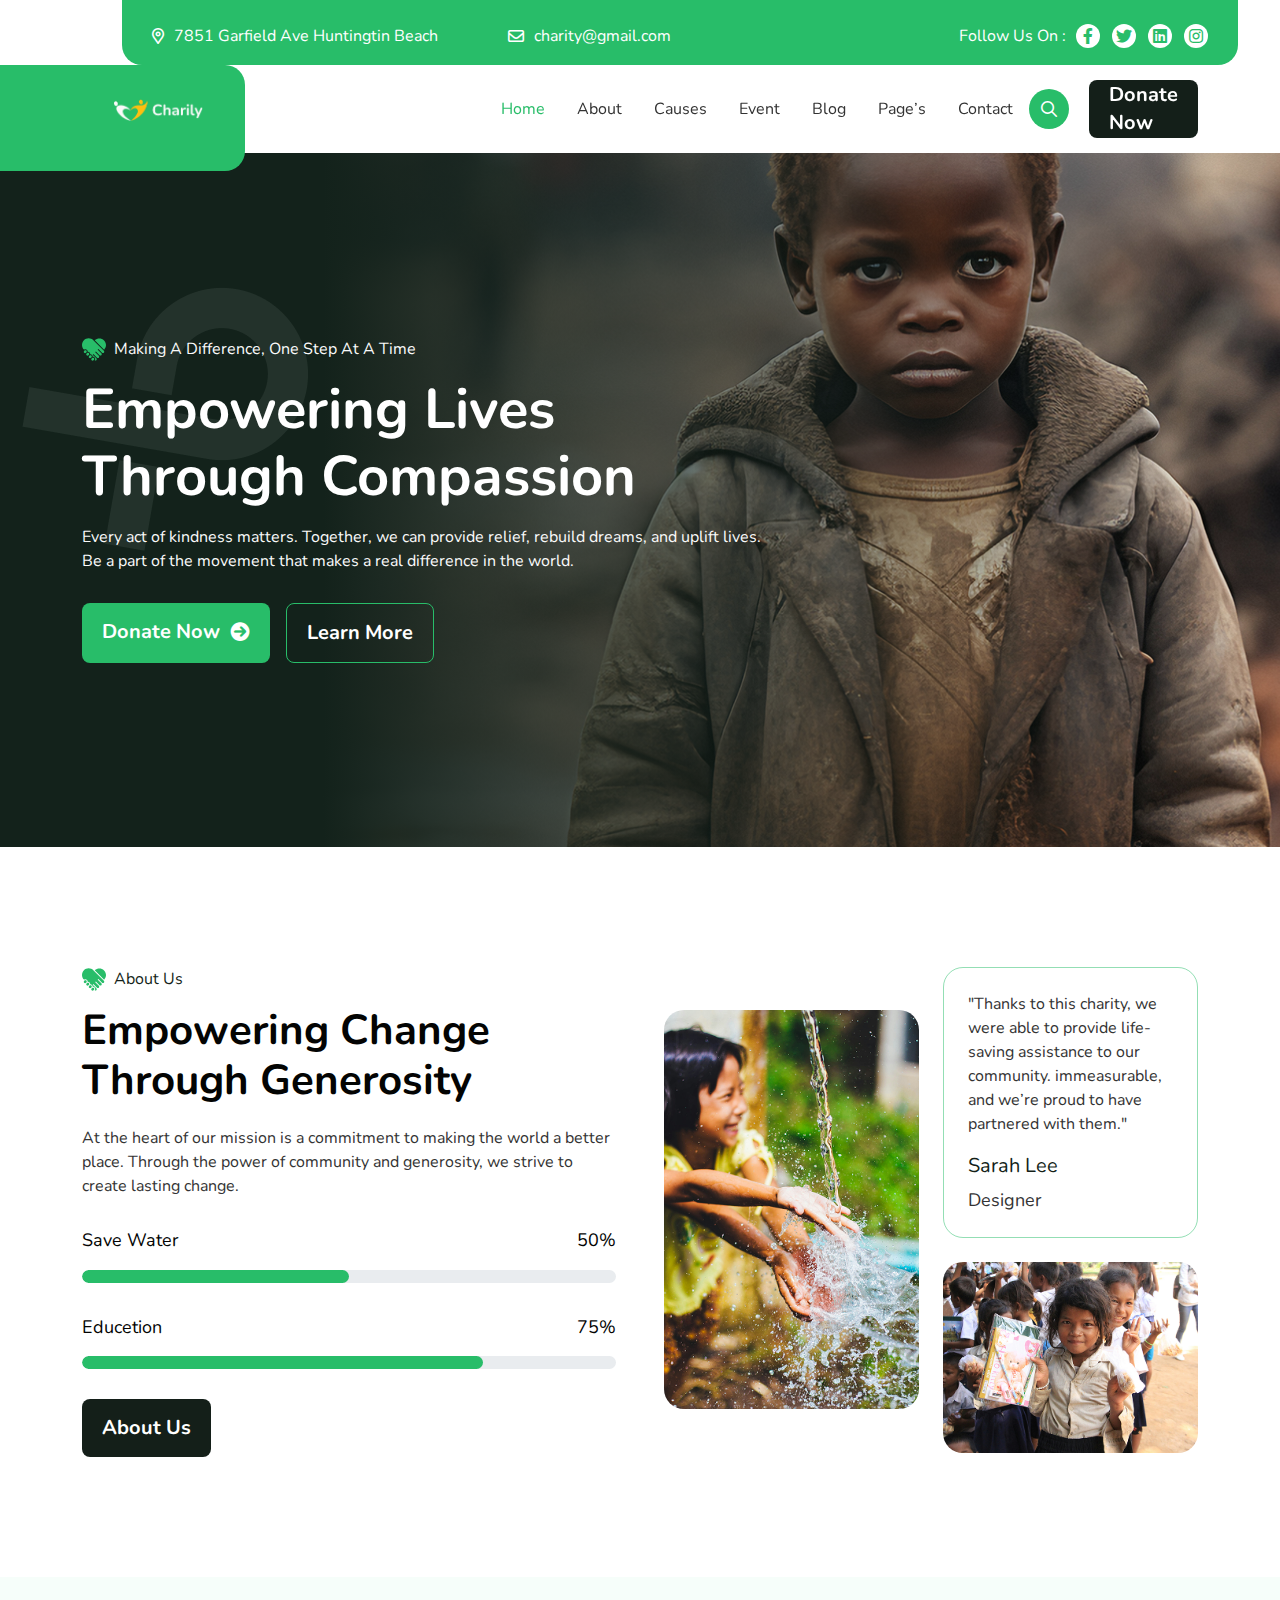
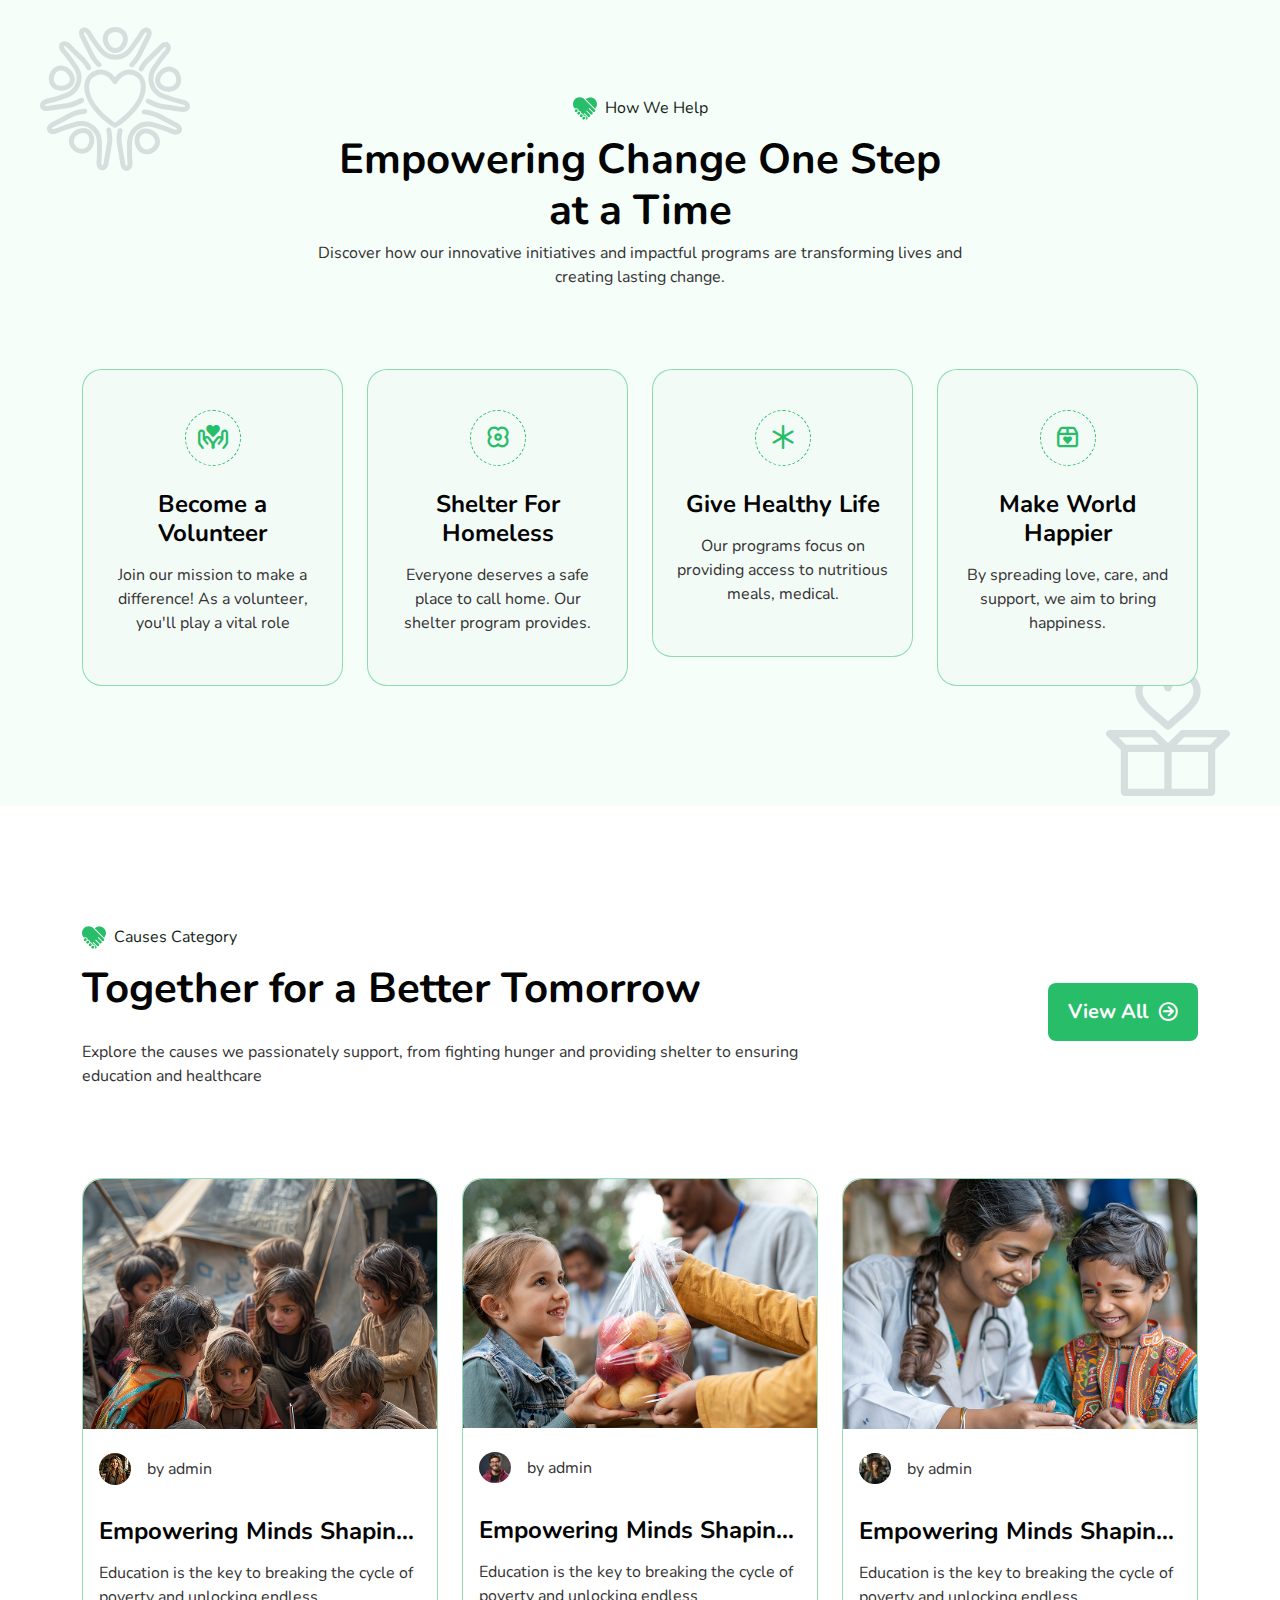
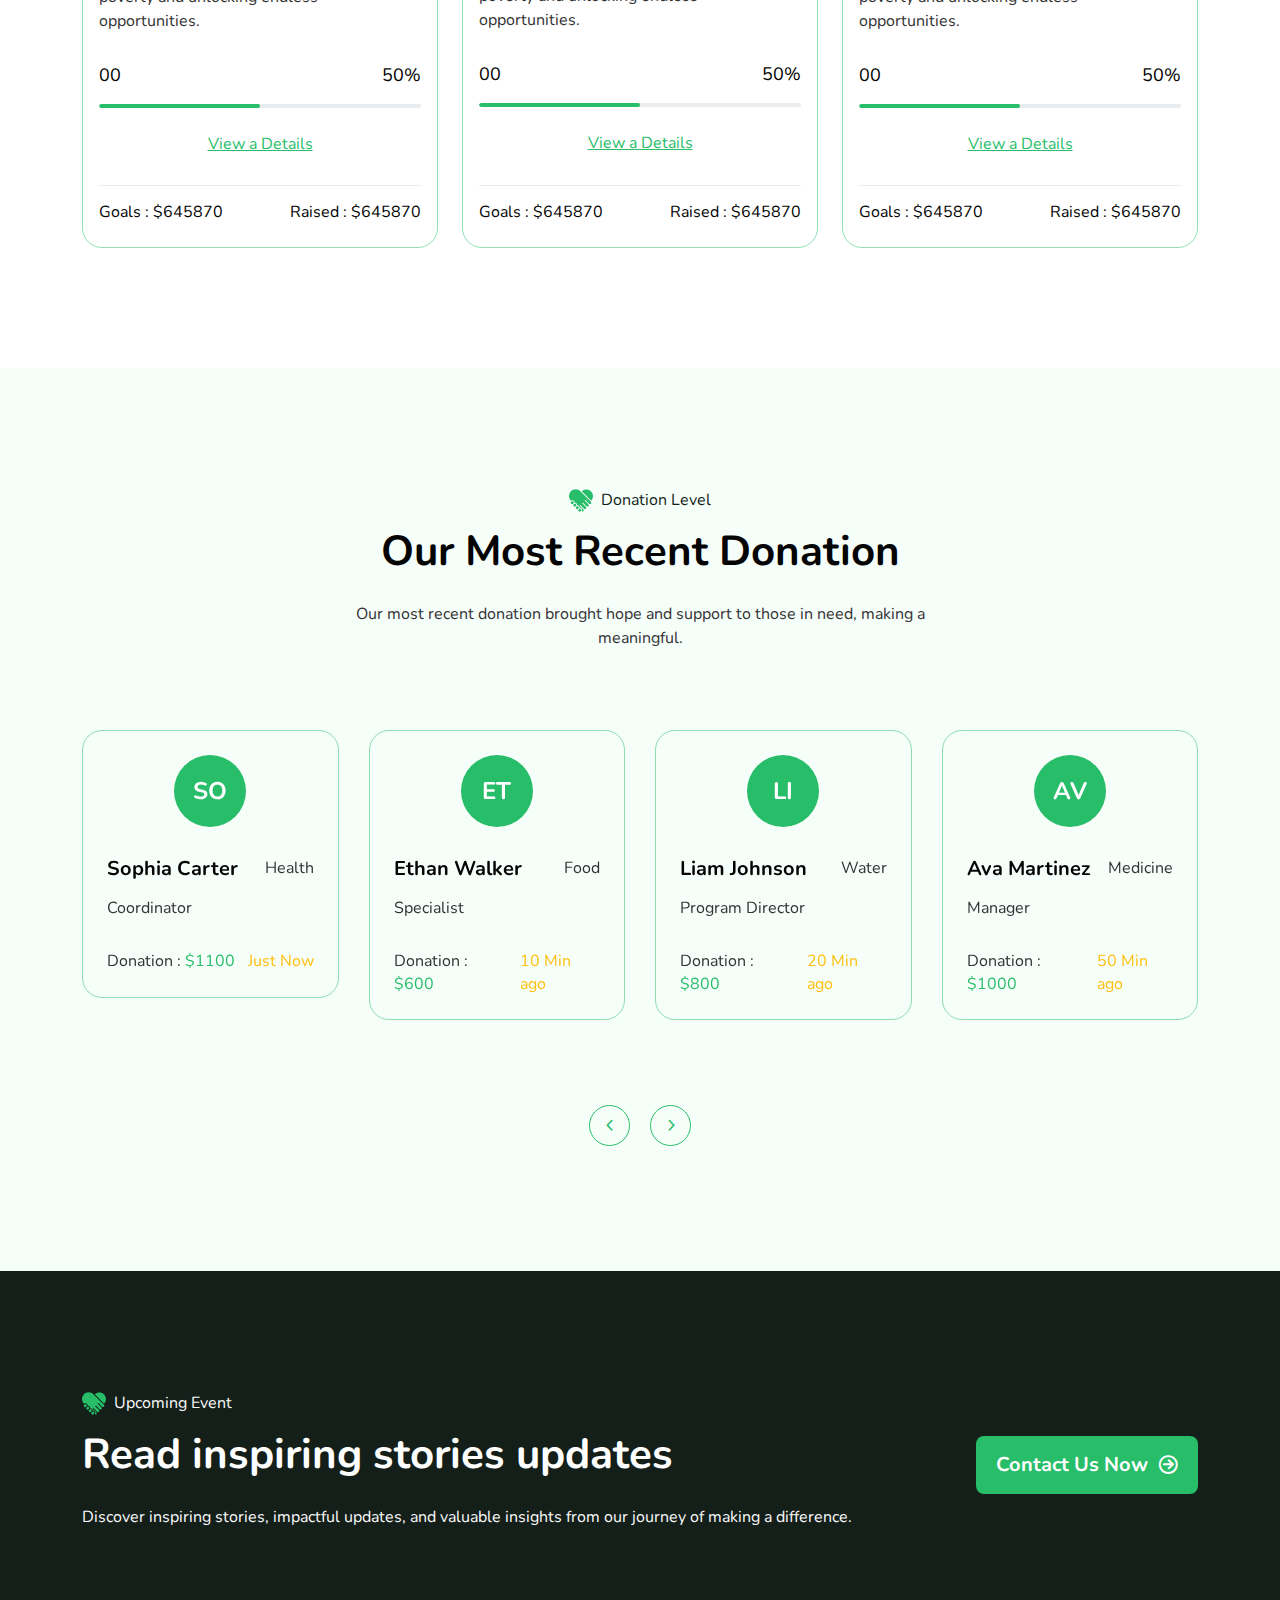
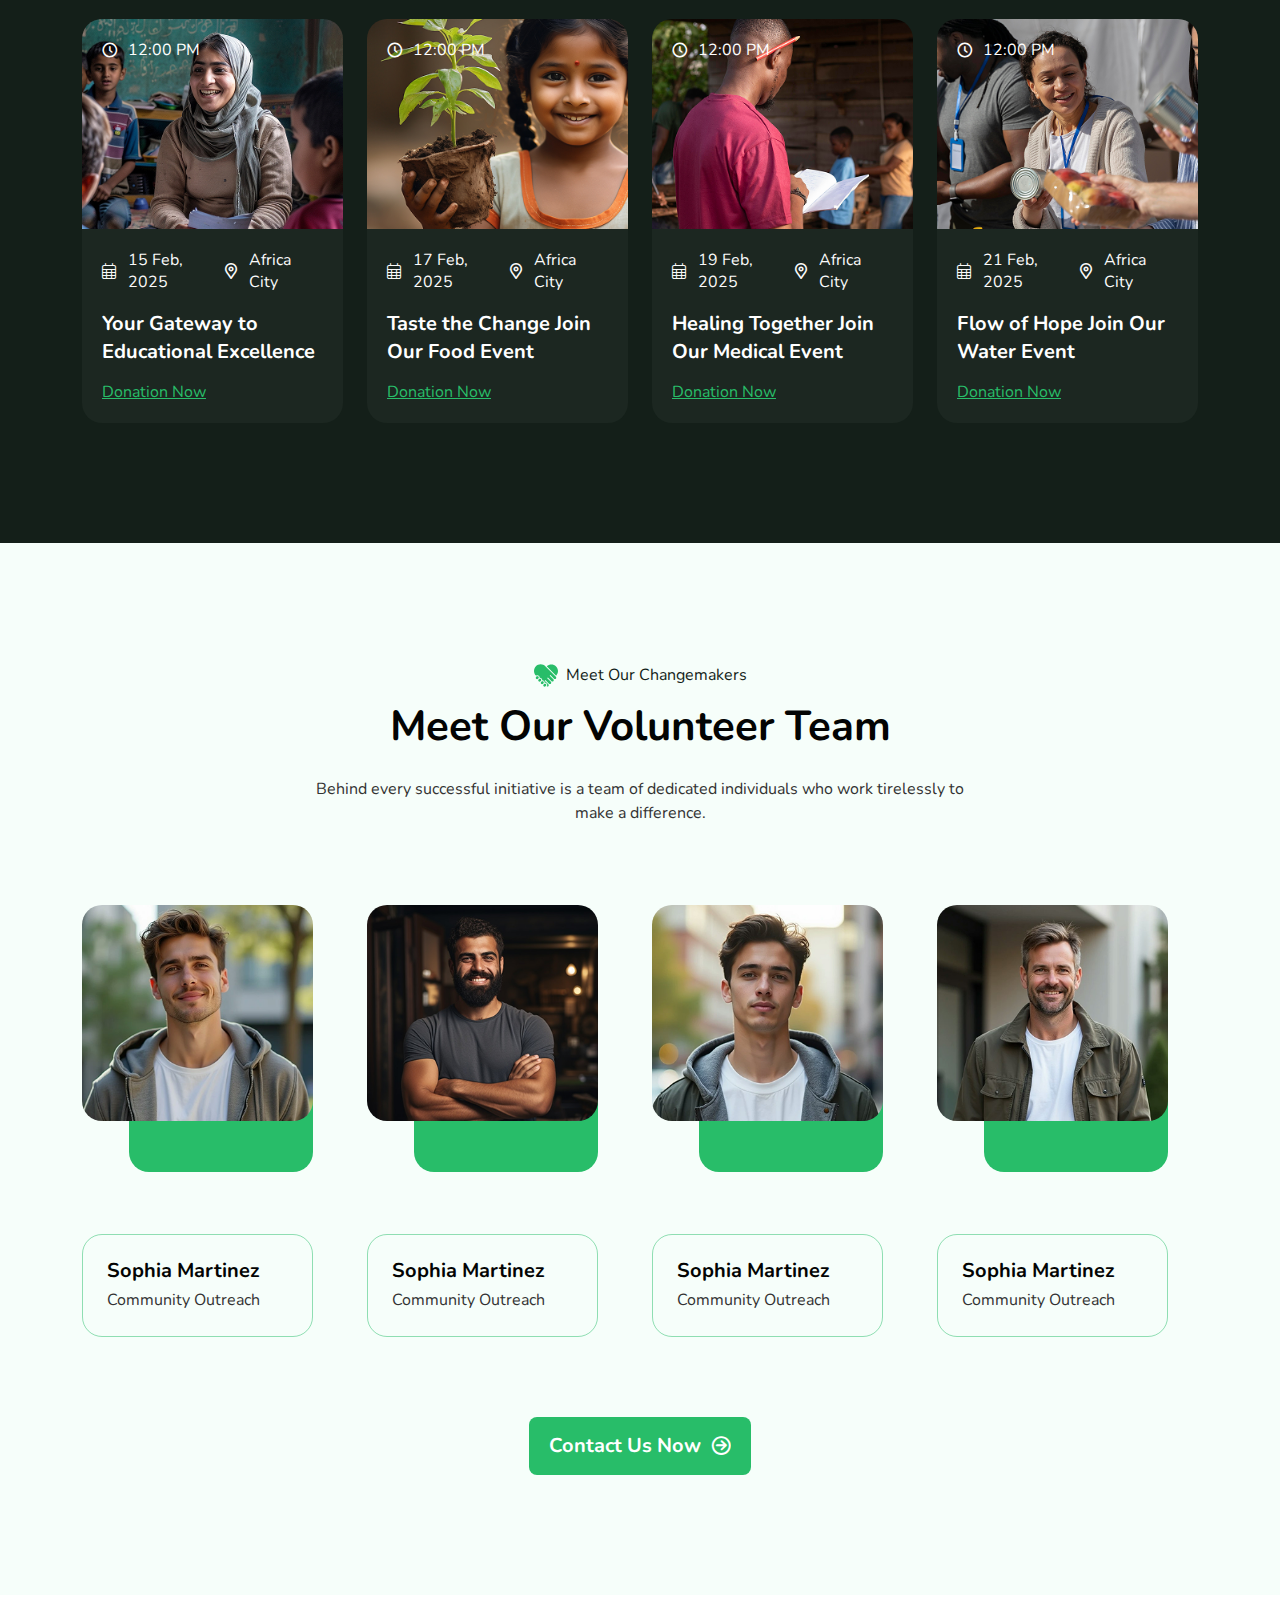
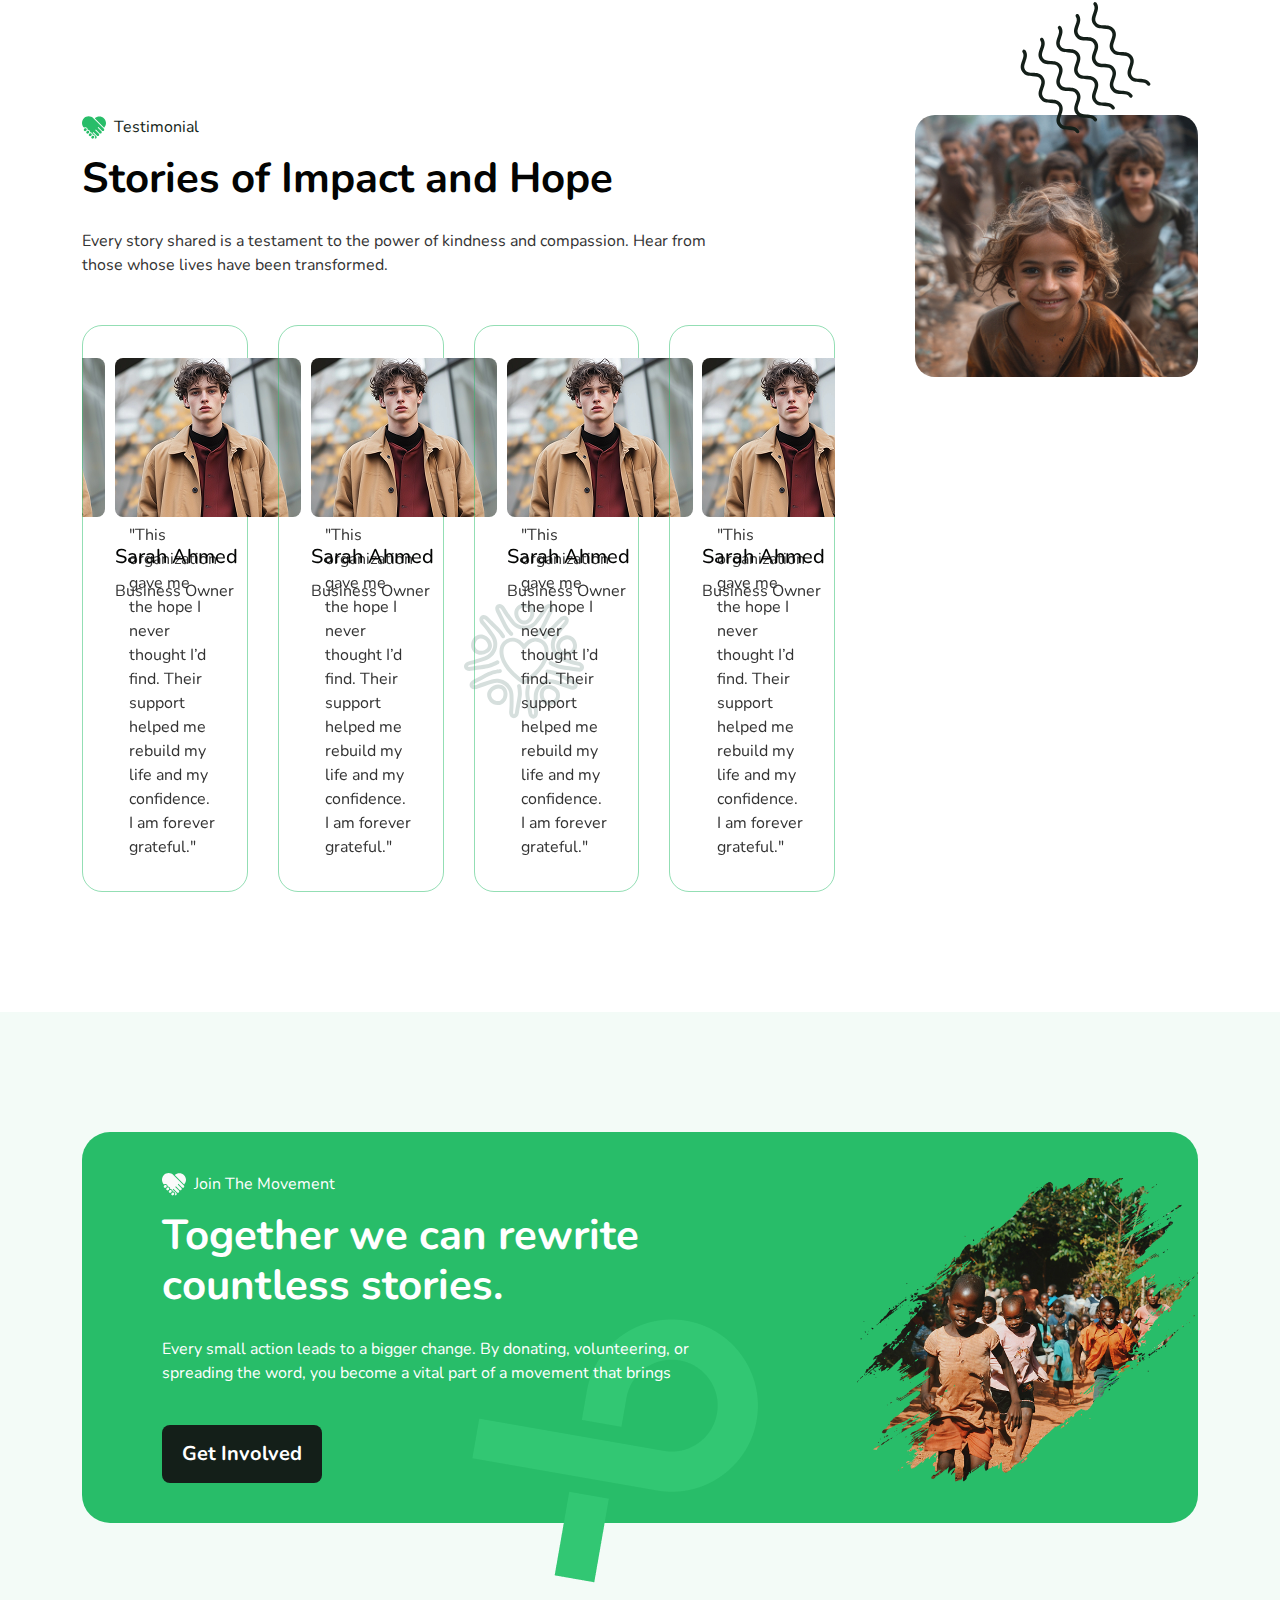
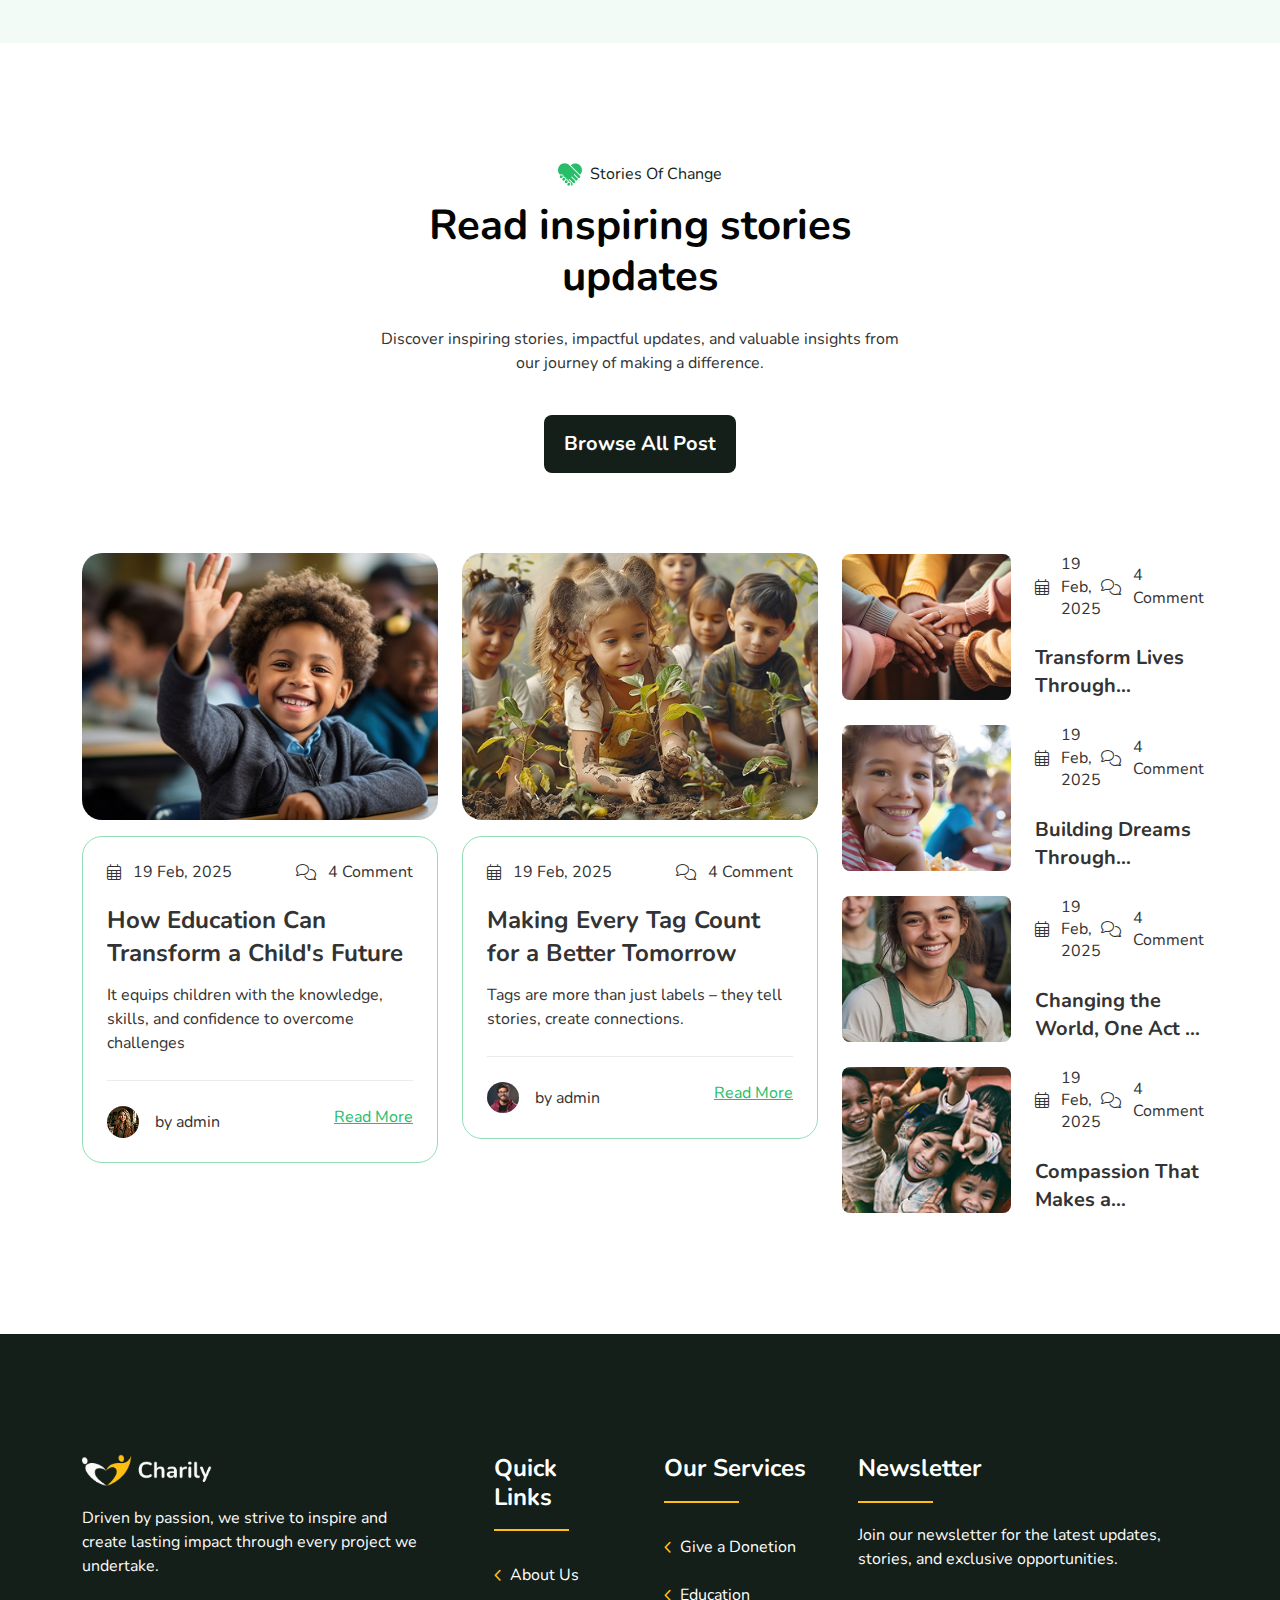
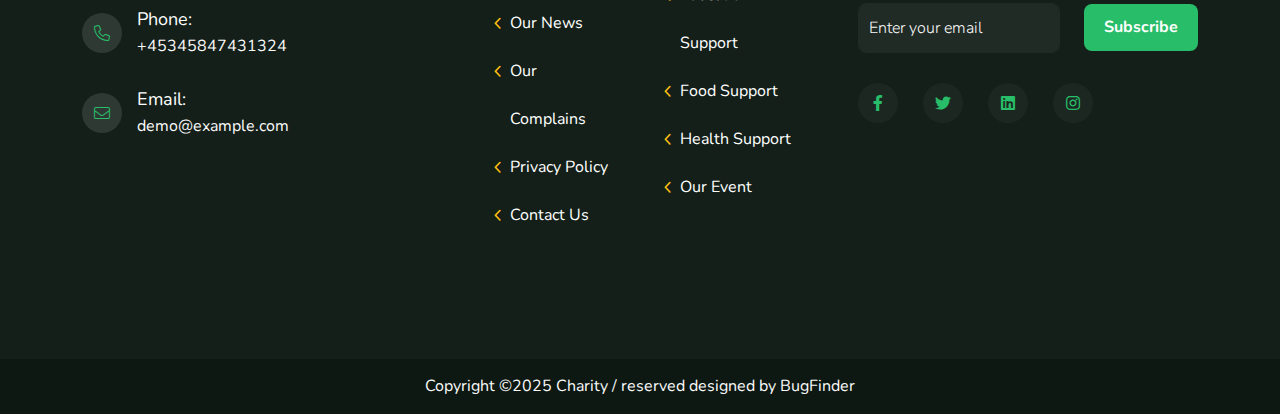
<file: index.html>
<!DOCTYPE html>
<html lang="en">

<head>
  <meta charset="UTF-8" />
  <meta http-equiv="X-UA-Compatible" content="IE=edge" />
  <meta name="viewport" content="width=device-width, initial-scale=1.0" />

  <title>Charily</title>
  <!-- Favicon link -->
  <link rel="shortcut icon" href="./assets/img/logo/favicon.png" type="image/x-icon" />
  <!-- Fontawesome6 Css link -->
  <link rel="stylesheet" href="assets/css/all.min.css" />
  <!-- Bootstrap5 Css link -->
  <link rel="stylesheet" href="assets/css/bootstrap.min.css" />
  <!-- Owl carousel Css link -->
  <link rel="stylesheet" href="assets/css/owl.carousel.min.css" />
  <link rel="stylesheet" href="assets/css/owl.theme.default.min.css" />
  <!-- select2 Css link -->
  <link rel="stylesheet" href="assets/css/select2.min.css" />
  <!-- swiper Css link -->
  <link rel="stylesheet" href="assets/css/swiper-bundle.min.css" />
  <!-- Nice select Css-link -->
  <link rel="stylesheet" href="assets/css/nice-select.css" />
  <!-- intlTelInput Css link -->
  <link rel="stylesheet" href="assets/css/intlTelInput.min.css" />
  <!-- Style Css link -->
  <link rel="stylesheet" href="assets/css/style.css" />
</head>

<body class="">

  <!-- Header top section start -->
  <div class="header-top-section">
    <div class="container">
      <div class="header-top-inner">
        <ul class="contact-info">
          <li>
            <a href="tel:+881234587">
              <i class="fa-regular fa-location-dot"></i>
              <span>7851 Garfield Ave Huntingtin Beach</span>
            </a>
          </li>
          <li>
            <a href="mailto:someone@example.com">
              <i class="fa-regular fa-envelope"></i>
              <span>charity@gmail.com</span>
            </a>
          </li>
        </ul>
        <div class="right-side">
          Follow Us On :
          <ul class="social-box">
            <li>
              <a href="https://facebook.com" aria-label="Facebook">
                <i class="fab fa-facebook-f"></i>
              </a>
            </li>
            <li>
              <a href="https://twitter.com" aria-label="Twitter">
                <i class="fab fa-twitter"></i></a>
            </li>
            <li>
              <a href="https://www.linkedin.com" aria-label="Linkedin">
                <i class="fab fa-linkedin"></i></a>
            </li>
            <li>
              <a href="https://instagram.com" aria-label="Instagram">
                <i class="fab fa-instagram"></i></a>
            </li>
          </ul>
        </div>
      </div>
    </div>
  </div>
  <!-- Header top section end -->

  <!-- Nav section start -->
  <nav class="navbar navbar-expand-lg sticky-top">
    <div class="container">
      <div class="nav-logo-box">
        <a class="navbar-brand logo" href="index.html"><img src="assets/img/logo/logo.png" alt="digiGoods" /></a>
      </div>
      <button class="navbar-toggler" type="button" data-bs-toggle="offcanvas" data-bs-target="#offcanvasNavbar"
        aria-controls="offcanvasNavbar">
        <i class="fa-light fa-list"></i>
      </button>
      <div class="offcanvas offcanvas-end" tabindex="-1" id="offcanvasNavbar" aria-labelledby="offcanvasNavbar">
        <div class="offcanvas-header">
          <a class="navbar-brand" href="index.html"><img class="logo" src="assets/img/logo/logo.png"
              alt="digiGoods" /></a>

          <button type="button" class="cmn-btn-close" data-bs-dismiss="offcanvas" aria-label="Close">
            <i class="fa-light fa-arrow-right"></i>
          </button>
        </div>
        <div class="offcanvas-body align-items-center justify-content-between">
          <ul class="navbar-nav">
            <li class="nav-item">
              <a class="nav-link active" aria-current="page" href="index.html">home</a>
            </li>
            <li class="nav-item">
              <a class="nav-link" href="about.html">About</a>
            </li>
            <li class="nav-item">
              <a class="nav-link" href="causes.html">Causes</a>
            </li>
            <li class="nav-item">
              <a class="nav-link" href="event.html">Event</a>
            </li>
            <li class="nav-item">
              <a class="nav-link" href="blog.html">Blog</a>
            </li>
            <li class="nav-item">
              <a class="nav-link" href="Pages.html">Page’s</a>
            </li>
            <li class="nav-item">
              <a class="nav-link" href="contact.html">Contact</a>
            </li>
          </ul>
        </div>
      </div>
      <div class="nav-right">
        <ul class="custom-nav">
          <li class="nav-item d-none d-sm-block">
            <a href="" class="nav-link nav-search-icon">
              <i class="fa-regular fa-magnifying-glass"></i>
            </a>
          </li>
          <li class="nav-item">
            <a href="pricing.html" class="nav-link p-0">
              <div class="cmn-btn2">
                <div class="btn-wrapper">
                  <div class="main-text btn-single">Donate Now</div>
                  <div class="hover-text btn-single">Donate Now</div>
                </div>
              </div>
            </a>
          </li>
        </ul>
      </div>
    </div>
  </nav>
  <!-- Nav section end -->

  <!-- Bottom Mobile Tab nav section start -->
  <ul class="nav bottom-nav fixed-bottom d-lg-none">
    <li class="nav-item">
      <a class="nav-link" data-bs-toggle="offcanvas" role="button" aria-controls="offcanvasNavbar"
        href="#offcanvasNavbar" aria-current="page"><i class="fa-light fa-list"></i></a>
    </li>
    <li class="nav-item">
      <a class="nav-link" href="#"><i class="fa-light fa-planet-ringed"></i></a>
    </li>
    <li class="nav-item">
      <a class="nav-link active"><i class="fa-regular fa-house"></i></a>
    </li>
    <li class="nav-item">
      <a class="nav-link" href="#" data-bs-toggle="modal" data-bs-target="#search-modal"><i
          class="fa-light fa-magnifying-glass"></i></a>
    </li>
    <li class="nav-item">
      <a class="nav-link" href="#"><i class="fa-light fa-user"></i></a>
    </li>
  </ul>
  <!-- Bottom Mobile Tab nav section end -->

  <!-- Hero section start -->
  <section class="hero-section">
    <div class="container">
      <div class="hero-content">
        <div class="section-subtitle">
          <div class="img-box">
            <img src="./assets/img/section-subtitle/heart.svg" alt="" />
          </div>
          <div class="text-box">Making a Difference, One Step at a Time</div>
        </div>
        <h1>Empowering Lives Through Compassion</h1>
        <p class="mt-15">
          Every act of kindness matters. Together, we can provide relief, rebuild dreams, and uplift lives. Be
          a part of the movement that makes a real difference in the world.
        </p>
        <div class="d-flex gap-3 mt-30">
          <a href="" class="cmn-btn">
            <div class="btn-wrapper">
              <div class="main-text btn-single">
                Donate Now
                <i class="fa-solid fa-circle-arrow-right"></i>
              </div>
              <div class="hover-text btn-single">
                Donate Now
                <i class="fa-solid fa-circle-arrow-right"></i>
              </div>
            </div>
          </a>
          <a href="" class="cmn-btn3">
            <div class="btn-wrapper">
              <div class="main-text btn-single">Learn More</div>
              <div class="hover-text btn-single">Learn More</div>
            </div>
          </a>
        </div>
        <div class="vector-img">
          <img src="./assets/img/hero/vector.png" alt="" />
        </div>
      </div>
    </div>
    <div class="background-img">
      <img src="./assets/img/hero/portrait-sad-child.png" alt="" />
    </div>
    <div class="shape1">

    </div>
  </section>
  <!-- Hero section end -->

  <!-- About section start -->
  <section class="about-section">
    <div class="container">
      <div class="row g-4 g-lg-5">
        <div class="col-lg-6">
          <div class="section-subtitle">
            <div class="img-box">
              <img src="./assets/img/section-subtitle/heart.svg" alt="" />
            </div>
            <div class="text-box">About Us</div>
          </div>
          <h2>Empowering Change Through Generosity</h2>
          <p class="mt-20">
            At the heart of our mission is a commitment to making the world a better place. Through the power of
            community and generosity, we strive to create lasting change.
          </p>
          <div class="custom-progress">
            <div class="item">
              <div class="top-text">
                <span>Save Water</span>
                <span>50%</span>
              </div>
              <div class="progress" role="progressbar" aria-label="Basic example" aria-valuenow="50" aria-valuemin="0"
                aria-valuemax="100">
                <div class="progress-bar" style="width: 50%;"></div>
              </div>
            </div>
            <div class="item">
              <div class="top-text">
                <span>Educetion</span>
                <span>75%</span>
              </div>
              <div class="progress" role="progressbar" aria-label="Basic example" aria-valuenow="75" aria-valuemin="0"
                aria-valuemax="100">
                <div class="progress-bar" style="width: 75%;"></div>
              </div>
            </div>
          </div>
          <a href="" class="cmn-btn2 mt-30">
            <div class="btn-wrapper">
              <div class="main-text btn-single">About Us</div>
              <div class="hover-text btn-single">About Us</div>
            </div>
          </a>
        </div>

        <div class="col-lg-6">
          <div class="right-side">
            <div class="row g-4 align-items-center">
              <div class="col-lg-6">
                <div class="img-box-big">
                  <img src="./assets/img/about/about-img-big.png" alt="" />
                </div>
              </div>
              <div class="col-lg-6">
                <div class="row g-4">
                  <div class="col-12">
                    <div class="about-review-box">
                      <p>
                        "Thanks to this charity, we were able to provide life-saving assistance to our community.
                        immeasurable, and we’re proud to have partnered with them."
                      </p>
                      <div class="title">Sarah Lee</div>
                      <div class="post">Designer</div>
                    </div>
                  </div>
                  <div class="col-12">
                    <div class="img-box-small">
                      <img src="./assets/img/about/about-img-small.png" alt="" />
                    </div>
                  </div>
                </div>
              </div>
            </div>
          </div>
        </div>
      </div>
    </div>
  </section>
  <!-- About section end -->

  <!-- Feature section start -->
  <section class="feature-section">
    <div class="container">
      <div class="section-header">
        <div class="section-subtitle">
          <div class="img-box">
            <img src="./assets/img/section-subtitle/heart.svg" alt="" />
          </div>
          <div class="text-box">How We Help</div>
        </div>
        <h2>Empowering Change One Step at a Time</h2>
        <p>Discover how our innovative initiatives and impactful programs are transforming lives and creating lasting
          change.</p>
      </div>
      <div class="row g-4">
        <div class="col-lg-3">
          <div class="feature-box">
            <div class="icon-box">
              <i class="fa-regular fa-hands-holding-heart"></i>
            </div>
            <div class="text-box">
              <h4>Become a Volunteer</h4>
              <p class="mt-15">Join our mission to make a difference! As a volunteer, you'll play a vital role</p>
            </div>
          </div>
        </div>
        <div class="col-lg-3">
          <div class="feature-box">
            <div class="icon-box">
              <i class="fa-regular fa-flower"></i>
            </div>
            <div class="text-box">
              <h4>Shelter For Homeless</h4>
              <p class="mt-15">Everyone deserves a safe place to call home. Our shelter program provides.</p>
            </div>
          </div>
        </div>
        <div class="col-lg-3">
          <div class="feature-box">
            <div class="icon-box">
              <i class="fa-regular fa-star-of-life"></i>
            </div>
            <div class="text-box">
              <h4>Give Healthy Life</h4>
              <p class="mt-15">Our programs focus on providing access to nutritious meals, medical.</p>
            </div>
          </div>
        </div>
        <div class="col-lg-3">
          <div class="feature-box">
            <div class="icon-box">
              <i class="fa-regular fa-box-heart"></i>
            </div>
            <div class="text-box">
              <h4>Make World Happier</h4>
              <p class="mt-15"> By spreading love, care, and support, we aim to bring happiness.</p>
            </div>
          </div>
        </div>
      </div>
    </div>
    <div class="feature-shape1">
      <img src="./assets/img/feature/shape1.svg" alt="">
    </div>
    <div class="feature-shape2">
      <img src="./assets/img/feature/shape2.svg" alt="">
    </div>
  </section>
  <!-- Feature section end -->

  <!-- Cause Category section start -->
  <section class="cause-category-section">
    <div class="container">
      <div class="section-header d-flex align-items-center justify-content-between">
        <div>
          <div class="section-subtitle">
            <div class="img-box">
              <img src="./assets/img/section-subtitle/heart.svg" alt="" />
            </div>
            <div class="text-box">Causes Category</div>
          </div>
          <h2>Together for a Better Tomorrow</h2>
          <p class="mt-25">Explore the causes we passionately support, from fighting hunger and providing shelter to
            ensuring <br> education and healthcare</p>
        </div>
        <a href="" class="cmn-btn">
          <div class="btn-wrapper">
            <div class="main-text btn-single">View all <i class="fa-regular fa-circle-arrow-right"></i></div>
            <div class="hover-text btn-single">View all <i class="fa-regular fa-circle-arrow-right"></i></div>
          </div>
        </a>
      </div>
      <div class="row g-4">
        <div class="col-lg-4">
          <div class="causes-box">
            <div class="img-box">
              <img src="./assets/img/causes/photorealistic-kid-refugee-camp.png" alt="">
            </div>
            <div class="text-box">
              <div class="admin-box">
                <div class="admin-img-box">
                  <img src="./assets/img/causes/admin.png" alt="">
                </div>
                <div class="admin-text-box">
                  <div class="admin-title">
                    by admin
                  </div>
                </div>
              </div>
              <h4><a href="" class="title">Empowering Minds Shaping Futures</a></h4>
              <p class="mt-15">Education is the key to breaking the cycle of poverty and unlocking endless
                opportunities.</p>
              <div class="custom-progress">
                <div class="item">
                  <div class="top-text">
                    <span>00</span>
                    <span>50%</span>
                  </div>
                  <div class="progress" role="progressbar" aria-label="Basic example" aria-valuenow="50"
                    aria-valuemin="0" aria-valuemax="100">
                    <div class="progress-bar" style="width: 50%;"></div>
                  </div>
                </div>
              </div>
              <div class="text-center">
                <a href="" class="link-underline highlight mt-25">View a Details</a>
              </div>
              <hr class="cmn-hr mt-30 mb-15">
              <div class="funding-stats">
                <span>Goals : $645870</span>
                <span>Raised : $645870</span>
              </div>
            </div>
          </div>
        </div>
        <div class="col-lg-4">
          <div class="causes-box">
            <div class="img-box">
              <img src="./assets/img/causes/photorealistic-kid-refugee-camp2.png" alt="">
            </div>
            <div class="text-box">
              <div class="admin-box">
                <div class="admin-img-box">
                  <img src="./assets/img/causes/admin2.png" alt="">
                </div>
                <div class="admin-text-box">
                  <div class="admin-title">
                    by admin
                  </div>
                </div>
              </div>
              <h4><a href="" class="title">Empowering Minds Shaping Futures</a></h4>
              <p class="mt-15">Education is the key to breaking the cycle of poverty and unlocking endless
                opportunities.</p>
              <div class="custom-progress">
                <div class="item">
                  <div class="top-text">
                    <span>00</span>
                    <span>50%</span>
                  </div>
                  <div class="progress" role="progressbar" aria-label="Basic example" aria-valuenow="50"
                    aria-valuemin="0" aria-valuemax="100">
                    <div class="progress-bar" style="width: 50%;"></div>
                  </div>
                </div>
              </div>
              <div class="text-center">
                <a href="" class="link-underline highlight mt-25">View a Details</a>
              </div>
              <hr class="cmn-hr mt-30 mb-15">
              <div class="funding-stats">
                <span>Goals : $645870</span>
                <span>Raised : $645870</span>
              </div>
            </div>
          </div>
        </div>
        <div class="col-lg-4">
          <div class="causes-box">
            <div class="img-box">
              <img src="./assets/img/causes/photorealistic-kid-refugee-camp3.png" alt="">
            </div>
            <div class="text-box">
              <div class="admin-box">
                <div class="admin-img-box">
                  <img src="./assets/img/causes/admin3.png" alt="">
                </div>
                <div class="admin-text-box">
                  <div class="admin-title">
                    by admin
                  </div>
                </div>
              </div>
              <h4><a href="" class="title">Empowering Minds Shaping Futures</a></h4>
              <p class="mt-15">Education is the key to breaking the cycle of poverty and unlocking endless
                opportunities.</p>
              <div class="custom-progress">
                <div class="item">
                  <div class="top-text">
                    <span>00</span>
                    <span>50%</span>
                  </div>
                  <div class="progress" role="progressbar" aria-label="Basic example" aria-valuenow="50"
                    aria-valuemin="0" aria-valuemax="100">
                    <div class="progress-bar" style="width: 50%;"></div>
                  </div>
                </div>
              </div>
              <div class="text-center">
                <a href="" class="link-underline highlight mt-25">View a Details</a>
              </div>
              <hr class="cmn-hr mt-30 mb-15">
              <div class="funding-stats">
                <span>Goals : $645870</span>
                <span>Raised : $645870</span>
              </div>
            </div>
          </div>
        </div>
      </div>
    </div>
  </section>
  <!-- Cause Category section end -->

  <!-- Donation section start -->
  <section class="donation-section">
    <div class="container">
      <div class="section-header">
        <div class="section-subtitle">
          <div class="img-box">
            <img src="./assets/img/section-subtitle/heart.svg" alt="" />
          </div>
          <div class="text-box">Donation Level</div>
        </div>
        <h2>Our Most Recent Donation</h2>
        <p class="mt-25">Our most recent donation brought hope and support to those in need, making a meaningful.</p>
      </div>
      <div class="owl-carousel owl-theme donation-carousel">
        <div class="item">
          <div class="donation-box">
            <div class="name-img-box">so</div>
            <div class="d-flex justify-content-between gap-2 mt-30">
              <h5>Sophia Carter</h5> <span>Health</span>
            </div>
            <p class="mt-10">Coordinator</p>
            <div class="donation-entry">
              <div>Donation : <span class="highlight">$1100</span></div>
              <div class="donation-time">Just Now</div>
            </div>
          </div>
        </div>
        <div class="item">
          <div class="donation-box">
            <div class="name-img-box">ET</div>
            <div class="d-flex justify-content-between gap-2 mt-30">
              <h5>Ethan Walker</h5> <span>Food</span>
            </div>
            <p class="mt-10">Specialist</p>
            <div class="donation-entry">
              <div>Donation : <span class="highlight">$600</span></div>
              <div class="donation-time">10 Min ago</div>
            </div>
          </div>
        </div>
        <div class="item">
          <div class="donation-box">
            <div class="name-img-box">LI</div>
            <div class="d-flex justify-content-between gap-2 mt-30">
              <h5>Liam Johnson</h5> <span>Water</span>
            </div>
            <p class="mt-10">Program Director</p>
            <div class="donation-entry">
              <div>Donation : <span class="highlight">$800</span></div>
              <div class="donation-time">20 Min ago</div>
            </div>
          </div>
        </div>
        <div class="item">
          <div class="donation-box">
            <div class="name-img-box">AV</div>
            <div class="d-flex justify-content-between gap-2 mt-30">
              <h5>Ava Martinez</h5> <span>Medicine</span>
            </div>
            <p class="mt-10">Manager</p>
            <div class="donation-entry">
              <div>Donation : <span class="highlight">$1000</span></div>
              <div class="donation-time">50 Min ago</div>
            </div>
          </div>
        </div>
        <div class="item">
          <div class="donation-box">
            <div class="name-img-box">so</div>
            <div class="d-flex justify-content-between gap-2 mt-30">
              <h5>Sophia Carter</h5> <span>Health</span>
            </div>
            <p class="mt-10">Coordinator</p>
            <div class="donation-entry">
              <div>Donation : <span class="highlight">$1100</span></div>
              <div class="donation-time">Just Now</div>
            </div>
          </div>
        </div>
        <div class="item">
          <div class="donation-box">
            <div class="name-img-box">ET</div>
            <div class="d-flex justify-content-between gap-2 mt-30">
              <h5>Ethan Walker</h5> <span>Food</span>
            </div>
            <p class="mt-10">Specialist</p>
            <div class="donation-entry">
              <div>Donation : <span class="highlight">$600</span></div>
              <div class="donation-time">10 Min ago</div>
            </div>
          </div>
        </div>
        <div class="item">
          <div class="donation-box">
            <div class="name-img-box">LI</div>
            <div class="d-flex justify-content-between gap-2 mt-30">
              <h5>Liam Johnson</h5> <span>Water</span>
            </div>
            <p class="mt-10">Program Director</p>
            <div class="donation-entry">
              <div>Donation : <span class="highlight">$800</span></div>
              <div class="donation-time">20 Min ago</div>
            </div>
          </div>
        </div>
        <div class="item">
          <div class="donation-box">
            <div class="name-img-box">AV</div>
            <div class="d-flex justify-content-between gap-2 mt-30">
              <h5>Ava Martinez</h5> <span>Medicine</span>
            </div>
            <p class="mt-10">Manager</p>
            <div class="donation-entry">
              <div>Donation : <span class="highlight">$1000</span></div>
              <div class="donation-time">50 Min ago</div>
            </div>
          </div>
        </div>
      </div>
    </div>
  </section>
  <!-- Donation section end -->

  <!-- Event section start -->
  <section class="event-section">
    <div class="container">
      <div class="section-header d-flex align-items-center justify-content-between">
        <div>
          <div class="section-subtitle">
            <div class="img-box">
              <img src="./assets/img/section-subtitle/heart.svg" alt="" />
            </div>
            <div class="text-box">Upcoming Event</div>
          </div>
          <h2>Read inspiring stories updates</h2>
          <p class="mt-25">Discover inspiring stories, impactful updates, and valuable insights from our journey of
            making a difference.</p>
        </div>
        <a href="" class="cmn-btn">
          <div class="btn-wrapper">
            <div class="main-text btn-single">Contact Us Now <i class="fa-regular fa-circle-arrow-right"></i></div>
            <div class="hover-text btn-single">Contact Us Now <i class="fa-regular fa-circle-arrow-right"></i></div>
          </div>
        </a>
      </div>
      <div class="row g-4">
        <div class="col-lg-3">
          <div class="event-box">
            <div class="img-box">
              <img src="./assets/img/event/event.png" alt="">
              <div class="time"><i class="fa-regular fa-clock"></i>12:00 PM</div>
            </div>
            <div class="text-box">
              <ul class="meta">
                <div class="item"><i class="fa-light fa-calendar-days"></i> 15 Feb, 2025</div>
                <div class="item"><i class="fa-regular fa-location-dot"></i> Africa City </div>
              </ul>
              <div class="title">Your Gateway to Educational Excellence</div>
              <a href="" class="link-underline highlight mt-15">Donation Now </a>
            </div>
          </div>
        </div>
        <div class="col-lg-3">
          <div class="event-box">
            <div class="img-box">
              <img src="./assets/img/event/event2.png" alt="">
              <div class="time"><i class="fa-regular fa-clock"></i>12:00 PM</div>
            </div>
            <div class="text-box">
              <ul class="meta">
                <div class="item"><i class="fa-light fa-calendar-days"></i> 17 Feb, 2025</div>
                <div class="item"><i class="fa-regular fa-location-dot"></i> Africa City </div>
              </ul>
              <div class="title">Taste the Change Join Our Food Event</div>
              <a href="" class="link-underline highlight mt-15">Donation Now </a>
            </div>
          </div>
        </div>
        <div class="col-lg-3">
          <div class="event-box">
            <div class="img-box">
              <img src="./assets/img/event/event3.png" alt="">
              <div class="time"><i class="fa-regular fa-clock"></i>12:00 PM</div>
            </div>
            <div class="text-box">
              <ul class="meta">
                <div class="item"><i class="fa-light fa-calendar-days"></i> 19 Feb, 2025</div>
                <div class="item"><i class="fa-regular fa-location-dot"></i> Africa City </div>
              </ul>
              <div class="title">Healing Together Join Our Medical Event</div>
              <a href="" class="link-underline highlight mt-15">Donation Now </a>
            </div>
          </div>
        </div>
        <div class="col-lg-3">
          <div class="event-box">
            <div class="img-box">
              <img src="./assets/img/event/event4.png" alt="">
              <div class="time"><i class="fa-regular fa-clock"></i>12:00 PM</div>
            </div>
            <div class="text-box">
              <ul class="meta">
                <div class="item"><i class="fa-light fa-calendar-days"></i> 21 Feb, 2025</div>
                <div class="item"><i class="fa-regular fa-location-dot"></i> Africa City </div>
              </ul>
              <div class="title">Flow of Hope Join Our Water Event</div>
              <a href="" class="link-underline highlight mt-15">Donation Now </a>
            </div>
          </div>
        </div>
      </div>
    </div>
  </section>
  <!-- Event section end -->

  <!-- Team section start -->
  <section class="team-section">
    <div class="container">
      <div class="section-header">
        <div class="section-subtitle">
          <div class="img-box">
            <img src="./assets/img/section-subtitle/heart.svg" alt="" />
          </div>
          <div class="text-box">Meet Our Changemakers</div>
        </div>
        <h2>Meet Our Volunteer Team</h2>
        <p class="mt-25">Behind every successful initiative is a team of dedicated individuals who work tirelessly to
          make a difference.</p>
      </div>
      <div class="row g-4">
        <div class="col-lg-3">
          <div class="team-box">
            <div class="img-box">
              <img src="./assets/img/team/team.png" alt="">
              <div class="social-container">
                <ul class="social-box">
                  <li>
                    <a href="https://facebook.com" aria-label="Facebook"><i class="fab fa-facebook-f"></i></a>
                  </li>
                  <li>
                    <a href="https://twitter.com" aria-label="Twitter"><i class="fab fa-twitter"></i></a>
                  </li>
                  <li>
                    <a href="https://instagram.com" aria-label="Instagram"><i class="fab fa-youtube"></i></a>
                  </li>
                </ul>
              </div>
            </div>
            <div class="text-box">
              <h5>Sophia Martinez</h5>
              <p class="m-0">Community Outreach</p>
            </div>
          </div>
        </div>
        <div class="col-lg-3">
          <div class="team-box">
            <div class="img-box">
              <img src="./assets/img/team/team2.png" alt="">
              <div class="social-container">
                <ul class="social-box">
                  <li>
                    <a href="https://facebook.com" aria-label="Facebook"><i class="fab fa-facebook-f"></i></a>
                  </li>
                  <li>
                    <a href="https://twitter.com" aria-label="Twitter"><i class="fab fa-twitter"></i></a>
                  </li>
                  <li>
                    <a href="https://instagram.com" aria-label="Instagram"><i class="fab fa-youtube"></i></a>
                  </li>
                </ul>
              </div>
            </div>
            <div class="text-box">
              <h5>Sophia Martinez</h5>
              <p class="m-0">Community Outreach</p>
            </div>
          </div>
        </div>
        <div class="col-lg-3">
          <div class="team-box">
            <div class="img-box">
              <img src="./assets/img/team/team3.png" alt="">
              <div class="social-container">
                <ul class="social-box">
                  <li>
                    <a href="https://facebook.com" aria-label="Facebook"><i class="fab fa-facebook-f"></i></a>
                  </li>
                  <li>
                    <a href="https://twitter.com" aria-label="Twitter"><i class="fab fa-twitter"></i></a>
                  </li>
                  <li>
                    <a href="https://instagram.com" aria-label="Instagram"><i class="fab fa-youtube"></i></a>
                  </li>
                </ul>
              </div>
            </div>
            <div class="text-box">
              <h5>Sophia Martinez</h5>
              <p class="m-0">Community Outreach</p>
            </div>
          </div>
        </div>
        <div class="col-lg-3">
          <div class="team-box">
            <div class="img-box">
              <img src="./assets/img/team/team4.png" alt="">
              <div class="social-container">
                <ul class="social-box">
                  <li>
                    <a href="https://facebook.com" aria-label="Facebook"><i class="fab fa-facebook-f"></i></a>
                  </li>
                  <li>
                    <a href="https://twitter.com" aria-label="Twitter"><i class="fab fa-twitter"></i></a>
                  </li>
                  <li>
                    <a href="https://instagram.com" aria-label="Instagram"><i class="fab fa-youtube"></i></a>
                  </li>
                </ul>
              </div>
            </div>
            <div class="text-box">
              <h5>Sophia Martinez</h5>
              <p class="m-0">Community Outreach</p>
            </div>
          </div>
        </div>
      </div>
      <div class="button-box">
        <a href="" class="cmn-btn">
          <div class="btn-wrapper">
            <div class="main-text btn-single">Contact Us Now <i class="fa-regular fa-circle-arrow-right"></i></div>
            <div class="hover-text btn-single">Contact Us Now <i class="fa-regular fa-circle-arrow-right"></i></div>
          </div>
        </a>
      </div>
    </div>
  </section>
  <!-- Team section end -->

  <!-- Testimonial section start -->
  <section class="testimonial-section">
    <div class="container">
      <div class="testimonial-inner">
        <div class="left-side">
          <div class="section-header">
            <div class="section-subtitle">
              <div class="img-box">
                <img src="./assets/img/section-subtitle/heart.svg" alt="" />
              </div>
              <div class="text-box">Testimonial</div>
            </div>
            <h2>Stories of Impact and Hope</h2>
            <p class="mt-25">Every story shared is a testament to the power of kindness and compassion. Hear from those
              whose lives have been transformed.</p>
          </div>
          <div class="owl-carousel owl-theme testimonial-carousel">
            <div class="item">
              <div class="testimonial-box">
                <div class="profile-box2">
                  <div class="img-box">
                    <img src="./assets/img/testimonial/client.png" alt="">
                  </div>
                  <div class="text-box">
                    <div class="title">Sarah Ahmed</div>
                    <p class="mb-0">Business Owner</p>
                  </div>
                </div>
                <div class="text-box">
                  <div class="icon-box">
                    <i class="fa-solid fa-quote-right"></i>
                  </div>
                  <div class="title">"Excellence in Every Step"</div>
                  <p class="mt-15 mb-0">"This organization gave me the hope I never thought I’d find. Their support
                    helped me rebuild my
                    life and my confidence. I am forever grateful."</p>
                </div>
              </div>
            </div>
            <div class="item">
              <div class="testimonial-box">
                <div class="profile-box2">
                  <div class="img-box">
                    <img src="./assets/img/testimonial/client.png" alt="">
                  </div>
                  <div class="text-box">
                    <div class="title">Sarah Ahmed</div>
                    <p class="mb-0">Business Owner</p>
                  </div>
                </div>
                <div class="text-box">
                  <div class="icon-box">
                    <i class="fa-solid fa-quote-right"></i>
                  </div>
                  <div class="title">"Excellence in Every Step"</div>
                  <p class="mt-15 mb-0">"This organization gave me the hope I never thought I’d find. Their support
                    helped me rebuild my
                    life and my confidence. I am forever grateful."</p>
                </div>
              </div>
            </div>
            <div class="item">
              <div class="testimonial-box">
                <div class="profile-box2">
                  <div class="img-box">
                    <img src="./assets/img/testimonial/client.png" alt="">
                  </div>
                  <div class="text-box">
                    <div class="title">Sarah Ahmed</div>
                    <p class="mb-0">Business Owner</p>
                  </div>
                </div>
                <div class="text-box">
                  <div class="icon-box">
                    <i class="fa-solid fa-quote-right"></i>
                  </div>
                  <div class="title">"Excellence in Every Step"</div>
                  <p class="mt-15 mb-0">"This organization gave me the hope I never thought I’d find. Their support
                    helped me rebuild my
                    life and my confidence. I am forever grateful."</p>
                </div>
              </div>
            </div>
            <div class="item">
              <div class="testimonial-box">
                <div class="profile-box2">
                  <div class="img-box">
                    <img src="./assets/img/testimonial/client.png" alt="">
                  </div>
                  <div class="text-box">
                    <div class="title">Sarah Ahmed</div>
                    <p class="mb-0">Business Owner</p>
                  </div>
                </div>
                <div class="text-box">
                  <div class="icon-box">
                    <i class="fa-solid fa-quote-right"></i>
                  </div>
                  <div class="title">"Excellence in Every Step"</div>
                  <p class="mt-15 mb-0">"This organization gave me the hope I never thought I’d find. Their support
                    helped me rebuild my
                    life and my confidence. I am forever grateful."</p>
                </div>
              </div>
            </div>
          </div>
        </div>
        <div class="right-side">
          <div class="img-box">
            <img src="./assets/img/testimonial/diverse-people-refugee-camps.png" alt="">
          </div>
        </div>
      </div>
    </div>
    <div class="testimonial-shape">
      <img src="./assets/img/testimonial/testimonial-shape.svg" alt="">
    </div>
    <div class="testimonial-shape2">
      <img src="./assets/img/testimonial/testimonial-shape2.svg" alt="">
    </div>
  </section>
  <!-- Testimonial section end -->

  <!-- CTA section start -->
  <section class="cta-section">
    <div class="container">
      <div class="cta-section-inner">
        <div class="left-side">
          <div class="section-subtitle">
            <div class="img-box">
              <img src="./assets/img/section-subtitle/heart-white.svg" alt="" />
            </div>
            <div class="text-box">Join the Movement</div>
          </div>
          <h2>Together we can rewrite countless stories.</h2>
          <p class="mt-25">Every small action leads to a bigger change. By donating, volunteering, or spreading the
            word, you become a vital part of a movement that brings</p>
          <a href="" class="cmn-btn2 mt-30">
            <div class="btn-wrapper">
              <div class="main-text btn-single">Get Involved</div>
              <div class="hover-text btn-single">Get Involved</div>
            </div>
          </a>
          <div class="vector-img">
            <img src="./assets/img/cta/vector.png" alt="">
          </div>
        </div>
        <div class="right-side">
          <div class="img-box">
            <img src="./assets/img/cta/cta-img.png" alt="">
          </div>
        </div>

      </div>
    </div>

  </section>
  <!-- CTA section end -->

  <!-- Blog section start -->
  <section class="blog-section">
    <div class="container">
      <div class="section-header">
        <div class="section-subtitle">
          <div class="img-box">
            <img src="./assets/img/section-subtitle/heart.svg" alt="" />
          </div>
          <div class="text-box">Stories of Change</div>
        </div>
        <h2>Read inspiring stories updates</h2>
        <p class="mt-25">Discover inspiring stories, impactful updates, and valuable insights from our journey of making
          a difference.</p>
        <a href="" class="cmn-btn2 mt-30">
          <div class="btn-wrapper">
            <div class="main-text btn-single">Browse All Post </div>
            <div class="hover-text btn-single">Browse All Post </div>
          </div>
        </a>
      </div>
      <div class="row g-4 justify-content-center">
        <div class="col-lg-4 col-md-6">
          <div class="blog-box">
            <a href="blog-details.html">
              <div class="img-box">
                <img src="assets/img/blog/blog-img.png" alt="" />
              </div>
            </a>
            <div class="text-box">
              <ul class="meta">
                <div class="item"><i class="fa-light fa-calendar-days"></i> 19 Feb, 2025</div>
                <div class="item"><i class="fa-light fa-comments"></i> 4 Comment </div>
              </ul>
              <a class="blog-title" href="blog-details.html">
                How Education Can Transform a Child's Future
              </a>
              <p class="para-text mb-0">
                It equips children with the knowledge, skills, and confidence to overcome challenges
              </p>
              <hr class="cmn-hr mt-25 mb-25">
              <div class="d-flex justify-content-between gap-3">
                <div class="admin-box">
                  <div class="admin-img-box">
                    <img src="./assets/img/causes/admin.png" alt="">
                  </div>
                  <div class="admin-text-box">
                    by admin
                  </div>
                </div>
                <a href="blog-details.html" class="link-underline highlight">
                  Read More</a>
              </div>

            </div>
          </div>
        </div>
        <div class="col-lg-4 col-md-6">
          <div class="blog-box">
            <a href="blog-details.html">
              <div class="img-box">
                <img src="assets/img/blog/blog-img2.png" alt="" />
              </div>
            </a>
            <div class="text-box">
              <ul class="meta">
                <div class="item"><i class="fa-light fa-calendar-days"></i> 19 Feb, 2025</div>
                <div class="item"><i class="fa-light fa-comments"></i> 4 Comment </div>
              </ul>
              <a class="blog-title" href="blog-details.html">
                Making Every Tag Count for a Better Tomorrow
              </a>
              <p class="para-text mb-0">
                Tags are more than just labels – they tell stories, create connections.
              </p>
              <hr class="cmn-hr mt-25 mb-25">
              <div class="d-flex justify-content-between gap-3">
                <div class="admin-box">
                  <div class="admin-img-box">
                    <img src="./assets/img/causes/admin2.png" alt="">
                  </div>
                  <div class="admin-text-box">
                    by admin
                  </div>
                </div>
                <a href="blog-details.html" class="link-underline highlight">
                  Read More</a>
              </div>

            </div>
          </div>
        </div>
        <div class="col-lg-4 col-md-6">
          <div class="row g-4">
            <div class="col-12">
              <div class="blog-box-list">
                <div class="img-box">
                  <img src="./assets/img/blog/blog-img-sm.png" alt="">
                </div>
                <div class="text-box">
                  <ul class="meta">
                    <div class="item"><i class="fa-light fa-calendar-days"></i> 19 Feb, 2025</div>
                    <div class="item"><i class="fa-light fa-comments"></i> 4 Comment </div>
                  </ul>
                  <a class="blog-title" href="blog-details.html">
                    Transform Lives Through Generosity
                  </a>
                </div>
              </div>
            </div>
            <div class="col-12">
              <div class="blog-box-list">
                <div class="img-box">
                  <img src="./assets/img/blog/blog-img-sm2.png" alt="">
                </div>
                <div class="text-box">
                  <ul class="meta">
                    <div class="item"><i class="fa-light fa-calendar-days"></i> 19 Feb, 2025</div>
                    <div class="item"><i class="fa-light fa-comments"></i> 4 Comment </div>
                  </ul>
                  <a class="blog-title" href="blog-details.html">
                    Building Dreams Through Education
                  </a>
                </div>
              </div>
            </div>
            <div class="col-12">
              <div class="blog-box-list">
                <div class="img-box">
                  <img src="./assets/img/blog/blog-img-sm3.png" alt="">
                </div>
                <div class="text-box">
                  <ul class="meta">
                    <div class="item"><i class="fa-light fa-calendar-days"></i> 19 Feb, 2025</div>
                    <div class="item"><i class="fa-light fa-comments"></i> 4 Comment </div>
                  </ul>
                  <a class="blog-title" href="blog-details.html">
                    Changing the World, One Act of Kindness at a Time
                  </a>
                </div>
              </div>
            </div>
            <div class="col-12">
              <div class="blog-box-list">
                <div class="img-box">
                  <img src="./assets/img/blog/blog-img-sm4.png" alt="">
                </div>
                <div class="text-box">
                  <ul class="meta">
                    <div class="item"><i class="fa-light fa-calendar-days"></i> 19 Feb, 2025</div>
                    <div class="item"><i class="fa-light fa-comments"></i> 4 Comment </div>
                  </ul>
                  <a class="blog-title" href="blog-details.html">
                    Compassion That Makes a Difference
                  </a>
                </div>
              </div>
            </div>
          </div>

        </div>

      </div>
    </div>
  </section>
  <!-- Blog section end -->

  <!-- Footer Section start -->
  <section class="footer-section">
    <div class="container">
      <div class="row gy-4 g-sm-5">
        <div class="col-lg-4 col-sm-6">
          <div class="footer-widget">
            <div class="widget-logo">
              <a href="index.html"><img class="footer-logo" src="assets/img/logo/logo.png" alt="Charily" /></a>
            </div>
            <p class="description">Driven by passion, we strive to inspire and create lasting impact through every
              project we undertake.</p>

            <div class="contact-item-list">
              <div class="item">
                <div class="icon-area">
                  <i class="fa-light fa-phone"></i>
                </div>
                <div class="content-area">
                  <h6 class="mb-1">Phone:</h6>
                  <p class="mb-0">+45345847431324</p>
                </div>
              </div>
              <div class="item">
                <div class="icon-area">
                  <i class="fa-light fa-envelope"></i>
                </div>
                <div class="content-area">
                  <h6 class="mb-1">Email:</h6>
                  <p class="mb-0">demo@example.com</p>
                </div>
              </div>
            </div>
          </div>
        </div>
        <div class="col-lg-2 col-sm-6 ps-lg-5">
          <div class="footer-widget">
            <h5 class="widget-title">Quick Links</h5>
            <ul>
              <li><a class="widget-link" href="about.html"><i class="fa-regular fa-angle-left"></i> About Us</a></li>
              <li><a class="widget-link" href="movies.html"><i class="fa-regular fa-angle-left"></i> Our News </a></li>
              <li><a class="widget-link" href="index.html"><i class="fa-regular fa-angle-left"></i> Our Complains</a>
              </li>
              <li><a class="widget-link" href="blog.html"> <i class="fa-regular fa-angle-left"></i> Privacy Policy</a>
              </li>
              <li> <a class="widget-link" href="contact.html"><i class="fa-regular fa-angle-left"></i> Contact Us </a>
              </li>
            </ul>
          </div>
        </div>
        <div class="col-lg-2 col-sm-6 pt-sm-0 pt-3">
          <div class="footer-widget">
            <h5 class="widget-title">Our Services</h5>
            <ul>
              <li>
                <a class="widget-link" href="privacy-policy.html"><i class="fa-regular fa-angle-left"></i> Give a
                  Donetion</a>
              </li>
              <li>
                <a class="widget-link" href="privacy-policy.html"><i class="fa-regular fa-angle-left"></i> Education
                  Support </a>
              </li>
              <li>
                <a class="widget-link" href="privacy-policy.html"><i class="fa-regular fa-angle-left"></i> Food
                  Support</a>
              </li>
              <li>
                <a class="widget-link" href="privacy-policy.html"><i class="fa-regular fa-angle-left"></i> Health
                  Support</a>
              </li>
              <li>
                <a class="widget-link" href="privacy-policy.html"><i class="fa-regular fa-angle-left"></i> Our Event</a>
              </li>

            </ul>
          </div>
        </div>
        <div class="col-lg-4 col-sm-6 pt-sm-0 pt-3">
          <div class="footer-widget">
            <h5 class="widget-title">Newsletter</h5>
            <p class="description">Join our newsletter for the latest updates, stories, and exclusive opportunities.</p>
            <form class="newsletter-form">
              <input type="text" class="form-control" placeholder="Enter your email">
              <button type="button" class="subscribe-btn">Subscribe</button>
            </form>
            <ul class="social-box mt-30">
              <li>
                <a href="https://facebook.com" aria-label="Facebook"><i class="fab fa-facebook-f"></i></a>
              </li>
              <li>
                <a href="https://twitter.com" aria-label="Twitter"><i class="fab fa-twitter"></i></a>
              </li>
              <li>
                <a href="https://www.linkedin.com" aria-label="Linkedin"><i class="fab fa-linkedin"></i></a>
              </li>
              <li>
                <a href="https://instagram.com" aria-label="Instagram"><i class="fab fa-instagram"></i></a>
              </li>

            </ul>
          </div>
        </div>
      </div>
    </div>
  </section>
  <!-- Footer Section end -->

  <!-- Copyright section start -->
  <div class="copyright-section">
    Copyright ©2025 Charity / reserved designed by BugFinder
  </div>
  <!-- Copyright section end -->

  <!-- Modal section start -->
  <!-- popup modal -->
  <div class="modal fade popup-modal" id="popup-modal" data-bs-keyboard="false" tabindex="-1"
    aria-labelledby="staticBackdropLabel" aria-hidden="true">
    <div class="modal-dialog modal-dialog-centered">
      <div class="modal-content">
        <div class="modal-header">
          <h4 class="modal-title" id="staticBackdropLabel">
            Select Language
          </h4>
          <button type="button" class="cmn-btn-close" data-bs-dismiss="modal" aria-label="Close">
            <i class="fa-light fa-xmark"></i>
          </button>
        </div>
        <div class="modal-body">
          <div class="row g-4">
            <div class="col-12">
              <div id="formModal">
                <label class="form-label">Select language</label>
                <select class="modal-select2-image" name="state">
                  <option value="us">English</option>
                  <option value="es">Spanish</option>
                  <option value="bd">bangla</option>
                </select>
              </div>
            </div>
          </div>
        </div>

        <div class="modal-footer mt-10">
          <a href="" class="cmn-btn">
            <div class="btn-wrapper">
              <div class="main-text btn-single">save</div>
              <div class="hover-text btn-single">save</div>
            </div>
          </a>
        </div>
      </div>
    </div>
  </div>

  <!-- Search modal -->
  <div class="modal fade search-modal" id="search-modal" data-bs-keyboard="false" tabindex="-1"
    aria-labelledby="staticBackdropLabel" aria-hidden="true">
    <div class="modal-dialog">
      <div class="modal-content">
        <div class="search-box2">
          <input type="text" class="form-control" placeholder="Search...." />
          <div class="search-btn">
            <i class="far fa-search"></i>
          </div>
        </div>
        <h5 class="mt-15">Most Popular</h5>
        <div class="search-product-box-container mt-10">
          <a href="product-details.html" class="product-box">
            <div class="img-box">
              <img src="./assets/img/product/product-img-1.png" alt="" />
            </div>
            <div class="text-box">
              <div class="title mt-0">Heralds</div>
            </div>
          </a>
          <a href="product-details.html" class="product-box">
            <div class="img-box">
              <img src="./assets/img/product/product-img-2.png" alt="" />
            </div>
            <div class="text-box">
              <div class="title mt-0">Rogue Mission</div>
            </div>
          </a>
          <a href="product-details.html" class="product-box">
            <div class="img-box">
              <img src="./assets/img/product/product-img-3.png" alt="" />
            </div>
            <div class="text-box">
              <div class="title mt-0">Titan’s Wrath</div>
            </div>
          </a>
          <a href="product-details.html" class="product-box">
            <div class="img-box">
              <img src="./assets/img/product/product-img-4.png" alt="" />
            </div>
            <div class="text-box">
              <div class="title mt-0">Split Bruce</div>
            </div>
          </a>
          <a href="product-details.html" class="product-box">
            <div class="img-box">
              <img src="./assets/img/product/product-img-5.png" alt="" />
            </div>
            <div class="text-box">
              <div class="title mt-0">Red Horizon</div>
            </div>
          </a>
          <a href="product-details.html" class="product-box">
            <div class="img-box">
              <img src="./assets/img/product/product-img-6.png" alt="" />
            </div>
            <div class="text-box">
              <div class="title mt-0">Dirilis Ertugrul</div>
            </div>
          </a>
          <a href="product-details.html" class="product-box">
            <div class="img-box">
              <img src="./assets/img/product/product-img-7.png" alt="" />
            </div>
            <div class="text-box">
              <div class="title mt-0">Aşk ve Kader</div>
            </div>
          </a>
          <a href="product-details.html" class="product-box">
            <div class="img-box">
              <img src="./assets/img/product/product-img-8.png" alt="" />
            </div>
            <div class="text-box">
              <div class="title mt-0">Karanlık Sırlar</div>
            </div>
          </a>
          <a href="product-details.html" class="product-box">
            <div class="img-box">
              <img src="./assets/img/product/product-img-9.png" alt="" />
            </div>
            <div class="text-box">
              <div class="title mt-0">Ölümsüz Aşk</div>
            </div>
          </a>
          <a href="product-details.html" class="product-box">
            <div class="img-box">
              <img src="./assets/img/product/product-img-10.png" alt="" />
            </div>
            <div class="text-box">
              <div class="title mt-0">The Last Promise</div>
            </div>
          </a>
          <a href="product-details.html" class="product-box">
            <div class="img-box">
              <img src="./assets/img/product/product-img-11.png" alt="" />
            </div>
            <div class="text-box">
              <div class="title mt-0">Silent Howl</div>
            </div>
          </a>
          <a href="product-details.html" class="product-box">
            <div class="img-box">
              <img src="./assets/img/product/product-img-12.png" alt="" />
            </div>
            <div class="text-box">
              <div class="title mt-0">Demon’s Lullaby</div>
            </div>
          </a>
          <a href="product-details.html" class="product-box">
            <div class="img-box">
              <img src="./assets/img/product/product-img-13.png" alt="" />
            </div>
            <div class="text-box">
              <div class="title mt-0">Black Veil</div>
            </div>
          </a>
          <a href="product-details.html" class="product-box">
            <div class="img-box">
              <img src="./assets/img/product/product-img-14.png" alt="" />
            </div>
            <div class="text-box">
              <div class="title mt-0">Room 404</div>
            </div>
          </a>
          <a href="product-details.html" class="product-box">
            <div class="img-box">
              <img src="./assets/img/product/product-img-15.png" alt="" />
            </div>
            <div class="text-box">
              <div class="title mt-0">Blood Harvest</div>
            </div>
          </a>
        </div>
      </div>
    </div>
  </div>
  <!-- Modal section end -->

  <!-- Jquery Js link -->
  <script src="assets/js/jquery-3.7.1.min.js"></script>
  <!-- Bootstrap Js link -->
  <script src="assets/js/bootstrap.bundle.min.js"></script>
  <!-- Owl carausel Js link -->
  <script src="assets/js/owl.carousel.min.js"></script>
  <!-- select2 Js link -->
  <script src="assets/js/select2.min.js"></script>
  <!-- counterup Js link -->
  <script src="assets/js/jquery.counterup.min.js"></script>
  <script src="assets/js/jquery.waypoints.min.js"></script>
  <!-- Swiper Js link -->
  <script src="assets/js/swiper-bundle.min.js"></script>
  <!-- Nice select Js link -->
  <script src="assets/js/jquery.nice-select.min.js"></script>
  <!-- intlTelInput Js link -->
  <script src="assets/js/intlTelInput.min.js"></script>
  <!-- Main Js link -->
  <script src="assets/js/main.js"></script>
</body>

</html>
</file>
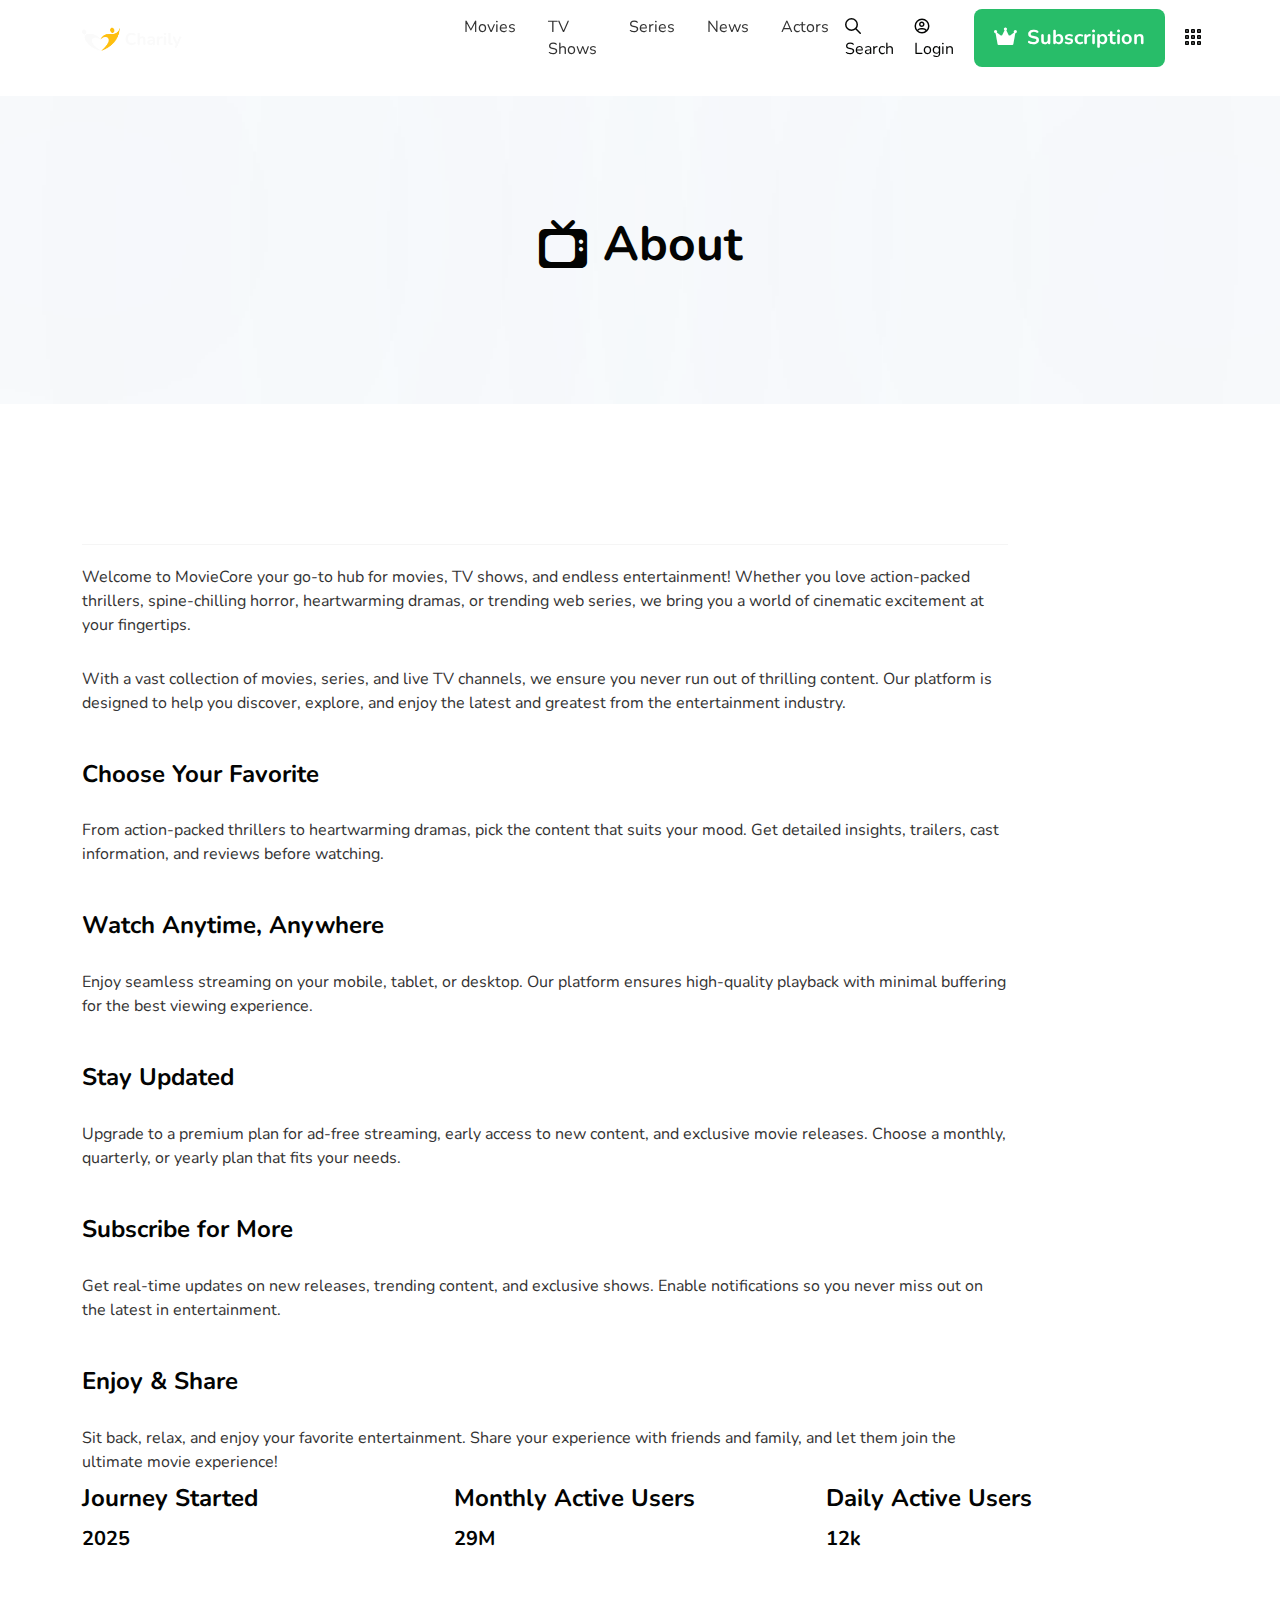
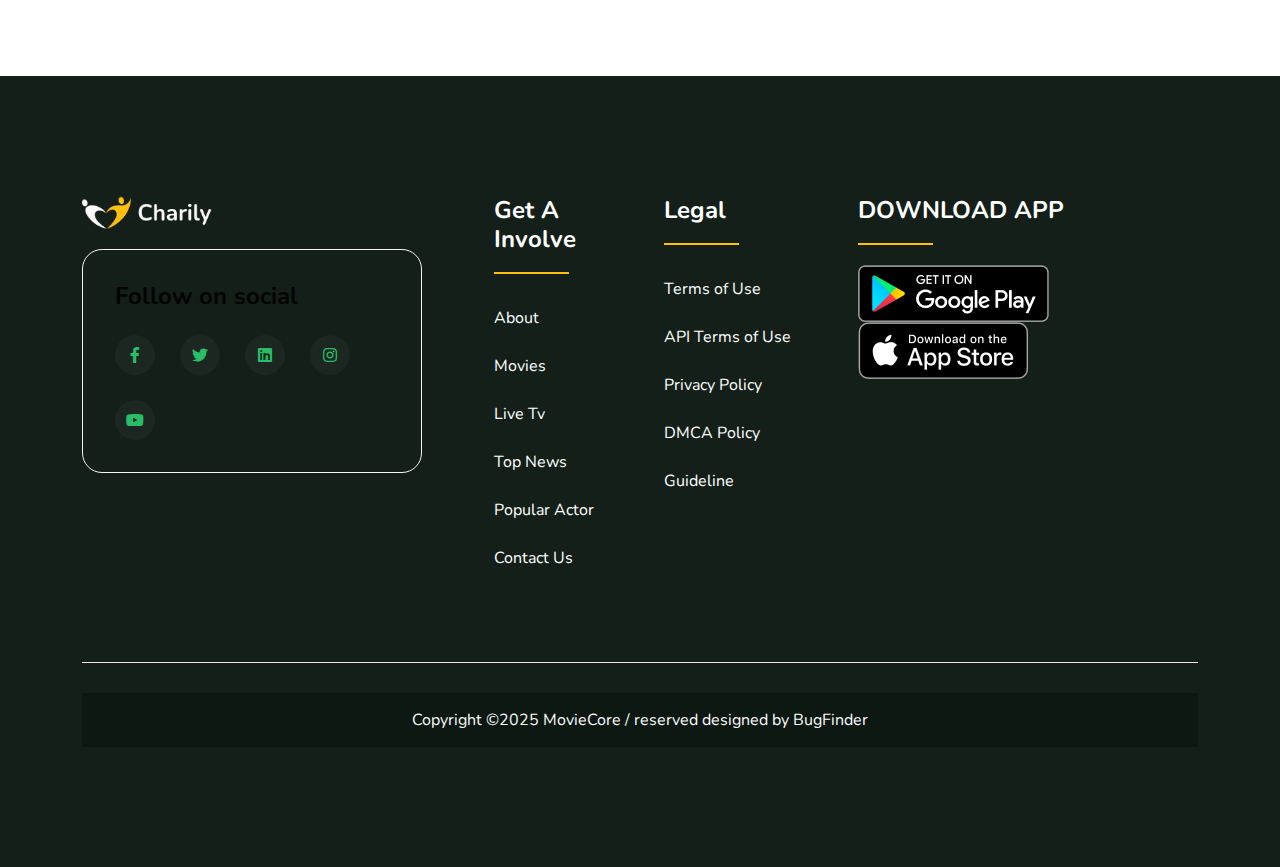
<file: about.html>
<!DOCTYPE html>
<html lang="en">
  <head>
    <meta charset="UTF-8" />
    <meta http-equiv="X-UA-Compatible" content="IE=edge" />
    <meta name="viewport" content="width=device-width, initial-scale=1.0" />

    <title>Charily</title>
    <!-- Favicon link -->
    <link
      rel="shortcut icon"
      href="./assets/img/logo/favicon.png"
      type="image/x-icon"
    />
    <!-- Fontawesome6 Css link -->
    <link rel="stylesheet" href="assets/css/all.min.css" />
    <!-- Bootstrap5 Css link -->
    <link rel="stylesheet" href="assets/css/bootstrap.min.css" />
    <!-- Owl carousel Css link -->
    <link rel="stylesheet" href="assets/css/owl.carousel.min.css" />
    <link rel="stylesheet" href="assets/css/owl.theme.default.min.css" />
    <!-- select2 Css link -->
    <link rel="stylesheet" href="assets/css/select2.min.css" />
    <!-- swiper Css link -->
    <link rel="stylesheet" href="assets/css/swiper-bundle.min.css" />
    <!-- Nice select Css-link -->
    <link rel="stylesheet" href="assets/css/nice-select.css" />
    <!-- intlTelInput Css link -->
    <link rel="stylesheet" href="assets/css/intlTelInput.min.css" />
    <!-- Style Css link -->
    <link rel="stylesheet" href="assets/css/style.css" />
  </head>

  <body class="">
    <!-- Nav section start -->
    <nav class="navbar navbar-expand-lg fixed-top">
      <div class="container">
        <a class="navbar-brand logo" href="index.html"
          ><img src="assets/img/logo/logo.png" alt="digiGoods"
        /></a>
        <button
          class="navbar-toggler"
          type="button"
          data-bs-toggle="offcanvas"
          data-bs-target="#offcanvasNavbar"
          aria-controls="offcanvasNavbar"
        >
          <i class="fa-light fa-list"></i>
        </button>
        <div
          class="offcanvas offcanvas-end"
          tabindex="-1"
          id="offcanvasNavbar"
          aria-labelledby="offcanvasNavbar"
        >
          <div class="offcanvas-header">
            <a class="navbar-brand" href="index.html"
              ><img class="logo" src="assets/img/logo/logo.png" alt="digiGoods"
            /></a>

            <button
              type="button"
              class="cmn-btn-close"
              data-bs-dismiss="offcanvas"
              aria-label="Close"
            >
              <i class="fa-light fa-arrow-right"></i>
            </button>
          </div>
          <div
            class="offcanvas-body align-items-center justify-content-between"
          >
            <ul class="navbar-nav">
              <li class="nav-item">
                <a class="nav-link" href="movies.html">Movies</a>
              </li>
              <li class="nav-item">
                <a class="nav-link" href="tv-shows.html">TV Shows</a>
              </li>
              <li class="nav-item">
                <a class="nav-link" href="series.html">Series</a>
              </li>
              <li class="nav-item">
                <a class="nav-link" href="blog.html">News</a>
              </li>
              <li class="nav-item">
                <a class="nav-link" href="billed-cast.html">Actors</a>
              </li>
            </ul>
          </div>
        </div>
        <div class="nav-right">
          <ul class="custom-nav">
            <li class="nav-item d-none d-sm-block">
              <a
                href=""
                class="nav-link"
                data-bs-toggle="modal"
                data-bs-target="#search-modal"
              >
                <i class="fa-regular fa-magnifying-glass"></i>
                Search
              </a>
            </li>
            <li class="nav-item d-none d-sm-block">
              <a href="login.html" class="nav-link">
                <i class="fa-regular fa-circle-user"></i>
                Login
              </a>
            </li>
            <li class="nav-item">
              <a href="pricing.html" class="nav-link p-0">
                <div class="cmn-btn">
                  <div class="btn-wrapper">
                    <div class="main-text btn-single">
                      <span><i class="fa-solid fa-crown"></i></span>
                      <span class="d-none d-md-block">Subscription</span>
                    </div>
                    <div class="hover-text btn-single">
                      <span><i class="fa-solid fa-crown"></i></span>
                      <span class="d-none d-md-block">Subscription</span>
                    </div>
                  </div>
                </div>
              </a>
            </li>
            <li class="nav-item">
              <a
                href="#"
                class="nav-link"
                data-bs-toggle="modal"
                data-bs-target="#popup-modal"
              >
                <i class="fa-regular fa-grid"></i>
              </a>
            </li>
          </ul>
        </div>
      </div>
    </nav>
    <!-- Nav section end -->

    <div class="false-nav"></div>
    <!-- Banner section start -->
    <div class="banner-section">
      <div class="container">
        <h1 class="d-flex align-items-center justify-content-center gap-3">
          <i class="fa-solid fa-tv-retro"></i> About
        </h1>
      </div>
      <div class="ellipse-blur-2"></div>
      <div class="ellipse-blur-3"></div>
    </div>
    <!-- Banner section end -->

    <!-- Bottom Mobile Tab nav section start -->
    <ul class="nav bottom-nav fixed-bottom d-lg-none">
      <li class="nav-item">
        <a
          class="nav-link"
          data-bs-toggle="offcanvas"
          role="button"
          aria-controls="offcanvasNavbar"
          href="#offcanvasNavbar"
          aria-current="page"
          ><i class="fa-light fa-list"></i
        ></a>
      </li>
      <li class="nav-item">
        <a class="nav-link" href="#"
          ><i class="fa-light fa-planet-ringed"></i
        ></a>
      </li>
      <li class="nav-item">
        <a class="nav-link active"><i class="fa-regular fa-house"></i></a>
      </li>
      <li class="nav-item">
        <a
          class="nav-link"
          href="#"
          data-bs-toggle="modal"
          data-bs-target="#search-modal"
          ><i class="fa-light fa-magnifying-glass"></i
        ></a>
      </li>
      <li class="nav-item">
        <a class="nav-link" href="#"><i class="fa-light fa-user"></i></a>
      </li>
    </ul>
    <!-- Bottom Mobile Tab nav section end -->

    <!-- About section start -->
    <section class="about-section">
      <div class="container">
        <div class="row">
          <div class="col-lg-10">
            <hr class="cmn-hr2">
            <p>
              Welcome to MovieCore your go-to hub for movies, TV shows, and
              endless entertainment! Whether you love action-packed thrillers,
              spine-chilling horror, heartwarming dramas, or trending web
              series, we bring you a world of cinematic excitement at your
              fingertips.
            </p>
            <p class="mt-30">
              With a vast collection of movies, series, and live TV channels, we
              ensure you never run out of thrilling content. Our platform is
              designed to help you discover, explore, and enjoy the latest and
              greatest from the entertainment industry.
            </p>
            <h4 class="mt-45">Choose Your Favorite</h4>
            <p class="mt-30">
              From action-packed thrillers to heartwarming dramas, pick the
              content that suits your mood. Get detailed insights, trailers,
              cast information, and reviews before watching.
            </p>
            <h4 class="mt-45">Watch Anytime, Anywhere</h4>
            <p class="mt-30">
              Enjoy seamless streaming on your mobile, tablet, or desktop. Our
              platform ensures high-quality playback with minimal buffering for
              the best viewing experience.
            </p>
            <h4 class="mt-45">Stay Updated</h4>
            <p class="mt-30">
              Upgrade to a premium plan for ad-free streaming, early access to
              new content, and exclusive movie releases. Choose a monthly,
              quarterly, or yearly plan that fits your needs.
            </p>
            <h4 class="mt-45">Subscribe for More</h4>
            <p class="mt-30">
              Get real-time updates on new releases, trending content, and
              exclusive shows. Enable notifications so you never miss out on the
              latest in entertainment.
            </p>
            <h4 class="mt-45">Enjoy & Share</h4>
            <p class="mt-30">
              Sit back, relax, and enjoy your favorite entertainment. Share your
              experience with friends and family, and let them join the ultimate
              movie experience!
            </p>
          </div>
        </div>
        <div class="about-feature row g-0">
          <div class="col-md-4 item">
            <h4>Journey Started</h4>
            <h5 class="mt-15">2025</h5>
          </div>
          <div class="col-md-4 item">
            <h4>Monthly Active Users</h4>
            <h5 class="mt-15">29M</h5>
          </div>
          <div class="col-md-4 item">
            <h4>Daily Active Users</h4>
            <h5 class="mt-15">12k</h5>
          </div>
        </div>
      </div>
    </section>
    <!-- About section end -->

    <!-- Footer Section start -->
    <section class="footer-section">
      <div class="container">
        <div class="row gy-4 g-sm-5">
          <div class="col-lg-4 col-sm-6">
            <div class="footer-widget">
              <div class="widget-logo">
                <a href="index.html"
                  ><img
                    class="footer-logo"
                    src="assets/img/logo/logo.png"
                    alt="Charily"
                /></a>
              </div>

              <div class="social-box-container">
                <h4>Follow on social</h4>
                <ul class="social-box mt-25">
                  <li>
                    <a href="https://facebook.com" aria-label="Facebook"
                      ><i class="fab fa-facebook-f"></i
                    ></a>
                  </li>
                  <li>
                    <a href="https://twitter.com" aria-label="Twitter"
                      ><i class="fab fa-twitter"></i
                    ></a>
                  </li>
                  <li>
                    <a href="https://www.linkedin.com" aria-label="Linkedin"
                      ><i class="fab fa-linkedin"></i
                    ></a>
                  </li>
                  <li>
                    <a href="https://instagram.com" aria-label="Instagram"
                      ><i class="fab fa-instagram"></i
                    ></a>
                  </li>
                  <li>
                    <a href="https://instagram.com" aria-label="Instagram"
                      ><i class="fab fa-youtube"></i
                    ></a>
                  </li>
                </ul>
              </div>
            </div>
          </div>
          <div class="col-lg-2 col-sm-6 ps-lg-5">
            <div class="footer-widget">
              <h5 class="widget-title">Get a Involve</h5>
              <ul>
                <li><a class="widget-link" href="about.html">About</a></li>
                <li><a class="widget-link" href="movies.html">Movies </a></li>
                <li><a class="widget-link" href="index.html">Live Tv</a></li>
                <li><a class="widget-link" href="blog.html">Top News</a></li>
                <li>
                  <a class="widget-link" href="contact.html">Popular Actor </a>
                </li>
                <li>
                  <a class="widget-link" href="contact.html">Contact Us </a>
                </li>
              </ul>
            </div>
          </div>
          <div class="col-lg-2 col-sm-6 pt-sm-0 pt-3">
            <div class="footer-widget">
              <h5 class="widget-title">Legal</h5>
              <ul>
                <li>
                  <a class="widget-link" href="privacy-policy.html"
                    >Terms of Use</a
                  >
                </li>
                <li>
                  <a class="widget-link" href="privacy-policy.html"
                    >API Terms of Use</a
                  >
                </li>
                <li>
                  <a class="widget-link" href="privacy-policy.html"
                    >Privacy Policy</a
                  >
                </li>
                <li>
                  <a class="widget-link" href="privacy-policy.html"
                    >DMCA Policy</a
                  >
                </li>
                <li>
                  <a class="widget-link" href="privacy-policy.html"
                    >Guideline
                  </a>
                </li>
              </ul>
            </div>
          </div>
          <div class="col-lg-4 col-sm-6 pt-sm-0 pt-3">
            <div class="footer-widget">
              <h5 class="widget-title">DOWNLOAD APP</h5>
              <div class="store-box">
                <a href="" class="item">
                  <img src="./assets/img/store/google-play.png" alt="" />
                </a>
                <a href="" class="item">
                  <img src="./assets/img/store/apple-store.png" alt="" />
                </a>
              </div>
            </div>
          </div>
        </div>
        <hr class="footer-hr" />
        <!-- Copyright section start -->
        <div class="copyright-section">
          Copyright ©2025 MovieCore / reserved designed by BugFinder
        </div>
        <!-- Copyright section end -->
      </div>
    </section>
    <!-- Footer Section end -->

    <!-- Modal section start -->
    <!-- popup modal -->
    <div
      class="modal fade popup-modal"
      id="popup-modal"
      data-bs-keyboard="false"
      tabindex="-1"
      aria-labelledby="staticBackdropLabel"
      aria-hidden="true"
    >
      <div class="modal-dialog modal-dialog-centered">
        <div class="modal-content">
          <div class="modal-header">
            <h4 class="modal-title" id="staticBackdropLabel">
              Select Language
            </h4>
            <button
              type="button"
              class="cmn-btn-close"
              data-bs-dismiss="modal"
              aria-label="Close"
            >
              <i class="fa-light fa-xmark"></i>
            </button>
          </div>
          <div class="modal-body">
            <div class="row g-4">
              <div class="col-12">
                <div id="formModal">
                  <label class="form-label">Select language</label>
                  <select class="modal-select2-image" name="state">
                    <option value="us">English</option>
                    <option value="es">Spanish</option>
                    <option value="bd">bangla</option>
                  </select>
                </div>
              </div>
            </div>
          </div>

          <div class="modal-footer mt-10">
            <a href="" class="cmn-btn">
              <div class="btn-wrapper">
                <div class="main-text btn-single">save</div>
                <div class="hover-text btn-single">save</div>
              </div>
            </a>
          </div>
        </div>
      </div>
    </div>

    <!-- Search modal -->
    <div
      class="modal fade search-modal"
      id="search-modal"
      data-bs-keyboard="false"
      tabindex="-1"
      aria-labelledby="staticBackdropLabel"
      aria-hidden="true"
    >
      <div class="modal-dialog">
        <div class="modal-content">
          <div class="search-box2">
            <input type="text" class="form-control" placeholder="Search...." />
            <div class="search-btn">
              <i class="far fa-search"></i>
            </div>
          </div>
          <h5 class="mt-15">Most Popular</h5>
          <div class="search-product-box-container mt-10">
            <a href="product-details.html" class="product-box">
              <div class="img-box">
                <img src="./assets/img/product/product-img-1.png" alt="" />
              </div>
              <div class="text-box">
                <div class="title mt-0">Heralds</div>
              </div>
            </a>
            <a href="product-details.html" class="product-box">
              <div class="img-box">
                <img src="./assets/img/product/product-img-2.png" alt="" />
              </div>
              <div class="text-box">
                <div class="title mt-0">Rogue Mission</div>
              </div>
            </a>
            <a href="product-details.html" class="product-box">
              <div class="img-box">
                <img src="./assets/img/product/product-img-3.png" alt="" />
              </div>
              <div class="text-box">
                <div class="title mt-0">Titan’s Wrath</div>
              </div>
            </a>
            <a href="product-details.html" class="product-box">
              <div class="img-box">
                <img src="./assets/img/product/product-img-4.png" alt="" />
              </div>
              <div class="text-box">
                <div class="title mt-0">Split Bruce</div>
              </div>
            </a>
            <a href="product-details.html" class="product-box">
              <div class="img-box">
                <img src="./assets/img/product/product-img-5.png" alt="" />
              </div>
              <div class="text-box">
                <div class="title mt-0">Red Horizon</div>
              </div>
            </a>
            <a href="product-details.html" class="product-box">
              <div class="img-box">
                <img src="./assets/img/product/product-img-6.png" alt="" />
              </div>
              <div class="text-box">
                <div class="title mt-0">Dirilis Ertugrul</div>
              </div>
            </a>
            <a href="product-details.html" class="product-box">
              <div class="img-box">
                <img src="./assets/img/product/product-img-7.png" alt="" />
              </div>
              <div class="text-box">
                <div class="title mt-0">Aşk ve Kader</div>
              </div>
            </a>
            <a href="product-details.html" class="product-box">
              <div class="img-box">
                <img src="./assets/img/product/product-img-8.png" alt="" />
              </div>
              <div class="text-box">
                <div class="title mt-0">Karanlık Sırlar</div>
              </div>
            </a>
            <a href="product-details.html" class="product-box">
              <div class="img-box">
                <img src="./assets/img/product/product-img-9.png" alt="" />
              </div>
              <div class="text-box">
                <div class="title mt-0">Ölümsüz Aşk</div>
              </div>
            </a>
            <a href="product-details.html" class="product-box">
              <div class="img-box">
                <img src="./assets/img/product/product-img-10.png" alt="" />
              </div>
              <div class="text-box">
                <div class="title mt-0">The Last Promise</div>
              </div>
            </a>
            <a href="product-details.html" class="product-box">
              <div class="img-box">
                <img src="./assets/img/product/product-img-11.png" alt="" />
              </div>
              <div class="text-box">
                <div class="title mt-0">Silent Howl</div>
              </div>
            </a>
            <a href="product-details.html" class="product-box">
              <div class="img-box">
                <img src="./assets/img/product/product-img-12.png" alt="" />
              </div>
              <div class="text-box">
                <div class="title mt-0">Demon’s Lullaby</div>
              </div>
            </a>
            <a href="product-details.html" class="product-box">
              <div class="img-box">
                <img src="./assets/img/product/product-img-13.png" alt="" />
              </div>
              <div class="text-box">
                <div class="title mt-0">Black Veil</div>
              </div>
            </a>
            <a href="product-details.html" class="product-box">
              <div class="img-box">
                <img src="./assets/img/product/product-img-14.png" alt="" />
              </div>
              <div class="text-box">
                <div class="title mt-0">Room 404</div>
              </div>
            </a>
            <a href="product-details.html" class="product-box">
              <div class="img-box">
                <img src="./assets/img/product/product-img-15.png" alt="" />
              </div>
              <div class="text-box">
                <div class="title mt-0">Blood Harvest</div>
              </div>
            </a>
          </div>
        </div>
      </div>
    </div>
    <!-- Modal section end -->

    <!-- Jquery Js link -->
    <script src="assets/js/jquery-3.7.1.min.js"></script>
    <!-- Bootstrap Js link -->
    <script src="assets/js/bootstrap.bundle.min.js"></script>
    <!-- Owl carausel Js link -->
    <script src="assets/js/owl.carousel.min.js"></script>
    <!-- select2 Js link -->
    <script src="assets/js/select2.min.js"></script>
    <!-- counterup Js link -->
    <script src="assets/js/jquery.counterup.min.js"></script>
    <script src="assets/js/jquery.waypoints.min.js"></script>
    <!-- Swiper Js link -->
    <script src="assets/js/swiper-bundle.min.js"></script>
    <!-- Nice select Js link -->
    <script src="assets/js/jquery.nice-select.min.js"></script>
    <!-- intlTelInput Js link -->
    <script src="assets/js/intlTelInput.min.js"></script>
    <!-- Main Js link -->
    <script src="assets/js/main.js"></script>
  </body>
</html>
</file>
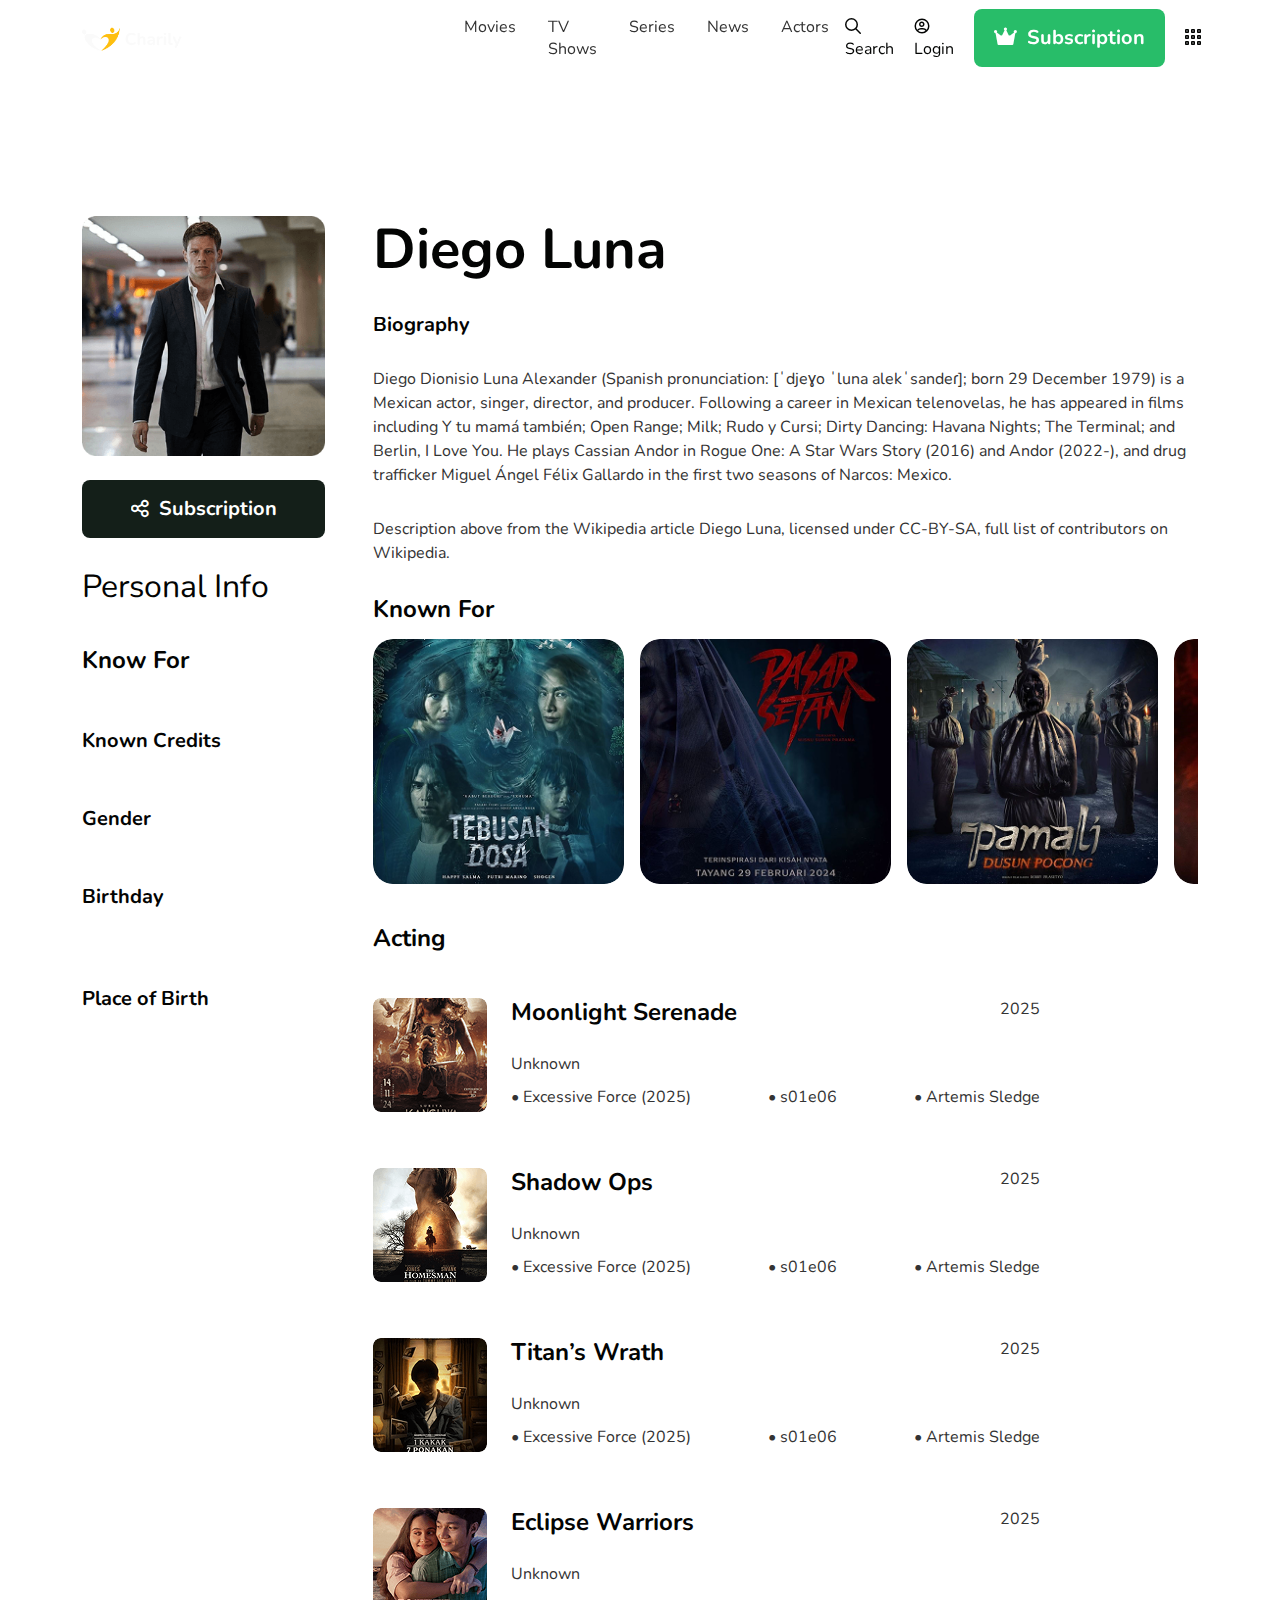
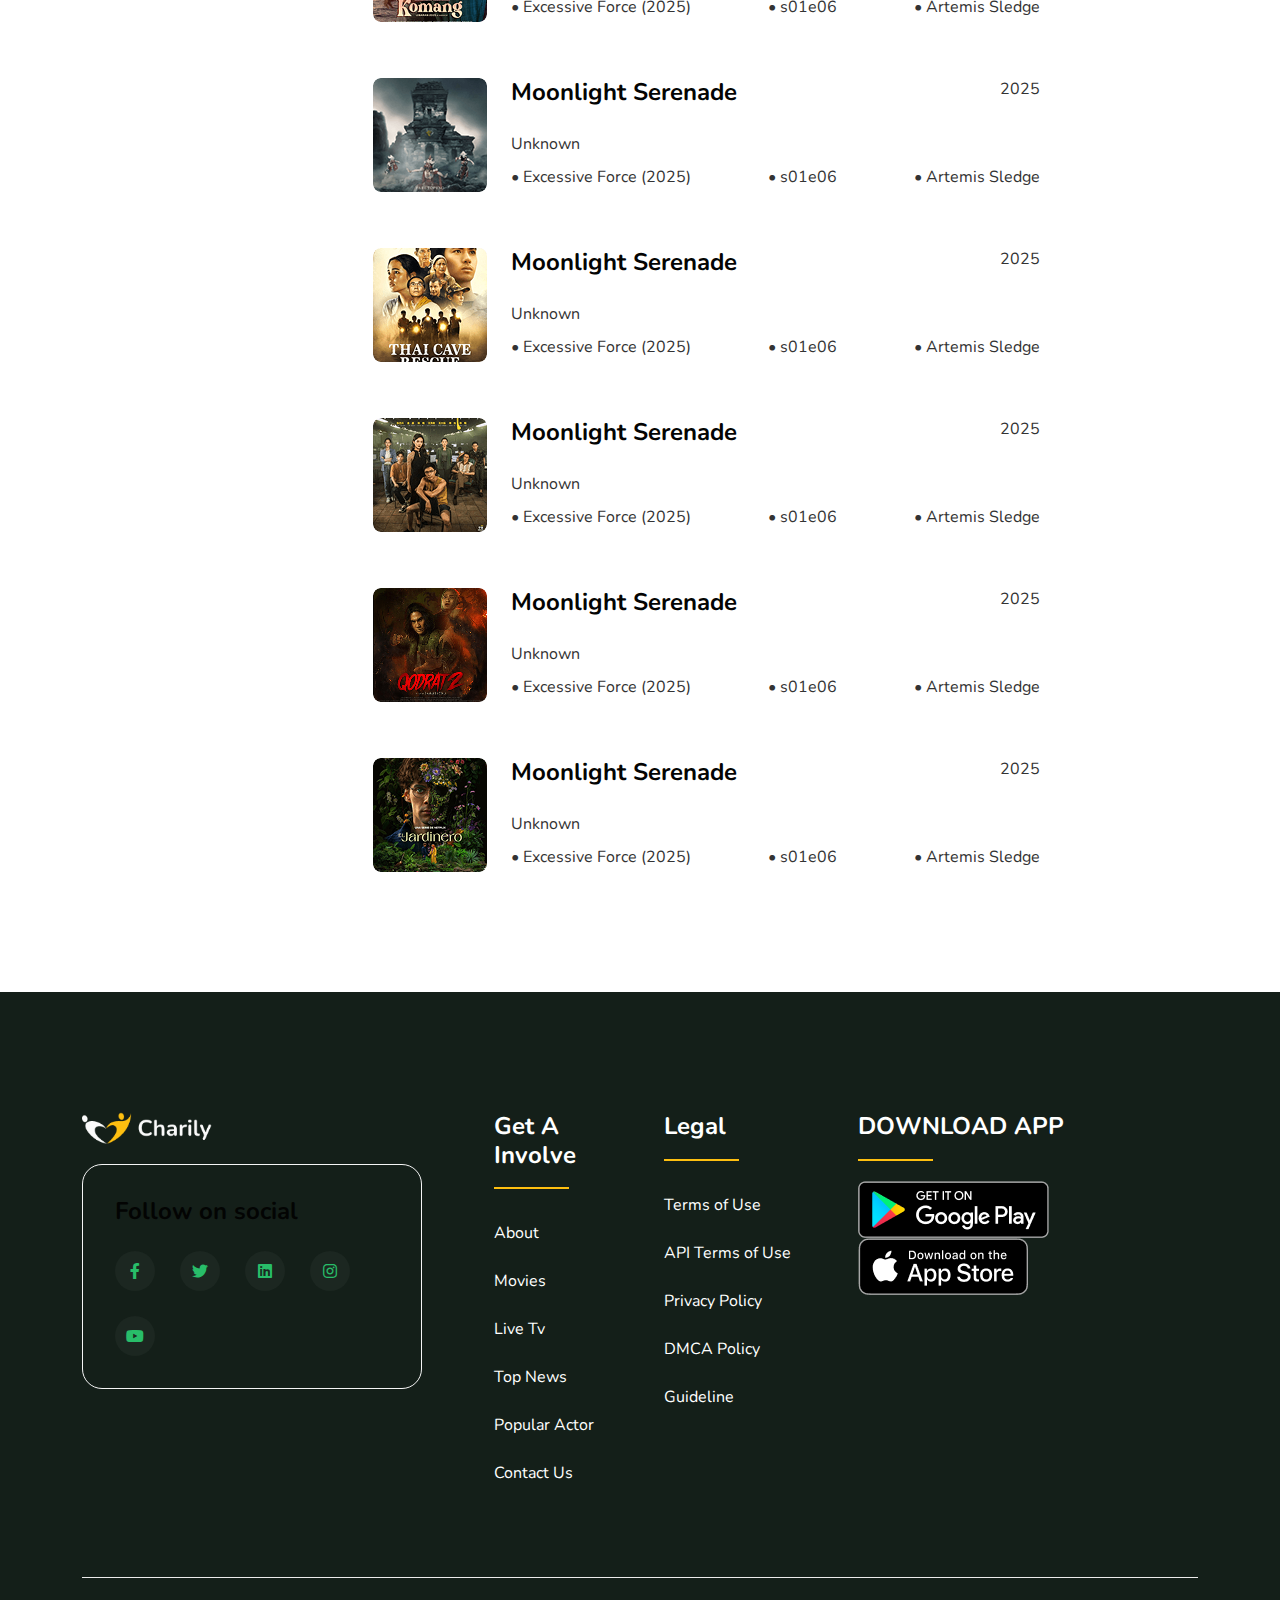
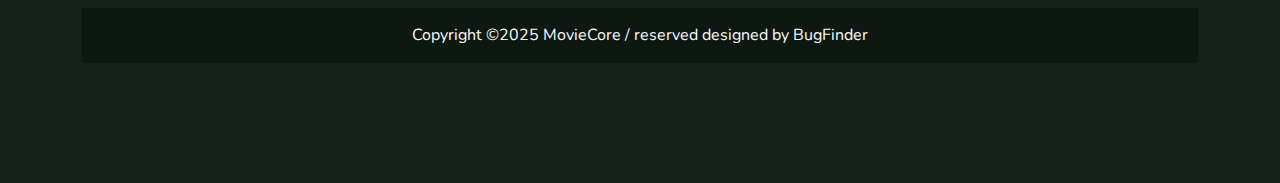
<file: actor-details.html>
<!DOCTYPE html>
<html lang="en">
  <head>
    <meta charset="UTF-8" />
    <meta http-equiv="X-UA-Compatible" content="IE=edge" />
    <meta name="viewport" content="width=device-width, initial-scale=1.0" />

    <title>Charily</title>
    <!-- Favicon link -->
    <link
      rel="shortcut icon"
      href="./assets/img/logo/favicon.png"
      type="image/x-icon"
    />
    <!-- Fontawesome6 Css link -->
    <link rel="stylesheet" href="assets/css/all.min.css" />
    <!-- Bootstrap5 Css link -->
    <link rel="stylesheet" href="assets/css/bootstrap.min.css" />
    <!-- Owl carousel Css link -->
    <link rel="stylesheet" href="assets/css/owl.carousel.min.css" />
    <link rel="stylesheet" href="assets/css/owl.theme.default.min.css" />
    <!-- select2 Css link -->
    <link rel="stylesheet" href="assets/css/select2.min.css" />
    <!-- swiper Css link -->
    <link rel="stylesheet" href="assets/css/swiper-bundle.min.css" />
    <!-- Nice select Css-link -->
    <link rel="stylesheet" href="assets/css/nice-select.css" />
    <!-- intlTelInput Css link -->
    <link rel="stylesheet" href="assets/css/intlTelInput.min.css" />
    <!-- Style Css link -->
    <link rel="stylesheet" href="assets/css/style.css" />
  </head>

  <body class="">
    <!-- Nav section start -->
    <nav class="navbar navbar-expand-lg fixed-top">
      <div class="container">
        <a class="navbar-brand logo" href="index.html"
          ><img src="assets/img/logo/logo.png" alt="digiGoods"
        /></a>
        <button
          class="navbar-toggler"
          type="button"
          data-bs-toggle="offcanvas"
          data-bs-target="#offcanvasNavbar"
          aria-controls="offcanvasNavbar"
        >
          <i class="fa-light fa-list"></i>
        </button>
        <div
          class="offcanvas offcanvas-end"
          tabindex="-1"
          id="offcanvasNavbar"
          aria-labelledby="offcanvasNavbar"
        >
          <div class="offcanvas-header">
            <a class="navbar-brand" href="index.html"
              ><img class="logo" src="assets/img/logo/logo.png" alt="digiGoods"
            /></a>

            <button
              type="button"
              class="cmn-btn-close"
              data-bs-dismiss="offcanvas"
              aria-label="Close"
            >
              <i class="fa-light fa-arrow-right"></i>
            </button>
          </div>
          <div
            class="offcanvas-body align-items-center justify-content-between"
          >
            <ul class="navbar-nav">
              <li class="nav-item">
                <a class="nav-link" href="movies.html">Movies</a>
              </li>
              <li class="nav-item">
                <a class="nav-link" href="tv-shows.html">TV Shows</a>
              </li>
              <li class="nav-item">
                <a class="nav-link" href="series.html">Series</a>
              </li>
              <li class="nav-item">
                <a class="nav-link" href="blog.html">News</a>
              </li>
              <li class="nav-item">
                <a class="nav-link" href="billed-cast.html">Actors</a>
              </li>
            </ul>
          </div>
        </div>
        <div class="nav-right">
          <ul class="custom-nav">
            <li class="nav-item d-none d-sm-block">
              <a
                href=""
                class="nav-link"
                data-bs-toggle="modal"
                data-bs-target="#search-modal"
              >
                <i class="fa-regular fa-magnifying-glass"></i>
                Search
              </a>
            </li>
            <li class="nav-item d-none d-sm-block">
              <a href="login.html" class="nav-link">
                <i class="fa-regular fa-circle-user"></i>
                Login
              </a>
            </li>
            <li class="nav-item">
              <a href="pricing.html" class="nav-link p-0">
                <div class="cmn-btn">
                  <div class="btn-wrapper">
                    <div class="main-text btn-single">
                      <span><i class="fa-solid fa-crown"></i></span>
                      <span class="d-none d-md-block">Subscription</span>
                    </div>
                    <div class="hover-text btn-single">
                      <span><i class="fa-solid fa-crown"></i></span>
                      <span class="d-none d-md-block">Subscription</span>
                    </div>
                  </div>
                </div>
              </a>
            </li>
            <li class="nav-item">
              <a
                href="#"
                class="nav-link"
                data-bs-toggle="modal"
                data-bs-target="#popup-modal"
              >
                <i class="fa-regular fa-grid"></i>
              </a>
            </li>
          </ul>
        </div>
      </div>
    </nav>
    <!-- Nav section end -->

    <div class="false-nav"></div>

    <!-- Bottom Mobile Tab nav section start -->
    <ul class="nav bottom-nav fixed-bottom d-lg-none">
      <li class="nav-item">
        <a
          class="nav-link"
          data-bs-toggle="offcanvas"
          role="button"
          aria-controls="offcanvasNavbar"
          href="#offcanvasNavbar"
          aria-current="page"
          ><i class="fa-light fa-list"></i
        ></a>
      </li>
      <li class="nav-item">
        <a class="nav-link" href="#"
          ><i class="fa-light fa-planet-ringed"></i
        ></a>
      </li>
      <li class="nav-item">
        <a class="nav-link active"><i class="fa-regular fa-house"></i></a>
      </li>
      <li class="nav-item">
        <a
          class="nav-link"
          href="#"
          data-bs-toggle="modal"
          data-bs-target="#search-modal"
          ><i class="fa-light fa-magnifying-glass"></i
        ></a>
      </li>
      <li class="nav-item">
        <a class="nav-link" href="#"><i class="fa-light fa-user"></i></a>
      </li>
    </ul>
    <!-- Bottom Mobile Tab nav section end -->

    <!-- Actor details section start -->
    <section class="actor-details-section">
      <div class="container">
        <div class="row g-4 g-xl-5">
          <div class="col-xl-3 col-md-4">
            <div class="actor-box2">
              <div class="img-box">
                <img src="./assets/img/actor-2/actor.png" alt="" />
              </div>
              <div class="text-box">
                <a href="" class="cmn-btn2 w-100">
                  <div class="btn-wrapper">
                    <div class="main-text btn-single">
                      <i class="fa-regular fa-share-nodes"></i>
                      Subscription
                    </div>
                    <div class="hover-text btn-single">
                      <i class="fa-regular fa-share-nodes"></i>
                      Subscription
                    </div>
                  </div>
                </a>

                <h3 class="mt-30">Personal Info</h3>
                <h4 class="mt-40">Know For</h4>
                <p class="text-white">Acting</p>
                <h5 class="mt-25">Known Credits</h5>
                <p class="text-white">50</p>
                <h5 class="mt-25">Gender</h5>
                <p class="text-white">Male</p>
                <h5 class="mt-25">Birthday</h5>
                <p class="text-white">December 29, 1979 (45 years old)</p>
                <h5 class="mt-25">Place of Birth</h5>
                <p class="text-white">Place of Birth</p>
              </div>
            </div>
          </div>
          <div class="col-xl-9 col-md-8">
            <h1>Diego Luna</h1>
            <h5 class="mt-30">Biography</h5>
            <p class="mt-30">
              Diego Dionisio Luna Alexander (Spanish pronunciation: [ˈdjeɣo
              ˈluna alekˈsandeɾ]; born 29 December 1979) is a Mexican actor,
              singer, director, and producer. Following a career in Mexican
              telenovelas, he has appeared in films including Y tu mamá también;
              Open Range; Milk; Rudo y Cursi; Dirty Dancing: Havana Nights; The
              Terminal; and Berlin, I Love You. He plays Cassian Andor in Rogue
              One: A Star Wars Story (2016) and Andor (2022-), and drug
              trafficker Miguel Ángel Félix Gallardo in the first two seasons of
              Narcos: Mexico.
            </p>
            <p class="mt-30">
              Description above from the Wikipedia article Diego Luna, licensed
              under CC-BY-SA, full list of contributors on Wikipedia.
            </p>
            <h4 class="mt-30">Known For</h4>
            <div class="known-box-container mt-15">
              <a href="" class="known-box">
                <img src="./assets/img/known/1.png" alt="" />
              </a>
              <a href="" class="known-box">
                <img src="./assets/img/known/2.png" alt="" />
              </a>
              <a href="" class="known-box">
                <img src="./assets/img/known/3.png" alt="" />
              </a>
              <a href="" class="known-box">
                <img src="./assets/img/known/4.png" alt="" />
              </a>
              <a href="" class="known-box">
                <img src="./assets/img/known/1.png" alt="" />
              </a>
              <a href="" class="known-box">
                <img src="./assets/img/known/2.png" alt="" />
              </a>
              <a href="" class="known-box">
                <img src="./assets/img/known/3.png" alt="" />
              </a>
              <a href="" class="known-box">
                <img src="./assets/img/known/4.png" alt="" />
              </a>
            </div>
            <div class="mt-30 d-flex justify-content-between gap-3">
              <h4>Acting</h4>
              <div class="d-flex gap-4">
                <div class="dropdown">
                  <button
                    class="dropdown-toggle"
                    type="button"
                    data-bs-toggle="dropdown"
                    aria-expanded="false"
                  >
                    All
                  </button>
                  <ul class="dropdown-menu">
                    <li><a class="dropdown-item" href="#">Action</a></li>
                    <li>
                      <a class="dropdown-item" href="#">Another action</a>
                    </li>
                    <li>
                      <a class="dropdown-item" href="#">Something else here</a>
                    </li>
                  </ul>
                </div>
                <div class="dropdown">
                  <button
                    class="dropdown-toggle"
                    type="button"
                    data-bs-toggle="dropdown"
                    aria-expanded="false"
                  >
                    Department
                  </button>
                  <ul class="dropdown-menu">
                    <li>
                      <a
                        class="dropdown-item d-flex justify-content-between gap-2"
                        href="#"
                        >Acting <span>24</span></a
                      >
                    </li>
                    <li>
                      <a
                        class="dropdown-item d-flex justify-content-between gap-2"
                        href="#"
                        >Production <span>12</span></a
                      >
                    </li>
                    <li>
                      <a
                        class="dropdown-item d-flex justify-content-between gap-2"
                        href="#"
                        >Writing <span>6</span></a
                      >
                    </li>
                    <li>
                      <a
                        class="dropdown-item d-flex justify-content-between gap-2"
                        href="#"
                        >Creator <span>2</span></a
                      >
                    </li>
                  </ul>
                </div>
              </div>
            </div>
            <div class="acting-item-container mt-40">
              <div class="acting-item">
                <a href="" class="img-box">
                  <img src="./assets/img/acting-item/1.png" alt="" />
                </a>
                <div class="text-box">
                  <div class="left-side">
                    <div class="d-flex justify-content-between">
                      <div class="d-flex align-items-center gap-3">
                        <h4 class="mb-0"><a href="">Moonlight Serenade</a></h4>
                        <span class="fs-6 text-white">20 Day</span>
                      </div>
                      <span>2025</span>
                    </div>
                    <p class="mt-25">Unknown</p>
                    <ul class="meta mt-2 flex-wrap">
                      <div class="item">&bull; Excessive Force (2025)</div>
                      <div class="item">&bull; s01e06</div>
                      <div class="item">&bull; Artemis Sledge</div>
                    </ul>
                  </div>
                  <div class="right-side">
                    <div class="d-flex gap-2">
                      <a href="" class="action-btn-secondary"
                        ><i class="fa-regular fa-share-nodes"></i
                      ></a>
                      <div class="dropdown">
                        <button
                          class="action-btn-secondary"
                          type="button"
                          data-bs-toggle="dropdown"
                          aria-expanded="false"
                        >
                          <i class="fa-regular fa-ellipsis-stroke-vertical"></i>
                        </button>
                        <ul class="dropdown-menu">
                          <li><a class="dropdown-item" href="#">Action</a></li>
                          <li>
                            <a class="dropdown-item" href="#">Another action</a>
                          </li>
                          <li>
                            <a class="dropdown-item" href="#"
                              >Something else here</a
                            >
                          </li>
                        </ul>
                      </div>
                    </div>
                  </div>
                </div>
              </div>
              <div class="acting-item">
                <a href="" class="img-box">
                  <img src="./assets/img/acting-item/2.png" alt="" />
                </a>
                <div class="text-box">
                  <div class="left-side">
                    <div class="d-flex justify-content-between">
                      <div class="d-flex align-items-center gap-3">
                        <h4 class="mb-0"><a href="">Shadow Ops</a></h4>
                        <span class="fs-6 text-white">20 Day</span>
                      </div>
                      <span>2025</span>
                    </div>
                    <p class="mt-25">Unknown</p>
                    <ul class="meta mt-2 flex-wrap">
                      <div class="item">&bull; Excessive Force (2025)</div>
                      <div class="item">&bull; s01e06</div>
                      <div class="item">&bull; Artemis Sledge</div>
                    </ul>
                  </div>
                  <div class="right-side">
                    <div class="d-flex gap-2">
                      <a href="" class="action-btn-secondary"
                        ><i class="fa-regular fa-share-nodes"></i
                      ></a>
                      <div class="dropdown">
                        <button
                          class="action-btn-secondary"
                          type="button"
                          data-bs-toggle="dropdown"
                          aria-expanded="false"
                        >
                          <i class="fa-regular fa-ellipsis-stroke-vertical"></i>
                        </button>
                        <ul class="dropdown-menu">
                          <li><a class="dropdown-item" href="#">Action</a></li>
                          <li>
                            <a class="dropdown-item" href="#">Another action</a>
                          </li>
                          <li>
                            <a class="dropdown-item" href="#"
                              >Something else here</a
                            >
                          </li>
                        </ul>
                      </div>
                    </div>
                  </div>
                </div>
              </div>
              <div class="acting-item">
                <a href="" class="img-box">
                  <img src="./assets/img/acting-item/3.png" alt="" />
                </a>
                <div class="text-box">
                  <div class="left-side">
                    <div class="d-flex justify-content-between">
                      <div class="d-flex align-items-center gap-3">
                        <h4 class="mb-0"><a href="">Titan’s Wrath</a></h4>
                        <span class="fs-6 text-white">20 Day</span>
                      </div>
                      <span>2025</span>
                    </div>
                    <p class="mt-25">Unknown</p>
                    <ul class="meta mt-2 flex-wrap">
                      <div class="item">&bull; Excessive Force (2025)</div>
                      <div class="item">&bull; s01e06</div>
                      <div class="item">&bull; Artemis Sledge</div>
                    </ul>
                  </div>
                  <div class="right-side">
                    <div class="d-flex gap-2">
                      <a href="" class="action-btn-secondary"
                        ><i class="fa-regular fa-share-nodes"></i
                      ></a>
                      <div class="dropdown">
                        <button
                          class="action-btn-secondary"
                          type="button"
                          data-bs-toggle="dropdown"
                          aria-expanded="false"
                        >
                          <i class="fa-regular fa-ellipsis-stroke-vertical"></i>
                        </button>
                        <ul class="dropdown-menu">
                          <li><a class="dropdown-item" href="#">Action</a></li>
                          <li>
                            <a class="dropdown-item" href="#">Another action</a>
                          </li>
                          <li>
                            <a class="dropdown-item" href="#"
                              >Something else here</a
                            >
                          </li>
                        </ul>
                      </div>
                    </div>
                  </div>
                </div>
              </div>
              <div class="acting-item">
                <a href="" class="img-box">
                  <img src="./assets/img/acting-item/4.png" alt="" />
                </a>
                <div class="text-box">
                  <div class="left-side">
                    <div class="d-flex justify-content-between">
                      <div class="d-flex align-items-center gap-3">
                        <h4 class="mb-0"><a href="">Eclipse Warriors</a></h4>
                        <span class="fs-6 text-white">20 Day</span>
                      </div>
                      <span>2025</span>
                    </div>
                    <p class="mt-25">Unknown</p>
                    <ul class="meta mt-2 flex-wrap">
                      <div class="item">&bull; Excessive Force (2025)</div>
                      <div class="item">&bull; s01e06</div>
                      <div class="item">&bull; Artemis Sledge</div>
                    </ul>
                  </div>
                  <div class="right-side">
                    <div class="d-flex gap-2">
                      <a href="" class="action-btn-secondary"
                        ><i class="fa-regular fa-share-nodes"></i
                      ></a>
                      <div class="dropdown">
                        <button
                          class="action-btn-secondary"
                          type="button"
                          data-bs-toggle="dropdown"
                          aria-expanded="false"
                        >
                          <i class="fa-regular fa-ellipsis-stroke-vertical"></i>
                        </button>
                        <ul class="dropdown-menu">
                          <li><a class="dropdown-item" href="#">Action</a></li>
                          <li>
                            <a class="dropdown-item" href="#">Another action</a>
                          </li>
                          <li>
                            <a class="dropdown-item" href="#"
                              >Something else here</a
                            >
                          </li>
                        </ul>
                      </div>
                    </div>
                  </div>
                </div>
              </div>
              <div class="acting-item">
                <a href="" class="img-box">
                  <img src="./assets/img/acting-item/5.png" alt="" />
                </a>
                <div class="text-box">
                  <div class="left-side">
                    <div class="d-flex justify-content-between">
                      <div class="d-flex align-items-center gap-3">
                        <h4 class="mb-0"><a href="">Moonlight Serenade</a></h4>
                        <span class="fs-6 text-white">20 Day</span>
                      </div>
                      <span>2025</span>
                    </div>
                    <p class="mt-25">Unknown</p>
                    <ul class="meta mt-2 flex-wrap">
                      <div class="item">&bull; Excessive Force (2025)</div>
                      <div class="item">&bull; s01e06</div>
                      <div class="item">&bull; Artemis Sledge</div>
                    </ul>
                  </div>
                  <div class="right-side">
                    <div class="d-flex gap-2">
                      <a href="" class="action-btn-secondary"
                        ><i class="fa-regular fa-share-nodes"></i
                      ></a>
                      <div class="dropdown">
                        <button
                          class="action-btn-secondary"
                          type="button"
                          data-bs-toggle="dropdown"
                          aria-expanded="false"
                        >
                          <i class="fa-regular fa-ellipsis-stroke-vertical"></i>
                        </button>
                        <ul class="dropdown-menu">
                          <li><a class="dropdown-item" href="#">Action</a></li>
                          <li>
                            <a class="dropdown-item" href="#">Another action</a>
                          </li>
                          <li>
                            <a class="dropdown-item" href="#"
                              >Something else here</a
                            >
                          </li>
                        </ul>
                      </div>
                    </div>
                  </div>
                </div>
              </div>
              <div class="acting-item">
                <a href="" class="img-box">
                  <img src="./assets/img/acting-item/6.png" alt="" />
                </a>
                <div class="text-box">
                  <div class="left-side">
                    <div class="d-flex justify-content-between">
                      <div class="d-flex align-items-center gap-3">
                        <h4 class="mb-0"><a href="">Moonlight Serenade</a></h4>
                        <span class="fs-6 text-white">20 Day</span>
                      </div>
                      <span>2025</span>
                    </div>
                    <p class="mt-25">Unknown</p>
                    <ul class="meta mt-2 flex-wrap">
                      <div class="item">&bull; Excessive Force (2025)</div>
                      <div class="item">&bull; s01e06</div>
                      <div class="item">&bull; Artemis Sledge</div>
                    </ul>
                  </div>
                  <div class="right-side">
                    <div class="d-flex gap-2">
                      <a href="" class="action-btn-secondary"
                        ><i class="fa-regular fa-share-nodes"></i
                      ></a>
                      <div class="dropdown">
                        <button
                          class="action-btn-secondary"
                          type="button"
                          data-bs-toggle="dropdown"
                          aria-expanded="false"
                        >
                          <i class="fa-regular fa-ellipsis-stroke-vertical"></i>
                        </button>
                        <ul class="dropdown-menu">
                          <li><a class="dropdown-item" href="#">Action</a></li>
                          <li>
                            <a class="dropdown-item" href="#">Another action</a>
                          </li>
                          <li>
                            <a class="dropdown-item" href="#"
                              >Something else here</a
                            >
                          </li>
                        </ul>
                      </div>
                    </div>
                  </div>
                </div>
              </div>
              <div class="acting-item">
                <a href="" class="img-box">
                  <img src="./assets/img/acting-item/7.png" alt="" />
                </a>
                <div class="text-box">
                  <div class="left-side">
                    <div class="d-flex justify-content-between">
                      <div class="d-flex align-items-center gap-3">
                        <h4 class="mb-0"><a href="">Moonlight Serenade</a></h4>
                        <span class="fs-6 text-white">20 Day</span>
                      </div>
                      <span>2025</span>
                    </div>
                    <p class="mt-25">Unknown</p>
                    <ul class="meta mt-2 flex-wrap">
                      <div class="item">&bull; Excessive Force (2025)</div>
                      <div class="item">&bull; s01e06</div>
                      <div class="item">&bull; Artemis Sledge</div>
                    </ul>
                  </div>
                  <div class="right-side">
                    <div class="d-flex gap-2">
                      <a href="" class="action-btn-secondary"
                        ><i class="fa-regular fa-share-nodes"></i
                      ></a>
                      <div class="dropdown">
                        <button
                          class="action-btn-secondary"
                          type="button"
                          data-bs-toggle="dropdown"
                          aria-expanded="false"
                        >
                          <i class="fa-regular fa-ellipsis-stroke-vertical"></i>
                        </button>
                        <ul class="dropdown-menu">
                          <li><a class="dropdown-item" href="#">Action</a></li>
                          <li>
                            <a class="dropdown-item" href="#">Another action</a>
                          </li>
                          <li>
                            <a class="dropdown-item" href="#"
                              >Something else here</a
                            >
                          </li>
                        </ul>
                      </div>
                    </div>
                  </div>
                </div>
              </div>
              <div class="acting-item">
                <a href="" class="img-box">
                  <img src="./assets/img/acting-item/8.png" alt="" />
                </a>
                <div class="text-box">
                  <div class="left-side">
                    <div class="d-flex justify-content-between">
                      <div class="d-flex align-items-center gap-3">
                        <h4 class="mb-0"><a href="">Moonlight Serenade</a></h4>
                        <span class="fs-6 text-white">20 Day</span>
                      </div>
                      <span>2025</span>
                    </div>
                    <p class="mt-25">Unknown</p>
                    <ul class="meta mt-2 flex-wrap">
                      <div class="item">&bull; Excessive Force (2025)</div>
                      <div class="item">&bull; s01e06</div>
                      <div class="item">&bull; Artemis Sledge</div>
                    </ul>
                  </div>
                  <div class="right-side">
                    <div class="d-flex gap-2">
                      <a href="" class="action-btn-secondary"
                        ><i class="fa-regular fa-share-nodes"></i
                      ></a>
                      <div class="dropdown">
                        <button
                          class="action-btn-secondary"
                          type="button"
                          data-bs-toggle="dropdown"
                          aria-expanded="false"
                        >
                          <i class="fa-regular fa-ellipsis-stroke-vertical"></i>
                        </button>
                        <ul class="dropdown-menu">
                          <li><a class="dropdown-item" href="#">Action</a></li>
                          <li>
                            <a class="dropdown-item" href="#">Another action</a>
                          </li>
                          <li>
                            <a class="dropdown-item" href="#"
                              >Something else here</a
                            >
                          </li>
                        </ul>
                      </div>
                    </div>
                  </div>
                </div>
              </div>
              <div class="acting-item">
                <a href="" class="img-box">
                  <img src="./assets/img/acting-item/9.png" alt="" />
                </a>
                <div class="text-box">
                  <div class="left-side">
                    <div class="d-flex justify-content-between">
                      <div class="d-flex align-items-center gap-3">
                        <h4 class="mb-0"><a href="">Moonlight Serenade</a></h4>
                        <span class="fs-6 text-white">20 Day</span>
                      </div>
                      <span>2025</span>
                    </div>
                    <p class="mt-25">Unknown</p>
                    <ul class="meta mt-2 flex-wrap">
                      <div class="item">&bull; Excessive Force (2025)</div>
                      <div class="item">&bull; s01e06</div>
                      <div class="item">&bull; Artemis Sledge</div>
                    </ul>
                  </div>
                  <div class="right-side">
                    <div class="d-flex gap-2">
                      <a href="" class="action-btn-secondary"
                        ><i class="fa-regular fa-share-nodes"></i
                      ></a>
                      <div class="dropdown">
                        <button
                          class="action-btn-secondary"
                          type="button"
                          data-bs-toggle="dropdown"
                          aria-expanded="false"
                        >
                          <i class="fa-regular fa-ellipsis-stroke-vertical"></i>
                        </button>
                        <ul class="dropdown-menu">
                          <li><a class="dropdown-item" href="#">Action</a></li>
                          <li>
                            <a class="dropdown-item" href="#">Another action</a>
                          </li>
                          <li>
                            <a class="dropdown-item" href="#"
                              >Something else here</a
                            >
                          </li>
                        </ul>
                      </div>
                    </div>
                  </div>
                </div>
              </div>
            </div>
          </div>
        </div>
      </div>
    </section>
    <!-- Actor details section end -->

    <!-- Footer Section start -->
    <section class="footer-section">
      <div class="container">
        <div class="row gy-4 g-sm-5">
          <div class="col-lg-4 col-sm-6">
            <div class="footer-widget">
              <div class="widget-logo">
                <a href="index.html"
                  ><img
                    class="footer-logo"
                    src="assets/img/logo/logo.png"
                    alt="Charily"
                /></a>
              </div>

              <div class="social-box-container">
                <h4>Follow on social</h4>
                <ul class="social-box mt-25">
                  <li>
                    <a href="https://facebook.com" aria-label="Facebook"
                      ><i class="fab fa-facebook-f"></i
                    ></a>
                  </li>
                  <li>
                    <a href="https://twitter.com" aria-label="Twitter"
                      ><i class="fab fa-twitter"></i
                    ></a>
                  </li>
                  <li>
                    <a href="https://www.linkedin.com" aria-label="Linkedin"
                      ><i class="fab fa-linkedin"></i
                    ></a>
                  </li>
                  <li>
                    <a href="https://instagram.com" aria-label="Instagram"
                      ><i class="fab fa-instagram"></i
                    ></a>
                  </li>
                  <li>
                    <a href="https://instagram.com" aria-label="Instagram"
                      ><i class="fab fa-youtube"></i
                    ></a>
                  </li>
                </ul>
              </div>
            </div>
          </div>
          <div class="col-lg-2 col-sm-6 ps-lg-5">
            <div class="footer-widget">
              <h5 class="widget-title">Get a Involve</h5>
              <ul>
                <li><a class="widget-link" href="about.html">About</a></li>
                <li><a class="widget-link" href="movies.html">Movies </a></li>
                <li><a class="widget-link" href="index.html">Live Tv</a></li>
                <li><a class="widget-link" href="blog.html">Top News</a></li>
                <li>
                  <a class="widget-link" href="contact.html">Popular Actor </a>
                </li>
                <li>
                  <a class="widget-link" href="contact.html">Contact Us </a>
                </li>
              </ul>
            </div>
          </div>
          <div class="col-lg-2 col-sm-6 pt-sm-0 pt-3">
            <div class="footer-widget">
              <h5 class="widget-title">Legal</h5>
              <ul>
                <li>
                  <a class="widget-link" href="privacy-policy.html"
                    >Terms of Use</a
                  >
                </li>
                <li>
                  <a class="widget-link" href="privacy-policy.html"
                    >API Terms of Use</a
                  >
                </li>
                <li>
                  <a class="widget-link" href="privacy-policy.html"
                    >Privacy Policy</a
                  >
                </li>
                <li>
                  <a class="widget-link" href="privacy-policy.html"
                    >DMCA Policy</a
                  >
                </li>
                <li>
                  <a class="widget-link" href="privacy-policy.html"
                    >Guideline
                  </a>
                </li>
              </ul>
            </div>
          </div>
          <div class="col-lg-4 col-sm-6 pt-sm-0 pt-3">
            <div class="footer-widget">
              <h5 class="widget-title">DOWNLOAD APP</h5>
              <div class="store-box">
                <a href="" class="item">
                  <img src="./assets/img/store/google-play.png" alt="" />
                </a>
                <a href="" class="item">
                  <img src="./assets/img/store/apple-store.png" alt="" />
                </a>
              </div>
            </div>
          </div>
        </div>
        <hr class="footer-hr" />
        <!-- Copyright section start -->
        <div class="copyright-section">
          Copyright ©2025 MovieCore / reserved designed by BugFinder
        </div>
        <!-- Copyright section end -->
      </div>
    </section>
    <!-- Footer Section end -->

    <!-- Modal section start -->
    <!-- popup modal -->
    <div
      class="modal fade popup-modal"
      id="popup-modal"
      data-bs-keyboard="false"
      tabindex="-1"
      aria-labelledby="staticBackdropLabel"
      aria-hidden="true"
    >
      <div class="modal-dialog modal-dialog-centered">
        <div class="modal-content">
          <div class="modal-header">
            <h4 class="modal-title" id="staticBackdropLabel">
              Select Language
            </h4>
            <button
              type="button"
              class="cmn-btn-close"
              data-bs-dismiss="modal"
              aria-label="Close"
            >
              <i class="fa-light fa-xmark"></i>
            </button>
          </div>
          <div class="modal-body">
            <div class="row g-4">
              <div class="col-12">
                <div id="formModal">
                  <label class="form-label">Select language</label>
                  <select class="modal-select2-image" name="state">
                    <option value="us">English</option>
                    <option value="es">Spanish</option>
                    <option value="bd">bangla</option>
                  </select>
                </div>
              </div>
            </div>
          </div>

          <div class="modal-footer mt-10">
            <a href="" class="cmn-btn">
              <div class="btn-wrapper">
                <div class="main-text btn-single">save</div>
                <div class="hover-text btn-single">save</div>
              </div>
            </a>
          </div>
        </div>
      </div>
    </div>

    <!-- Search modal -->
    <div
      class="modal fade search-modal"
      id="search-modal"
      data-bs-keyboard="false"
      tabindex="-1"
      aria-labelledby="staticBackdropLabel"
      aria-hidden="true"
    >
      <div class="modal-dialog">
        <div class="modal-content">
          <div class="search-box2">
            <input type="text" class="form-control" placeholder="Search...." />
            <div class="search-btn">
              <i class="far fa-search"></i>
            </div>
          </div>
          <h5 class="mt-15">Most Popular</h5>
          <div class="search-product-box-container mt-10">
            <a href="product-details.html" class="product-box">
              <div class="img-box">
                <img src="./assets/img/product/product-img-1.png" alt="" />
              </div>
              <div class="text-box">
                <div class="title mt-0">Heralds</div>
              </div>
            </a>
            <a href="product-details.html" class="product-box">
              <div class="img-box">
                <img src="./assets/img/product/product-img-2.png" alt="" />
              </div>
              <div class="text-box">
                <div class="title mt-0">Rogue Mission</div>
              </div>
            </a>
            <a href="product-details.html" class="product-box">
              <div class="img-box">
                <img src="./assets/img/product/product-img-3.png" alt="" />
              </div>
              <div class="text-box">
                <div class="title mt-0">Titan’s Wrath</div>
              </div>
            </a>
            <a href="product-details.html" class="product-box">
              <div class="img-box">
                <img src="./assets/img/product/product-img-4.png" alt="" />
              </div>
              <div class="text-box">
                <div class="title mt-0">Split Bruce</div>
              </div>
            </a>
            <a href="product-details.html" class="product-box">
              <div class="img-box">
                <img src="./assets/img/product/product-img-5.png" alt="" />
              </div>
              <div class="text-box">
                <div class="title mt-0">Red Horizon</div>
              </div>
            </a>
            <a href="product-details.html" class="product-box">
              <div class="img-box">
                <img src="./assets/img/product/product-img-6.png" alt="" />
              </div>
              <div class="text-box">
                <div class="title mt-0">Dirilis Ertugrul</div>
              </div>
            </a>
            <a href="product-details.html" class="product-box">
              <div class="img-box">
                <img src="./assets/img/product/product-img-7.png" alt="" />
              </div>
              <div class="text-box">
                <div class="title mt-0">Aşk ve Kader</div>
              </div>
            </a>
            <a href="product-details.html" class="product-box">
              <div class="img-box">
                <img src="./assets/img/product/product-img-8.png" alt="" />
              </div>
              <div class="text-box">
                <div class="title mt-0">Karanlık Sırlar</div>
              </div>
            </a>
            <a href="product-details.html" class="product-box">
              <div class="img-box">
                <img src="./assets/img/product/product-img-9.png" alt="" />
              </div>
              <div class="text-box">
                <div class="title mt-0">Ölümsüz Aşk</div>
              </div>
            </a>
            <a href="product-details.html" class="product-box">
              <div class="img-box">
                <img src="./assets/img/product/product-img-10.png" alt="" />
              </div>
              <div class="text-box">
                <div class="title mt-0">The Last Promise</div>
              </div>
            </a>
            <a href="product-details.html" class="product-box">
              <div class="img-box">
                <img src="./assets/img/product/product-img-11.png" alt="" />
              </div>
              <div class="text-box">
                <div class="title mt-0">Silent Howl</div>
              </div>
            </a>
            <a href="product-details.html" class="product-box">
              <div class="img-box">
                <img src="./assets/img/product/product-img-12.png" alt="" />
              </div>
              <div class="text-box">
                <div class="title mt-0">Demon’s Lullaby</div>
              </div>
            </a>
            <a href="product-details.html" class="product-box">
              <div class="img-box">
                <img src="./assets/img/product/product-img-13.png" alt="" />
              </div>
              <div class="text-box">
                <div class="title mt-0">Black Veil</div>
              </div>
            </a>
            <a href="product-details.html" class="product-box">
              <div class="img-box">
                <img src="./assets/img/product/product-img-14.png" alt="" />
              </div>
              <div class="text-box">
                <div class="title mt-0">Room 404</div>
              </div>
            </a>
            <a href="product-details.html" class="product-box">
              <div class="img-box">
                <img src="./assets/img/product/product-img-15.png" alt="" />
              </div>
              <div class="text-box">
                <div class="title mt-0">Blood Harvest</div>
              </div>
            </a>
          </div>
        </div>
      </div>
    </div>
    <!-- Modal section end -->

    <!-- Jquery Js link -->
    <script src="assets/js/jquery-3.7.1.min.js"></script>
    <!-- Bootstrap Js link -->
    <script src="assets/js/bootstrap.bundle.min.js"></script>
    <!-- Owl carausel Js link -->
    <script src="assets/js/owl.carousel.min.js"></script>
    <!-- select2 Js link -->
    <script src="assets/js/select2.min.js"></script>
    <!-- counterup Js link -->
    <script src="assets/js/jquery.counterup.min.js"></script>
    <script src="assets/js/jquery.waypoints.min.js"></script>
    <!-- Swiper Js link -->
    <script src="assets/js/swiper-bundle.min.js"></script>
    <!-- Nice select Js link -->
    <script src="assets/js/jquery.nice-select.min.js"></script>
    <!-- intlTelInput Js link -->
    <script src="assets/js/intlTelInput.min.js"></script>
    <!-- Main Js link -->
    <script src="assets/js/main.js"></script>
  </body>
</html>
</file>
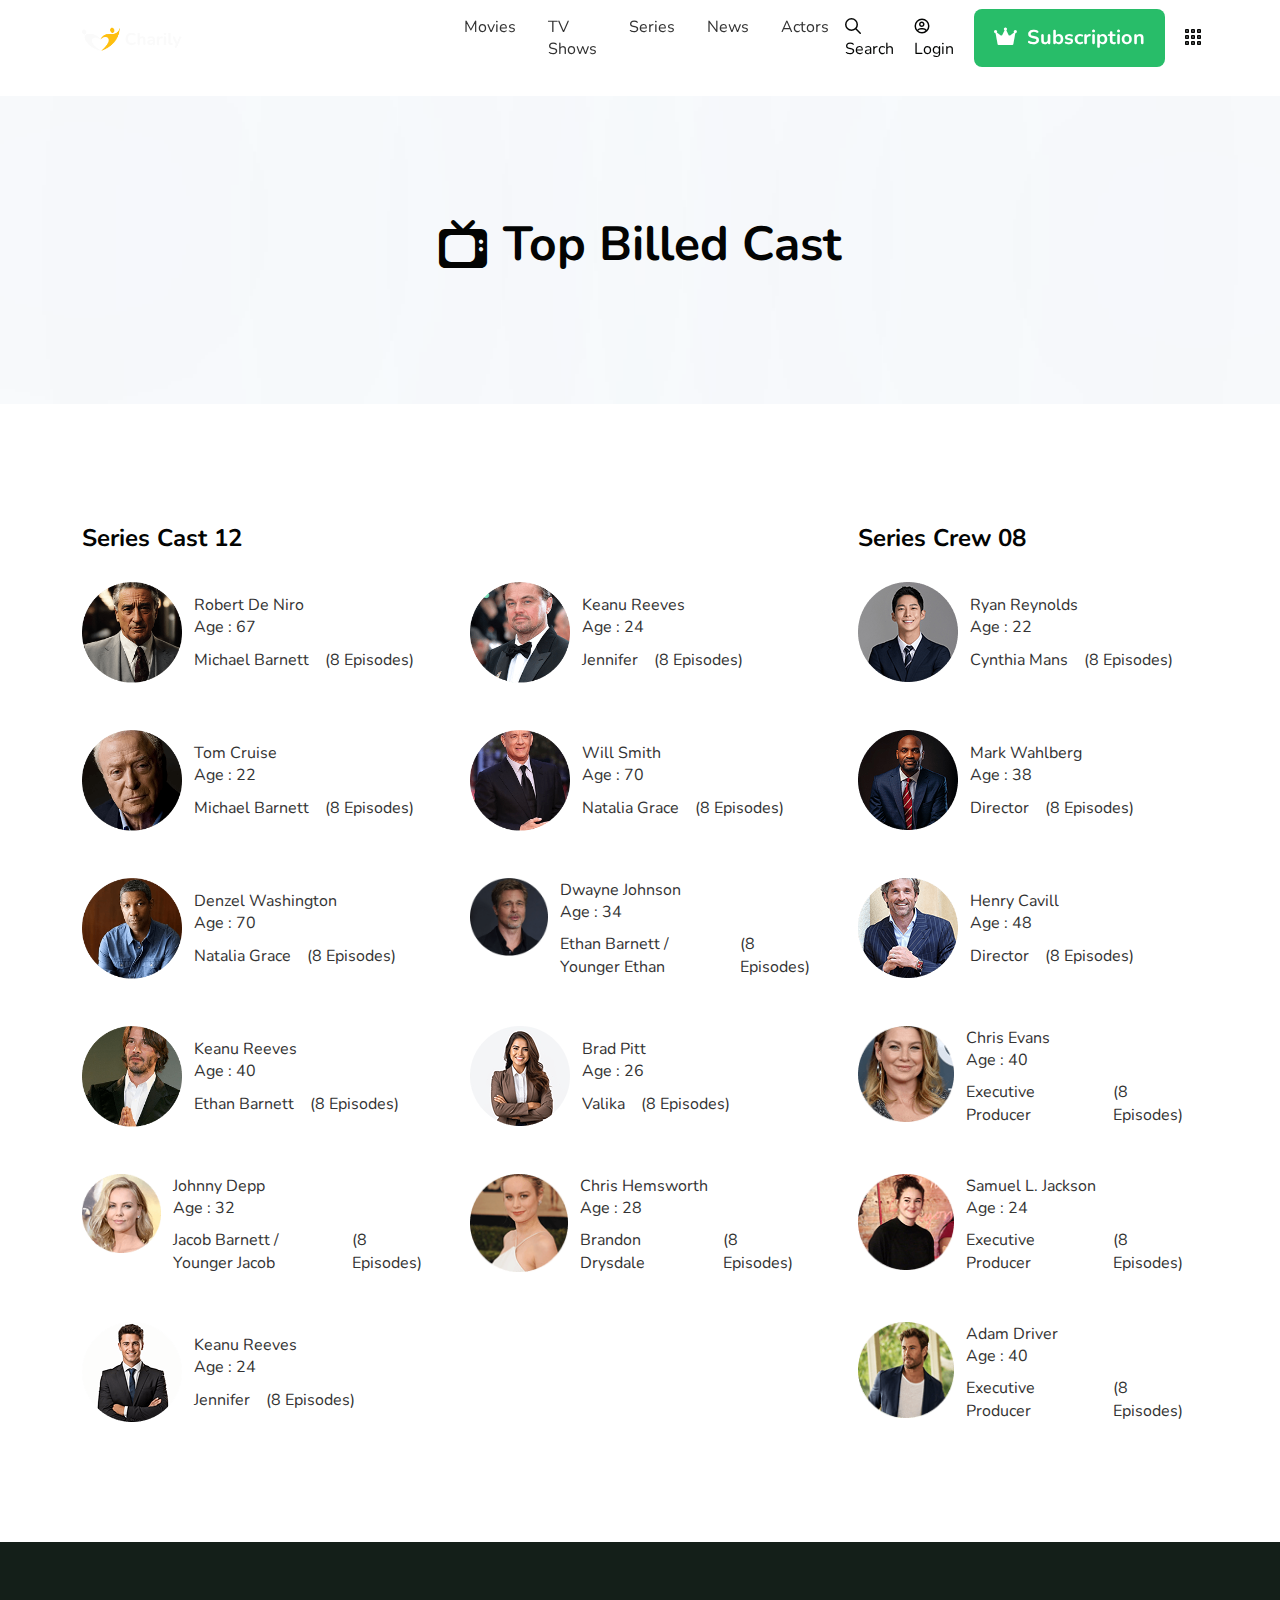
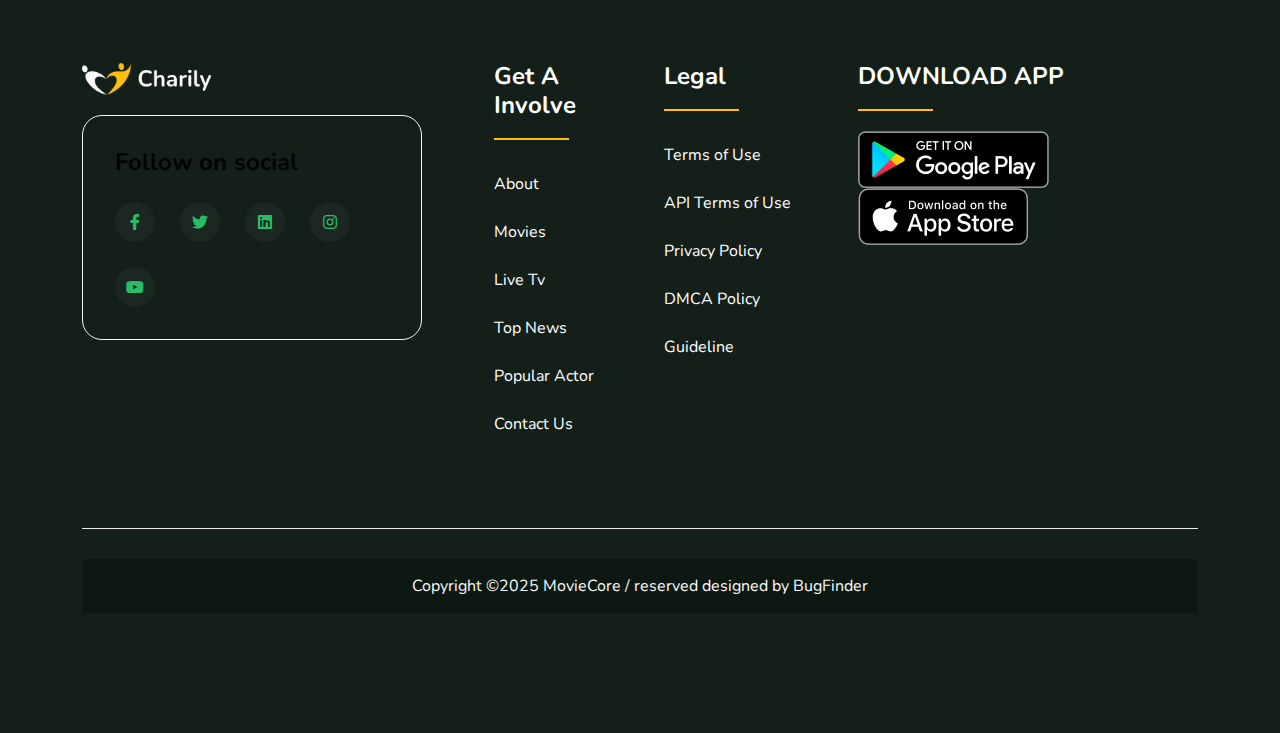
<file: billed-cast.html>
<!DOCTYPE html>
<html lang="en">
  <head>
    <meta charset="UTF-8" />
    <meta http-equiv="X-UA-Compatible" content="IE=edge" />
    <meta name="viewport" content="width=device-width, initial-scale=1.0" />

    <title>Charily</title>
    <!-- Favicon link -->
    <link
      rel="shortcut icon"
      href="./assets/img/logo/favicon.png"
      type="image/x-icon"
    />
    <!-- Fontawesome6 Css link -->
    <link rel="stylesheet" href="assets/css/all.min.css" />
    <!-- Bootstrap5 Css link -->
    <link rel="stylesheet" href="assets/css/bootstrap.min.css" />
    <!-- Owl carousel Css link -->
    <link rel="stylesheet" href="assets/css/owl.carousel.min.css" />
    <link rel="stylesheet" href="assets/css/owl.theme.default.min.css" />
    <!-- select2 Css link -->
    <link rel="stylesheet" href="assets/css/select2.min.css" />
    <!-- swiper Css link -->
    <link rel="stylesheet" href="assets/css/swiper-bundle.min.css" />
    <!-- Nice select Css-link -->
    <link rel="stylesheet" href="assets/css/nice-select.css" />
    <!-- intlTelInput Css link -->
    <link rel="stylesheet" href="assets/css/intlTelInput.min.css" />
    <!-- Style Css link -->
    <link rel="stylesheet" href="assets/css/style.css" />
  </head>

  <body class="">
    <!-- Nav section start -->
    <nav class="navbar navbar-expand-lg fixed-top">
      <div class="container">
        <a class="navbar-brand logo" href="index.html"
          ><img src="assets/img/logo/logo.png" alt="digiGoods"
        /></a>
        <button
          class="navbar-toggler"
          type="button"
          data-bs-toggle="offcanvas"
          data-bs-target="#offcanvasNavbar"
          aria-controls="offcanvasNavbar"
        >
          <i class="fa-light fa-list"></i>
        </button>
        <div
          class="offcanvas offcanvas-end"
          tabindex="-1"
          id="offcanvasNavbar"
          aria-labelledby="offcanvasNavbar"
        >
          <div class="offcanvas-header">
            <a class="navbar-brand" href="index.html"
              ><img class="logo" src="assets/img/logo/logo.png" alt="digiGoods"
            /></a>

            <button
              type="button"
              class="cmn-btn-close"
              data-bs-dismiss="offcanvas"
              aria-label="Close"
            >
              <i class="fa-light fa-arrow-right"></i>
            </button>
          </div>
          <div
            class="offcanvas-body align-items-center justify-content-between"
          >
            <ul class="navbar-nav">
              <li class="nav-item">
                <a class="nav-link" href="movies.html">Movies</a>
              </li>
              <li class="nav-item">
                <a class="nav-link" href="tv-shows.html">TV Shows</a>
              </li>
              <li class="nav-item">
                <a class="nav-link" href="series.html">Series</a>
              </li>
              <li class="nav-item">
                <a class="nav-link" href="blog.html">News</a>
              </li>
              <li class="nav-item">
                <a class="nav-link" href="billed-cast.html">Actors</a>
              </li>
            </ul>
          </div>
        </div>
        <div class="nav-right">
          <ul class="custom-nav">
            <li class="nav-item d-none d-sm-block">
              <a
                href=""
                class="nav-link"
                data-bs-toggle="modal"
                data-bs-target="#search-modal"
              >
                <i class="fa-regular fa-magnifying-glass"></i>
                Search
              </a>
            </li>
            <li class="nav-item d-none d-sm-block">
              <a href="login.html" class="nav-link">
                <i class="fa-regular fa-circle-user"></i>
                Login
              </a>
            </li>
            <li class="nav-item">
              <a href="pricing.html" class="nav-link p-0">
                <div class="cmn-btn">
                  <div class="btn-wrapper">
                    <div class="main-text btn-single">
                      <span><i class="fa-solid fa-crown"></i></span>
                      <span class="d-none d-md-block">Subscription</span>
                    </div>
                    <div class="hover-text btn-single">
                      <span><i class="fa-solid fa-crown"></i></span>
                      <span class="d-none d-md-block">Subscription</span>
                    </div>
                  </div>
                </div>
              </a>
            </li>
            <li class="nav-item">
              <a
                href="#"
                class="nav-link"
                data-bs-toggle="modal"
                data-bs-target="#popup-modal"
              >
                <i class="fa-regular fa-grid"></i>
              </a>
            </li>
          </ul>
        </div>
      </div>
    </nav>
    <!-- Nav section end -->

    <div class="false-nav"></div>
    <!-- Banner section start -->
    <div class="banner-section">
      <div class="container">
        <h1 class="d-flex align-items-center justify-content-center gap-3">
          <i class="fa-solid fa-tv-retro"></i> Top Billed Cast
        </h1>
      </div>
      <div class="ellipse-blur-2"></div>
      <div class="ellipse-blur-3"></div>
    </div>
    <!-- Banner section end -->

    <!-- Bottom Mobile Tab nav section start -->
    <ul class="nav bottom-nav fixed-bottom d-lg-none">
      <li class="nav-item">
        <a
          class="nav-link"
          data-bs-toggle="offcanvas"
          role="button"
          aria-controls="offcanvasNavbar"
          href="#offcanvasNavbar"
          aria-current="page"
          ><i class="fa-light fa-list"></i
        ></a>
      </li>
      <li class="nav-item">
        <a class="nav-link" href="#"
          ><i class="fa-light fa-planet-ringed"></i
        ></a>
      </li>
      <li class="nav-item">
        <a class="nav-link active"><i class="fa-regular fa-house"></i></a>
      </li>
      <li class="nav-item">
        <a
          class="nav-link"
          href="#"
          data-bs-toggle="modal"
          data-bs-target="#search-modal"
          ><i class="fa-light fa-magnifying-glass"></i
        ></a>
      </li>
      <li class="nav-item">
        <a class="nav-link" href="#"><i class="fa-light fa-user"></i></a>
      </li>
    </ul>
    <!-- Bottom Mobile Tab nav section end -->

    <!-- Billed cast section start -->
    <section class="billed-cast-section">
      <div class="container">
        <div class="row g-4 g-sm-5">
          <div class="col-xl-8 col-lg-12 col-md-6">
            <h4 class="mb-30 text-center text-sm-start">Series Cast 12</h4>
            <div class="row g-4 g-sm-5">
              <div class="col-lg-6">
                <div class="actor-box">
                  <a href="actor-details.html" class="img-box">
                    <img src="./assets/img/actor/actor-1.png" alt="" />
                  </a>
                  <div class="text-box">
                    <a href="actor-details.html" class="title"
                      >Robert De Niro</a
                    >
                    <div>Age : 67</div>
                    <div class="d-flex gap-3 mt-10">
                      <span>Michael Barnett</span> <span>(8 Episodes)</span>
                    </div>
                  </div>
                </div>
              </div>
              <div class="col-lg-6">
                <div class="actor-box">
                  <a href="actor-details.html" class="img-box">
                    <img src="./assets/img/actor/actor-2.png" alt="" />
                  </a>
                  <div class="text-box">
                    <a href="actor-details.html" class="title">Keanu Reeves</a>
                    <div>Age : 24</div>
                    <div class="d-flex gap-3 mt-10">
                      <span>Jennifer</span> <span>(8 Episodes)</span>
                    </div>
                  </div>
                </div>
              </div>
              <div class="col-lg-6">
                <div class="actor-box">
                  <a href="actor-details.html" class="img-box">
                    <img src="./assets/img/actor/actor-3.png" alt="" />
                  </a>
                  <div class="text-box">
                    <a href="actor-details.html" class="title">Tom Cruise</a>
                    <div>Age : 22</div>
                    <div class="d-flex gap-3 mt-10">
                      <span>Michael Barnett</span> <span>(8 Episodes)</span>
                    </div>
                  </div>
                </div>
              </div>
              <div class="col-lg-6">
                <div class="actor-box">
                  <a href="actor-details.html" class="img-box">
                    <img src="./assets/img/actor/actor-4.png" alt="" />
                  </a>
                  <div class="text-box">
                    <a href="actor-details.html" class="title">Will Smith</a>
                    <div>Age : 70</div>
                    <div class="d-flex gap-3 mt-10">
                      <span>Natalia Grace</span> <span>(8 Episodes)</span>
                    </div>
                  </div>
                </div>
              </div>
              <div class="col-lg-6">
                <div class="actor-box">
                  <a href="actor-details.html" class="img-box">
                    <img src="./assets/img/actor/actor-5.png" alt="" />
                  </a>
                  <div class="text-box">
                    <a href="actor-details.html" class="title"
                      >Denzel Washington</a
                    >
                    <div>Age : 70</div>
                    <div class="d-flex gap-3 mt-10">
                      <span>Natalia Grace</span> <span>(8 Episodes)</span>
                    </div>
                  </div>
                </div>
              </div>
              <div class="col-lg-6">
                <div class="actor-box">
                  <a href="actor-details.html" class="img-box">
                    <img src="./assets/img/actor/actor-6.png" alt="" />
                  </a>
                  <div class="text-box">
                    <a href="actor-details.html" class="title"
                      >Dwayne Johnson</a
                    >
                    <div>Age : 34</div>
                    <div class="d-flex gap-3 mt-10">
                      <span>Ethan Barnett / Younger Ethan</span>
                      <span>(8 Episodes)</span>
                    </div>
                  </div>
                </div>
              </div>
              <div class="col-lg-6">
                <div class="actor-box">
                  <a href="actor-details.html" class="img-box">
                    <img src="./assets/img/actor/actor-7.png" alt="" />
                  </a>
                  <div class="text-box">
                    <a href="actor-details.html" class="title">Keanu Reeves</a>
                    <div>Age : 40</div>
                    <div class="d-flex gap-3 mt-10">
                      <span>Ethan Barnett </span> <span>(8 Episodes)</span>
                    </div>
                  </div>
                </div>
              </div>
              <div class="col-lg-6">
                <div class="actor-box">
                  <a href="actor-details.html" class="img-box">
                    <img src="./assets/img/actor/actor-8.png" alt="" />
                  </a>
                  <div class="text-box">
                    <a href="actor-details.html" class="title">Brad Pitt</a>
                    <div>Age : 26</div>
                    <div class="d-flex gap-3 mt-10">
                      <span>Valika </span> <span>(8 Episodes)</span>
                    </div>
                  </div>
                </div>
              </div>
              <div class="col-lg-6">
                <div class="actor-box">
                  <a href="actor-details.html" class="img-box">
                    <img src="./assets/img/actor/actor-9.png" alt="" />
                  </a>
                  <div class="text-box">
                    <a href="actor-details.html" class="title">Johnny Depp</a>
                    <div>Age : 32</div>
                    <div class="d-flex gap-3 mt-10">
                      <span>Jacob Barnett / Younger Jacob </span>
                      <span>(8 Episodes)</span>
                    </div>
                  </div>
                </div>
              </div>
              <div class="col-lg-6">
                <div class="actor-box">
                  <a href="actor-details.html" class="img-box">
                    <img src="./assets/img/actor/actor-10.png" alt="" />
                  </a>
                  <div class="text-box">
                    <a href="actor-details.html" class="title"
                      >Chris Hemsworth</a
                    >
                    <div>Age : 28</div>
                    <div class="d-flex gap-3 mt-10">
                      <span>Brandon Drysdale </span> <span>(8 Episodes)</span>
                    </div>
                  </div>
                </div>
              </div>
              <div class="col-lg-6">
                <div class="actor-box">
                  <a href="actor-details.html" class="img-box">
                    <img src="./assets/img/actor/actor-11.png" alt="" />
                  </a>
                  <div class="text-box">
                    <a href="actor-details.html" class="title">Keanu Reeves</a>
                    <div>Age : 24</div>
                    <div class="d-flex gap-3 mt-10">
                      <span>Jennifer </span> <span>(8 Episodes)</span>
                    </div>
                  </div>
                </div>
              </div>
            </div>
          </div>
          <div class="col-xl-4 col-lg-12 col-md-6">
            <h4 class="mb-30 text-center text-sm-start">Series Crew 08</h4>
            <div class="row g-4 g-sm-5">
              <div class="col-12">
                <div class="actor-box">
                  <a href="actor-details.html" class="img-box">
                    <img src="./assets/img/actor/actor-12.png" alt="" />
                  </a>
                  <div class="text-box">
                    <a href="actor-details.html" class="title">Ryan Reynolds</a>
                    <div>Age : 22</div>
                    <div class="d-flex gap-3 mt-10">
                      <span>Cynthia Mans</span> <span>(8 Episodes)</span>
                    </div>
                  </div>
                </div>
              </div>
              <div class="col-12">
                <div class="actor-box">
                  <a href="actor-details.html" class="img-box">
                    <img src="./assets/img/actor/actor-13.png" alt="" />
                  </a>
                  <div class="text-box">
                    <a href="actor-details.html" class="title">Mark Wahlberg</a>
                    <div>Age : 38</div>
                    <div class="d-flex gap-3 mt-10">
                      <span>Director</span> <span>(8 Episodes)</span>
                    </div>
                  </div>
                </div>
              </div>
              <div class="col-12">
                <div class="actor-box">
                  <a href="actor-details.html" class="img-box">
                    <img src="./assets/img/actor/actor-14.png" alt="" />
                  </a>
                  <div class="text-box">
                    <a href="actor-details.html" class="title">Henry Cavill</a>
                    <div>Age : 48</div>
                    <div class="d-flex gap-3 mt-10">
                      <span>Director</span> <span>(8 Episodes)</span>
                    </div>
                  </div>
                </div>
              </div>
              <div class="col-12">
                <div class="actor-box">
                  <a href="actor-details.html" class="img-box">
                    <img src="./assets/img/actor/actor-15.png" alt="" />
                  </a>
                  <div class="text-box">
                    <a href="actor-details.html" class="title">Chris Evans</a>
                    <div>Age : 40</div>
                    <div class="d-flex gap-3 mt-10">
                      <span>Executive Producer</span> <span>(8 Episodes)</span>
                    </div>
                  </div>
                </div>
              </div>
              <div class="col-12">
                <div class="actor-box">
                  <a href="actor-details.html" class="img-box">
                    <img src="./assets/img/actor/actor-16.png" alt="" />
                  </a>
                  <div class="text-box">
                    <a href="actor-details.html" class="title"
                      >Samuel L. Jackson</a
                    >
                    <div>Age : 24</div>
                    <div class="d-flex gap-3 mt-10">
                      <span>Executive Producer</span> <span>(8 Episodes)</span>
                    </div>
                  </div>
                </div>
              </div>
              <div class="col-12">
                <div class="actor-box">
                  <a href="actor-details.html" class="img-box">
                    <img src="./assets/img/actor/actor-17.png" alt="" />
                  </a>
                  <div class="text-box">
                    <a href="actor-details.html" class="title">Adam Driver</a>
                    <div>Age : 40</div>
                    <div class="d-flex gap-3 mt-10">
                      <span>Executive Producer</span> <span>(8 Episodes)</span>
                    </div>
                  </div>
                </div>
              </div>
            </div>
          </div>
        </div>
      </div>
    </section>
    <!-- Billed cast section end -->

    <!-- Footer Section start -->
    <section class="footer-section">
      <div class="container">
        <div class="row gy-4 g-sm-5">
          <div class="col-lg-4 col-sm-6">
            <div class="footer-widget">
              <div class="widget-logo">
                <a href="index.html"
                  ><img
                    class="footer-logo"
                    src="assets/img/logo/logo.png"
                    alt="Charily"
                /></a>
              </div>

              <div class="social-box-container">
                <h4>Follow on social</h4>
                <ul class="social-box mt-25">
                  <li>
                    <a href="https://facebook.com" aria-label="Facebook"
                      ><i class="fab fa-facebook-f"></i
                    ></a>
                  </li>
                  <li>
                    <a href="https://twitter.com" aria-label="Twitter"
                      ><i class="fab fa-twitter"></i
                    ></a>
                  </li>
                  <li>
                    <a href="https://www.linkedin.com" aria-label="Linkedin"
                      ><i class="fab fa-linkedin"></i
                    ></a>
                  </li>
                  <li>
                    <a href="https://instagram.com" aria-label="Instagram"
                      ><i class="fab fa-instagram"></i
                    ></a>
                  </li>
                  <li>
                    <a href="https://instagram.com" aria-label="Instagram"
                      ><i class="fab fa-youtube"></i
                    ></a>
                  </li>
                </ul>
              </div>
            </div>
          </div>
          <div class="col-lg-2 col-sm-6 ps-lg-5">
            <div class="footer-widget">
              <h5 class="widget-title">Get a Involve</h5>
              <ul>
                <li><a class="widget-link" href="about.html">About</a></li>
                <li><a class="widget-link" href="movies.html">Movies </a></li>
                <li><a class="widget-link" href="index.html">Live Tv</a></li>
                <li><a class="widget-link" href="blog.html">Top News</a></li>
                <li>
                  <a class="widget-link" href="contact.html">Popular Actor </a>
                </li>
                <li>
                  <a class="widget-link" href="contact.html">Contact Us </a>
                </li>
              </ul>
            </div>
          </div>
          <div class="col-lg-2 col-sm-6 pt-sm-0 pt-3">
            <div class="footer-widget">
              <h5 class="widget-title">Legal</h5>
              <ul>
                <li>
                  <a class="widget-link" href="privacy-policy.html"
                    >Terms of Use</a
                  >
                </li>
                <li>
                  <a class="widget-link" href="privacy-policy.html"
                    >API Terms of Use</a
                  >
                </li>
                <li>
                  <a class="widget-link" href="privacy-policy.html"
                    >Privacy Policy</a
                  >
                </li>
                <li>
                  <a class="widget-link" href="privacy-policy.html"
                    >DMCA Policy</a
                  >
                </li>
                <li>
                  <a class="widget-link" href="privacy-policy.html"
                    >Guideline
                  </a>
                </li>
              </ul>
            </div>
          </div>
          <div class="col-lg-4 col-sm-6 pt-sm-0 pt-3">
            <div class="footer-widget">
              <h5 class="widget-title">DOWNLOAD APP</h5>
              <div class="store-box">
                <a href="" class="item">
                  <img src="./assets/img/store/google-play.png" alt="" />
                </a>
                <a href="" class="item">
                  <img src="./assets/img/store/apple-store.png" alt="" />
                </a>
              </div>
            </div>
          </div>
        </div>
        <hr class="footer-hr" />
        <!-- Copyright section start -->
        <div class="copyright-section">
          Copyright ©2025 MovieCore / reserved designed by BugFinder
        </div>
        <!-- Copyright section end -->
      </div>
    </section>
    <!-- Footer Section end -->

    <!-- Modal section start -->
    <!-- popup modal -->
    <div
      class="modal fade popup-modal"
      id="popup-modal"
      data-bs-keyboard="false"
      tabindex="-1"
      aria-labelledby="staticBackdropLabel"
      aria-hidden="true"
    >
      <div class="modal-dialog modal-dialog-centered">
        <div class="modal-content">
          <div class="modal-header">
            <h4 class="modal-title" id="staticBackdropLabel">
              Select Language
            </h4>
            <button
              type="button"
              class="cmn-btn-close"
              data-bs-dismiss="modal"
              aria-label="Close"
            >
              <i class="fa-light fa-xmark"></i>
            </button>
          </div>
          <div class="modal-body">
            <div class="row g-4">
              <div class="col-12">
                <div id="formModal">
                  <label class="form-label">Select language</label>
                  <select class="modal-select2-image" name="state">
                    <option value="us">English</option>
                    <option value="es">Spanish</option>
                    <option value="bd">bangla</option>
                  </select>
                </div>
              </div>
            </div>
          </div>

          <div class="modal-footer mt-10">
            <a href="" class="cmn-btn">
              <div class="btn-wrapper">
                <div class="main-text btn-single">save</div>
                <div class="hover-text btn-single">save</div>
              </div>
            </a>
          </div>
        </div>
      </div>
    </div>

    <!-- Search modal -->
    <div
      class="modal fade search-modal"
      id="search-modal"
      data-bs-keyboard="false"
      tabindex="-1"
      aria-labelledby="staticBackdropLabel"
      aria-hidden="true"
    >
      <div class="modal-dialog">
        <div class="modal-content">
          <div class="search-box2">
            <input type="text" class="form-control" placeholder="Search...." />
            <div class="search-btn">
              <i class="far fa-search"></i>
            </div>
          </div>
          <h5 class="mt-15">Most Popular</h5>
          <div class="search-product-box-container mt-10">
            <a href="product-details.html" class="product-box">
              <div class="img-box">
                <img src="./assets/img/product/product-img-1.png" alt="" />
              </div>
              <div class="text-box">
                <div class="title mt-0">Heralds</div>
              </div>
            </a>
            <a href="product-details.html" class="product-box">
              <div class="img-box">
                <img src="./assets/img/product/product-img-2.png" alt="" />
              </div>
              <div class="text-box">
                <div class="title mt-0">Rogue Mission</div>
              </div>
            </a>
            <a href="product-details.html" class="product-box">
              <div class="img-box">
                <img src="./assets/img/product/product-img-3.png" alt="" />
              </div>
              <div class="text-box">
                <div class="title mt-0">Titan’s Wrath</div>
              </div>
            </a>
            <a href="product-details.html" class="product-box">
              <div class="img-box">
                <img src="./assets/img/product/product-img-4.png" alt="" />
              </div>
              <div class="text-box">
                <div class="title mt-0">Split Bruce</div>
              </div>
            </a>
            <a href="product-details.html" class="product-box">
              <div class="img-box">
                <img src="./assets/img/product/product-img-5.png" alt="" />
              </div>
              <div class="text-box">
                <div class="title mt-0">Red Horizon</div>
              </div>
            </a>
            <a href="product-details.html" class="product-box">
              <div class="img-box">
                <img src="./assets/img/product/product-img-6.png" alt="" />
              </div>
              <div class="text-box">
                <div class="title mt-0">Dirilis Ertugrul</div>
              </div>
            </a>
            <a href="product-details.html" class="product-box">
              <div class="img-box">
                <img src="./assets/img/product/product-img-7.png" alt="" />
              </div>
              <div class="text-box">
                <div class="title mt-0">Aşk ve Kader</div>
              </div>
            </a>
            <a href="product-details.html" class="product-box">
              <div class="img-box">
                <img src="./assets/img/product/product-img-8.png" alt="" />
              </div>
              <div class="text-box">
                <div class="title mt-0">Karanlık Sırlar</div>
              </div>
            </a>
            <a href="product-details.html" class="product-box">
              <div class="img-box">
                <img src="./assets/img/product/product-img-9.png" alt="" />
              </div>
              <div class="text-box">
                <div class="title mt-0">Ölümsüz Aşk</div>
              </div>
            </a>
            <a href="product-details.html" class="product-box">
              <div class="img-box">
                <img src="./assets/img/product/product-img-10.png" alt="" />
              </div>
              <div class="text-box">
                <div class="title mt-0">The Last Promise</div>
              </div>
            </a>
            <a href="product-details.html" class="product-box">
              <div class="img-box">
                <img src="./assets/img/product/product-img-11.png" alt="" />
              </div>
              <div class="text-box">
                <div class="title mt-0">Silent Howl</div>
              </div>
            </a>
            <a href="product-details.html" class="product-box">
              <div class="img-box">
                <img src="./assets/img/product/product-img-12.png" alt="" />
              </div>
              <div class="text-box">
                <div class="title mt-0">Demon’s Lullaby</div>
              </div>
            </a>
            <a href="product-details.html" class="product-box">
              <div class="img-box">
                <img src="./assets/img/product/product-img-13.png" alt="" />
              </div>
              <div class="text-box">
                <div class="title mt-0">Black Veil</div>
              </div>
            </a>
            <a href="product-details.html" class="product-box">
              <div class="img-box">
                <img src="./assets/img/product/product-img-14.png" alt="" />
              </div>
              <div class="text-box">
                <div class="title mt-0">Room 404</div>
              </div>
            </a>
            <a href="product-details.html" class="product-box">
              <div class="img-box">
                <img src="./assets/img/product/product-img-15.png" alt="" />
              </div>
              <div class="text-box">
                <div class="title mt-0">Blood Harvest</div>
              </div>
            </a>
          </div>
        </div>
      </div>
    </div>
    <!-- Modal section end -->

    <!-- Jquery Js link -->
    <script src="assets/js/jquery-3.7.1.min.js"></script>
    <!-- Bootstrap Js link -->
    <script src="assets/js/bootstrap.bundle.min.js"></script>
    <!-- Owl carausel Js link -->
    <script src="assets/js/owl.carousel.min.js"></script>
    <!-- select2 Js link -->
    <script src="assets/js/select2.min.js"></script>
    <!-- counterup Js link -->
    <script src="assets/js/jquery.counterup.min.js"></script>
    <script src="assets/js/jquery.waypoints.min.js"></script>
    <!-- Swiper Js link -->
    <script src="assets/js/swiper-bundle.min.js"></script>
    <!-- Nice select Js link -->
    <script src="assets/js/jquery.nice-select.min.js"></script>
    <!-- intlTelInput Js link -->
    <script src="assets/js/intlTelInput.min.js"></script>
    <!-- Main Js link -->
    <script src="assets/js/main.js"></script>
  </body>
</html>
</file>
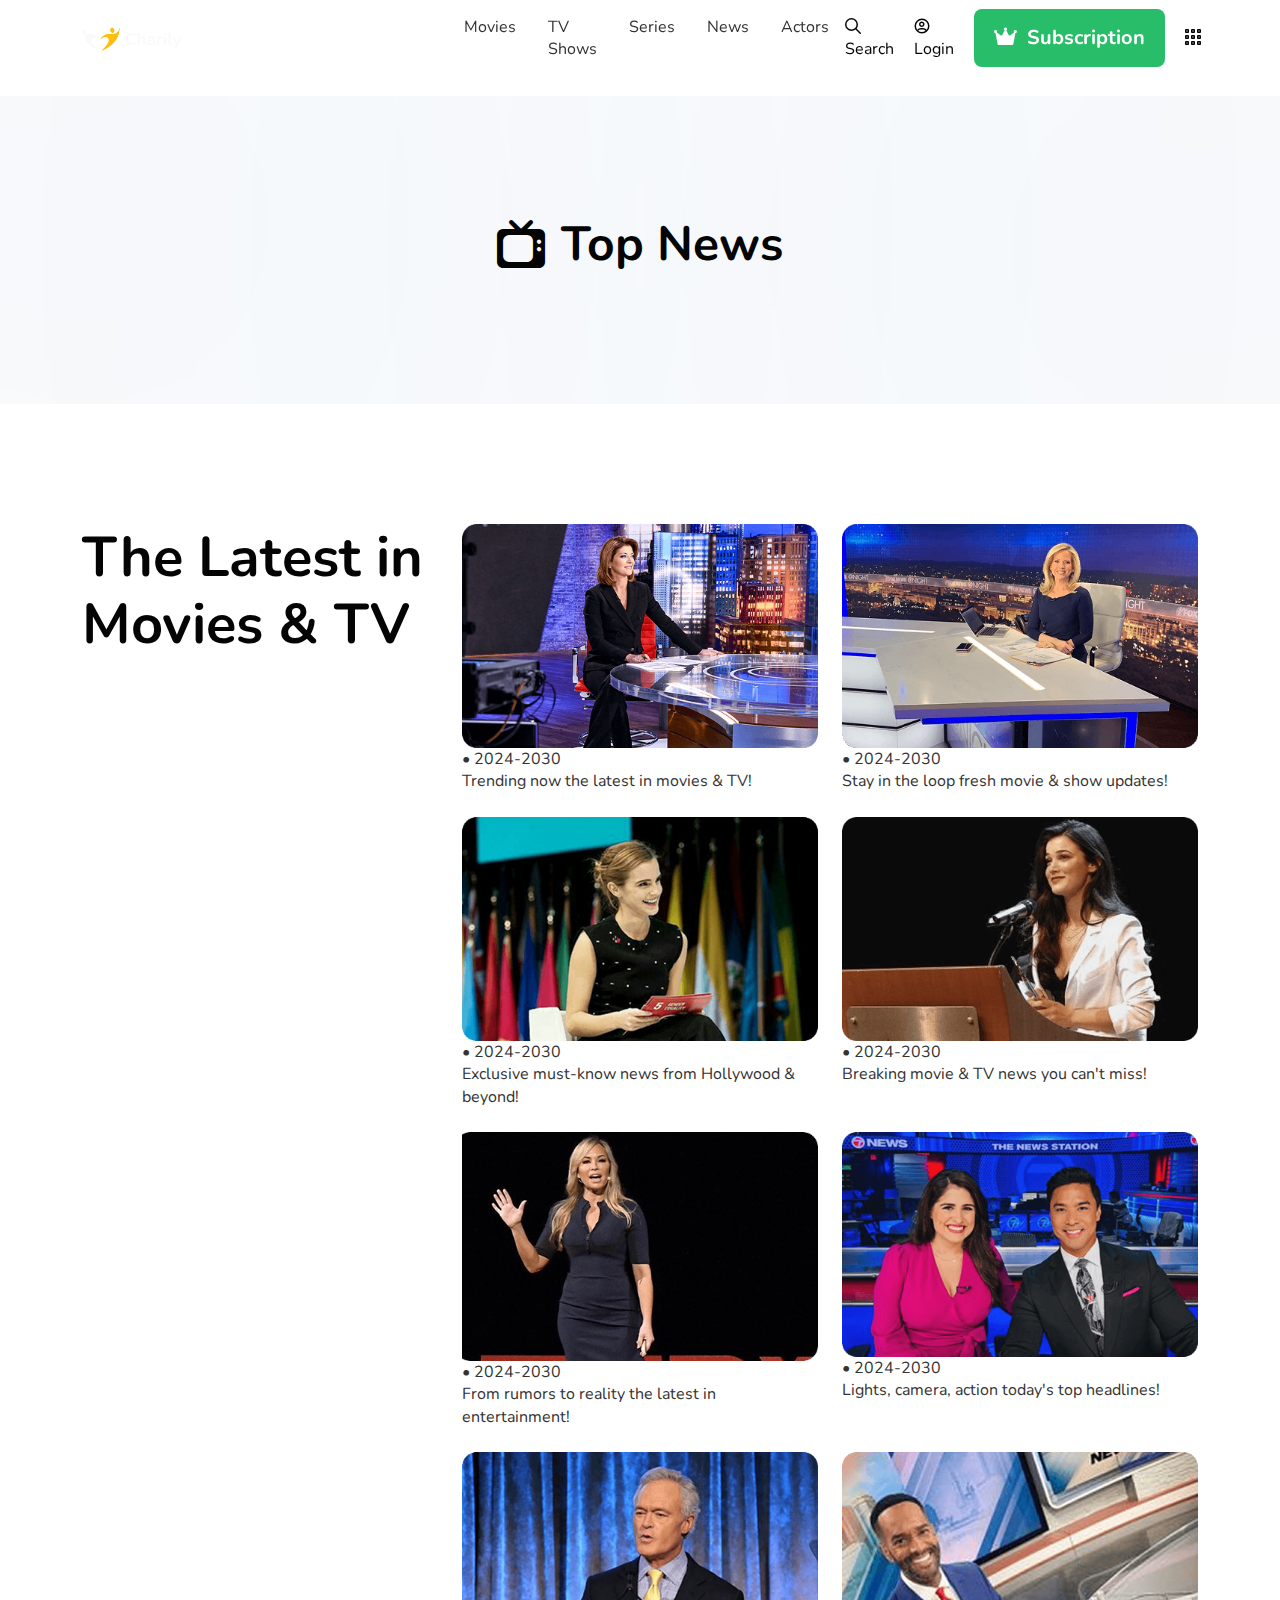
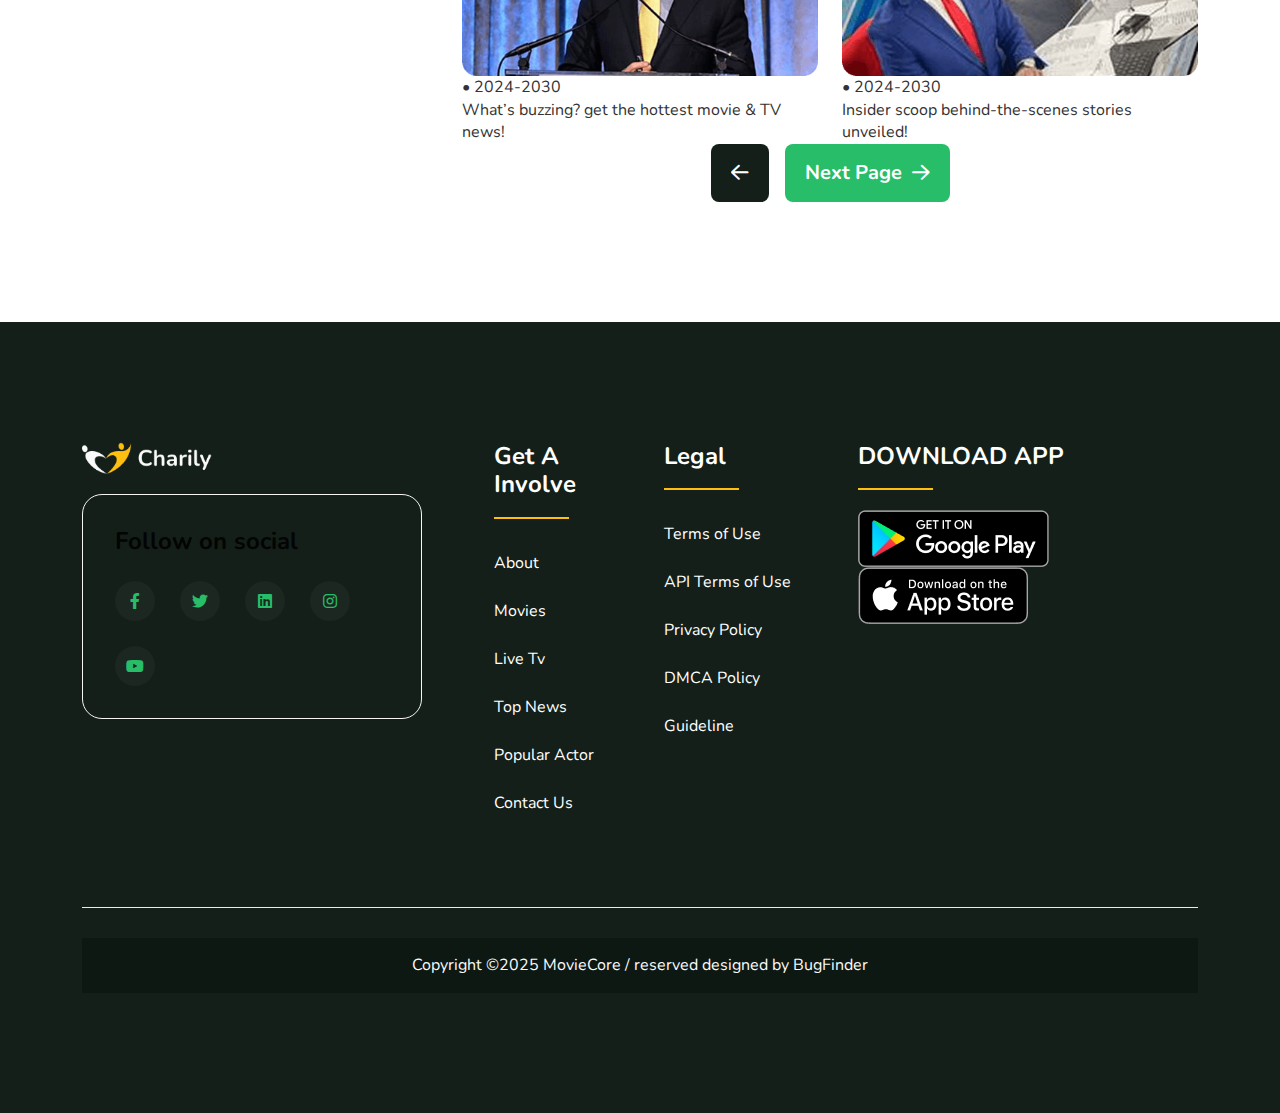
<file: blog.html>
<!DOCTYPE html>
<html lang="en">
  <head>
    <meta charset="UTF-8" />
    <meta http-equiv="X-UA-Compatible" content="IE=edge" />
    <meta name="viewport" content="width=device-width, initial-scale=1.0" />

    <title>Charily</title>
    <!-- Favicon link -->
    <link
      rel="shortcut icon"
      href="./assets/img/logo/favicon.png"
      type="image/x-icon"
    />
    <!-- Fontawesome6 Css link -->
    <link rel="stylesheet" href="assets/css/all.min.css" />
    <!-- Bootstrap5 Css link -->
    <link rel="stylesheet" href="assets/css/bootstrap.min.css" />
    <!-- Owl carousel Css link -->
    <link rel="stylesheet" href="assets/css/owl.carousel.min.css" />
    <link rel="stylesheet" href="assets/css/owl.theme.default.min.css" />
    <!-- select2 Css link -->
    <link rel="stylesheet" href="assets/css/select2.min.css" />
    <!-- swiper Css link -->
    <link rel="stylesheet" href="assets/css/swiper-bundle.min.css" />
    <!-- Nice select Css-link -->
    <link rel="stylesheet" href="assets/css/nice-select.css" />
    <!-- intlTelInput Css link -->
    <link rel="stylesheet" href="assets/css/intlTelInput.min.css" />
    <!-- Style Css link -->
    <link rel="stylesheet" href="assets/css/style.css" />
  </head>

  <body class="">
    <!-- Nav section start -->
    <nav class="navbar navbar-expand-lg fixed-top">
      <div class="container">
        <a class="navbar-brand logo" href="index.html"
          ><img src="assets/img/logo/logo.png" alt="digiGoods"
        /></a>
        <button
          class="navbar-toggler"
          type="button"
          data-bs-toggle="offcanvas"
          data-bs-target="#offcanvasNavbar"
          aria-controls="offcanvasNavbar"
        >
          <i class="fa-light fa-list"></i>
        </button>
        <div
          class="offcanvas offcanvas-end"
          tabindex="-1"
          id="offcanvasNavbar"
          aria-labelledby="offcanvasNavbar"
        >
          <div class="offcanvas-header">
            <a class="navbar-brand" href="index.html"
              ><img class="logo" src="assets/img/logo/logo.png" alt="digiGoods"
            /></a>

            <button
              type="button"
              class="cmn-btn-close"
              data-bs-dismiss="offcanvas"
              aria-label="Close"
            >
              <i class="fa-light fa-arrow-right"></i>
            </button>
          </div>
          <div
            class="offcanvas-body align-items-center justify-content-between"
          >
            <ul class="navbar-nav">
              <li class="nav-item">
                <a class="nav-link" href="movies.html">Movies</a>
              </li>
              <li class="nav-item">
                <a class="nav-link" href="tv-shows.html">TV Shows</a>
              </li>
              <li class="nav-item">
                <a class="nav-link" href="series.html">Series</a>
              </li>
              <li class="nav-item">
                <a class="nav-link" href="blog.html">News</a>
              </li>
              <li class="nav-item">
                <a class="nav-link" href="billed-cast.html">Actors</a>
              </li>
            </ul>
          </div>
        </div>
        <div class="nav-right">
          <ul class="custom-nav">
            <li class="nav-item d-none d-sm-block">
              <a
                href=""
                class="nav-link"
                data-bs-toggle="modal"
                data-bs-target="#search-modal"
              >
                <i class="fa-regular fa-magnifying-glass"></i>
                Search
              </a>
            </li>
            <li class="nav-item d-none d-sm-block">
              <a href="login.html" class="nav-link">
                <i class="fa-regular fa-circle-user"></i>
                Login
              </a>
            </li>
            <li class="nav-item">
              <a href="pricing.html" class="nav-link p-0">
                <div class="cmn-btn">
                  <div class="btn-wrapper">
                    <div class="main-text btn-single">
                      <span><i class="fa-solid fa-crown"></i></span>
                      <span class="d-none d-md-block">Subscription</span>
                    </div>
                    <div class="hover-text btn-single">
                      <span><i class="fa-solid fa-crown"></i></span>
                      <span class="d-none d-md-block">Subscription</span>
                    </div>
                  </div>
                </div>
              </a>
            </li>
            <li class="nav-item">
              <a
                href="#"
                class="nav-link"
                data-bs-toggle="modal"
                data-bs-target="#popup-modal"
              >
                <i class="fa-regular fa-grid"></i>
              </a>
            </li>
          </ul>
        </div>
      </div>
    </nav>
    <!-- Nav section end -->

    <div class="false-nav"></div>
    <!-- Banner section start -->
    <div class="banner-section">
      <div class="container">
        <h1 class="d-flex align-items-center justify-content-center gap-3">
          <i class="fa-solid fa-tv-retro"></i> Top News
        </h1>
      </div>
      <div class="ellipse-blur-2"></div>
      <div class="ellipse-blur-3"></div>
    </div>
    <!-- Banner section end -->

    <!-- Bottom Mobile Tab nav section start -->
    <ul class="nav bottom-nav fixed-bottom d-lg-none">
      <li class="nav-item">
        <a
          class="nav-link"
          data-bs-toggle="offcanvas"
          role="button"
          aria-controls="offcanvasNavbar"
          href="#offcanvasNavbar"
          aria-current="page"
          ><i class="fa-light fa-list"></i
        ></a>
      </li>
      <li class="nav-item">
        <a class="nav-link" href="#"
          ><i class="fa-light fa-planet-ringed"></i
        ></a>
      </li>
      <li class="nav-item">
        <a class="nav-link active"><i class="fa-regular fa-house"></i></a>
      </li>
      <li class="nav-item">
        <a
          class="nav-link"
          href="#"
          data-bs-toggle="modal"
          data-bs-target="#search-modal"
          ><i class="fa-light fa-magnifying-glass"></i
        ></a>
      </li>
      <li class="nav-item">
        <a class="nav-link" href="#"><i class="fa-light fa-user"></i></a>
      </li>
    </ul>
    <!-- Bottom Mobile Tab nav section end -->

    <!-- Blog section2 start -->
    <section class="blog-section2">
      <div class="container">
        <div class="row">
          <div class="col-lg-4">
            <div class="section-header">
              <h1>The Latest in Movies & TV</h1>
            </div>
          </div>
          <div class="col-lg-8">
            <div class="row g-4">
              <div class="col-lg-6 col-md-6">
                <div class="blog-box2">
                  <a href="" class="img-box">
                    <img src="./assets/img/blog2/blog-img.png" alt="" />
                  </a>
                  <div class="text-box">
                    <ul class="meta">
                      <div class="item">&bull; 2024-2030</div>
                    </ul>
                    <a href="" class="blog-title">
                      Trending now the latest in movies & TV!
                    </a>
                  </div>
                </div>
              </div>
              <div class="col-lg-6 col-md-6">
                <div class="blog-box2">
                  <a href="" class="img-box">
                    <img src="./assets/img/blog2/blog-img2.png" alt="" />
                  </a>
                  <div class="text-box">
                    <ul class="meta">
                      <div class="item">&bull; 2024-2030</div>
                    </ul>
                    <a href="" class="blog-title">
                      Stay in the loop fresh movie & show updates!
                    </a>
                  </div>
                </div>
              </div>
              <div class="col-lg-6 col-md-6">
                <div class="blog-box2">
                  <a href="" class="img-box">
                    <img src="./assets/img/blog2/blog-img3.png" alt="" />
                  </a>
                  <div class="text-box">
                    <ul class="meta">
                      <div class="item">&bull; 2024-2030</div>
                    </ul>
                    <a href="" class="blog-title">
                      Exclusive must-know news from Hollywood & beyond!
                    </a>
                  </div>
                </div>
              </div>
              <div class="col-lg-6 col-md-6">
                <div class="blog-box2">
                  <a href="" class="img-box">
                    <img src="./assets/img/blog2/blog-img4.png" alt="" />
                  </a>
                  <div class="text-box">
                    <ul class="meta">
                      <div class="item">&bull; 2024-2030</div>
                    </ul>
                    <a href="" class="blog-title">
                      Breaking movie & TV news you can't miss!
                    </a>
                  </div>
                </div>
              </div>
              <div class="col-lg-6 col-md-6">
                <div class="blog-box2">
                  <a href="" class="img-box">
                    <img src="./assets/img/blog2/blog-img5.png" alt="" />
                  </a>
                  <div class="text-box">
                    <ul class="meta">
                      <div class="item">&bull; 2024-2030</div>
                    </ul>
                    <a href="" class="blog-title">
                      From rumors to reality the latest in entertainment!
                    </a>
                  </div>
                </div>
              </div>
              <div class="col-lg-6 col-md-6">
                <div class="blog-box2">
                  <a href="" class="img-box">
                    <img src="./assets/img/blog2/blog-img6.png" alt="" />
                  </a>
                  <div class="text-box">
                    <ul class="meta">
                      <div class="item">&bull; 2024-2030</div>
                    </ul>
                    <a href="" class="blog-title">
                      Lights, camera, action today's top headlines!
                    </a>
                  </div>
                </div>
              </div>
              <div class="col-lg-6 col-md-6">
                <div class="blog-box2">
                  <a href="" class="img-box">
                    <img src="./assets/img/blog2/blog-img7.png" alt="" />
                  </a>
                  <div class="text-box">
                    <ul class="meta">
                      <div class="item">&bull; 2024-2030</div>
                    </ul>
                    <a href="" class="blog-title">
                      What’s buzzing? get the hottest movie & TV news!
                    </a>
                  </div>
                </div>
              </div>
              <div class="col-lg-6 col-md-6">
                <div class="blog-box2">
                  <a href="" class="img-box">
                    <img src="./assets/img/blog2/blog-img8.png" alt="" />
                  </a>
                  <div class="text-box">
                    <ul class="meta">
                      <div class="item">&bull; 2024-2030</div>
                    </ul>
                    <a href="" class="blog-title">
                      Insider scoop behind-the-scenes stories unveiled!
                    </a>
                  </div>
                </div>
              </div>
            </div>
            <div class="button-box d-flex justify-content-center gap-3">
              <a href="" class="cmn-btn2">
                <div class="btn-wrapper">
                  <div class="main-text btn-single">
                    <i class="fa-regular fa-arrow-left"></i>
                  </div>
                  <div class="hover-text btn-single">
                    <i class="fa-regular fa-arrow-left"></i>
                  </div>
                </div>
              </a>
              <a href="" class="cmn-btn">
                <div class="btn-wrapper">
                  <div class="main-text btn-single">
                    Next Page
                    <i class="fa-regular fa-arrow-right"></i>
                  </div>
                  <div class="hover-text btn-single">
                    Next Page
                    <i class="fa-regular fa-arrow-right"></i>
                  </div>
                </div>
              </a>
            </div>
          </div>
        </div>
      </div>
    </section>
    <!-- Blog section2 end -->

    <!-- Footer Section start -->
    <section class="footer-section">
      <div class="container">
        <div class="row gy-4 g-sm-5">
          <div class="col-lg-4 col-sm-6">
            <div class="footer-widget">
              <div class="widget-logo">
                <a href="index.html"
                  ><img
                    class="footer-logo"
                    src="assets/img/logo/logo.png"
                    alt="Charily"
                /></a>
              </div>

              <div class="social-box-container">
                <h4>Follow on social</h4>
                <ul class="social-box mt-25">
                  <li>
                    <a href="https://facebook.com" aria-label="Facebook"
                      ><i class="fab fa-facebook-f"></i
                    ></a>
                  </li>
                  <li>
                    <a href="https://twitter.com" aria-label="Twitter"
                      ><i class="fab fa-twitter"></i
                    ></a>
                  </li>
                  <li>
                    <a href="https://www.linkedin.com" aria-label="Linkedin"
                      ><i class="fab fa-linkedin"></i
                    ></a>
                  </li>
                  <li>
                    <a href="https://instagram.com" aria-label="Instagram"
                      ><i class="fab fa-instagram"></i
                    ></a>
                  </li>
                  <li>
                    <a href="https://instagram.com" aria-label="Instagram"
                      ><i class="fab fa-youtube"></i
                    ></a>
                  </li>
                </ul>
              </div>
            </div>
          </div>
          <div class="col-lg-2 col-sm-6 ps-lg-5">
            <div class="footer-widget">
              <h5 class="widget-title">Get a Involve</h5>
              <ul>
                <li><a class="widget-link" href="about.html">About</a></li>
                <li><a class="widget-link" href="movies.html">Movies </a></li>
                <li><a class="widget-link" href="index.html">Live Tv</a></li>
                <li><a class="widget-link" href="blog.html">Top News</a></li>
                <li>
                  <a class="widget-link" href="contact.html">Popular Actor </a>
                </li>
                <li>
                  <a class="widget-link" href="contact.html">Contact Us </a>
                </li>
              </ul>
            </div>
          </div>
          <div class="col-lg-2 col-sm-6 pt-sm-0 pt-3">
            <div class="footer-widget">
              <h5 class="widget-title">Legal</h5>
              <ul>
                <li>
                  <a class="widget-link" href="privacy-policy.html"
                    >Terms of Use</a
                  >
                </li>
                <li>
                  <a class="widget-link" href="privacy-policy.html"
                    >API Terms of Use</a
                  >
                </li>
                <li>
                  <a class="widget-link" href="privacy-policy.html"
                    >Privacy Policy</a
                  >
                </li>
                <li>
                  <a class="widget-link" href="privacy-policy.html"
                    >DMCA Policy</a
                  >
                </li>
                <li>
                  <a class="widget-link" href="privacy-policy.html"
                    >Guideline
                  </a>
                </li>
              </ul>
            </div>
          </div>
          <div class="col-lg-4 col-sm-6 pt-sm-0 pt-3">
            <div class="footer-widget">
              <h5 class="widget-title">DOWNLOAD APP</h5>
              <div class="store-box">
                <a href="" class="item">
                  <img src="./assets/img/store/google-play.png" alt="" />
                </a>
                <a href="" class="item">
                  <img src="./assets/img/store/apple-store.png" alt="" />
                </a>
              </div>
            </div>
          </div>
        </div>
        <hr class="footer-hr" />
        <!-- Copyright section start -->
        <div class="copyright-section">
          Copyright ©2025 MovieCore / reserved designed by BugFinder
        </div>
        <!-- Copyright section end -->
      </div>
    </section>
    <!-- Footer Section end -->

    <!-- Modal section start -->
    <!-- popup modal -->
    <div
      class="modal fade popup-modal"
      id="popup-modal"
      data-bs-keyboard="false"
      tabindex="-1"
      aria-labelledby="staticBackdropLabel"
      aria-hidden="true"
    >
      <div class="modal-dialog modal-dialog-centered">
        <div class="modal-content">
          <div class="modal-header">
            <h4 class="modal-title" id="staticBackdropLabel">
              Select Language
            </h4>
            <button
              type="button"
              class="cmn-btn-close"
              data-bs-dismiss="modal"
              aria-label="Close"
            >
              <i class="fa-light fa-xmark"></i>
            </button>
          </div>
          <div class="modal-body">
            <div class="row g-4">
              <div class="col-12">
                <div id="formModal">
                  <label class="form-label">Select language</label>
                  <select class="modal-select2-image" name="state">
                    <option value="us">English</option>
                    <option value="es">Spanish</option>
                    <option value="bd">bangla</option>
                  </select>
                </div>
              </div>
            </div>
          </div>

          <div class="modal-footer mt-10">
            <a href="" class="cmn-btn">
              <div class="btn-wrapper">
                <div class="main-text btn-single">save</div>
                <div class="hover-text btn-single">save</div>
              </div>
            </a>
          </div>
        </div>
      </div>
    </div>

    <!-- Search modal -->
    <div
      class="modal fade search-modal"
      id="search-modal"
      data-bs-keyboard="false"
      tabindex="-1"
      aria-labelledby="staticBackdropLabel"
      aria-hidden="true"
    >
      <div class="modal-dialog">
        <div class="modal-content">
          <div class="search-box2">
            <input type="text" class="form-control" placeholder="Search...." />
            <div class="search-btn">
              <i class="far fa-search"></i>
            </div>
          </div>
          <h5 class="mt-15">Most Popular</h5>
          <div class="search-product-box-container mt-10">
            <a href="product-details.html" class="product-box">
              <div class="img-box">
                <img src="./assets/img/product/product-img-1.png" alt="" />
              </div>
              <div class="text-box">
                <div class="title mt-0">Heralds</div>
              </div>
            </a>
            <a href="product-details.html" class="product-box">
              <div class="img-box">
                <img src="./assets/img/product/product-img-2.png" alt="" />
              </div>
              <div class="text-box">
                <div class="title mt-0">Rogue Mission</div>
              </div>
            </a>
            <a href="product-details.html" class="product-box">
              <div class="img-box">
                <img src="./assets/img/product/product-img-3.png" alt="" />
              </div>
              <div class="text-box">
                <div class="title mt-0">Titan’s Wrath</div>
              </div>
            </a>
            <a href="product-details.html" class="product-box">
              <div class="img-box">
                <img src="./assets/img/product/product-img-4.png" alt="" />
              </div>
              <div class="text-box">
                <div class="title mt-0">Split Bruce</div>
              </div>
            </a>
            <a href="product-details.html" class="product-box">
              <div class="img-box">
                <img src="./assets/img/product/product-img-5.png" alt="" />
              </div>
              <div class="text-box">
                <div class="title mt-0">Red Horizon</div>
              </div>
            </a>
            <a href="product-details.html" class="product-box">
              <div class="img-box">
                <img src="./assets/img/product/product-img-6.png" alt="" />
              </div>
              <div class="text-box">
                <div class="title mt-0">Dirilis Ertugrul</div>
              </div>
            </a>
            <a href="product-details.html" class="product-box">
              <div class="img-box">
                <img src="./assets/img/product/product-img-7.png" alt="" />
              </div>
              <div class="text-box">
                <div class="title mt-0">Aşk ve Kader</div>
              </div>
            </a>
            <a href="product-details.html" class="product-box">
              <div class="img-box">
                <img src="./assets/img/product/product-img-8.png" alt="" />
              </div>
              <div class="text-box">
                <div class="title mt-0">Karanlık Sırlar</div>
              </div>
            </a>
            <a href="product-details.html" class="product-box">
              <div class="img-box">
                <img src="./assets/img/product/product-img-9.png" alt="" />
              </div>
              <div class="text-box">
                <div class="title mt-0">Ölümsüz Aşk</div>
              </div>
            </a>
            <a href="product-details.html" class="product-box">
              <div class="img-box">
                <img src="./assets/img/product/product-img-10.png" alt="" />
              </div>
              <div class="text-box">
                <div class="title mt-0">The Last Promise</div>
              </div>
            </a>
            <a href="product-details.html" class="product-box">
              <div class="img-box">
                <img src="./assets/img/product/product-img-11.png" alt="" />
              </div>
              <div class="text-box">
                <div class="title mt-0">Silent Howl</div>
              </div>
            </a>
            <a href="product-details.html" class="product-box">
              <div class="img-box">
                <img src="./assets/img/product/product-img-12.png" alt="" />
              </div>
              <div class="text-box">
                <div class="title mt-0">Demon’s Lullaby</div>
              </div>
            </a>
            <a href="product-details.html" class="product-box">
              <div class="img-box">
                <img src="./assets/img/product/product-img-13.png" alt="" />
              </div>
              <div class="text-box">
                <div class="title mt-0">Black Veil</div>
              </div>
            </a>
            <a href="product-details.html" class="product-box">
              <div class="img-box">
                <img src="./assets/img/product/product-img-14.png" alt="" />
              </div>
              <div class="text-box">
                <div class="title mt-0">Room 404</div>
              </div>
            </a>
            <a href="product-details.html" class="product-box">
              <div class="img-box">
                <img src="./assets/img/product/product-img-15.png" alt="" />
              </div>
              <div class="text-box">
                <div class="title mt-0">Blood Harvest</div>
              </div>
            </a>
          </div>
        </div>
      </div>
    </div>
    <!-- Modal section end -->

    <!-- Jquery Js link -->
    <script src="assets/js/jquery-3.7.1.min.js"></script>
    <!-- Bootstrap Js link -->
    <script src="assets/js/bootstrap.bundle.min.js"></script>
    <!-- Owl carausel Js link -->
    <script src="assets/js/owl.carousel.min.js"></script>
    <!-- select2 Js link -->
    <script src="assets/js/select2.min.js"></script>
    <!-- counterup Js link -->
    <script src="assets/js/jquery.counterup.min.js"></script>
    <script src="assets/js/jquery.waypoints.min.js"></script>
    <!-- Swiper Js link -->
    <script src="assets/js/swiper-bundle.min.js"></script>
    <!-- Nice select Js link -->
    <script src="assets/js/jquery.nice-select.min.js"></script>
    <!-- intlTelInput Js link -->
    <script src="assets/js/intlTelInput.min.js"></script>
    <!-- Main Js link -->
    <script src="assets/js/main.js"></script>
  </body>
</html>
</file>
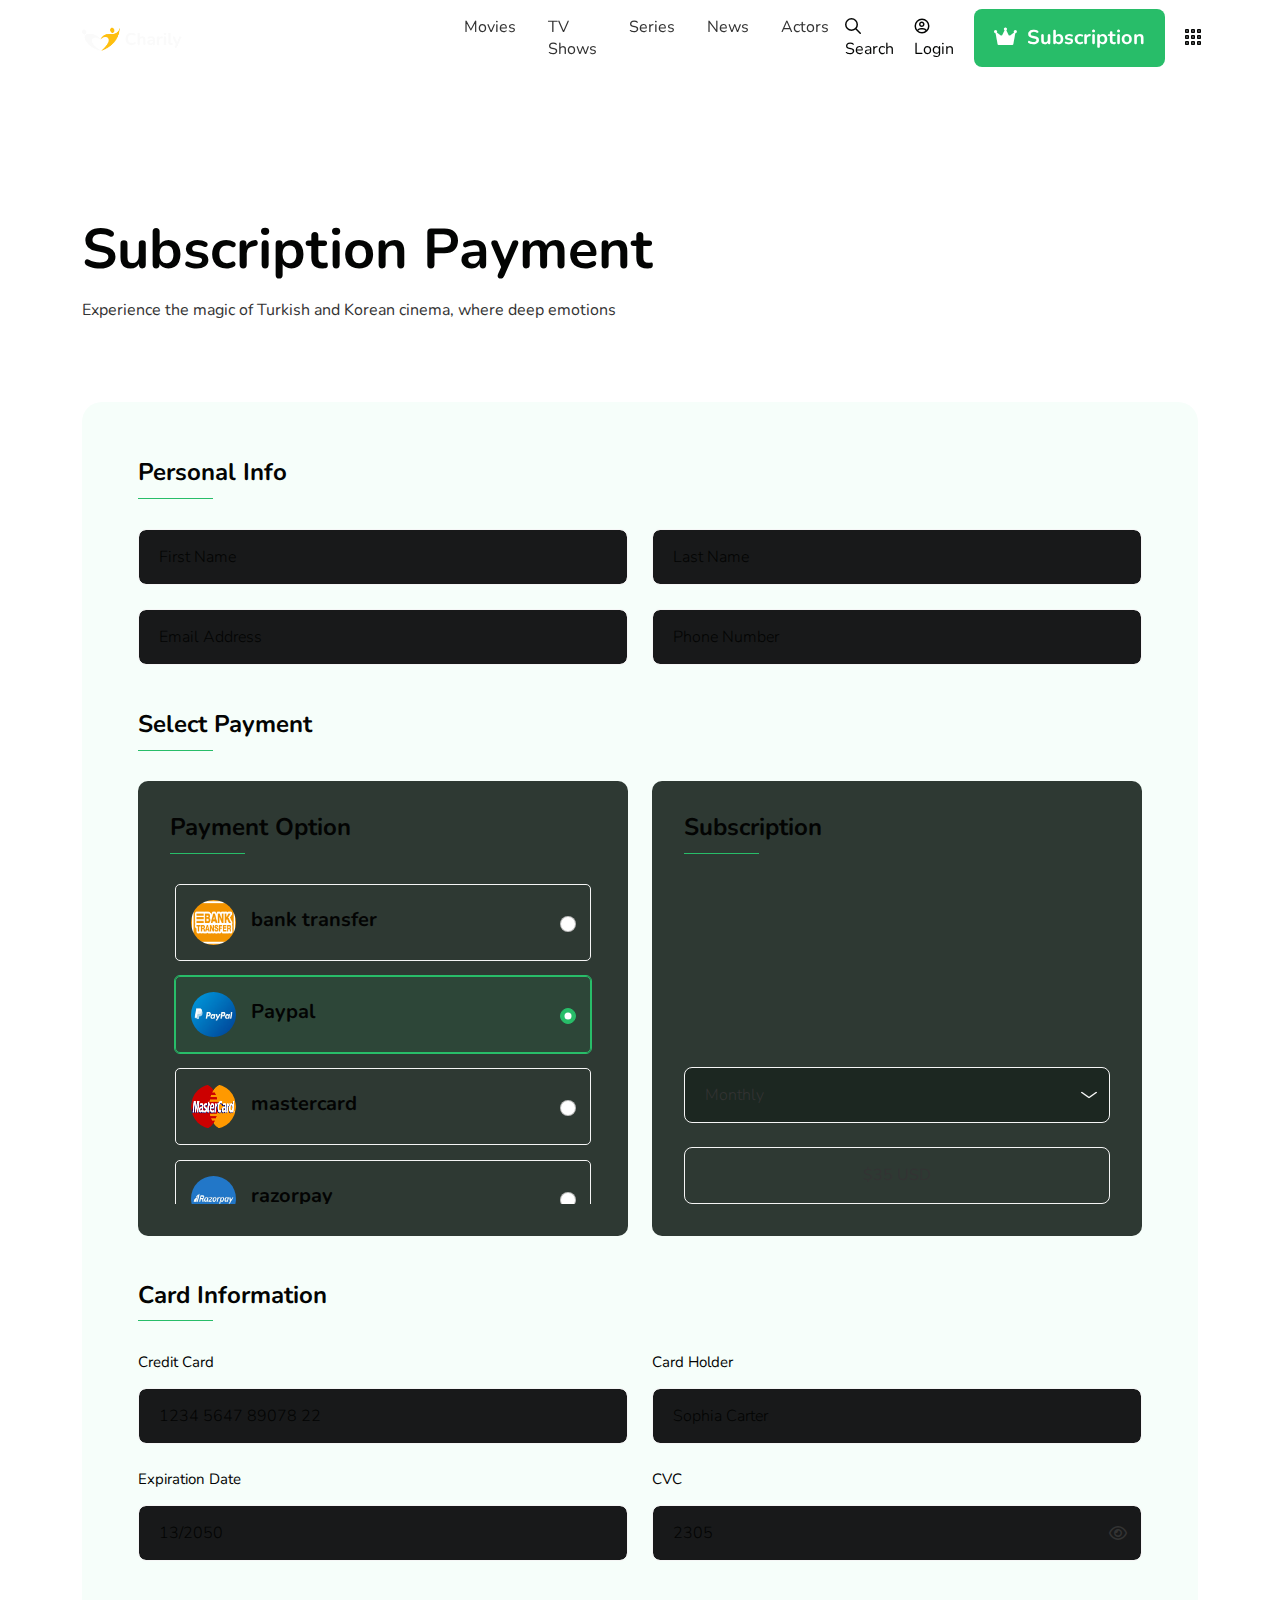
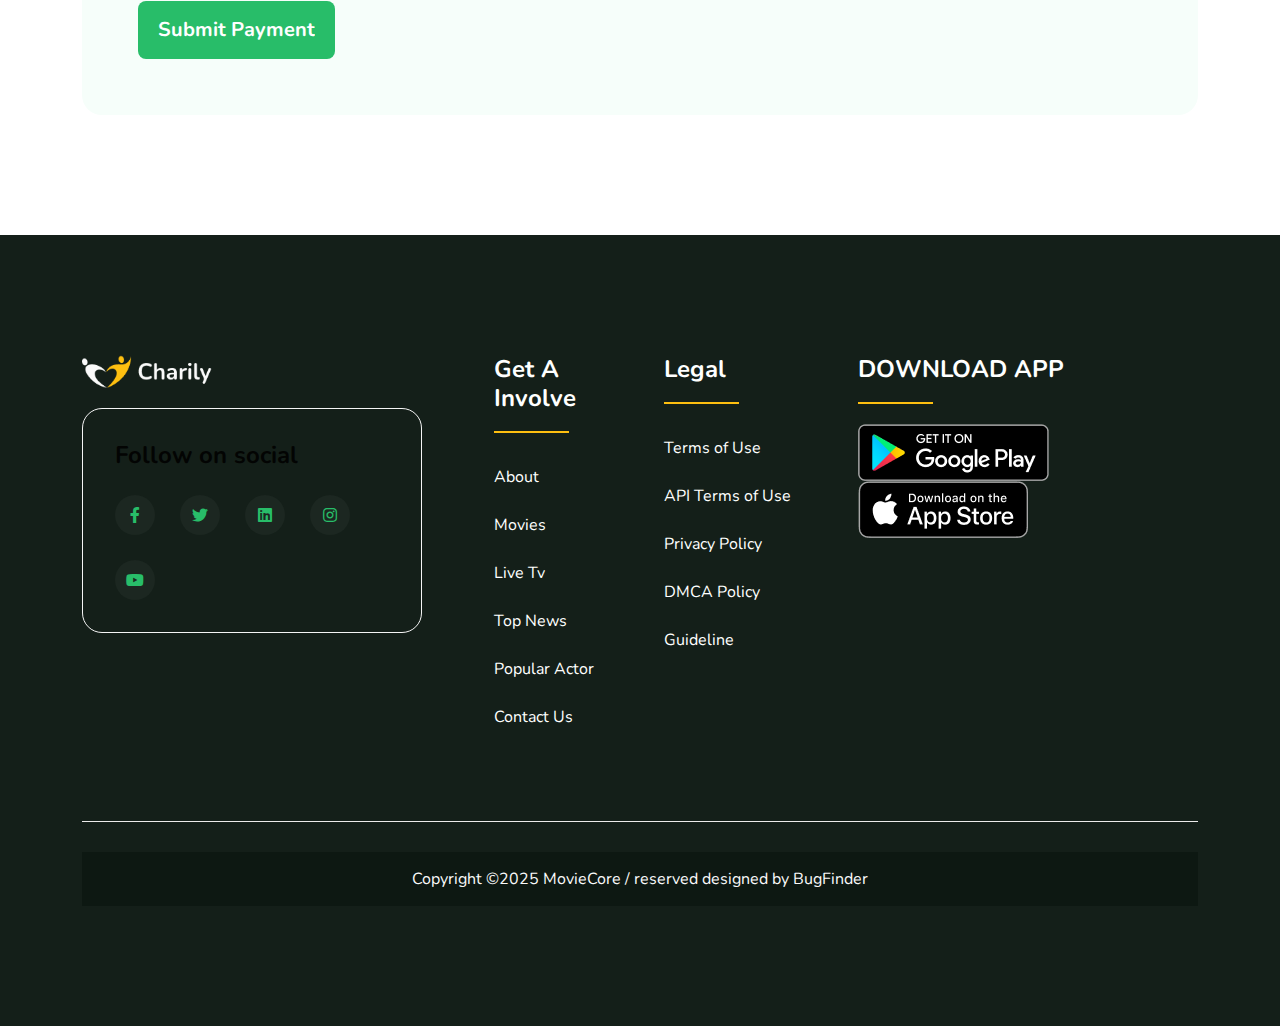
<file: checkout.html>
<!DOCTYPE html>
<html lang="en">
  <head>
    <meta charset="UTF-8" />
    <meta http-equiv="X-UA-Compatible" content="IE=edge" />
    <meta name="viewport" content="width=device-width, initial-scale=1.0" />

    <title>Charily</title>
    <!-- Favicon link -->
    <link
      rel="shortcut icon"
      href="./assets/img/logo/favicon.png"
      type="image/x-icon"
    />
    <!-- Fontawesome6 Css link -->
    <link rel="stylesheet" href="assets/css/all.min.css" />
    <!-- Bootstrap5 Css link -->
    <link rel="stylesheet" href="assets/css/bootstrap.min.css" />
    <!-- Owl carousel Css link -->
    <link rel="stylesheet" href="assets/css/owl.carousel.min.css" />
    <link rel="stylesheet" href="assets/css/owl.theme.default.min.css" />
    <!-- select2 Css link -->
    <link rel="stylesheet" href="assets/css/select2.min.css" />
    <!-- swiper Css link -->
    <link rel="stylesheet" href="assets/css/swiper-bundle.min.css" />
    <!-- Nice select Css-link -->
    <link rel="stylesheet" href="assets/css/nice-select.css" />
    <!-- Style Css link -->
    <link rel="stylesheet" href="assets/css/style.css" />
  </head>

  <body class="">
    <!-- Nav section start -->
    <nav class="navbar navbar-expand-lg fixed-top">
      <div class="container">
        <a class="navbar-brand logo" href="index.html"
          ><img src="assets/img/logo/logo.png" alt="digiGoods"
        /></a>
        <button
          class="navbar-toggler"
          type="button"
          data-bs-toggle="offcanvas"
          data-bs-target="#offcanvasNavbar"
          aria-controls="offcanvasNavbar"
        >
          <i class="fa-light fa-list"></i>
        </button>
        <div
          class="offcanvas offcanvas-end"
          tabindex="-1"
          id="offcanvasNavbar"
          aria-labelledby="offcanvasNavbar"
        >
          <div class="offcanvas-header">
            <a class="navbar-brand" href="index.html"
              ><img class="logo" src="assets/img/logo/logo.png" alt="digiGoods"
            /></a>

            <button
              type="button"
              class="cmn-btn-close"
              data-bs-dismiss="offcanvas"
              aria-label="Close"
            >
              <i class="fa-light fa-arrow-right"></i>
            </button>
          </div>
          <div
            class="offcanvas-body align-items-center justify-content-between"
          >
            <ul class="navbar-nav">
              <li class="nav-item">
                <a class="nav-link" href="movies.html">Movies</a>
              </li>
              <li class="nav-item">
                <a class="nav-link" href="tv-shows.html">TV Shows</a>
              </li>
              <li class="nav-item">
                <a class="nav-link" href="series.html">Series</a>
              </li>
              <li class="nav-item">
                <a class="nav-link" href="blog.html">News</a>
              </li>
              <li class="nav-item">
                <a class="nav-link" href="billed-cast.html">Actors</a>
              </li>
            </ul>
          </div>
        </div>
        <div class="nav-right">
          <ul class="custom-nav">
            <li class="nav-item d-none d-sm-block">
              <a
                href=""
                class="nav-link"
                data-bs-toggle="modal"
                data-bs-target="#search-modal"
              >
                <i class="fa-regular fa-magnifying-glass"></i>
                Search
              </a>
            </li>
            <li class="nav-item d-none d-sm-block">
              <a href="login.html" class="nav-link">
                <i class="fa-regular fa-circle-user"></i>
                Login
              </a>
            </li>
            <li class="nav-item">
              <a href="pricing.html" class="nav-link p-0">
                <div class="cmn-btn">
                  <div class="btn-wrapper">
                    <div class="main-text btn-single">
                      <span><i class="fa-solid fa-crown"></i></span>
                      <span class="d-none d-md-block">Subscription</span>
                    </div>
                    <div class="hover-text btn-single">
                      <span><i class="fa-solid fa-crown"></i></span>
                      <span class="d-none d-md-block">Subscription</span>
                    </div>
                  </div>
                </div>
              </a>
            </li>
            <li class="nav-item">
              <a
                href="#"
                class="nav-link"
                data-bs-toggle="modal"
                data-bs-target="#popup-modal"
              >
                <i class="fa-regular fa-grid"></i>
              </a>
            </li>
          </ul>
        </div>
      </div>
    </nav>
    <!-- Nav section end -->

    <div class="false-nav"></div>

    <!-- Bottom Mobile Tab nav section start -->
    <ul class="nav bottom-nav fixed-bottom d-lg-none">
      <li class="nav-item">
        <a
          class="nav-link"
          data-bs-toggle="offcanvas"
          role="button"
          aria-controls="offcanvasNavbar"
          href="#offcanvasNavbar"
          aria-current="page"
          ><i class="fa-light fa-list"></i
        ></a>
      </li>
      <li class="nav-item">
        <a class="nav-link" href="#"
          ><i class="fa-light fa-planet-ringed"></i
        ></a>
      </li>
      <li class="nav-item">
        <a class="nav-link active"><i class="fa-regular fa-house"></i></a>
      </li>
      <li class="nav-item">
        <a
          class="nav-link"
          href="#"
          data-bs-toggle="modal"
          data-bs-target="#search-modal"
          ><i class="fa-light fa-magnifying-glass"></i
        ></a>
      </li>
      <li class="nav-item">
        <a class="nav-link" href="#"><i class="fa-light fa-user"></i></a>
      </li>
    </ul>
    <!-- Bottom Mobile Tab nav section end -->

    <!-- Checkout section start -->
    <section class="checkout-section">
      <div class="container">
        <h1>Subscription Payment</h1>
        <p class="mt-15">
          Experience the magic of Turkish and Korean cinema, where deep emotions
        </p>
        <form action="" class="payment-form">
          <h4 class="widget-title">Personal Info</h4>
          <div class="row g-4">
            <div class="col-md-6">
              <input
                class="form-control"
                type="text"
                placeholder="First Name"
              />
            </div>
            <div class="col-md-6">
              <input class="form-control" type="text" placeholder="Last Name" />
            </div>
            <div class="col-md-6">
              <input
                class="form-control"
                type="email"
                placeholder="Email Address"
              />
            </div>
            <div class="col-md-6">
              <input
                class="form-control"
                type="tel"
                placeholder="Phone Number"
              />
            </div>
          </div>
          <h4 class="widget-title mt-45">Select Payment</h4>
          <div class="row g-4">
            <div class="col-lg-6">
              <!-- Payment section start -->
              <div class="payment-section">
                <h4 class="widget-title">Payment Option</h4>
                <ul class="payment-box">
                  <li class="item">
                    <input
                      class="form-check-input"
                      type="radio"
                      name="flexRadioDefault"
                      id="flexRadioDefault2"
                    />
                    <label class="form-check-label" for="flexRadioDefault2">
                      <div class="image-area">
                        <img
                          src="assets/img/gateway/Bank-Transfer.png"
                          alt=""
                        />
                      </div>
                      <div class="content-area">
                        <h5>bank transfer</h5>
                      </div>
                    </label>
                  </li>
                  <li class="item">
                    <input
                      class="form-check-input"
                      type="radio"
                      name="flexRadioDefault"
                      id="flexRadioDefault1"
                      checked=""
                    />
                    <label class="form-check-label" for="flexRadioDefault1">
                      <div class="image-area">
                        <img src="assets/img/gateway/paypal.jpg" alt="" />
                      </div>
                      <div class="content-area">
                        <h5>Paypal</h5>
                      </div>
                    </label>
                  </li>
                  <li class="item">
                    <input
                      class="form-check-input"
                      type="radio"
                      name="flexRadioDefault"
                      id="flexRadioDefault3"
                    />
                    <label class="form-check-label" for="flexRadioDefault3">
                      <div class="image-area">
                        <img src="assets/img/gateway/mastercard.png" alt="" />
                      </div>
                      <div class="content-area">
                        <h5>mastercard</h5>
                      </div>
                    </label>
                  </li>
                  <li class="item">
                    <input
                      class="form-check-input"
                      type="radio"
                      name="flexRadioDefault"
                      id="flexRadioDefault4"
                    />
                    <label class="form-check-label" for="flexRadioDefault4">
                      <div class="image-area">
                        <img src="assets/img/gateway/razorpay.jpg" alt="" />
                      </div>
                      <div class="content-area">
                        <h5>razorpay</h5>
                      </div>
                    </label>
                  </li>
                  <li class="item">
                    <input
                      class="form-check-input"
                      type="radio"
                      name="flexRadioDefault"
                      id="skrill"
                    />
                    <label class="form-check-label" for="skrill">
                      <div class="image-area">
                        <img src="assets/img/gateway/skrill.jpg" alt="" />
                      </div>
                      <div class="content-area">
                        <h5>skrill</h5>
                      </div>
                    </label>
                  </li>
                  <li class="item">
                    <input
                      class="form-check-input"
                      type="radio"
                      name="flexRadioDefault"
                      id="stripe"
                    />
                    <label class="form-check-label" for="stripe">
                      <div class="image-area">
                        <img src="assets/img/gateway/stripe.jpg" alt="" />
                      </div>
                      <div class="content-area">
                        <h5>stripe</h5>
                      </div>
                    </label>
                  </li>
                  <li class="item">
                    <input
                      class="form-check-input"
                      type="radio"
                      name="flexRadioDefault"
                      id="visa"
                    />
                    <label class="form-check-label" for="visa">
                      <div class="image-area">
                        <img src="assets/img/gateway/visa.png" alt="" />
                      </div>
                      <div class="content-area">
                        <h5>visa</h5>
                      </div>
                    </label>
                  </li>
                </ul>
              </div>
              <!-- Payment section end -->
            </div>
            <div class="col-lg-6">
              <div class="subscription-box">
                <h4 class="widget-title">Subscription</h4>
                <div class="subscription-body">
                  <div class="row g-4">
                    <div class="col-12">
                      <select
                        class="form-select"
                        aria-label="Default select example"
                      >
                        <option selected value="1">Monthly</option>
                        <option value="2">Quarterly</option>
                        <option value="3">Yearly</option>
                      </select>
                    </div>
                    <div class="col-12">
                      <div class="price-box">$35 USD</div>
                    </div>
                  </div>
                </div>
              </div>
            </div>
          </div>
          <h4 class="widget-title mt-45">Card Information</h4>
          <div class="row g-4">
            <div class="col-lg-6">
              <label for="Credit-Card" class="form-label">Credit Card</label>
              <input
                type="text"
                class="form-control"
                id="Credit-Card"
                placeholder="1234 5647 89078 22"
              />
            </div>
            <div class="col-lg-6">
              <label for="Card-Holder" class="form-label">Card Holder</label>
              <input
                type="text"
                class="form-control"
                id="Card-Holder"
                placeholder="Sophia Carter"
              />
            </div>
            <div class="col-lg-6">
              <label for="Expiration-Date" class="form-label"
                >Expiration Date</label
              >
              <input
                type="text"
                class="form-control"
                id="Expiration-Date"
                placeholder="13/2050"
              />
            </div>
            <div class="col-lg-6">
              <label for="CVC" class="form-label">CVC</label>
              <div class="password-box">
                <input
                  type="password"
                  class="form-control password"
                  id="CVC"
                  placeholder="2305"
                />
                <i class="password-icon fa-regular fa-eye"></i>
              </div>
            </div>
          </div>
          <a href="checkout.html" class="cmn-btn mt-40">
            <div class="btn-wrapper">
              <div class="main-text btn-single">Submit Payment</div>
              <div class="hover-text btn-single">Submit Payment</div>
            </div>
          </a>
        </form>
      </div>
    </section>
    <!-- Checkout section end -->

    <!-- Footer Section start -->
    <section class="footer-section">
      <div class="container">
        <div class="row gy-4 g-sm-5">
          <div class="col-lg-4 col-sm-6">
            <div class="footer-widget">
              <div class="widget-logo">
                <a href="index.html"
                  ><img
                    class="footer-logo"
                    src="assets/img/logo/logo.png"
                    alt="Charily"
                /></a>
              </div>

              <div class="social-box-container">
                <h4>Follow on social</h4>
                <ul class="social-box mt-25">
                  <li>
                    <a href="https://facebook.com" aria-label="Facebook"
                      ><i class="fab fa-facebook-f"></i
                    ></a>
                  </li>
                  <li>
                    <a href="https://twitter.com" aria-label="Twitter"
                      ><i class="fab fa-twitter"></i
                    ></a>
                  </li>
                  <li>
                    <a href="https://www.linkedin.com" aria-label="Linkedin"
                      ><i class="fab fa-linkedin"></i
                    ></a>
                  </li>
                  <li>
                    <a href="https://instagram.com" aria-label="Instagram"
                      ><i class="fab fa-instagram"></i
                    ></a>
                  </li>
                  <li>
                    <a href="https://instagram.com" aria-label="Instagram"
                      ><i class="fab fa-youtube"></i
                    ></a>
                  </li>
                </ul>
              </div>
            </div>
          </div>
          <div class="col-lg-2 col-sm-6 ps-lg-5">
            <div class="footer-widget">
              <h5 class="widget-title">Get a Involve</h5>
              <ul>
                <li><a class="widget-link" href="about.html">About</a></li>
                <li><a class="widget-link" href="movies.html">Movies </a></li>
                <li><a class="widget-link" href="index.html">Live Tv</a></li>
                <li><a class="widget-link" href="blog.html">Top News</a></li>
                <li>
                  <a class="widget-link" href="contact.html">Popular Actor </a>
                </li>
                <li>
                  <a class="widget-link" href="contact.html">Contact Us </a>
                </li>
              </ul>
            </div>
          </div>
          <div class="col-lg-2 col-sm-6 pt-sm-0 pt-3">
            <div class="footer-widget">
              <h5 class="widget-title">Legal</h5>
              <ul>
                <li>
                  <a class="widget-link" href="privacy-policy.html"
                    >Terms of Use</a
                  >
                </li>
                <li>
                  <a class="widget-link" href="privacy-policy.html"
                    >API Terms of Use</a
                  >
                </li>
                <li>
                  <a class="widget-link" href="privacy-policy.html"
                    >Privacy Policy</a
                  >
                </li>
                <li>
                  <a class="widget-link" href="privacy-policy.html"
                    >DMCA Policy</a
                  >
                </li>
                <li>
                  <a class="widget-link" href="privacy-policy.html"
                    >Guideline
                  </a>
                </li>
              </ul>
            </div>
          </div>
          <div class="col-lg-4 col-sm-6 pt-sm-0 pt-3">
            <div class="footer-widget">
              <h5 class="widget-title">DOWNLOAD APP</h5>
              <div class="store-box">
                <a href="" class="item">
                  <img src="./assets/img/store/google-play.png" alt="" />
                </a>
                <a href="" class="item">
                  <img src="./assets/img/store/apple-store.png" alt="" />
                </a>
              </div>
            </div>
          </div>
        </div>
        <hr class="footer-hr" />
        <!-- Copyright section start -->
        <div class="copyright-section">
          Copyright ©2025 MovieCore / reserved designed by BugFinder
        </div>
        <!-- Copyright section end -->
      </div>
    </section>
    <!-- Footer Section end -->

    <!-- Modal section start -->
    <!-- popup modal -->
    <div
      class="modal fade popup-modal"
      id="popup-modal"
      data-bs-keyboard="false"
      tabindex="-1"
      aria-labelledby="staticBackdropLabel"
      aria-hidden="true"
    >
      <div class="modal-dialog modal-dialog-centered">
        <div class="modal-content">
          <div class="modal-header">
            <h4 class="modal-title" id="staticBackdropLabel">
              Select Language
            </h4>
            <button
              type="button"
              class="cmn-btn-close"
              data-bs-dismiss="modal"
              aria-label="Close"
            >
              <i class="fa-light fa-xmark"></i>
            </button>
          </div>
          <div class="modal-body">
            <div class="row g-4">
              <div class="col-12">
                <div id="formModal">
                  <label class="form-label">Select language</label>
                  <select class="modal-select2-image" name="state">
                    <option value="us">English</option>
                    <option value="es">Spanish</option>
                    <option value="bd">bangla</option>
                  </select>
                </div>
              </div>
            </div>
          </div>

          <div class="modal-footer mt-10">
            <a href="" class="cmn-btn">
              <div class="btn-wrapper">
                <div class="main-text btn-single">save</div>
                <div class="hover-text btn-single">save</div>
              </div>
            </a>
          </div>
        </div>
      </div>
    </div>

    <!-- Search modal -->
    <div
      class="modal fade search-modal"
      id="search-modal"
      data-bs-keyboard="false"
      tabindex="-1"
      aria-labelledby="staticBackdropLabel"
      aria-hidden="true"
    >
      <div class="modal-dialog">
        <div class="modal-content">
          <div class="search-box2">
            <input type="text" class="form-control" placeholder="Search...." />
            <div class="search-btn">
              <i class="far fa-search"></i>
            </div>
          </div>
          <h5 class="mt-15">Most Popular</h5>
          <div class="search-product-box-container mt-10">
            <a href="product-details.html" class="product-box">
              <div class="img-box">
                <img src="./assets/img/product/product-img-1.png" alt="" />
              </div>
              <div class="text-box">
                <div class="title mt-0">Heralds</div>
              </div>
            </a>
            <a href="product-details.html" class="product-box">
              <div class="img-box">
                <img src="./assets/img/product/product-img-2.png" alt="" />
              </div>
              <div class="text-box">
                <div class="title mt-0">Rogue Mission</div>
              </div>
            </a>
            <a href="product-details.html" class="product-box">
              <div class="img-box">
                <img src="./assets/img/product/product-img-3.png" alt="" />
              </div>
              <div class="text-box">
                <div class="title mt-0">Titan’s Wrath</div>
              </div>
            </a>
            <a href="product-details.html" class="product-box">
              <div class="img-box">
                <img src="./assets/img/product/product-img-4.png" alt="" />
              </div>
              <div class="text-box">
                <div class="title mt-0">Split Bruce</div>
              </div>
            </a>
            <a href="product-details.html" class="product-box">
              <div class="img-box">
                <img src="./assets/img/product/product-img-5.png" alt="" />
              </div>
              <div class="text-box">
                <div class="title mt-0">Red Horizon</div>
              </div>
            </a>
            <a href="product-details.html" class="product-box">
              <div class="img-box">
                <img src="./assets/img/product/product-img-6.png" alt="" />
              </div>
              <div class="text-box">
                <div class="title mt-0">Dirilis Ertugrul</div>
              </div>
            </a>
            <a href="product-details.html" class="product-box">
              <div class="img-box">
                <img src="./assets/img/product/product-img-7.png" alt="" />
              </div>
              <div class="text-box">
                <div class="title mt-0">Aşk ve Kader</div>
              </div>
            </a>
            <a href="product-details.html" class="product-box">
              <div class="img-box">
                <img src="./assets/img/product/product-img-8.png" alt="" />
              </div>
              <div class="text-box">
                <div class="title mt-0">Karanlık Sırlar</div>
              </div>
            </a>
            <a href="product-details.html" class="product-box">
              <div class="img-box">
                <img src="./assets/img/product/product-img-9.png" alt="" />
              </div>
              <div class="text-box">
                <div class="title mt-0">Ölümsüz Aşk</div>
              </div>
            </a>
            <a href="product-details.html" class="product-box">
              <div class="img-box">
                <img src="./assets/img/product/product-img-10.png" alt="" />
              </div>
              <div class="text-box">
                <div class="title mt-0">The Last Promise</div>
              </div>
            </a>
            <a href="product-details.html" class="product-box">
              <div class="img-box">
                <img src="./assets/img/product/product-img-11.png" alt="" />
              </div>
              <div class="text-box">
                <div class="title mt-0">Silent Howl</div>
              </div>
            </a>
            <a href="product-details.html" class="product-box">
              <div class="img-box">
                <img src="./assets/img/product/product-img-12.png" alt="" />
              </div>
              <div class="text-box">
                <div class="title mt-0">Demon’s Lullaby</div>
              </div>
            </a>
            <a href="product-details.html" class="product-box">
              <div class="img-box">
                <img src="./assets/img/product/product-img-13.png" alt="" />
              </div>
              <div class="text-box">
                <div class="title mt-0">Black Veil</div>
              </div>
            </a>
            <a href="product-details.html" class="product-box">
              <div class="img-box">
                <img src="./assets/img/product/product-img-14.png" alt="" />
              </div>
              <div class="text-box">
                <div class="title mt-0">Room 404</div>
              </div>
            </a>
            <a href="product-details.html" class="product-box">
              <div class="img-box">
                <img src="./assets/img/product/product-img-15.png" alt="" />
              </div>
              <div class="text-box">
                <div class="title mt-0">Blood Harvest</div>
              </div>
            </a>
          </div>
        </div>
      </div>
    </div>
    <!-- Modal section end -->

    <!-- Jquery Js link -->
    <script src="assets/js/jquery-3.7.1.min.js"></script>
    <!-- Bootstrap Js link -->
    <script src="assets/js/bootstrap.bundle.min.js"></script>
    <!-- Owl carausel Js link -->
    <script src="assets/js/owl.carousel.min.js"></script>
    <!-- select2 Js link -->
    <script src="assets/js/select2.min.js"></script>
    <!-- counterup Js link -->
    <script src="assets/js/jquery.counterup.min.js"></script>
    <script src="assets/js/jquery.waypoints.min.js"></script>
    <!-- Swiper Js link -->
    <script src="assets/js/swiper-bundle.min.js"></script>
    <!-- Nice select Js link -->
    <script src="assets/js/jquery.nice-select.min.js"></script>

    <!-- Main Js link -->
    <script src="assets/js/main.js"></script>
  </body>
</html>
</file>
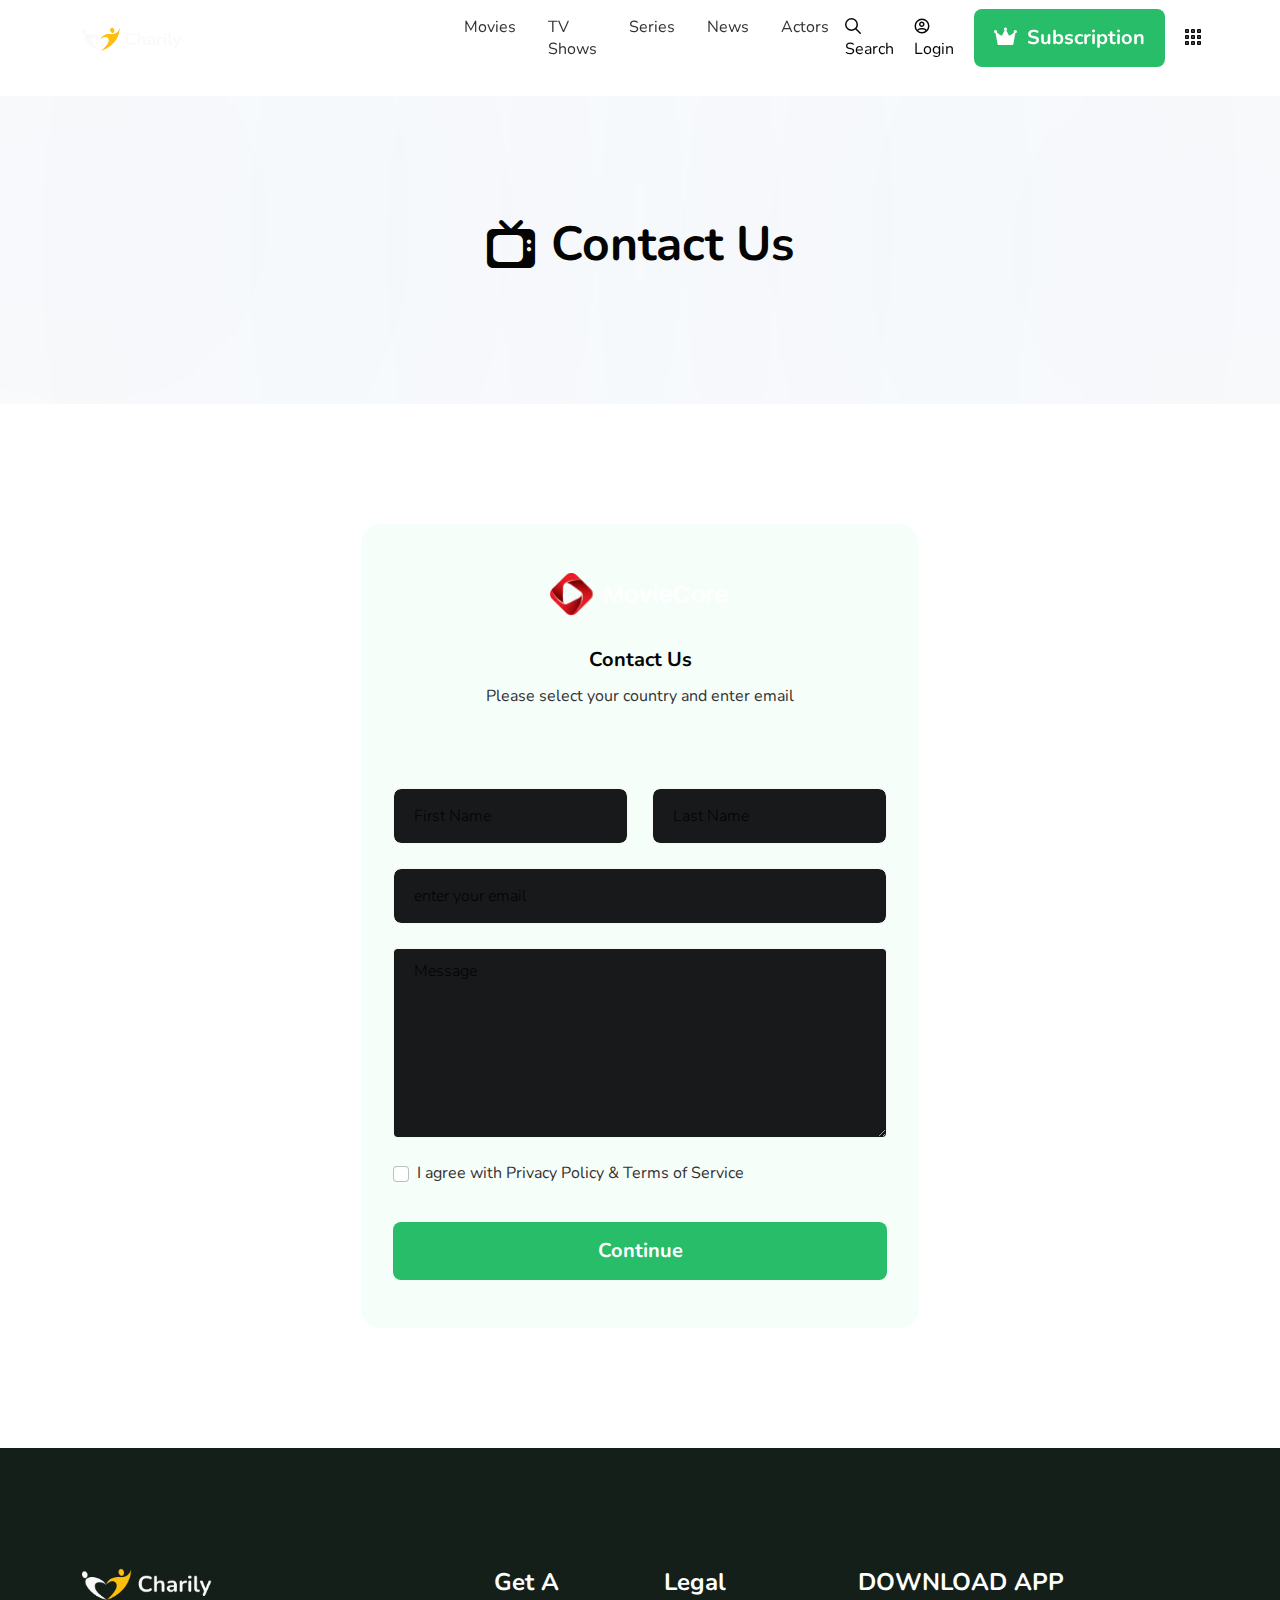
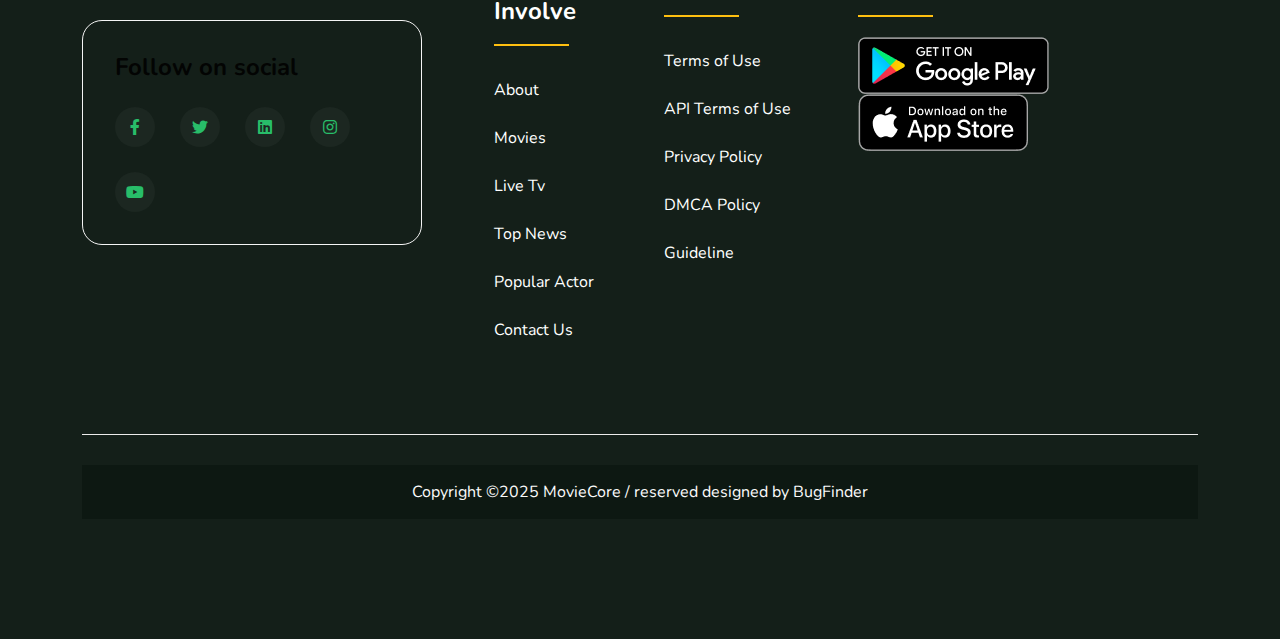
<file: contact.html>
<!DOCTYPE html>
<html lang="en">
  <head>
    <meta charset="UTF-8" />
    <meta http-equiv="X-UA-Compatible" content="IE=edge" />
    <meta name="viewport" content="width=device-width, initial-scale=1.0" />

    <title>Charily</title>
    <!-- Favicon link -->
    <link
      rel="shortcut icon"
      href="./assets/img/logo/favicon.png"
      type="image/x-icon"
    />
    <!-- Fontawesome6 Css link -->
    <link rel="stylesheet" href="assets/css/all.min.css" />
    <!-- Bootstrap5 Css link -->
    <link rel="stylesheet" href="assets/css/bootstrap.min.css" />
    <!-- Owl carousel Css link -->
    <link rel="stylesheet" href="assets/css/owl.carousel.min.css" />
    <link rel="stylesheet" href="assets/css/owl.theme.default.min.css" />
    <!-- select2 Css link -->
    <link rel="stylesheet" href="assets/css/select2.min.css" />
    <!-- swiper Css link -->
    <link rel="stylesheet" href="assets/css/swiper-bundle.min.css" />
    <!-- Nice select Css-link -->
    <link rel="stylesheet" href="assets/css/nice-select.css" />
    <!-- intlTelInput Css link -->
    <link rel="stylesheet" href="assets/css/intlTelInput.min.css" />
    <!-- Style Css link -->
    <link rel="stylesheet" href="assets/css/style.css" />
  </head>

  <body class="">
    <!-- Nav section start -->
    <nav class="navbar navbar-expand-lg fixed-top">
      <div class="container">
        <a class="navbar-brand logo" href="index.html"
          ><img src="assets/img/logo/logo.png" alt="digiGoods"
        /></a>
        <button
          class="navbar-toggler"
          type="button"
          data-bs-toggle="offcanvas"
          data-bs-target="#offcanvasNavbar"
          aria-controls="offcanvasNavbar"
        >
          <i class="fa-light fa-list"></i>
        </button>
        <div
          class="offcanvas offcanvas-end"
          tabindex="-1"
          id="offcanvasNavbar"
          aria-labelledby="offcanvasNavbar"
        >
          <div class="offcanvas-header">
            <a class="navbar-brand" href="index.html"
              ><img class="logo" src="assets/img/logo/logo.png" alt="digiGoods"
            /></a>

            <button
              type="button"
              class="cmn-btn-close"
              data-bs-dismiss="offcanvas"
              aria-label="Close"
            >
              <i class="fa-light fa-arrow-right"></i>
            </button>
          </div>
          <div
            class="offcanvas-body align-items-center justify-content-between"
          >
            <ul class="navbar-nav">
              <li class="nav-item">
                <a class="nav-link" href="movies.html">Movies</a>
              </li>
              <li class="nav-item">
                <a class="nav-link" href="tv-shows.html">TV Shows</a>
              </li>
              <li class="nav-item">
                <a class="nav-link" href="series.html">Series</a>
              </li>
              <li class="nav-item">
                <a class="nav-link" href="blog.html">News</a>
              </li>
              <li class="nav-item">
                <a class="nav-link" href="billed-cast.html">Actors</a>
              </li>
            </ul>
          </div>
        </div>
        <div class="nav-right">
          <ul class="custom-nav">
            <li class="nav-item d-none d-sm-block">
              <a
                href=""
                class="nav-link"
                data-bs-toggle="modal"
                data-bs-target="#search-modal"
              >
                <i class="fa-regular fa-magnifying-glass"></i>
                Search
              </a>
            </li>
            <li class="nav-item d-none d-sm-block">
              <a href="login.html" class="nav-link">
                <i class="fa-regular fa-circle-user"></i>
                Login
              </a>
            </li>
            <li class="nav-item">
              <a href="pricing.html" class="nav-link p-0">
                <div class="cmn-btn">
                  <div class="btn-wrapper">
                    <div class="main-text btn-single">
                      <span><i class="fa-solid fa-crown"></i></span>
                      <span class="d-none d-md-block">Subscription</span>
                    </div>
                    <div class="hover-text btn-single">
                      <span><i class="fa-solid fa-crown"></i></span>
                      <span class="d-none d-md-block">Subscription</span>
                    </div>
                  </div>
                </div>
              </a>
            </li>
            <li class="nav-item">
              <a
                href="#"
                class="nav-link"
                data-bs-toggle="modal"
                data-bs-target="#popup-modal"
              >
                <i class="fa-regular fa-grid"></i>
              </a>
            </li>
          </ul>
        </div>
      </div>
    </nav>
    <!-- Nav section end -->

    <div class="false-nav"></div>

    <!-- Banner section start -->
    <div class="banner-section">
      <div class="container">
        <h1 class="d-flex align-items-center justify-content-center gap-3">
          <i class="fa-solid fa-tv-retro"></i> Contact Us
        </h1>
      </div>
      <div class="ellipse-blur-2"></div>
      <div class="ellipse-blur-3"></div>
    </div>
    <!-- Banner section end -->

    <!-- Bottom Mobile Tab nav section start -->
    <ul class="nav bottom-nav fixed-bottom d-lg-none">
      <li class="nav-item">
        <a
          class="nav-link"
          data-bs-toggle="offcanvas"
          role="button"
          aria-controls="offcanvasNavbar"
          href="#offcanvasNavbar"
          aria-current="page"
          ><i class="fa-light fa-list"></i
        ></a>
      </li>
      <li class="nav-item">
        <a class="nav-link" href="#"
          ><i class="fa-light fa-planet-ringed"></i
        ></a>
      </li>
      <li class="nav-item">
        <a class="nav-link active"><i class="fa-regular fa-house"></i></a>
      </li>
      <li class="nav-item">
        <a
          class="nav-link"
          href="#"
          data-bs-toggle="modal"
          data-bs-target="#search-modal"
          ><i class="fa-light fa-magnifying-glass"></i
        ></a>
      </li>
      <li class="nav-item">
        <a class="nav-link" href="#"><i class="fa-light fa-user"></i></a>
      </li>
    </ul>
    <!-- Bottom Mobile Tab nav section end -->

    <!-- Contact section start -->
    <section class="contact-section">
      <div class="container">
        <div class="6 col-xl-6 col-lg-7 col-md-9 mx-auto">
          <div class="contact-form">
            <div class="section-header">
              <a href="index.html" class="logo">
                <img src="./assets/img/logo/logo-2.png" alt="" />
              </a>
              <h5>Contact Us</h5>
              <p class="description">
                Please select your country and enter email
              </p>
            </div>
            <div class="row g-4">
              <div class="col-md-6">
                <input
                  type="text"
                  class="form-control"
                  id="exampleInputEmail"
                  placeholder="First Name"
                />
              </div>
              <div class="col-md-6">
                <input
                  type="text"
                  class="form-control"
                  id="exampleInputEmail"
                  placeholder="Last Name"
                />
              </div>
              <div class="col-md-12">
                <input
                  type="email"
                  class="form-control"
                  id="exampleInputEmail"
                  placeholder="enter your email"
                />
              </div>
              <div class="col-md-12">
                <textarea
                  class="form-control"
                  placeholder="Message"
                  rows="7"
                ></textarea>
              </div>
              <div class="col-12">
                <div
                  class="form-check d-flex justify-content-between flex-wrap gap-2"
                >
                  <div class="check">
                    <input
                      type="checkbox"
                      class="form-check-input"
                      id="exampleCheck1"
                    />
                    <label class="form-check-label" for="exampleCheck1"
                      >I agree with
                      <a href="policy.html" class="link">Privacy Policy</a>
                      &amp;
                      <a href="policy.html" class="link"
                        >Terms of Service</a
                      ></label
                    >
                  </div>
                </div>
              </div>
              <div class="col-12">
                <a href="checkout.html" class="cmn-btn w-100 mt-10">
                  <div class="btn-wrapper">
                    <div class="main-text btn-single">Continue</div>
                    <div class="hover-text btn-single">Continue</div>
                  </div>
                </a>
              </div>
            </div>
          </div>
        </div>
      </div>
    </section>
    <!-- Contact section end -->

    <!-- Footer Section start -->
    <section class="footer-section">
      <div class="container">
        <div class="row gy-4 g-sm-5">
          <div class="col-lg-4 col-sm-6">
            <div class="footer-widget">
              <div class="widget-logo">
                <a href="index.html"
                  ><img
                    class="footer-logo"
                    src="assets/img/logo/logo.png"
                    alt="Charily"
                /></a>
              </div>

              <div class="social-box-container">
                <h4>Follow on social</h4>
                <ul class="social-box mt-25">
                  <li>
                    <a href="https://facebook.com" aria-label="Facebook"
                      ><i class="fab fa-facebook-f"></i
                    ></a>
                  </li>
                  <li>
                    <a href="https://twitter.com" aria-label="Twitter"
                      ><i class="fab fa-twitter"></i
                    ></a>
                  </li>
                  <li>
                    <a href="https://www.linkedin.com" aria-label="Linkedin"
                      ><i class="fab fa-linkedin"></i
                    ></a>
                  </li>
                  <li>
                    <a href="https://instagram.com" aria-label="Instagram"
                      ><i class="fab fa-instagram"></i
                    ></a>
                  </li>
                  <li>
                    <a href="https://instagram.com" aria-label="Instagram"
                      ><i class="fab fa-youtube"></i
                    ></a>
                  </li>
                </ul>
              </div>
            </div>
          </div>
          <div class="col-lg-2 col-sm-6 ps-lg-5">
            <div class="footer-widget">
              <h5 class="widget-title">Get a Involve</h5>
              <ul>
                <li><a class="widget-link" href="about.html">About</a></li>
                <li><a class="widget-link" href="movies.html">Movies </a></li>
                <li><a class="widget-link" href="index.html">Live Tv</a></li>
                <li><a class="widget-link" href="blog.html">Top News</a></li>
                <li>
                  <a class="widget-link" href="contact.html">Popular Actor </a>
                </li>
                <li>
                  <a class="widget-link" href="contact.html">Contact Us </a>
                </li>
              </ul>
            </div>
          </div>
          <div class="col-lg-2 col-sm-6 pt-sm-0 pt-3">
            <div class="footer-widget">
              <h5 class="widget-title">Legal</h5>
              <ul>
                <li>
                  <a class="widget-link" href="privacy-policy.html"
                    >Terms of Use</a
                  >
                </li>
                <li>
                  <a class="widget-link" href="privacy-policy.html"
                    >API Terms of Use</a
                  >
                </li>
                <li>
                  <a class="widget-link" href="privacy-policy.html"
                    >Privacy Policy</a
                  >
                </li>
                <li>
                  <a class="widget-link" href="privacy-policy.html"
                    >DMCA Policy</a
                  >
                </li>
                <li>
                  <a class="widget-link" href="privacy-policy.html"
                    >Guideline
                  </a>
                </li>
              </ul>
            </div>
          </div>
          <div class="col-lg-4 col-sm-6 pt-sm-0 pt-3">
            <div class="footer-widget">
              <h5 class="widget-title">DOWNLOAD APP</h5>
              <div class="store-box">
                <a href="" class="item">
                  <img src="./assets/img/store/google-play.png" alt="" />
                </a>
                <a href="" class="item">
                  <img src="./assets/img/store/apple-store.png" alt="" />
                </a>
              </div>
            </div>
          </div>
        </div>
        <hr class="footer-hr" />
        <!-- Copyright section start -->
        <div class="copyright-section">
          Copyright ©2025 MovieCore / reserved designed by BugFinder
        </div>
        <!-- Copyright section end -->
      </div>
    </section>
    <!-- Footer Section end -->

    <!-- Modal section start -->
    <!-- popup modal -->
    <div
      class="modal fade popup-modal"
      id="popup-modal"
      data-bs-keyboard="false"
      tabindex="-1"
      aria-labelledby="staticBackdropLabel"
      aria-hidden="true"
    >
      <div class="modal-dialog modal-dialog-centered">
        <div class="modal-content">
          <div class="modal-header">
            <h4 class="modal-title" id="staticBackdropLabel">
              Select Language
            </h4>
            <button
              type="button"
              class="cmn-btn-close"
              data-bs-dismiss="modal"
              aria-label="Close"
            >
              <i class="fa-light fa-xmark"></i>
            </button>
          </div>
          <div class="modal-body">
            <div class="row g-4">
              <div class="col-12">
                <div id="formModal">
                  <label class="form-label">Select language</label>
                  <select class="modal-select2-image" name="state">
                    <option value="us">English</option>
                    <option value="es">Spanish</option>
                    <option value="bd">bangla</option>
                  </select>
                </div>
              </div>
            </div>
          </div>

          <div class="modal-footer mt-10">
            <a href="" class="cmn-btn">
              <div class="btn-wrapper">
                <div class="main-text btn-single">save</div>
                <div class="hover-text btn-single">save</div>
              </div>
            </a>
          </div>
        </div>
      </div>
    </div>

    <!-- Search modal -->
    <div
      class="modal fade search-modal"
      id="search-modal"
      data-bs-keyboard="false"
      tabindex="-1"
      aria-labelledby="staticBackdropLabel"
      aria-hidden="true"
    >
      <div class="modal-dialog">
        <div class="modal-content">
          <div class="search-box2">
            <input type="text" class="form-control" placeholder="Search...." />
            <div class="search-btn">
              <i class="far fa-search"></i>
            </div>
          </div>
          <h5 class="mt-15">Most Popular</h5>
          <div class="search-product-box-container mt-10">
            <a href="product-details.html" class="product-box">
              <div class="img-box">
                <img src="./assets/img/product/product-img-1.png" alt="" />
              </div>
              <div class="text-box">
                <div class="title mt-0">Heralds</div>
              </div>
            </a>
            <a href="product-details.html" class="product-box">
              <div class="img-box">
                <img src="./assets/img/product/product-img-2.png" alt="" />
              </div>
              <div class="text-box">
                <div class="title mt-0">Rogue Mission</div>
              </div>
            </a>
            <a href="product-details.html" class="product-box">
              <div class="img-box">
                <img src="./assets/img/product/product-img-3.png" alt="" />
              </div>
              <div class="text-box">
                <div class="title mt-0">Titan’s Wrath</div>
              </div>
            </a>
            <a href="product-details.html" class="product-box">
              <div class="img-box">
                <img src="./assets/img/product/product-img-4.png" alt="" />
              </div>
              <div class="text-box">
                <div class="title mt-0">Split Bruce</div>
              </div>
            </a>
            <a href="product-details.html" class="product-box">
              <div class="img-box">
                <img src="./assets/img/product/product-img-5.png" alt="" />
              </div>
              <div class="text-box">
                <div class="title mt-0">Red Horizon</div>
              </div>
            </a>
            <a href="product-details.html" class="product-box">
              <div class="img-box">
                <img src="./assets/img/product/product-img-6.png" alt="" />
              </div>
              <div class="text-box">
                <div class="title mt-0">Dirilis Ertugrul</div>
              </div>
            </a>
            <a href="product-details.html" class="product-box">
              <div class="img-box">
                <img src="./assets/img/product/product-img-7.png" alt="" />
              </div>
              <div class="text-box">
                <div class="title mt-0">Aşk ve Kader</div>
              </div>
            </a>
            <a href="product-details.html" class="product-box">
              <div class="img-box">
                <img src="./assets/img/product/product-img-8.png" alt="" />
              </div>
              <div class="text-box">
                <div class="title mt-0">Karanlık Sırlar</div>
              </div>
            </a>
            <a href="product-details.html" class="product-box">
              <div class="img-box">
                <img src="./assets/img/product/product-img-9.png" alt="" />
              </div>
              <div class="text-box">
                <div class="title mt-0">Ölümsüz Aşk</div>
              </div>
            </a>
            <a href="product-details.html" class="product-box">
              <div class="img-box">
                <img src="./assets/img/product/product-img-10.png" alt="" />
              </div>
              <div class="text-box">
                <div class="title mt-0">The Last Promise</div>
              </div>
            </a>
            <a href="product-details.html" class="product-box">
              <div class="img-box">
                <img src="./assets/img/product/product-img-11.png" alt="" />
              </div>
              <div class="text-box">
                <div class="title mt-0">Silent Howl</div>
              </div>
            </a>
            <a href="product-details.html" class="product-box">
              <div class="img-box">
                <img src="./assets/img/product/product-img-12.png" alt="" />
              </div>
              <div class="text-box">
                <div class="title mt-0">Demon’s Lullaby</div>
              </div>
            </a>
            <a href="product-details.html" class="product-box">
              <div class="img-box">
                <img src="./assets/img/product/product-img-13.png" alt="" />
              </div>
              <div class="text-box">
                <div class="title mt-0">Black Veil</div>
              </div>
            </a>
            <a href="product-details.html" class="product-box">
              <div class="img-box">
                <img src="./assets/img/product/product-img-14.png" alt="" />
              </div>
              <div class="text-box">
                <div class="title mt-0">Room 404</div>
              </div>
            </a>
            <a href="product-details.html" class="product-box">
              <div class="img-box">
                <img src="./assets/img/product/product-img-15.png" alt="" />
              </div>
              <div class="text-box">
                <div class="title mt-0">Blood Harvest</div>
              </div>
            </a>
          </div>
        </div>
      </div>
    </div>
    <!-- Modal section end -->

    <!-- Jquery Js link -->
    <script src="assets/js/jquery-3.7.1.min.js"></script>
    <!-- Bootstrap Js link -->
    <script src="assets/js/bootstrap.bundle.min.js"></script>
    <!-- Owl carausel Js link -->
    <script src="assets/js/owl.carousel.min.js"></script>
    <!-- select2 Js link -->
    <script src="assets/js/select2.min.js"></script>
    <!-- counterup Js link -->
    <script src="assets/js/jquery.counterup.min.js"></script>
    <script src="assets/js/jquery.waypoints.min.js"></script>
    <!-- Swiper Js link -->
    <script src="assets/js/swiper-bundle.min.js"></script>
    <!-- Nice select Js link -->
    <script src="assets/js/jquery.nice-select.min.js"></script>
    <!-- intlTelInput Js link -->
    <script src="assets/js/intlTelInput.min.js"></script>
    <!-- Main Js link -->
    <script src="assets/js/main.js"></script>
  </body>
</html>
</file>
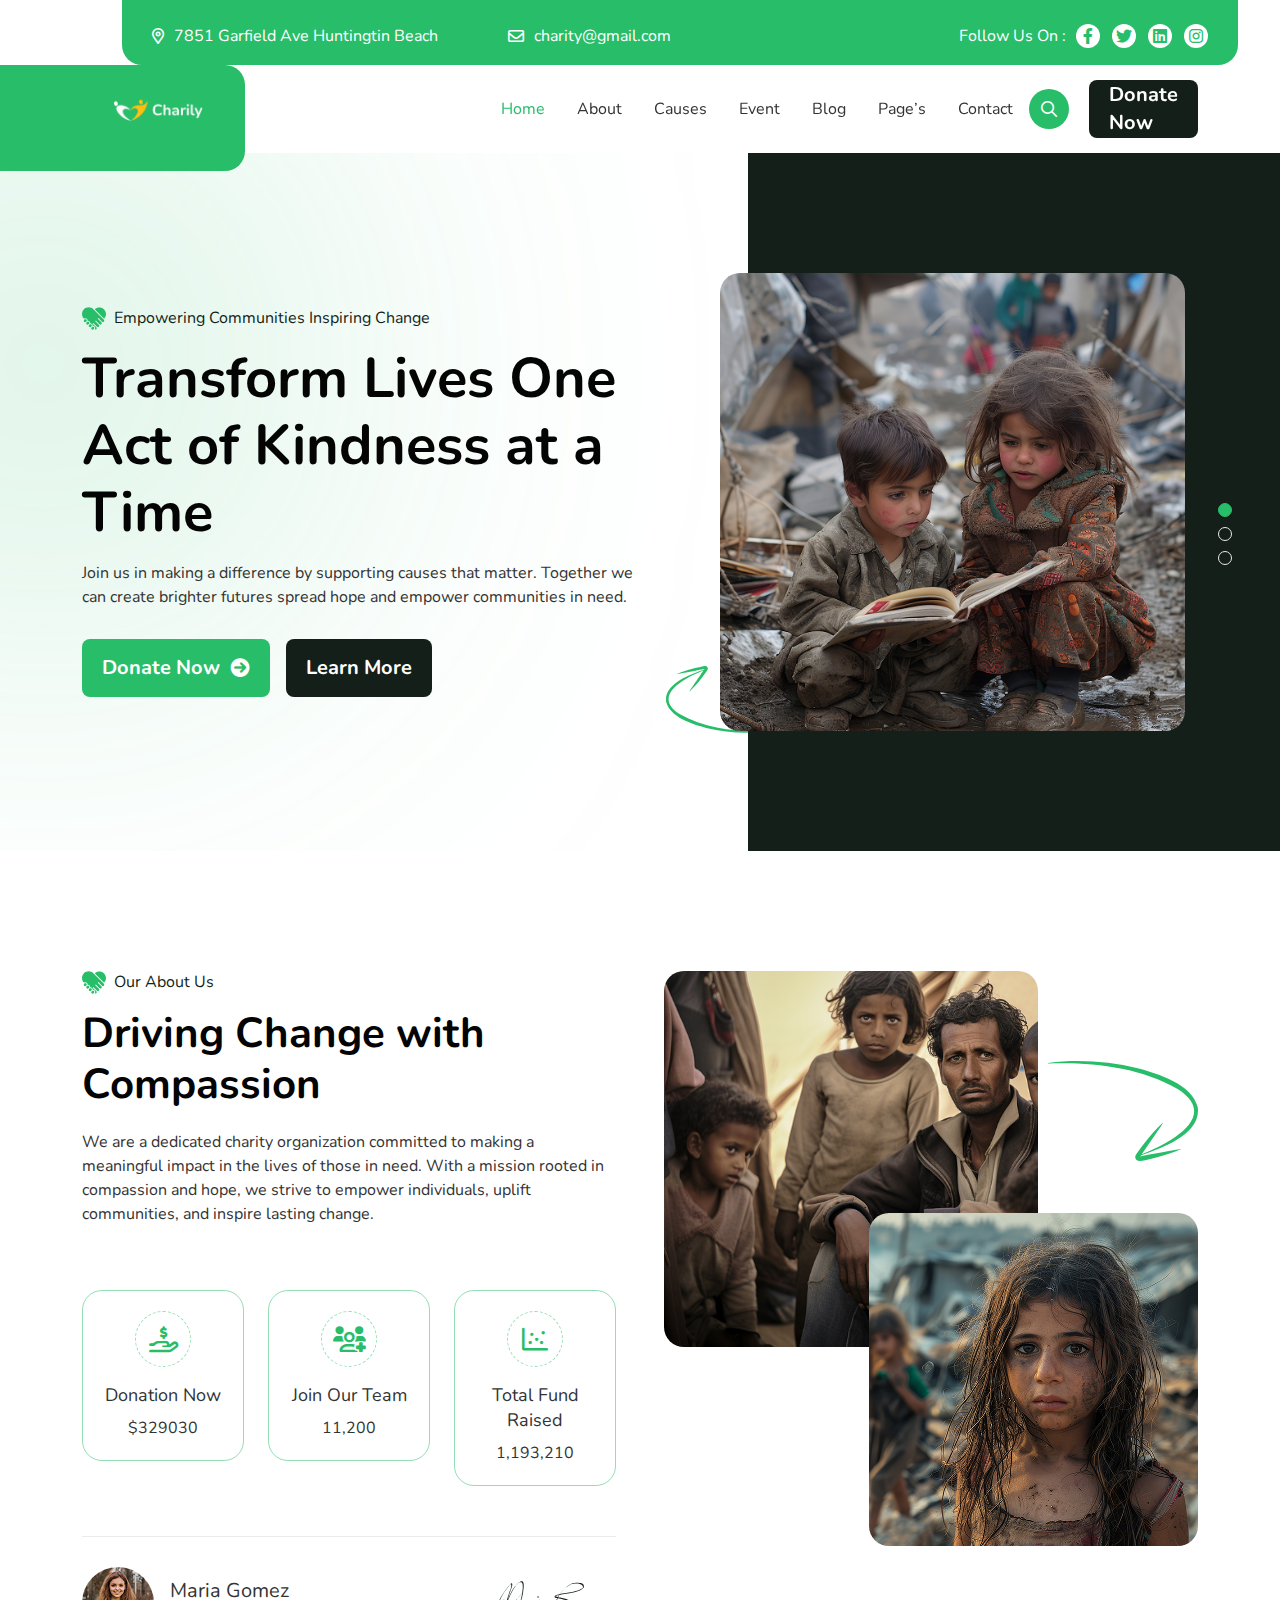
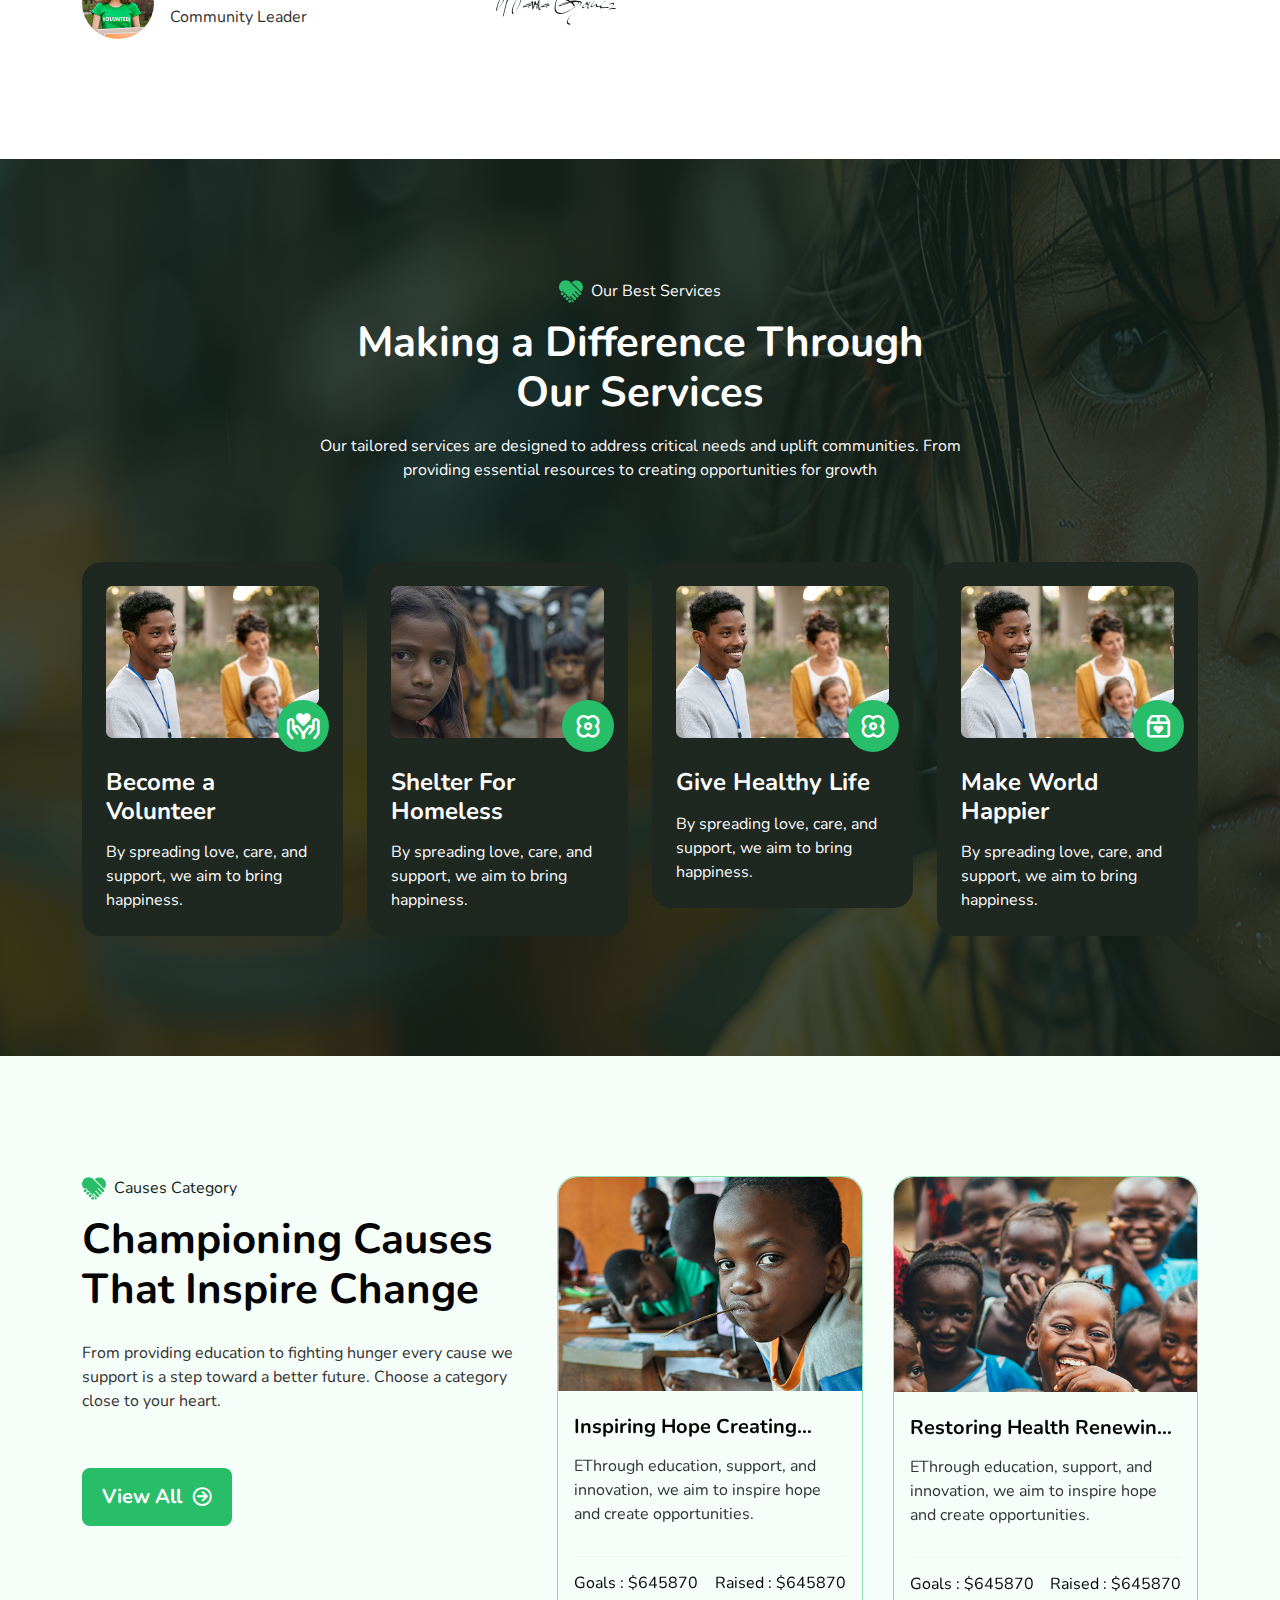
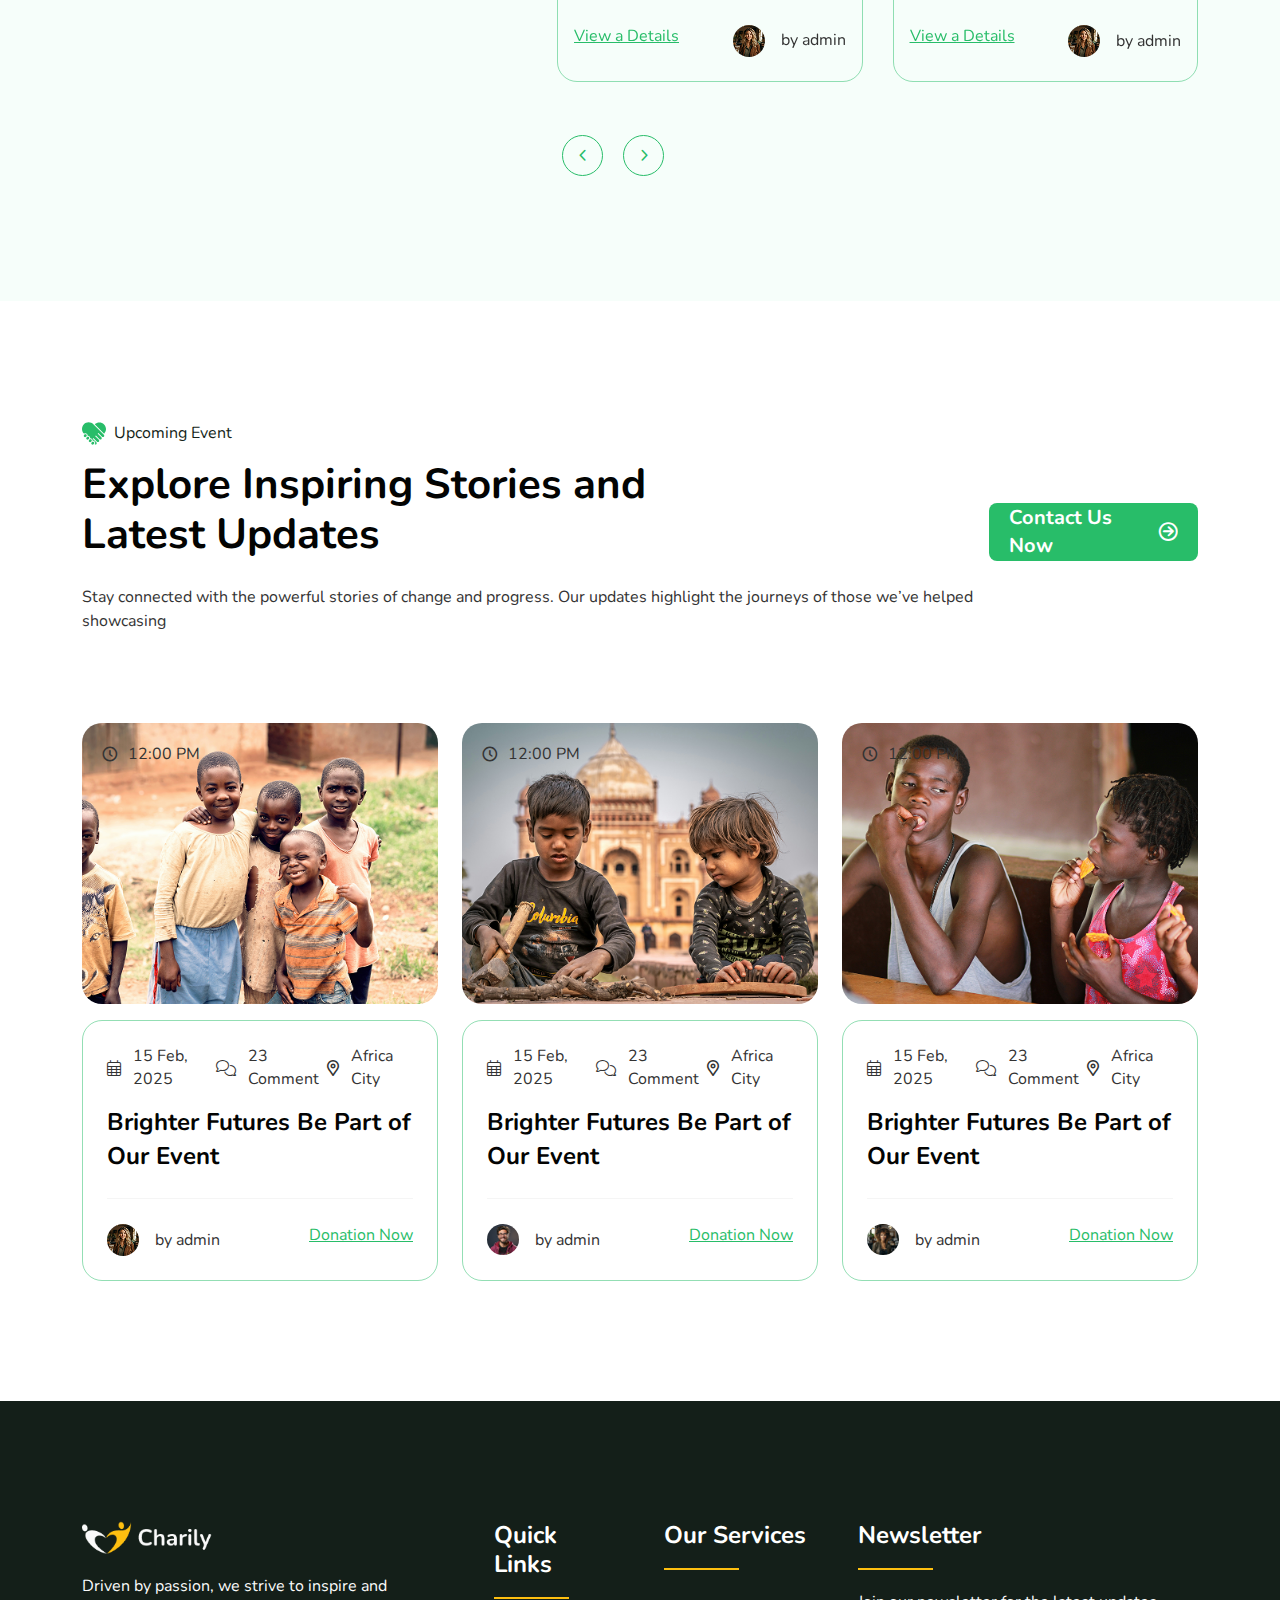
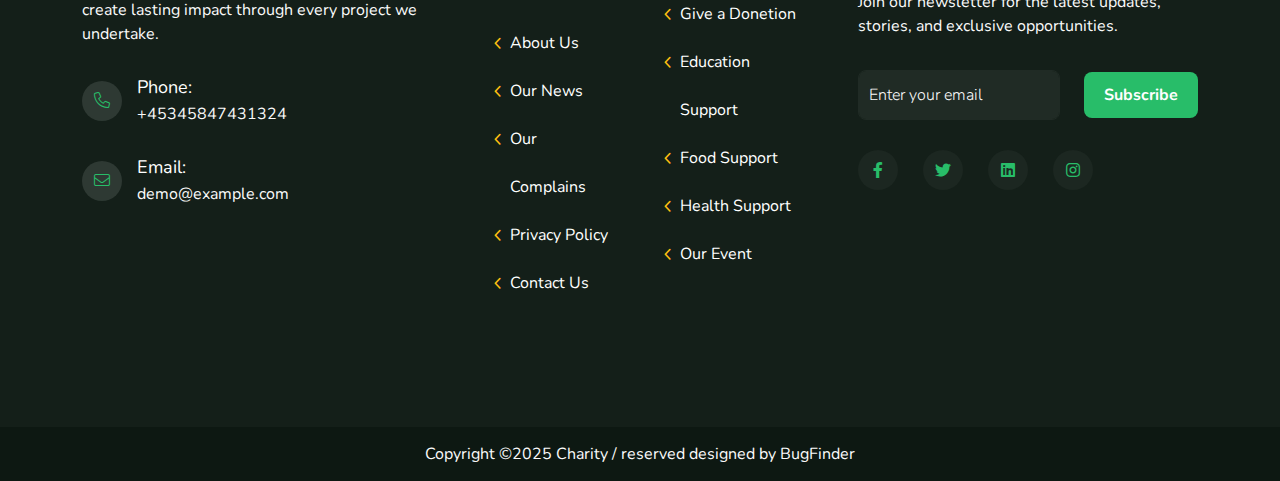
<file: index2.html>
<!DOCTYPE html>
<html lang="en">

<head>
  <meta charset="UTF-8" />
  <meta http-equiv="X-UA-Compatible" content="IE=edge" />
  <meta name="viewport" content="width=device-width, initial-scale=1.0" />

  <title>Charily</title>
  <!-- Favicon link -->
  <link rel="shortcut icon" href="./assets/img/logo/favicon.png" type="image/x-icon" />
  <!-- Fontawesome6 Css link -->
  <link rel="stylesheet" href="assets/css/all.min.css" />
  <!-- Bootstrap5 Css link -->
  <link rel="stylesheet" href="assets/css/bootstrap.min.css" />
  <!-- Owl carousel Css link -->
  <link rel="stylesheet" href="assets/css/owl.carousel.min.css" />
  <link rel="stylesheet" href="assets/css/owl.theme.default.min.css" />
  <!-- select2 Css link -->
  <link rel="stylesheet" href="assets/css/select2.min.css" />
  <!-- swiper Css link -->
  <link rel="stylesheet" href="assets/css/swiper-bundle.min.css" />
  <!-- Nice select Css-link -->
  <link rel="stylesheet" href="assets/css/nice-select.css" />
  <!-- intlTelInput Css link -->
  <link rel="stylesheet" href="assets/css/intlTelInput.min.css" />
  <!-- Style Css link -->
  <link rel="stylesheet" href="assets/css/style.css" />
</head>

<body class="">

  <!-- Header top section start -->
  <div class="header-top-section">
    <div class="container">
      <div class="header-top-inner">
        <ul class="contact-info">
          <li>
            <a href="tel:+881234587">
              <i class="fa-regular fa-location-dot"></i>
              <span>7851 Garfield Ave Huntingtin Beach</span>
            </a>
          </li>
          <li>
            <a href="mailto:someone@example.com">
              <i class="fa-regular fa-envelope"></i>
              <span>charity@gmail.com</span>
            </a>
          </li>
        </ul>
        <div class="right-side">
          Follow Us On :
          <ul class="social-box">
            <li>
              <a href="https://facebook.com" aria-label="Facebook">
                <i class="fab fa-facebook-f"></i>
              </a>
            </li>
            <li>
              <a href="https://twitter.com" aria-label="Twitter">
                <i class="fab fa-twitter"></i></a>
            </li>
            <li>
              <a href="https://www.linkedin.com" aria-label="Linkedin">
                <i class="fab fa-linkedin"></i></a>
            </li>
            <li>
              <a href="https://instagram.com" aria-label="Instagram">
                <i class="fab fa-instagram"></i></a>
            </li>
          </ul>
        </div>
      </div>
    </div>
  </div>
  <!-- Header top section end -->

  <!-- Nav section start -->
  <nav class="navbar navbar-expand-lg sticky-top">
    <div class="container">
      <div class="nav-logo-box">
        <a class="navbar-brand logo" href="index.html"><img src="assets/img/logo/logo.png" alt="digiGoods" /></a>
      </div>
      <button class="navbar-toggler" type="button" data-bs-toggle="offcanvas" data-bs-target="#offcanvasNavbar"
        aria-controls="offcanvasNavbar">
        <i class="fa-light fa-list"></i>
      </button>
      <div class="offcanvas offcanvas-end" tabindex="-1" id="offcanvasNavbar" aria-labelledby="offcanvasNavbar">
        <div class="offcanvas-header">
          <a class="navbar-brand" href="index.html"><img class="logo" src="assets/img/logo/logo.png"
              alt="digiGoods" /></a>

          <button type="button" class="cmn-btn-close" data-bs-dismiss="offcanvas" aria-label="Close">
            <i class="fa-light fa-arrow-right"></i>
          </button>
        </div>
        <div class="offcanvas-body align-items-center justify-content-between">
          <ul class="navbar-nav">
            <li class="nav-item">
              <a class="nav-link active" aria-current="page" href="index.html">home</a>
            </li>
            <li class="nav-item">
              <a class="nav-link" href="about.html">About</a>
            </li>
            <li class="nav-item">
              <a class="nav-link" href="causes.html">Causes</a>
            </li>
            <li class="nav-item">
              <a class="nav-link" href="event.html">Event</a>
            </li>
            <li class="nav-item">
              <a class="nav-link" href="blog.html">Blog</a>
            </li>
            <li class="nav-item">
              <a class="nav-link" href="Pages.html">Page’s</a>
            </li>
            <li class="nav-item">
              <a class="nav-link" href="contact.html">Contact</a>
            </li>
          </ul>
        </div>
      </div>
      <div class="nav-right">
        <ul class="custom-nav">
          <li class="nav-item d-none d-sm-block">
            <a href="" class="nav-link nav-search-icon">
              <i class="fa-regular fa-magnifying-glass"></i>
            </a>
          </li>
          <li class="nav-item">
            <a href="pricing.html" class="nav-link p-0">
              <div class="cmn-btn2">
                <div class="btn-wrapper">
                  <div class="main-text btn-single">Donate Now</div>
                  <div class="hover-text btn-single">Donate Now</div>
                </div>
              </div>
            </a>
          </li>
        </ul>
      </div>
    </div>
  </nav>
  <!-- Nav section end -->

  <!-- Bottom Mobile Tab nav section start -->
  <ul class="nav bottom-nav fixed-bottom d-lg-none">
    <li class="nav-item">
      <a class="nav-link" data-bs-toggle="offcanvas" role="button" aria-controls="offcanvasNavbar"
        href="#offcanvasNavbar" aria-current="page"><i class="fa-light fa-list"></i></a>
    </li>
    <li class="nav-item">
      <a class="nav-link" href="#"><i class="fa-light fa-planet-ringed"></i></a>
    </li>
    <li class="nav-item">
      <a class="nav-link active"><i class="fa-regular fa-house"></i></a>
    </li>
    <li class="nav-item">
      <a class="nav-link" href="#" data-bs-toggle="modal" data-bs-target="#search-modal"><i
          class="fa-light fa-magnifying-glass"></i></a>
    </li>
    <li class="nav-item">
      <a class="nav-link" href="#"><i class="fa-light fa-user"></i></a>
    </li>
  </ul>
  <!-- Bottom Mobile Tab nav section end -->

  <!-- Hero section2 start -->
  <section class="hero-section2">
    <div class="container">
      <div class="hero-section2-inner ">
        <div class="left-side col-lg-6">
          <div class="section-subtitle">
            <div class="img-box">
              <img src="./assets/img/section-subtitle/heart.svg" alt="" />
            </div>
            <div class="text-box">Empowering Communities Inspiring Change</div>
          </div>
          <h1>Transform Lives One Act of Kindness at a Time</h1>
          <p class="mt-15">
            Join us in making a difference by supporting causes that matter. Together we can create brighter futures
            spread hope and empower communities in need.
          </p>
          <div class="d-flex gap-3 mt-30">
            <a href="" class="cmn-btn">
              <div class="btn-wrapper">
                <div class="main-text btn-single">
                  Donate Now
                  <i class="fa-solid fa-circle-arrow-right"></i>
                </div>
                <div class="hover-text btn-single">
                  Donate Now
                  <i class="fa-solid fa-circle-arrow-right"></i>
                </div>
              </div>
            </a>
            <a href="" class="cmn-btn2">
              <div class="btn-wrapper">
                <div class="main-text btn-single">Learn More</div>
                <div class="hover-text btn-single">Learn More</div>
              </div>
            </a>
          </div>
        </div>
        <div class="right-side col-lg-5">
          <div class="owl-carousel owl-theme hero2-carousel">
            <div class="item">
              <div class="img-box">
                <img src="./assets/img/hero2/photorealistic-kid-refugee-camp.png" alt="">
              </div>
            </div>
            <div class="item">
              <div class="img-box">
                <img src="./assets/img/hero2/photorealistic-kid-refugee-camp.png" alt="">
              </div>
            </div>
            <div class="item">
              <div class="img-box">
                <img src="./assets/img/hero2/photorealistic-kid-refugee-camp.png" alt="">
              </div>
            </div>
          </div>
          <div class="arrow">
            <img src="./assets/img/hero2/arrow.svg" alt="">
          </div>
        </div>
      </div>
    </div>
    <div class="ellipse-blur-1"></div>
  </section>
  <!-- Hero section2 end -->

  <!-- About section2 start -->
  <section class="about-section2">
    <div class="container">
      <div class="row g-4 g-lg-5">
        <div class="col-lg-6">
          <div class="section-subtitle">
            <div class="img-box">
              <img src="./assets/img/section-subtitle/heart.svg" alt="" />
            </div>
            <div class="text-box">Our About Us</div>
          </div>
          <h2>Driving Change with <br> Compassion</h2>
          <p class="mt-20">
            We are a dedicated charity organization committed to making a meaningful impact in the lives of those in
            need. With a mission rooted in compassion and hope, we strive to empower individuals, uplift communities,
            and inspire lasting change.
          </p>

          <div class="row g-4 mt-40">
            <div class="col-lg-4">
              <div class="about-feature-box">
                <div class="item">
                  <div class="icon-box">
                    <i class="fa-regular fa-hand-holding-dollar"></i>
                  </div>
                  <div class="text-box">
                    <div class="title">Donation Now</div>
                    <p class="mt-2 mb-0">$329030</p>
                  </div>
                </div>
              </div>
            </div>
            <div class="col-lg-4">
              <div class="about-feature-box">
                <div class="item">
                  <div class="icon-box">
                    <i class="fa-regular fa-users-medical"></i>
                  </div>
                  <div class="text-box">
                    <div class="title">Join Our Team</div>
                    <p class="mt-2 mb-0">11,200</p>
                  </div>
                </div>
              </div>
            </div>
            <div class="col-lg-4">
              <div class="about-feature-box">
                <div class="item">
                  <div class="icon-box">
                    <i class="fa-regular fa-chart-scatter"></i>
                  </div>
                  <div class="text-box">
                    <div class="title">Total Fund Raised</div>
                    <p class="mt-2 mb-0">1,193,210</p>
                  </div>
                </div>
              </div>
            </div>
          </div>
          <hr class="cmn-hr mt-50 mb-30">
          <div class="d-flex justify-content-between align-items-center gap-2">
            <div class="admin-box">
              <div class="admin-img-box">
                <img src="./assets/img/about2/female-volunteer-holding-box-donations.png" alt="">
              </div>
              <div class="admin-text-box">
                <div class="admin-title">Maria Gomez</div>
                <p class="mb-0">Community Leader</p>
              </div>
            </div>
            <div class="signature">
              <img src="./assets/img/about2/signature.svg" alt="">
            </div>
          </div>
        </div>

        <div class="col-lg-6">
          <div class="right-side">
            <div class="img-box">
              <img src="./assets/img/about2/portrait-immigrants-migration-crisis.png" alt="">
            </div>
            <div class="img-box-sm">
              <img src="./assets/img/about2/photorealistic-kid-refugee-camp.png" alt="">
            </div>
            <div class="arrow">
              <img src="./assets/img/about2/arrow.svg" alt="">
            </div>
          </div>
        </div>
      </div>
    </div>
  </section>
  <!-- About section2 end -->

  <!-- Service section start -->
  <section class="service-section">
    <div class="container">
      <div class="section-header">
        <div class="section-subtitle">
          <div class="img-box">
            <img src="./assets/img/section-subtitle/heart.svg" alt="">
          </div>
          <div class="text-box">Our Best Services</div>
        </div>
        <h2>Making a Difference Through Our Services</h2>
        <p class="mt-15">Our tailored services are designed to address critical needs and uplift communities. From
          providing essential
          resources to creating opportunities for growth</p>
      </div>
      <div class="row g-4">
        <div class="col-lg-3">
          <div class="service-box">
            <div class="img-box">
              <img src="./assets/img/service/service-img.png" alt="">
              <div class="icon-box">
                <i class="fa-regular fa-hands-holding-heart"></i>
              </div>
            </div>
            <div class="text-box">
              <h4>Become a Volunteer</h4>
              <p class="mt-15 mb-0"> By spreading love, care, and support, we aim to bring happiness.</p>
            </div>
          </div>
        </div>
        <div class="col-lg-3">
          <div class="service-box">
            <div class="img-box">
              <img src="./assets/img/service/service-img2.png" alt="">
              <div class="icon-box">
                <i class="fa-regular fa-flower"></i>
              </div>
            </div>
            <div class="text-box">
              <h4>Shelter For Homeless</h4>
              <p class="mt-15 mb-0"> By spreading love, care, and support, we aim to bring happiness.</p>
            </div>
          </div>
        </div>
        <div class="col-lg-3">
          <div class="service-box">
            <div class="img-box">
              <img src="./assets/img/service/service-img.png" alt="">
              <div class="icon-box">
                <i class="fa-regular fa-flower"></i>
              </div>
            </div>
            <div class="text-box">
              <h4>Give Healthy Life</h4>
              <p class="mt-15 mb-0"> By spreading love, care, and support, we aim to bring happiness.</p>
            </div>
          </div>
        </div>
        <div class="col-lg-3">
          <div class="service-box">
            <div class="img-box">
              <img src="./assets/img/service/service-img.png" alt="">
              <div class="icon-box">
                <i class="fa-regular fa-box-heart"></i>
              </div>
            </div>
            <div class="text-box">
              <h4>Make World Happier</h4>
              <p class="mt-15 mb-0"> By spreading love, care, and support, we aim to bring happiness.</p>
            </div>
          </div>
        </div>
      </div>
    </div>
    <div class="background-img">
      <img src="./assets/img/service/portrait-sad-child.png" alt="">
    </div>
  </section>
  <!-- Service section end -->

  <!-- Cause Category section2 start -->
  <section class="cause-category-section2">
    <div class="container">
      <div class="row">
        <div class="col-lg-5">
          <div class="section-subtitle">
            <div class="img-box">
              <img src="./assets/img/section-subtitle/heart.svg" alt="" />
            </div>
            <div class="text-box">Causes Category</div>
          </div>
          <h2>Championing Causes That Inspire Change</h2>
          <p class="mt-25">From providing education to fighting hunger every cause we support is a step toward a better
            future. Choose a category close to your heart.</p>
          <a href="" class="cmn-btn mt-45">
            <div class="btn-wrapper">
              <div class="main-text btn-single">View all <i class="fa-regular fa-circle-arrow-right"></i></div>
              <div class="hover-text btn-single">View all <i class="fa-regular fa-circle-arrow-right"></i></div>
            </div>
          </a>
        </div>
        <div class="col-lg-7">
          <div class="owl-carousel owl-theme cause-carousel">
            <div class="item">
              <div class="causes-box2">
                <div class="img-box">
                  <img src="./assets/img/causes2/cause-img.png" alt="">
                </div>
                <div class="text-box">
                  <h4><a href="" class="title">Inspiring Hope Creating Opportunities</a></h4>
                  <p class="mt-15">EThrough education, support, and innovation, we aim to inspire hope and create
                    opportunities.</p>
                  <hr class="cmn-hr2 mt-30 mb-15">
                  <div class="funding-stats">
                    <span>Goals : $645870</span>
                    <span>Raised : $645870</span>
                  </div>
                  <div class="d-flex justify-content-between mt-30">
                    <div class="text-center">
                      <a href="" class="link-underline highlight ">View a Details</a>
                    </div>
                    <div class="admin-box">
                      <div class="admin-img-box">
                        <img src="./assets/img/causes/admin.png" alt="">
                      </div>
                      <div class="admin-text-box">
                        <div class="admin-title">
                          by admin
                        </div>
                      </div>
                    </div>
                  </div>

                </div>
              </div>
            </div>
            <div class="item">
              <div class="causes-box2">
                <div class="img-box">
                  <img src="./assets/img/causes2/cause-img2.png" alt="">
                </div>
                <div class="text-box">
                  <h4><a href="" class="title">Restoring Health Renewing Hope</a></h4>
                  <p class="mt-15">EThrough education, support, and innovation, we aim to inspire hope and create
                    opportunities.</p>
                  <hr class="cmn-hr2 mt-30 mb-15">
                  <div class="funding-stats">
                    <span>Goals : $645870</span>
                    <span>Raised : $645870</span>
                  </div>
                  <div class="d-flex justify-content-between mt-30">
                    <div class="text-center">
                      <a href="" class="link-underline highlight ">View a Details</a>
                    </div>
                    <div class="admin-box">
                      <div class="admin-img-box">
                        <img src="./assets/img/causes/admin.png" alt="">
                      </div>
                      <div class="admin-text-box">
                        <div class="admin-title">
                          by admin
                        </div>
                      </div>
                    </div>
                  </div>

                </div>
              </div>
            </div>
            <div class="item">
              <div class="causes-box2">
                <div class="img-box">
                  <img src="./assets/img/causes2/cause-img3.png" alt="">
                </div>
                <div class="text-box">
                  <h4><a href="" class="title">Restoring Health Renewing Hope</a></h4>
                  <p class="mt-15">EThrough education, support, and innovation, we aim to inspire hope and create
                    opportunities.</p>
                  <hr class="cmn-hr2 mt-30 mb-15">
                  <div class="funding-stats">
                    <span>Goals : $645870</span>
                    <span>Raised : $645870</span>
                  </div>
                  <div class="d-flex justify-content-between mt-30">
                    <div class="text-center">
                      <a href="" class="link-underline highlight ">View a Details</a>
                    </div>
                    <div class="admin-box">
                      <div class="admin-img-box">
                        <img src="./assets/img/causes/admin.png" alt="">
                      </div>
                      <div class="admin-text-box">
                        <div class="admin-title">
                          by admin
                        </div>
                      </div>
                    </div>
                  </div>

                </div>
              </div>
            </div>

          </div>
        </div>
      </div>
    </div>
  </section>
  <!-- Cause Category section2 end -->

  <!-- Event section2 start -->
  <section class="event-section2">
    <div class="container">
      <div class="section-header d-flex align-items-center justify-content-between">
        <div>
          <div class="section-subtitle">
            <div class="img-box">
              <img src="./assets/img/section-subtitle/heart.svg" alt="" />
            </div>
            <div class="text-box">Upcoming Event</div>
          </div>
          <h2>Explore Inspiring Stories and <br> Latest Updates</h2>
          <p class="mt-25">Stay connected with the powerful stories of change and progress. Our updates highlight the
            journeys of those we’ve helped showcasing</p>
        </div>
        <a href="" class="cmn-btn">
          <div class="btn-wrapper">
            <div class="main-text btn-single">Contact Us Now <i class="fa-regular fa-circle-arrow-right"></i></div>
            <div class="hover-text btn-single">Contact Us Now <i class="fa-regular fa-circle-arrow-right"></i></div>
          </div>
        </a>
      </div>
      <div class="row g-4">
        <div class="col-lg-4">
          <div class="event-box2">
            <div class="img-box">
              <img src="./assets/img/event2/event.png" alt="">
              <div class="time"><i class="fa-regular fa-clock"></i>12:00 PM</div>
            </div>
            <div class="text-box">
              <ul class="meta">
                <div class="item"><i class="fa-light fa-calendar-days"></i> 15 Feb, 2025</div>
                <div class="item"><i class="fa-light fa-comments"></i> 23 Comment</div>
                <div class="item"><i class="fa-regular fa-location-dot"></i> Africa City </div>
              </ul>
              <div class="title">Brighter Futures Be Part of Our Event</div>
              <hr class="cmn-hr2 mt-25 mb-25">
              <div class="d-flex justify-content-between">
                <div class="admin-box">
                  <div class="admin-img-box">
                    <img src="./assets/img/causes/admin.png" alt="">
                  </div>
                  <div class="admin-text-box">
                    <div class="admin-title">
                      by admin
                    </div>
                  </div>
                </div>
                <a href="" class="link-underline highlight">Donation Now </a>
              </div>
            </div>
          </div>
        </div>
        <div class="col-lg-4">
          <div class="event-box2">
            <div class="img-box">
              <img src="./assets/img/event2/event2.png" alt="">
              <div class="time"><i class="fa-regular fa-clock"></i>12:00 PM</div>
            </div>
            <div class="text-box">
              <ul class="meta">
                <div class="item"><i class="fa-light fa-calendar-days"></i> 15 Feb, 2025</div>
                <div class="item"><i class="fa-light fa-comments"></i> 23 Comment</div>
                <div class="item"><i class="fa-regular fa-location-dot"></i> Africa City </div>
              </ul>
              <div class="title">Brighter Futures Be Part of Our Event</div>
              <hr class="cmn-hr2 mt-25 mb-25">
              <div class="d-flex justify-content-between">
                <div class="admin-box">
                  <div class="admin-img-box">
                    <img src="./assets/img/causes/admin2.png" alt="">
                  </div>
                  <div class="admin-text-box">
                    <div class="admin-title">
                      by admin
                    </div>
                  </div>
                </div>
                <a href="" class="link-underline highlight">Donation Now </a>
              </div>
            </div>
          </div>
        </div>
        <div class="col-lg-4">
          <div class="event-box2">
            <div class="img-box">
              <img src="./assets/img/event2/event3.png" alt="">
              <div class="time"><i class="fa-regular fa-clock"></i>12:00 PM</div>
            </div>
            <div class="text-box">
              <ul class="meta">
                <div class="item"><i class="fa-light fa-calendar-days"></i> 15 Feb, 2025</div>
                <div class="item"><i class="fa-light fa-comments"></i> 23 Comment</div>
                <div class="item"><i class="fa-regular fa-location-dot"></i> Africa City </div>
              </ul>
              <div class="title">Brighter Futures Be Part of Our Event</div>
              <hr class="cmn-hr2 mt-25 mb-25">
              <div class="d-flex justify-content-between">
                <div class="admin-box">
                  <div class="admin-img-box">
                    <img src="./assets/img/causes/admin3.png" alt="">
                  </div>
                  <div class="admin-text-box">
                    <div class="admin-title">
                      by admin
                    </div>
                  </div>
                </div>
                <a href="" class="link-underline highlight">Donation Now </a>
              </div>
            </div>
          </div>
        </div>
      </div>
    </div>
  </section>
  <!-- Event section2 end -->




  <!-- Footer Section start -->
  <section class="footer-section">
    <div class="container">
      <div class="row gy-4 g-sm-5">
        <div class="col-lg-4 col-sm-6">
          <div class="footer-widget">
            <div class="widget-logo">
              <a href="index.html"><img class="footer-logo" src="assets/img/logo/logo.png" alt="Charily" /></a>
            </div>
            <p class="description">Driven by passion, we strive to inspire and create lasting impact through every
              project we undertake.</p>

            <div class="contact-item-list">
              <div class="item">
                <div class="icon-area">
                  <i class="fa-light fa-phone"></i>
                </div>
                <div class="content-area">
                  <h6 class="mb-1">Phone:</h6>
                  <p class="mb-0">+45345847431324</p>
                </div>
              </div>
              <div class="item">
                <div class="icon-area">
                  <i class="fa-light fa-envelope"></i>
                </div>
                <div class="content-area">
                  <h6 class="mb-1">Email:</h6>
                  <p class="mb-0">demo@example.com</p>
                </div>
              </div>
            </div>
          </div>
        </div>
        <div class="col-lg-2 col-sm-6 ps-lg-5">
          <div class="footer-widget">
            <h5 class="widget-title">Quick Links</h5>
            <ul>
              <li><a class="widget-link" href="about.html"><i class="fa-regular fa-angle-left"></i> About Us</a></li>
              <li><a class="widget-link" href="movies.html"><i class="fa-regular fa-angle-left"></i> Our News </a></li>
              <li><a class="widget-link" href="index.html"><i class="fa-regular fa-angle-left"></i> Our Complains</a>
              </li>
              <li><a class="widget-link" href="blog.html"> <i class="fa-regular fa-angle-left"></i> Privacy Policy</a>
              </li>
              <li> <a class="widget-link" href="contact.html"><i class="fa-regular fa-angle-left"></i> Contact Us </a>
              </li>
            </ul>
          </div>
        </div>
        <div class="col-lg-2 col-sm-6 pt-sm-0 pt-3">
          <div class="footer-widget">
            <h5 class="widget-title">Our Services</h5>
            <ul>
              <li>
                <a class="widget-link" href="privacy-policy.html"><i class="fa-regular fa-angle-left"></i> Give a
                  Donetion</a>
              </li>
              <li>
                <a class="widget-link" href="privacy-policy.html"><i class="fa-regular fa-angle-left"></i> Education
                  Support </a>
              </li>
              <li>
                <a class="widget-link" href="privacy-policy.html"><i class="fa-regular fa-angle-left"></i> Food
                  Support</a>
              </li>
              <li>
                <a class="widget-link" href="privacy-policy.html"><i class="fa-regular fa-angle-left"></i> Health
                  Support</a>
              </li>
              <li>
                <a class="widget-link" href="privacy-policy.html"><i class="fa-regular fa-angle-left"></i> Our Event</a>
              </li>

            </ul>
          </div>
        </div>
        <div class="col-lg-4 col-sm-6 pt-sm-0 pt-3">
          <div class="footer-widget">
            <h5 class="widget-title">Newsletter</h5>
            <p class="description">Join our newsletter for the latest updates, stories, and exclusive opportunities.</p>
            <form class="newsletter-form">
              <input type="text" class="form-control" placeholder="Enter your email">
              <button type="button" class="subscribe-btn">Subscribe</button>
            </form>
            <ul class="social-box mt-30">
              <li>
                <a href="https://facebook.com" aria-label="Facebook"><i class="fab fa-facebook-f"></i></a>
              </li>
              <li>
                <a href="https://twitter.com" aria-label="Twitter"><i class="fab fa-twitter"></i></a>
              </li>
              <li>
                <a href="https://www.linkedin.com" aria-label="Linkedin"><i class="fab fa-linkedin"></i></a>
              </li>
              <li>
                <a href="https://instagram.com" aria-label="Instagram"><i class="fab fa-instagram"></i></a>
              </li>

            </ul>
          </div>
        </div>
      </div>
    </div>
  </section>
  <!-- Footer Section end -->

  <!-- Copyright section start -->
  <div class="copyright-section">
    Copyright ©2025 Charity / reserved designed by BugFinder
  </div>
  <!-- Copyright section end -->

  <!-- Modal section start -->
  <!-- popup modal -->
  <div class="modal fade popup-modal" id="popup-modal" data-bs-keyboard="false" tabindex="-1"
    aria-labelledby="staticBackdropLabel" aria-hidden="true">
    <div class="modal-dialog modal-dialog-centered">
      <div class="modal-content">
        <div class="modal-header">
          <h4 class="modal-title" id="staticBackdropLabel">
            Select Language
          </h4>
          <button type="button" class="cmn-btn-close" data-bs-dismiss="modal" aria-label="Close">
            <i class="fa-light fa-xmark"></i>
          </button>
        </div>
        <div class="modal-body">
          <div class="row g-4">
            <div class="col-12">
              <div id="formModal">
                <label class="form-label">Select language</label>
                <select class="modal-select2-image" name="state">
                  <option value="us">English</option>
                  <option value="es">Spanish</option>
                  <option value="bd">bangla</option>
                </select>
              </div>
            </div>
          </div>
        </div>

        <div class="modal-footer mt-10">
          <a href="" class="cmn-btn">
            <div class="btn-wrapper">
              <div class="main-text btn-single">save</div>
              <div class="hover-text btn-single">save</div>
            </div>
          </a>
        </div>
      </div>
    </div>
  </div>

  <!-- Search modal -->
  <div class="modal fade search-modal" id="search-modal" data-bs-keyboard="false" tabindex="-1"
    aria-labelledby="staticBackdropLabel" aria-hidden="true">
    <div class="modal-dialog">
      <div class="modal-content">
        <div class="search-box2">
          <input type="text" class="form-control" placeholder="Search...." />
          <div class="search-btn">
            <i class="far fa-search"></i>
          </div>
        </div>
        <h5 class="mt-15">Most Popular</h5>
        <div class="search-product-box-container mt-10">
          <a href="product-details.html" class="product-box">
            <div class="img-box">
              <img src="./assets/img/product/product-img-1.png" alt="" />
            </div>
            <div class="text-box">
              <div class="title mt-0">Heralds</div>
            </div>
          </a>
          <a href="product-details.html" class="product-box">
            <div class="img-box">
              <img src="./assets/img/product/product-img-2.png" alt="" />
            </div>
            <div class="text-box">
              <div class="title mt-0">Rogue Mission</div>
            </div>
          </a>
          <a href="product-details.html" class="product-box">
            <div class="img-box">
              <img src="./assets/img/product/product-img-3.png" alt="" />
            </div>
            <div class="text-box">
              <div class="title mt-0">Titan’s Wrath</div>
            </div>
          </a>
          <a href="product-details.html" class="product-box">
            <div class="img-box">
              <img src="./assets/img/product/product-img-4.png" alt="" />
            </div>
            <div class="text-box">
              <div class="title mt-0">Split Bruce</div>
            </div>
          </a>
          <a href="product-details.html" class="product-box">
            <div class="img-box">
              <img src="./assets/img/product/product-img-5.png" alt="" />
            </div>
            <div class="text-box">
              <div class="title mt-0">Red Horizon</div>
            </div>
          </a>
          <a href="product-details.html" class="product-box">
            <div class="img-box">
              <img src="./assets/img/product/product-img-6.png" alt="" />
            </div>
            <div class="text-box">
              <div class="title mt-0">Dirilis Ertugrul</div>
            </div>
          </a>
          <a href="product-details.html" class="product-box">
            <div class="img-box">
              <img src="./assets/img/product/product-img-7.png" alt="" />
            </div>
            <div class="text-box">
              <div class="title mt-0">Aşk ve Kader</div>
            </div>
          </a>
          <a href="product-details.html" class="product-box">
            <div class="img-box">
              <img src="./assets/img/product/product-img-8.png" alt="" />
            </div>
            <div class="text-box">
              <div class="title mt-0">Karanlık Sırlar</div>
            </div>
          </a>
          <a href="product-details.html" class="product-box">
            <div class="img-box">
              <img src="./assets/img/product/product-img-9.png" alt="" />
            </div>
            <div class="text-box">
              <div class="title mt-0">Ölümsüz Aşk</div>
            </div>
          </a>
          <a href="product-details.html" class="product-box">
            <div class="img-box">
              <img src="./assets/img/product/product-img-10.png" alt="" />
            </div>
            <div class="text-box">
              <div class="title mt-0">The Last Promise</div>
            </div>
          </a>
          <a href="product-details.html" class="product-box">
            <div class="img-box">
              <img src="./assets/img/product/product-img-11.png" alt="" />
            </div>
            <div class="text-box">
              <div class="title mt-0">Silent Howl</div>
            </div>
          </a>
          <a href="product-details.html" class="product-box">
            <div class="img-box">
              <img src="./assets/img/product/product-img-12.png" alt="" />
            </div>
            <div class="text-box">
              <div class="title mt-0">Demon’s Lullaby</div>
            </div>
          </a>
          <a href="product-details.html" class="product-box">
            <div class="img-box">
              <img src="./assets/img/product/product-img-13.png" alt="" />
            </div>
            <div class="text-box">
              <div class="title mt-0">Black Veil</div>
            </div>
          </a>
          <a href="product-details.html" class="product-box">
            <div class="img-box">
              <img src="./assets/img/product/product-img-14.png" alt="" />
            </div>
            <div class="text-box">
              <div class="title mt-0">Room 404</div>
            </div>
          </a>
          <a href="product-details.html" class="product-box">
            <div class="img-box">
              <img src="./assets/img/product/product-img-15.png" alt="" />
            </div>
            <div class="text-box">
              <div class="title mt-0">Blood Harvest</div>
            </div>
          </a>
        </div>
      </div>
    </div>
  </div>
  <!-- Modal section end -->

  <!-- Jquery Js link -->
  <script src="assets/js/jquery-3.7.1.min.js"></script>
  <!-- Bootstrap Js link -->
  <script src="assets/js/bootstrap.bundle.min.js"></script>
  <!-- Owl carausel Js link -->
  <script src="assets/js/owl.carousel.min.js"></script>
  <!-- select2 Js link -->
  <script src="assets/js/select2.min.js"></script>
  <!-- counterup Js link -->
  <script src="assets/js/jquery.counterup.min.js"></script>
  <script src="assets/js/jquery.waypoints.min.js"></script>
  <!-- Swiper Js link -->
  <script src="assets/js/swiper-bundle.min.js"></script>
  <!-- Nice select Js link -->
  <script src="assets/js/jquery.nice-select.min.js"></script>
  <!-- intlTelInput Js link -->
  <script src="assets/js/intlTelInput.min.js"></script>
  <!-- Main Js link -->
  <script src="assets/js/main.js"></script>
</body>

</html>
</file>
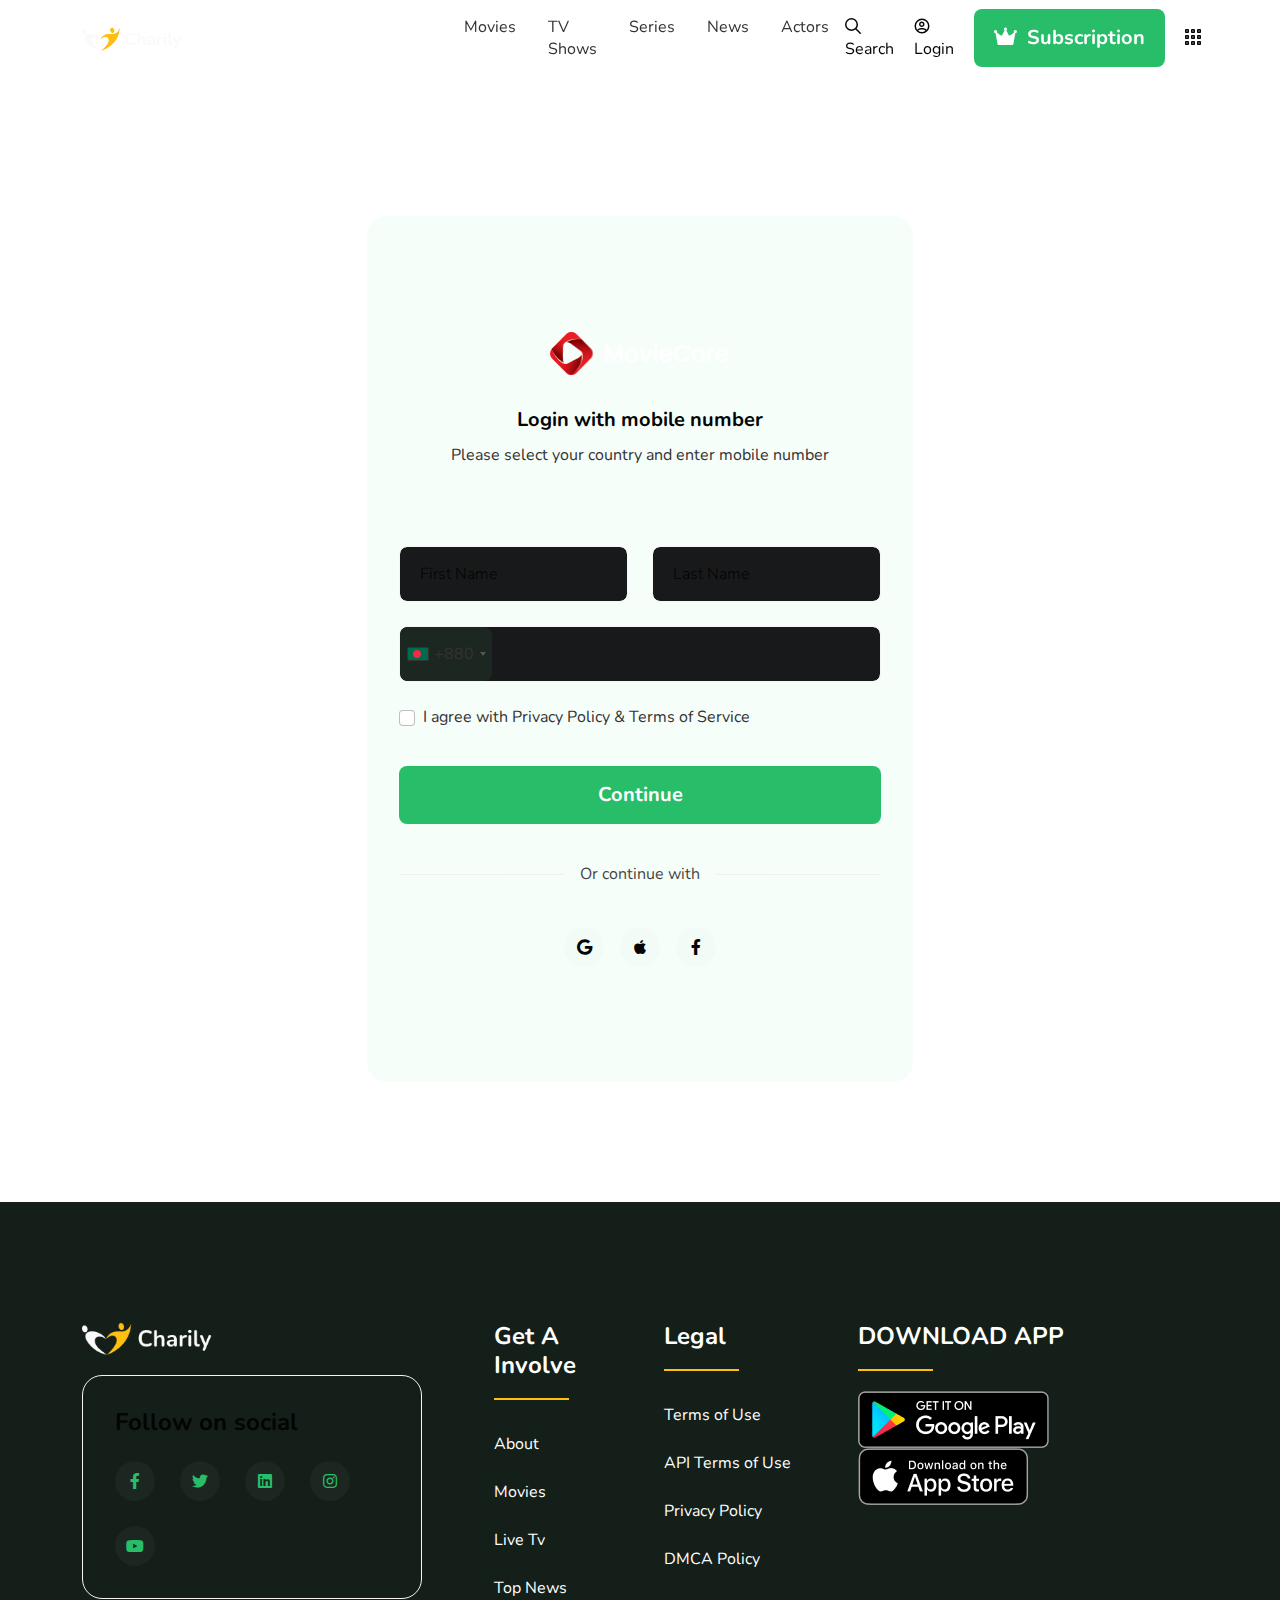
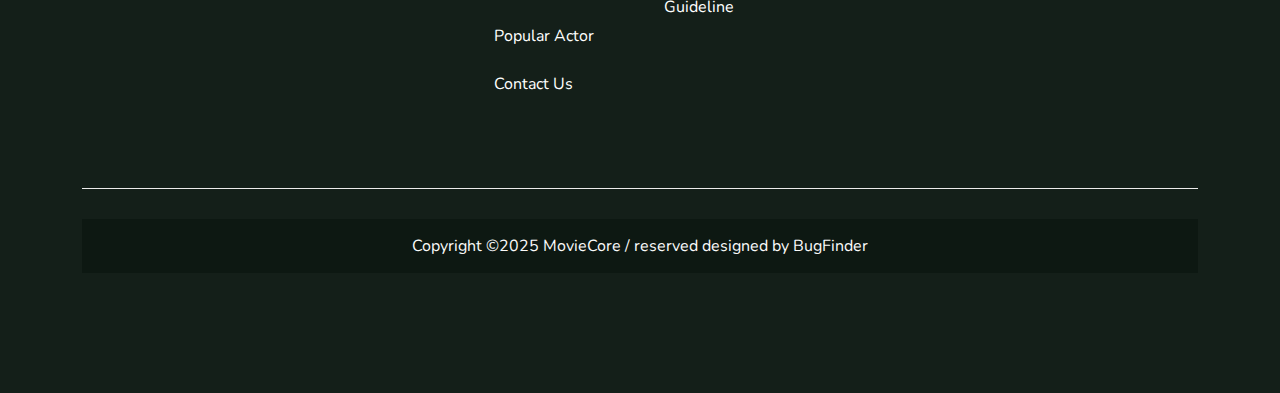
<file: login.html>
<!DOCTYPE html>
<html lang="en">
  <head>
    <meta charset="UTF-8" />
    <meta http-equiv="X-UA-Compatible" content="IE=edge" />
    <meta name="viewport" content="width=device-width, initial-scale=1.0" />

    <title>Charily</title>
    <!-- Favicon link -->
    <link
      rel="shortcut icon"
      href="./assets/img/logo/favicon.png"
      type="image/x-icon"
    />
    <!-- Fontawesome6 Css link -->
    <link rel="stylesheet" href="assets/css/all.min.css" />
    <!-- Bootstrap5 Css link -->
    <link rel="stylesheet" href="assets/css/bootstrap.min.css" />
    <!-- Owl carousel Css link -->
    <link rel="stylesheet" href="assets/css/owl.carousel.min.css" />
    <link rel="stylesheet" href="assets/css/owl.theme.default.min.css" />
    <!-- select2 Css link -->
    <link rel="stylesheet" href="assets/css/select2.min.css" />
    <!-- swiper Css link -->
    <link rel="stylesheet" href="assets/css/swiper-bundle.min.css" />
    <!-- Nice select Css-link -->
    <link rel="stylesheet" href="assets/css/nice-select.css" />
    <!-- intlTelInput Css link -->
    <link rel="stylesheet" href="assets/css/intlTelInput.min.css" />
    <!-- Style Css link -->
    <link rel="stylesheet" href="assets/css/style.css" />
  </head>

  <body class="">
    <!-- Nav section start -->
    <nav class="navbar navbar-expand-lg fixed-top">
      <div class="container">
        <a class="navbar-brand logo" href="index.html"
          ><img src="assets/img/logo/logo.png" alt="digiGoods"
        /></a>
        <button
          class="navbar-toggler"
          type="button"
          data-bs-toggle="offcanvas"
          data-bs-target="#offcanvasNavbar"
          aria-controls="offcanvasNavbar"
        >
          <i class="fa-light fa-list"></i>
        </button>
        <div
          class="offcanvas offcanvas-end"
          tabindex="-1"
          id="offcanvasNavbar"
          aria-labelledby="offcanvasNavbar"
        >
          <div class="offcanvas-header">
            <a class="navbar-brand" href="index.html"
              ><img class="logo" src="assets/img/logo/logo.png" alt="digiGoods"
            /></a>

            <button
              type="button"
              class="cmn-btn-close"
              data-bs-dismiss="offcanvas"
              aria-label="Close"
            >
              <i class="fa-light fa-arrow-right"></i>
            </button>
          </div>
          <div
            class="offcanvas-body align-items-center justify-content-between"
          >
            <ul class="navbar-nav">
              <li class="nav-item">
                <a class="nav-link" href="movies.html">Movies</a>
              </li>
              <li class="nav-item">
                <a class="nav-link" href="tv-shows.html">TV Shows</a>
              </li>
              <li class="nav-item">
                <a class="nav-link" href="series.html">Series</a>
              </li>
              <li class="nav-item">
                <a class="nav-link" href="blog.html">News</a>
              </li>
              <li class="nav-item">
                <a class="nav-link" href="billed-cast.html">Actors</a>
              </li>
            </ul>
          </div>
        </div>
        <div class="nav-right">
          <ul class="custom-nav">
            <li class="nav-item d-none d-sm-block">
              <a
                href=""
                class="nav-link"
                data-bs-toggle="modal"
                data-bs-target="#search-modal"
              >
                <i class="fa-regular fa-magnifying-glass"></i>
                Search
              </a>
            </li>
            <li class="nav-item d-none d-sm-block">
              <a href="login.html" class="nav-link">
                <i class="fa-regular fa-circle-user"></i>
                Login
              </a>
            </li>
            <li class="nav-item">
              <a href="pricing.html" class="nav-link p-0">
                <div class="cmn-btn">
                  <div class="btn-wrapper">
                    <div class="main-text btn-single">
                      <span><i class="fa-solid fa-crown"></i></span>
                      <span class="d-none d-md-block">Subscription</span>
                    </div>
                    <div class="hover-text btn-single">
                      <span><i class="fa-solid fa-crown"></i></span>
                      <span class="d-none d-md-block">Subscription</span>
                    </div>
                  </div>
                </div>
              </a>
            </li>
            <li class="nav-item">
              <a
                href="#"
                class="nav-link"
                data-bs-toggle="modal"
                data-bs-target="#popup-modal"
              >
                <i class="fa-regular fa-grid"></i>
              </a>
            </li>
          </ul>
        </div>
      </div>
    </nav>
    <!-- Nav section end -->

    <div class="false-nav"></div>

    <!-- Bottom Mobile Tab nav section start -->
    <ul class="nav bottom-nav fixed-bottom d-lg-none">
      <li class="nav-item">
        <a
          class="nav-link"
          data-bs-toggle="offcanvas"
          role="button"
          aria-controls="offcanvasNavbar"
          href="#offcanvasNavbar"
          aria-current="page"
          ><i class="fa-light fa-list"></i
        ></a>
      </li>
      <li class="nav-item">
        <a class="nav-link" href="#"
          ><i class="fa-light fa-planet-ringed"></i
        ></a>
      </li>
      <li class="nav-item">
        <a class="nav-link active"><i class="fa-regular fa-house"></i></a>
      </li>
      <li class="nav-item">
        <a
          class="nav-link"
          href="#"
          data-bs-toggle="modal"
          data-bs-target="#search-modal"
          ><i class="fa-light fa-magnifying-glass"></i
        ></a>
      </li>
      <li class="nav-item">
        <a class="nav-link" href="#"><i class="fa-light fa-user"></i></a>
      </li>
    </ul>
    <!-- Bottom Mobile Tab nav section end -->

    <!-- login-signup section start -->
    <section class="login-register-section">
      <div class="container">
        <div class="row justify-content-center">
          <div class="col-xxl-6 col-xl-6 col-lg-7 col-md-9">
            <div class="login-register-form">
              <form>
                <div class="section-header">
                  <a href="index.html" class="logo">
                    <img src="./assets/img/logo/logo-2.png" alt="" />
                  </a>
                  <h5>Login with mobile number</h5>
                  <div class="description">
                    Please select your country and enter mobile number
                  </div>
                </div>

                <div class="row g-4">
                  <div class="col-md-6">
                    <input
                      type="text"
                      class="form-control"
                      id="exampleInputEmail"
                      placeholder="First Name"
                    />
                  </div>
                  <div class="col-md-6">
                    <input
                      type="text"
                      class="form-control"
                      id="exampleInputEmail2"
                      placeholder="Last Name"
                    />
                  </div>
                  <div class="col-12">
                    <input
                      id="telephone"
                      class="form-control"
                      name="phone"
                      type="tel"
                    />
                  </div>
                  <div class="col-12">
                    <div
                      class="form-check d-flex justify-content-between flex-wrap gap-2"
                    >
                      <div class="check">
                        <input
                          type="checkbox"
                          class="form-check-input"
                          id="exampleCheck1"
                        />
                        <label class="form-check-label" for="exampleCheck1"
                          >I agree with
                          <a href="policy.html" class="link">Privacy Policy</a>
                          &amp;
                          <a href="policy.html" class="link"
                            >Terms of Service</a
                          ></label
                        >
                      </div>
                    </div>
                  </div>
                  <div class="col-12">
                    <a href="checkout.html" class="cmn-btn w-100 mt-10">
                      <div class="btn-wrapper">
                        <div class="main-text btn-single">Continue</div>
                        <div class="hover-text btn-single">Continue</div>
                      </div>
                    </a>
                  </div>
                </div>

                <hr class="divider" />

                <div class="d-flex gap-3 justify-content-center mt-30">
                  <a href="" class="social-btn">
                    <i class="fa-brands fa-google"></i>
                  </a>
                  <a href="" class="social-btn">
                    <i class="fa-brands fa-apple"></i>
                  </a>
                  <a href="" class="social-btn">
                    <i class="fa-brands fa-facebook-f"></i>
                  </a>
                </div>
              </form>
            </div>
          </div>
        </div>
      </div>
    </section>
    <!-- login-signup section end -->

    <!-- Footer Section start -->
    <section class="footer-section">
      <div class="container">
        <div class="row gy-4 g-sm-5">
          <div class="col-lg-4 col-sm-6">
            <div class="footer-widget">
              <div class="widget-logo">
                <a href="index.html"
                  ><img
                    class="footer-logo"
                    src="assets/img/logo/logo.png"
                    alt="Charily"
                /></a>
              </div>

              <div class="social-box-container">
                <h4>Follow on social</h4>
                <ul class="social-box mt-25">
                  <li>
                    <a href="https://facebook.com" aria-label="Facebook"
                      ><i class="fab fa-facebook-f"></i
                    ></a>
                  </li>
                  <li>
                    <a href="https://twitter.com" aria-label="Twitter"
                      ><i class="fab fa-twitter"></i
                    ></a>
                  </li>
                  <li>
                    <a href="https://www.linkedin.com" aria-label="Linkedin"
                      ><i class="fab fa-linkedin"></i
                    ></a>
                  </li>
                  <li>
                    <a href="https://instagram.com" aria-label="Instagram"
                      ><i class="fab fa-instagram"></i
                    ></a>
                  </li>
                  <li>
                    <a href="https://instagram.com" aria-label="Instagram"
                      ><i class="fab fa-youtube"></i
                    ></a>
                  </li>
                </ul>
              </div>
            </div>
          </div>
          <div class="col-lg-2 col-sm-6 ps-lg-5">
            <div class="footer-widget">
              <h5 class="widget-title">Get a Involve</h5>
              <ul>
                <li><a class="widget-link" href="about.html">About</a></li>
                <li><a class="widget-link" href="movies.html">Movies </a></li>
                <li><a class="widget-link" href="index.html">Live Tv</a></li>
                <li><a class="widget-link" href="blog.html">Top News</a></li>
                <li>
                  <a class="widget-link" href="contact.html">Popular Actor </a>
                </li>
                <li>
                  <a class="widget-link" href="contact.html">Contact Us </a>
                </li>
              </ul>
            </div>
          </div>
          <div class="col-lg-2 col-sm-6 pt-sm-0 pt-3">
            <div class="footer-widget">
              <h5 class="widget-title">Legal</h5>
              <ul>
                <li>
                  <a class="widget-link" href="privacy-policy.html"
                    >Terms of Use</a
                  >
                </li>
                <li>
                  <a class="widget-link" href="privacy-policy.html"
                    >API Terms of Use</a
                  >
                </li>
                <li>
                  <a class="widget-link" href="privacy-policy.html"
                    >Privacy Policy</a
                  >
                </li>
                <li>
                  <a class="widget-link" href="privacy-policy.html"
                    >DMCA Policy</a
                  >
                </li>
                <li>
                  <a class="widget-link" href="privacy-policy.html"
                    >Guideline
                  </a>
                </li>
              </ul>
            </div>
          </div>
          <div class="col-lg-4 col-sm-6 pt-sm-0 pt-3">
            <div class="footer-widget">
              <h5 class="widget-title">DOWNLOAD APP</h5>
              <div class="store-box">
                <a href="" class="item">
                  <img src="./assets/img/store/google-play.png" alt="" />
                </a>
                <a href="" class="item">
                  <img src="./assets/img/store/apple-store.png" alt="" />
                </a>
              </div>
            </div>
          </div>
        </div>
        <hr class="footer-hr" />
        <!-- Copyright section start -->
        <div class="copyright-section">
          Copyright ©2025 MovieCore / reserved designed by BugFinder
        </div>
        <!-- Copyright section end -->
      </div>
    </section>
    <!-- Footer Section end -->

    <!-- Modal section start -->
    <!-- popup modal -->
    <div
      class="modal fade popup-modal"
      id="popup-modal"
      data-bs-keyboard="false"
      tabindex="-1"
      aria-labelledby="staticBackdropLabel"
      aria-hidden="true"
    >
      <div class="modal-dialog modal-dialog-centered">
        <div class="modal-content">
          <div class="modal-header">
            <h4 class="modal-title" id="staticBackdropLabel">
              Select Language
            </h4>
            <button
              type="button"
              class="cmn-btn-close"
              data-bs-dismiss="modal"
              aria-label="Close"
            >
              <i class="fa-light fa-xmark"></i>
            </button>
          </div>
          <div class="modal-body">
            <div class="row g-4">
              <div class="col-12">
                <div id="formModal">
                  <label class="form-label">Select language</label>
                  <select class="modal-select2-image" name="state">
                    <option value="us">English</option>
                    <option value="es">Spanish</option>
                    <option value="bd">bangla</option>
                  </select>
                </div>
              </div>
            </div>
          </div>

          <div class="modal-footer mt-10">
            <a href="" class="cmn-btn">
              <div class="btn-wrapper">
                <div class="main-text btn-single">save</div>
                <div class="hover-text btn-single">save</div>
              </div>
            </a>
          </div>
        </div>
      </div>
    </div>

    <!-- Search modal -->
    <div
      class="modal fade search-modal"
      id="search-modal"
      data-bs-keyboard="false"
      tabindex="-1"
      aria-labelledby="staticBackdropLabel"
      aria-hidden="true"
    >
      <div class="modal-dialog">
        <div class="modal-content">
          <div class="search-box2">
            <input type="text" class="form-control" placeholder="Search...." />
            <div class="search-btn">
              <i class="far fa-search"></i>
            </div>
          </div>
          <h5 class="mt-15">Most Popular</h5>
          <div class="search-product-box-container mt-10">
            <a href="product-details.html" class="product-box">
              <div class="img-box">
                <img src="./assets/img/product/product-img-1.png" alt="" />
              </div>
              <div class="text-box">
                <div class="title mt-0">Heralds</div>
              </div>
            </a>
            <a href="product-details.html" class="product-box">
              <div class="img-box">
                <img src="./assets/img/product/product-img-2.png" alt="" />
              </div>
              <div class="text-box">
                <div class="title mt-0">Rogue Mission</div>
              </div>
            </a>
            <a href="product-details.html" class="product-box">
              <div class="img-box">
                <img src="./assets/img/product/product-img-3.png" alt="" />
              </div>
              <div class="text-box">
                <div class="title mt-0">Titan’s Wrath</div>
              </div>
            </a>
            <a href="product-details.html" class="product-box">
              <div class="img-box">
                <img src="./assets/img/product/product-img-4.png" alt="" />
              </div>
              <div class="text-box">
                <div class="title mt-0">Split Bruce</div>
              </div>
            </a>
            <a href="product-details.html" class="product-box">
              <div class="img-box">
                <img src="./assets/img/product/product-img-5.png" alt="" />
              </div>
              <div class="text-box">
                <div class="title mt-0">Red Horizon</div>
              </div>
            </a>
            <a href="product-details.html" class="product-box">
              <div class="img-box">
                <img src="./assets/img/product/product-img-6.png" alt="" />
              </div>
              <div class="text-box">
                <div class="title mt-0">Dirilis Ertugrul</div>
              </div>
            </a>
            <a href="product-details.html" class="product-box">
              <div class="img-box">
                <img src="./assets/img/product/product-img-7.png" alt="" />
              </div>
              <div class="text-box">
                <div class="title mt-0">Aşk ve Kader</div>
              </div>
            </a>
            <a href="product-details.html" class="product-box">
              <div class="img-box">
                <img src="./assets/img/product/product-img-8.png" alt="" />
              </div>
              <div class="text-box">
                <div class="title mt-0">Karanlık Sırlar</div>
              </div>
            </a>
            <a href="product-details.html" class="product-box">
              <div class="img-box">
                <img src="./assets/img/product/product-img-9.png" alt="" />
              </div>
              <div class="text-box">
                <div class="title mt-0">Ölümsüz Aşk</div>
              </div>
            </a>
            <a href="product-details.html" class="product-box">
              <div class="img-box">
                <img src="./assets/img/product/product-img-10.png" alt="" />
              </div>
              <div class="text-box">
                <div class="title mt-0">The Last Promise</div>
              </div>
            </a>
            <a href="product-details.html" class="product-box">
              <div class="img-box">
                <img src="./assets/img/product/product-img-11.png" alt="" />
              </div>
              <div class="text-box">
                <div class="title mt-0">Silent Howl</div>
              </div>
            </a>
            <a href="product-details.html" class="product-box">
              <div class="img-box">
                <img src="./assets/img/product/product-img-12.png" alt="" />
              </div>
              <div class="text-box">
                <div class="title mt-0">Demon’s Lullaby</div>
              </div>
            </a>
            <a href="product-details.html" class="product-box">
              <div class="img-box">
                <img src="./assets/img/product/product-img-13.png" alt="" />
              </div>
              <div class="text-box">
                <div class="title mt-0">Black Veil</div>
              </div>
            </a>
            <a href="product-details.html" class="product-box">
              <div class="img-box">
                <img src="./assets/img/product/product-img-14.png" alt="" />
              </div>
              <div class="text-box">
                <div class="title mt-0">Room 404</div>
              </div>
            </a>
            <a href="product-details.html" class="product-box">
              <div class="img-box">
                <img src="./assets/img/product/product-img-15.png" alt="" />
              </div>
              <div class="text-box">
                <div class="title mt-0">Blood Harvest</div>
              </div>
            </a>
          </div>
        </div>
      </div>
    </div>
    <!-- Modal section end -->

    <!-- Jquery Js link -->
    <script src="assets/js/jquery-3.7.1.min.js"></script>
    <!-- Bootstrap Js link -->
    <script src="assets/js/bootstrap.bundle.min.js"></script>
    <!-- Owl carausel Js link -->
    <script src="assets/js/owl.carousel.min.js"></script>
    <!-- select2 Js link -->
    <script src="assets/js/select2.min.js"></script>
    <!-- counterup Js link -->
    <script src="assets/js/jquery.counterup.min.js"></script>
    <script src="assets/js/jquery.waypoints.min.js"></script>
    <!-- Swiper Js link -->
    <script src="assets/js/swiper-bundle.min.js"></script>
    <!-- Nice select Js link -->
    <script src="assets/js/jquery.nice-select.min.js"></script>
    <!-- intlTelInput Js link -->
    <script src="assets/js/intlTelInput.min.js"></script>
    <!-- Main Js link -->
    <script src="assets/js/main.js"></script>
  </body>
</html>
</file>
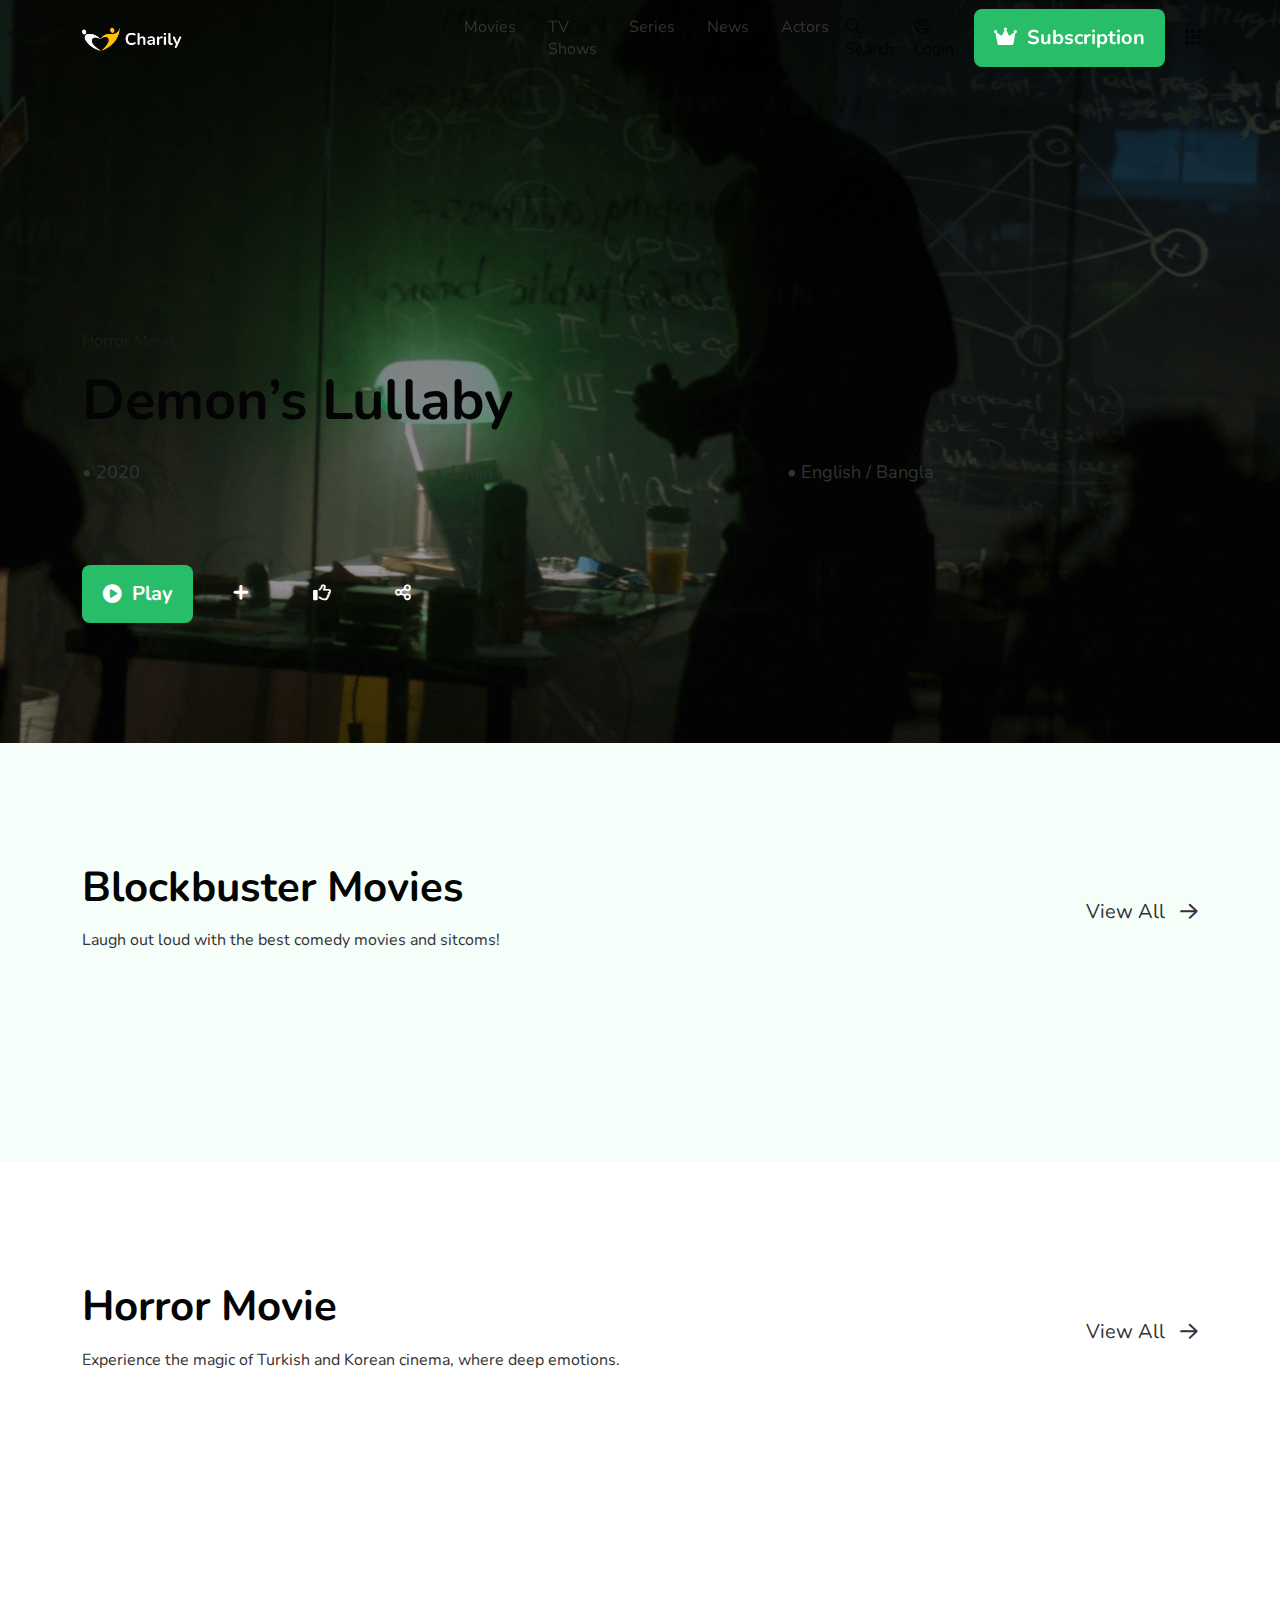
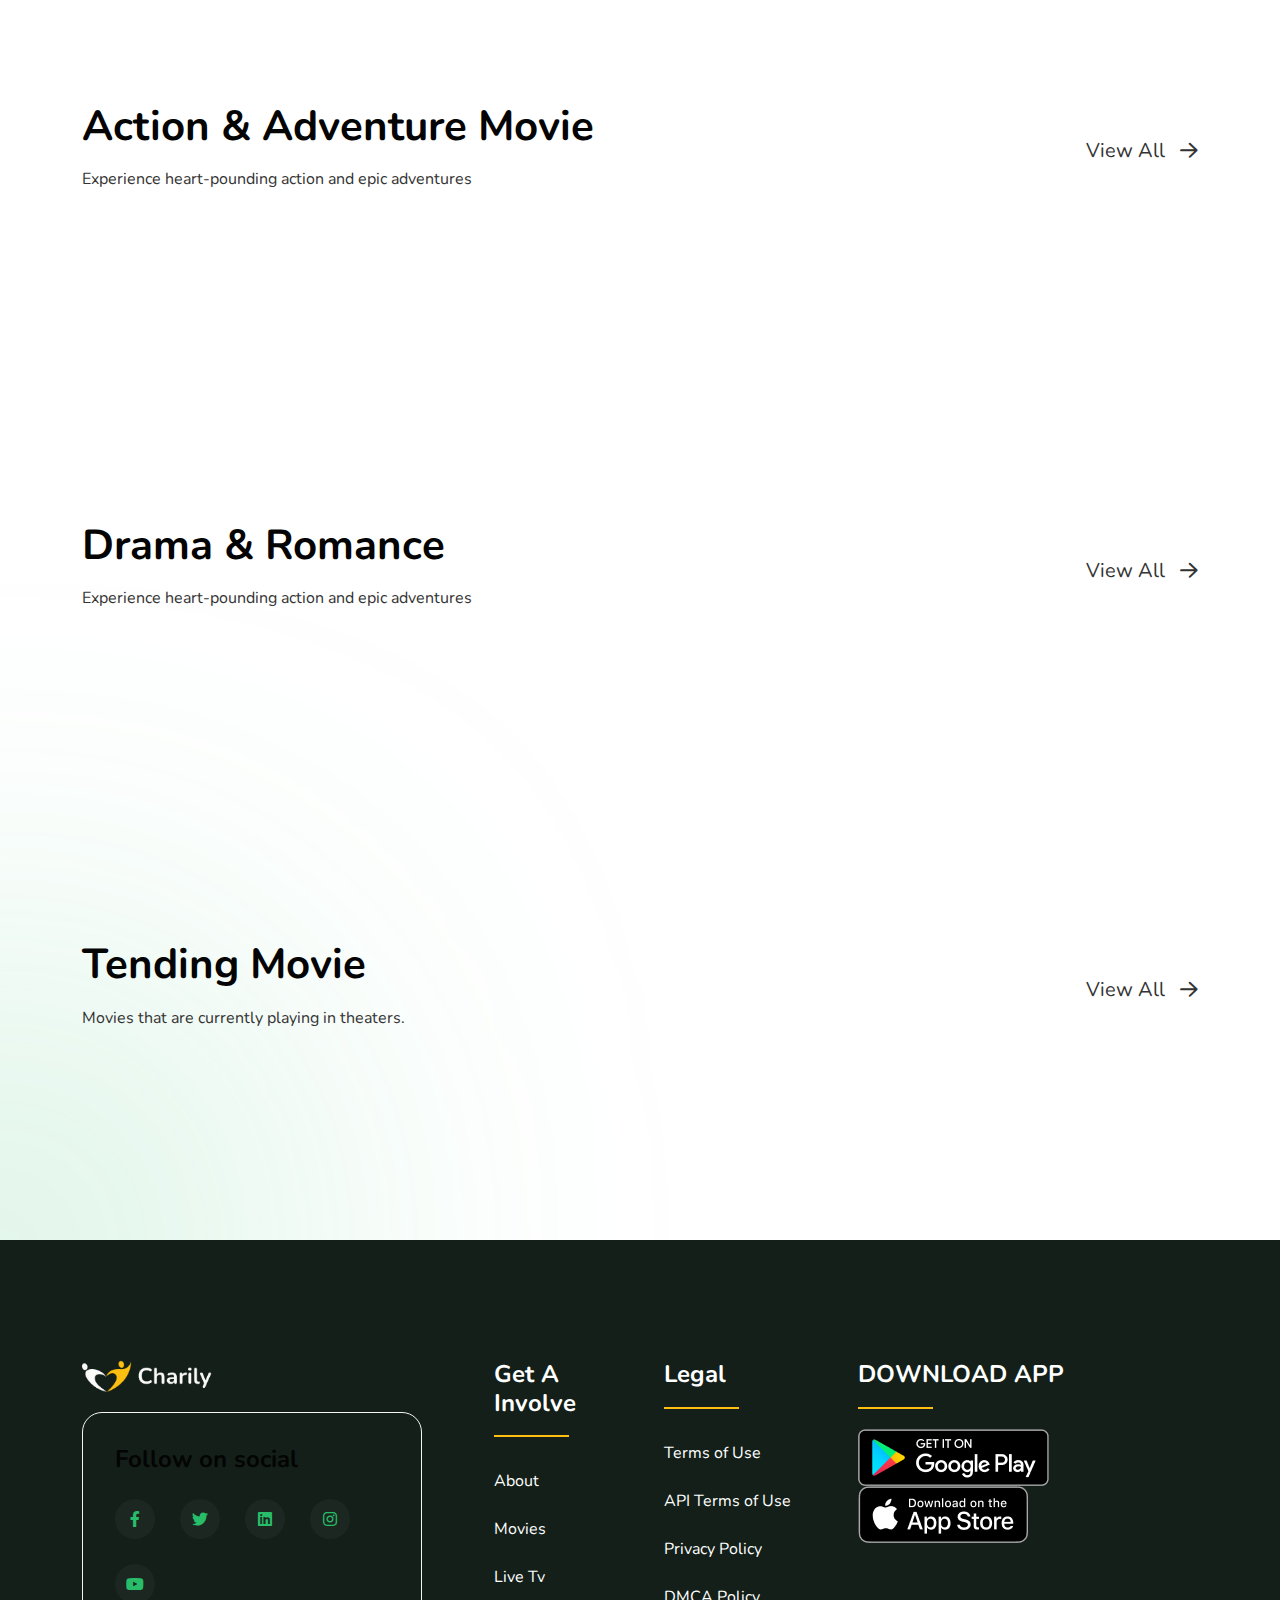
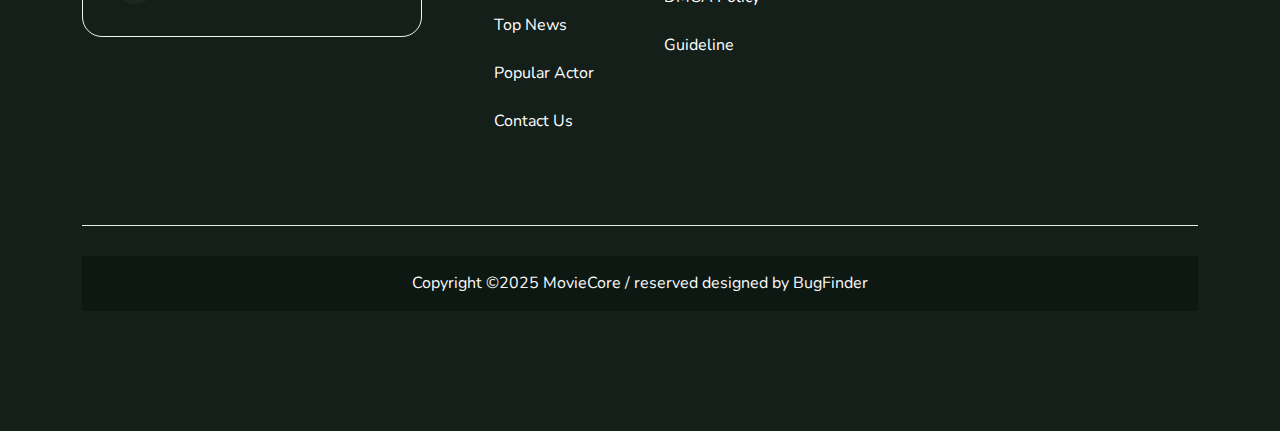
<file: movies.html>
<!DOCTYPE html>
<html lang="en">
  <head>
    <meta charset="UTF-8" />
    <meta http-equiv="X-UA-Compatible" content="IE=edge" />
    <meta name="viewport" content="width=device-width, initial-scale=1.0" />

    <title>Charily</title>
    <!-- Favicon link -->
    <link
      rel="shortcut icon"
      href="./assets/img/logo/favicon.png"
      type="image/x-icon"
    />
    <!-- Fontawesome6 Css link -->
    <link rel="stylesheet" href="assets/css/all.min.css" />
    <!-- Bootstrap5 Css link -->
    <link rel="stylesheet" href="assets/css/bootstrap.min.css" />
    <!-- Owl carousel Css link -->
    <link rel="stylesheet" href="assets/css/owl.carousel.min.css" />
    <link rel="stylesheet" href="assets/css/owl.theme.default.min.css" />
    <!-- select2 Css link -->
    <link rel="stylesheet" href="assets/css/select2.min.css" />
    <!-- swiper Css link -->
    <link rel="stylesheet" href="assets/css/swiper-bundle.min.css" />
    <!-- Style Css link -->
    <link rel="stylesheet" href="assets/css/style.css" />
  </head>

  <body class="">
    <!-- Nav section start -->
    <nav class="navbar navbar-expand-lg fixed-top">
      <div class="container">
        <a class="navbar-brand logo" href="index.html"
          ><img src="assets/img/logo/logo.png" alt="digiGoods"
        /></a>
        <button
          class="navbar-toggler"
          type="button"
          data-bs-toggle="offcanvas"
          data-bs-target="#offcanvasNavbar"
          aria-controls="offcanvasNavbar"
        >
          <i class="fa-light fa-list"></i>
        </button>
        <div
          class="offcanvas offcanvas-end"
          tabindex="-1"
          id="offcanvasNavbar"
          aria-labelledby="offcanvasNavbar"
        >
          <div class="offcanvas-header">
            <a class="navbar-brand" href="index.html"
              ><img class="logo" src="assets/img/logo/logo.png" alt="digiGoods"
            /></a>

            <button
              type="button"
              class="cmn-btn-close"
              data-bs-dismiss="offcanvas"
              aria-label="Close"
            >
              <i class="fa-light fa-arrow-right"></i>
            </button>
          </div>
          <div
            class="offcanvas-body align-items-center justify-content-between"
          >
            <ul class="navbar-nav">
              <li class="nav-item">
                <a class="nav-link" href="movies.html">Movies</a>
              </li>
              <li class="nav-item">
                <a class="nav-link" href="tv-shows.html">TV Shows</a>
              </li>
              <li class="nav-item">
                <a class="nav-link" href="series.html">Series</a>
              </li>
              <li class="nav-item">
                <a class="nav-link" href="blog.html">News</a>
              </li>
              <li class="nav-item">
                <a class="nav-link" href="billed-cast.html">Actors</a>
              </li>
            </ul>
          </div>
        </div>
        <div class="nav-right">
          <ul class="custom-nav">
            <li class="nav-item d-none d-sm-block">
              <a
                href=""
                class="nav-link"
                data-bs-toggle="modal"
                data-bs-target="#search-modal"
              >
                <i class="fa-regular fa-magnifying-glass"></i>
                Search
              </a>
            </li>
            <li class="nav-item d-none d-sm-block">
              <a href="login.html" class="nav-link">
                <i class="fa-regular fa-circle-user"></i>
                Login
              </a>
            </li>
            <li class="nav-item">
              <a href="pricing.html" class="nav-link p-0">
                <div class="cmn-btn">
                  <div class="btn-wrapper">
                    <div class="main-text btn-single">
                      <span><i class="fa-solid fa-crown"></i></span>
                      <span class="d-none d-md-block">Subscription</span>
                    </div>
                    <div class="hover-text btn-single">
                      <span><i class="fa-solid fa-crown"></i></span>
                      <span class="d-none d-md-block">Subscription</span>
                    </div>
                  </div>
                </div>
              </a>
            </li>
            <li class="nav-item">
              <a
                href="#"
                class="nav-link"
                data-bs-toggle="modal"
                data-bs-target="#popup-modal"
              >
                <i class="fa-regular fa-grid"></i>
              </a>
            </li>
          </ul>
        </div>
      </div>
    </nav>
    <!-- Nav section end -->

    <!-- Bottom Mobile Tab nav section start -->
    <ul class="nav bottom-nav fixed-bottom d-lg-none">
      <li class="nav-item">
        <a
          class="nav-link"
          data-bs-toggle="offcanvas"
          role="button"
          aria-controls="offcanvasNavbar"
          href="#offcanvasNavbar"
          aria-current="page"
          ><i class="fa-light fa-list"></i
        ></a>
      </li>
      <li class="nav-item">
        <a class="nav-link" href="#"
          ><i class="fa-light fa-planet-ringed"></i
        ></a>
      </li>
      <li class="nav-item">
        <a class="nav-link active"><i class="fa-regular fa-house"></i></a>
      </li>
      <li class="nav-item">
        <a
          class="nav-link"
          href="#"
          data-bs-toggle="modal"
          data-bs-target="#search-modal"
          ><i class="fa-light fa-magnifying-glass"></i
        ></a>
      </li>
      <li class="nav-item">
        <a class="nav-link" href="#"><i class="fa-light fa-user"></i></a>
      </li>
    </ul>
    <!-- Bottom Mobile Tab nav section end -->

    <!-- Banner section 2 start -->
    <div class="banner-section2">
      <div class="container">
        <div class="text-box">
          <div class="section-subtitle">Horror Movie</div>
          <h1>Demon’s Lullaby</h1>
          <ul class="meta mt-25 flex-wrap">
            <div class="item">&bull; 2020</div>
            <div class="item">&bull; 1 Min</div>
            <div class="item">&bull; English / Bangla</div>
          </ul>
          <div class="button-box d-flex flex-wrap gap-3">
            <a href="" class="cmn-btn">
              <div class="btn-wrapper">
                <div class="main-text btn-single">
                  <i class="fa-solid fa-circle-play"></i>Play
                </div>
                <div class="hover-text btn-single">
                  <i class="fa-solid fa-circle-play"></i>Play
                </div>
              </div>
            </a>
            <a href="" class="cmn-btn4">
              <div class="btn-wrapper">
                <div class="main-text btn-single">
                  <i class="fa-solid fa-plus"></i>
                </div>
                <div class="hover-text btn-single">
                  <i class="fa-solid fa-plus"></i>
                </div>
              </div>
            </a>
            <a href="" class="cmn-btn4">
              <div class="btn-wrapper">
                <div class="main-text btn-single">
                  <i class="fa-regular fa-thumbs-up"></i>
                </div>
                <div class="hover-text btn-single">
                  <i class="fa-regular fa-thumbs-up"></i>
                </div>
              </div>
            </a>
            <a href="" class="cmn-btn4">
              <div class="btn-wrapper">
                <div class="main-text btn-single">
                  <i class="fa-regular fa-share-nodes"></i>
                </div>
                <div class="hover-text btn-single">
                  <i class="fa-regular fa-share-nodes"></i>
                </div>
              </div>
            </a>
          </div>
        </div>
      </div>
    </div>
    <!-- Banner section 2 end -->

    <!-- Blockbuster movie section start -->
    <section class="blockbuster-movie-section">
      <div class="container">
        <div
          class="section-header d-flex align-items-center justify-content-between flex-wrap gap-3"
        >
          <div>
            <h2>Blockbuster Movies</h2>
            <p class="mt-15">
              Laugh out loud with the best comedy movies and sitcoms!
            </p>
          </div>
          <div>
            <a href="" class="view-all-btn"
              >View all <i class="fa-regular fa-arrow-right"></i
            ></a>
          </div>
        </div>
        <div class="owl-carousel owl-theme product-carousel">
          <div class="item">
            <div class="product-box">
              <a href="product-details.html" class="img-box">
                <img src="./assets/img/product/product-img-36.png" alt="" />
              </a>
              <div class="text-box">
                <div class="d-flex gap-3 justify-content-between">
                  <div class="reviews d-flex align-items-center gap-2">
                    <i class="active fa-solid fa-star"></i>
                    <span>9.9/10</span>
                  </div>
                  <a href="" class="wishlist-btn"
                    ><i class="fa-regular fa-heart"></i
                  ></a>
                </div>

                <a href="product-details.html" class="title">Laugh Out Loud</a>
              </div>
            </div>
          </div>
          <div class="item">
            <div class="product-box">
              <a href="product-details.html" class="img-box">
                <img src="./assets/img/product/product-img-37.png" alt="" />
              </a>
              <div class="text-box">
                <div class="d-flex gap-3 justify-content-between">
                  <div class="reviews d-flex align-items-center gap-2">
                    <i class="active fa-solid fa-star"></i>
                    <span>9.9/10</span>
                  </div>
                  <a href="" class="wishlist-btn"
                    ><i class="fa-regular fa-heart"></i
                  ></a>
                </div>
                <a href="product-details.html" class="title">Funny Flicks</a>
              </div>
            </div>
          </div>
          <div class="item">
            <div class="product-box">
              <a href="product-details.html" class="img-box">
                <img src="./assets/img/product/product-img-38.png" alt="" />
              </a>
              <div class="text-box">
                <div class="d-flex gap-3 justify-content-between">
                  <div class="reviews d-flex align-items-center gap-2">
                    <i class="active fa-solid fa-star"></i>
                    <span>9.9/10</span>
                  </div>
                  <a href="" class="wishlist-btn"
                    ><i class="fa-regular fa-heart"></i
                  ></a>
                </div>
                <a href="product-details.html" class="title">The Comedy Club</a>
              </div>
            </div>
          </div>
          <div class="item">
            <div class="product-box">
              <a href="product-details.html" class="img-box">
                <img src="./assets/img/product/product-img-39.png" alt="" />
              </a>
              <div class="text-box">
                <div class="d-flex gap-3 justify-content-between">
                  <div class="reviews d-flex align-items-center gap-2">
                    <i class="active fa-solid fa-star"></i>
                    <span>9.9/10</span>
                  </div>
                  <a href="" class="wishlist-btn"
                    ><i class="fa-regular fa-heart"></i
                  ></a>
                </div>
                <a href="product-details.html" class="title">Hilarious Hits</a>
              </div>
            </div>
          </div>
          <div class="item">
            <div class="product-box">
              <a href="product-details.html" class="img-box">
                <img src="./assets/img/product/product-img-40.png" alt="" />
              </a>
              <div class="text-box">
                <div class="d-flex gap-3 justify-content-between">
                  <div class="reviews d-flex align-items-center gap-2">
                    <i class="active fa-solid fa-star"></i>
                    <span>9.9/10</span>
                  </div>
                  <a href="" class="wishlist-btn"
                    ><i class="fa-regular fa-heart"></i
                  ></a>
                </div>
                <a href="product-details.html" class="title">ChuckleTime</a>
              </div>
            </div>
          </div>
          <div class="item">
            <div class="product-box">
              <a href="product-details.html" class="img-box">
                <img src="./assets/img/product/product-img-11.png" alt="" />
              </a>
              <div class="text-box">
                <div class="d-flex gap-3 justify-content-between">
                  <div class="reviews d-flex align-items-center gap-2">
                    <i class="active fa-solid fa-star"></i>
                    <span>9.9/10</span>
                  </div>
                  <a href="" class="wishlist-btn"
                    ><i class="fa-regular fa-heart"></i
                  ></a>
                </div>

                <a href="product-details.html" class="title">Silent Howl</a>
              </div>
            </div>
          </div>
          <div class="item">
            <div class="product-box">
              <a href="product-details.html" class="img-box">
                <img src="./assets/img/product/product-img-12.png" alt="" />
              </a>
              <div class="text-box">
                <div class="d-flex gap-3 justify-content-between">
                  <div class="reviews d-flex align-items-center gap-2">
                    <i class="active fa-solid fa-star"></i>
                    <span>9.9/10</span>
                  </div>
                  <a href="" class="wishlist-btn"
                    ><i class="fa-regular fa-heart"></i
                  ></a>
                </div>
                <a href="product-details.html" class="title">Demon’s Lullaby</a>
              </div>
            </div>
          </div>
          <div class="item">
            <div class="product-box">
              <a href="product-details.html" class="img-box">
                <img src="./assets/img/product/product-img-13.png" alt="" />
              </a>
              <div class="text-box">
                <div class="d-flex gap-3 justify-content-between">
                  <div class="reviews d-flex align-items-center gap-2">
                    <i class="active fa-solid fa-star"></i>
                    <span>9.9/10</span>
                  </div>
                  <a href="" class="wishlist-btn"
                    ><i class="fa-regular fa-heart"></i
                  ></a>
                </div>
                <a href="product-details.html" class="title">Black Veil</a>
              </div>
            </div>
          </div>
          <div class="item">
            <div class="product-box">
              <a href="product-details.html" class="img-box">
                <img src="./assets/img/product/product-img-14.png" alt="" />
              </a>
              <div class="text-box">
                <div class="d-flex gap-3 justify-content-between">
                  <div class="reviews d-flex align-items-center gap-2">
                    <i class="active fa-solid fa-star"></i>
                    <span>9.9/10</span>
                  </div>
                  <a href="" class="wishlist-btn"
                    ><i class="fa-regular fa-heart"></i
                  ></a>
                </div>
                <a href="product-details.html" class="title">Room 404</a>
              </div>
            </div>
          </div>
          <div class="item">
            <div class="product-box">
              <a href="product-details.html" class="img-box">
                <img src="./assets/img/product/product-img-15.png" alt="" />
              </a>
              <div class="text-box">
                <div class="d-flex gap-3 justify-content-between">
                  <div class="reviews d-flex align-items-center gap-2">
                    <i class="active fa-solid fa-star"></i>
                    <span>9.9/10</span>
                  </div>
                  <a href="" class="wishlist-btn"
                    ><i class="fa-regular fa-heart"></i
                  ></a>
                </div>
                <a href="product-details.html" class="title">Blood Harvest</a>
              </div>
            </div>
          </div>
        </div>
      </div>
    </section>
    <!-- Blockbuster movie section end -->

    <!-- Horror movie section start -->
    <section class="horror-movie-section">
      <div class="container">
        <div
          class="section-header d-flex align-items-center justify-content-between flex-wrap gap-3"
        >
          <div>
            <h2>Horror Movie</h2>
            <p class="mt-15">
              Experience the magic of Turkish and Korean cinema, where deep
              emotions.
            </p>
          </div>
          <div>
            <a href="" class="view-all-btn"
              >View all <i class="fa-regular fa-arrow-right"></i
            ></a>
          </div>
        </div>
        <div class="owl-carousel owl-theme product-carousel">
          <div class="item">
            <div class="product-box">
              <a href="product-details.html" class="img-box">
                <img src="./assets/img/product/product-img-11.png" alt="" />
              </a>
              <div class="text-box">
                <div class="d-flex gap-3 justify-content-between">
                  <div class="reviews d-flex align-items-center gap-2">
                    <i class="active fa-solid fa-star"></i>
                    <span>9.9/10</span>
                  </div>
                  <a href="" class="wishlist-btn"
                    ><i class="fa-regular fa-heart"></i
                  ></a>
                </div>

                <a href="product-details.html" class="title">Silent Howl</a>
              </div>
            </div>
          </div>
          <div class="item">
            <div class="product-box">
              <a href="product-details.html" class="img-box">
                <img src="./assets/img/product/product-img-12.png" alt="" />
              </a>
              <div class="text-box">
                <div class="d-flex gap-3 justify-content-between">
                  <div class="reviews d-flex align-items-center gap-2">
                    <i class="active fa-solid fa-star"></i>
                    <span>9.9/10</span>
                  </div>
                  <a href="" class="wishlist-btn"
                    ><i class="fa-regular fa-heart"></i
                  ></a>
                </div>
                <a href="product-details.html" class="title">Demon’s Lullaby</a>
              </div>
            </div>
          </div>
          <div class="item">
            <div class="product-box">
              <a href="product-details.html" class="img-box">
                <img src="./assets/img/product/product-img-13.png" alt="" />
              </a>
              <div class="text-box">
                <div class="d-flex gap-3 justify-content-between">
                  <div class="reviews d-flex align-items-center gap-2">
                    <i class="active fa-solid fa-star"></i>
                    <span>9.9/10</span>
                  </div>
                  <a href="" class="wishlist-btn"
                    ><i class="fa-regular fa-heart"></i
                  ></a>
                </div>
                <a href="product-details.html" class="title">Black Veil</a>
              </div>
            </div>
          </div>
          <div class="item">
            <div class="product-box">
              <a href="product-details.html" class="img-box">
                <img src="./assets/img/product/product-img-14.png" alt="" />
              </a>
              <div class="text-box">
                <div class="d-flex gap-3 justify-content-between">
                  <div class="reviews d-flex align-items-center gap-2">
                    <i class="active fa-solid fa-star"></i>
                    <span>9.9/10</span>
                  </div>
                  <a href="" class="wishlist-btn"
                    ><i class="fa-regular fa-heart"></i
                  ></a>
                </div>
                <a href="product-details.html" class="title">Room 404</a>
              </div>
            </div>
          </div>
          <div class="item">
            <div class="product-box">
              <a href="product-details.html" class="img-box">
                <img src="./assets/img/product/product-img-15.png" alt="" />
              </a>
              <div class="text-box">
                <div class="d-flex gap-3 justify-content-between">
                  <div class="reviews d-flex align-items-center gap-2">
                    <i class="active fa-solid fa-star"></i>
                    <span>9.9/10</span>
                  </div>
                  <a href="" class="wishlist-btn"
                    ><i class="fa-regular fa-heart"></i
                  ></a>
                </div>
                <a href="product-details.html" class="title">Blood Harvest</a>
              </div>
            </div>
          </div>
          <div class="item">
            <div class="product-box">
              <a href="product-details.html" class="img-box">
                <img src="./assets/img/product/product-img-11.png" alt="" />
              </a>
              <div class="text-box">
                <div class="d-flex gap-3 justify-content-between">
                  <div class="reviews d-flex align-items-center gap-2">
                    <i class="active fa-solid fa-star"></i>
                    <span>9.9/10</span>
                  </div>
                  <a href="" class="wishlist-btn"
                    ><i class="fa-regular fa-heart"></i
                  ></a>
                </div>

                <a href="product-details.html" class="title">Silent Howl</a>
              </div>
            </div>
          </div>
          <div class="item">
            <div class="product-box">
              <a href="product-details.html" class="img-box">
                <img src="./assets/img/product/product-img-12.png" alt="" />
              </a>
              <div class="text-box">
                <div class="d-flex gap-3 justify-content-between">
                  <div class="reviews d-flex align-items-center gap-2">
                    <i class="active fa-solid fa-star"></i>
                    <span>9.9/10</span>
                  </div>
                  <a href="" class="wishlist-btn"
                    ><i class="fa-regular fa-heart"></i
                  ></a>
                </div>
                <a href="product-details.html" class="title">Demon’s Lullaby</a>
              </div>
            </div>
          </div>
          <div class="item">
            <div class="product-box">
              <a href="product-details.html" class="img-box">
                <img src="./assets/img/product/product-img-13.png" alt="" />
              </a>
              <div class="text-box">
                <div class="d-flex gap-3 justify-content-between">
                  <div class="reviews d-flex align-items-center gap-2">
                    <i class="active fa-solid fa-star"></i>
                    <span>9.9/10</span>
                  </div>
                  <a href="" class="wishlist-btn"
                    ><i class="fa-regular fa-heart"></i
                  ></a>
                </div>
                <a href="product-details.html" class="title">Black Veil</a>
              </div>
            </div>
          </div>
          <div class="item">
            <div class="product-box">
              <a href="product-details.html" class="img-box">
                <img src="./assets/img/product/product-img-14.png" alt="" />
              </a>
              <div class="text-box">
                <div class="d-flex gap-3 justify-content-between">
                  <div class="reviews d-flex align-items-center gap-2">
                    <i class="active fa-solid fa-star"></i>
                    <span>9.9/10</span>
                  </div>
                  <a href="" class="wishlist-btn"
                    ><i class="fa-regular fa-heart"></i
                  ></a>
                </div>
                <a href="product-details.html" class="title">Room 404</a>
              </div>
            </div>
          </div>
          <div class="item">
            <div class="product-box">
              <a href="product-details.html" class="img-box">
                <img src="./assets/img/product/product-img-15.png" alt="" />
              </a>
              <div class="text-box">
                <div class="d-flex gap-3 justify-content-between">
                  <div class="reviews d-flex align-items-center gap-2">
                    <i class="active fa-solid fa-star"></i>
                    <span>9.9/10</span>
                  </div>
                  <a href="" class="wishlist-btn"
                    ><i class="fa-regular fa-heart"></i
                  ></a>
                </div>
                <a href="product-details.html" class="title">Blood Harvest</a>
              </div>
            </div>
          </div>
        </div>
      </div>
    </section>
    <!-- Horror movie section end -->

    <!-- Action adventure movie section start -->
    <section class="action-adventure-section">
      <div class="container">
        <div
          class="section-header d-flex align-items-center justify-content-between flex-wrap gap-3"
        >
          <div>
            <h2>Action & Adventure Movie</h2>
            <p class="mt-15">
              Experience heart-pounding action and epic adventures
            </p>
          </div>
          <div>
            <a href="" class="view-all-btn"
              >View all <i class="fa-regular fa-arrow-right"></i
            ></a>
          </div>
        </div>
        <div class="owl-carousel owl-theme product-carousel">
          <div class="item">
            <div class="product-box">
              <a href="product-details.html" class="img-box">
                <img src="./assets/img/product/product-img-21.png" alt="" />
              </a>
              <div class="text-box">
                <div class="d-flex gap-3 justify-content-between">
                  <div class="reviews d-flex align-items-center gap-2">
                    <i class="active fa-solid fa-star"></i>
                    <span>9.9/10</span>
                  </div>
                  <a href="" class="wishlist-btn"
                    ><i class="fa-regular fa-heart"></i
                  ></a>
                </div>

                <a href="product-details.html" class="title">Iron Vortex</a>
              </div>
            </div>
          </div>
          <div class="item">
            <div class="product-box">
              <a href="product-details.html" class="img-box">
                <img src="./assets/img/product/product-img-22.png" alt="" />
              </a>
              <div class="text-box">
                <div class="d-flex gap-3 justify-content-between">
                  <div class="reviews d-flex align-items-center gap-2">
                    <i class="active fa-solid fa-star"></i>
                    <span>9.9/10</span>
                  </div>
                  <a href="" class="wishlist-btn"
                    ><i class="fa-regular fa-heart"></i
                  ></a>
                </div>
                <a href="product-details.html" class="title"
                  >Crimson Reckoning</a
                >
              </div>
            </div>
          </div>
          <div class="item">
            <div class="product-box">
              <a href="product-details.html" class="img-box">
                <img src="./assets/img/product/product-img-23.png" alt="" />
              </a>
              <div class="text-box">
                <div class="d-flex gap-3 justify-content-between">
                  <div class="reviews d-flex align-items-center gap-2">
                    <i class="active fa-solid fa-star"></i>
                    <span>9.9/10</span>
                  </div>
                  <a href="" class="wishlist-btn"
                    ><i class="fa-regular fa-heart"></i
                  ></a>
                </div>
                <a href="product-details.html" class="title">Mark Legagy</a>
              </div>
            </div>
          </div>
          <div class="item">
            <div class="product-box">
              <a href="product-details.html" class="img-box">
                <img src="./assets/img/product/product-img-24.png" alt="" />
              </a>
              <div class="text-box">
                <div class="d-flex gap-3 justify-content-between">
                  <div class="reviews d-flex align-items-center gap-2">
                    <i class="active fa-solid fa-star"></i>
                    <span>9.9/10</span>
                  </div>
                  <a href="" class="wishlist-btn"
                    ><i class="fa-regular fa-heart"></i
                  ></a>
                </div>
                <a href="product-details.html" class="title">Dark Horizon</a>
              </div>
            </div>
          </div>
          <div class="item">
            <div class="product-box">
              <a href="product-details.html" class="img-box">
                <img src="./assets/img/product/product-img-25.png" alt="" />
              </a>
              <div class="text-box">
                <div class="d-flex gap-3 justify-content-between">
                  <div class="reviews d-flex align-items-center gap-2">
                    <i class="active fa-solid fa-star"></i>
                    <span>9.9/10</span>
                  </div>
                  <a href="" class="wishlist-btn"
                    ><i class="fa-regular fa-heart"></i
                  ></a>
                </div>
                <a href="product-details.html" class="title">Bullet Storm</a>
              </div>
            </div>
          </div>
          <div class="item">
            <div class="product-box">
              <a href="product-details.html" class="img-box">
                <img src="./assets/img/product/product-img-21.png" alt="" />
              </a>
              <div class="text-box">
                <div class="d-flex gap-3 justify-content-between">
                  <div class="reviews d-flex align-items-center gap-2">
                    <i class="active fa-solid fa-star"></i>
                    <span>9.9/10</span>
                  </div>
                  <a href="" class="wishlist-btn"
                    ><i class="fa-regular fa-heart"></i
                  ></a>
                </div>

                <a href="product-details.html" class="title">Iron Vortex</a>
              </div>
            </div>
          </div>
          <div class="item">
            <div class="product-box">
              <a href="product-details.html" class="img-box">
                <img src="./assets/img/product/product-img-22.png" alt="" />
              </a>
              <div class="text-box">
                <div class="d-flex gap-3 justify-content-between">
                  <div class="reviews d-flex align-items-center gap-2">
                    <i class="active fa-solid fa-star"></i>
                    <span>9.9/10</span>
                  </div>
                  <a href="" class="wishlist-btn"
                    ><i class="fa-regular fa-heart"></i
                  ></a>
                </div>
                <a href="product-details.html" class="title"
                  >Crimson Reckoning</a
                >
              </div>
            </div>
          </div>
          <div class="item">
            <div class="product-box">
              <a href="product-details.html" class="img-box">
                <img src="./assets/img/product/product-img-23.png" alt="" />
              </a>
              <div class="text-box">
                <div class="d-flex gap-3 justify-content-between">
                  <div class="reviews d-flex align-items-center gap-2">
                    <i class="active fa-solid fa-star"></i>
                    <span>9.9/10</span>
                  </div>
                  <a href="" class="wishlist-btn"
                    ><i class="fa-regular fa-heart"></i
                  ></a>
                </div>
                <a href="product-details.html" class="title">Mark Legagy</a>
              </div>
            </div>
          </div>
          <div class="item">
            <div class="product-box">
              <a href="product-details.html" class="img-box">
                <img src="./assets/img/product/product-img-24.png" alt="" />
              </a>
              <div class="text-box">
                <div class="d-flex gap-3 justify-content-between">
                  <div class="reviews d-flex align-items-center gap-2">
                    <i class="active fa-solid fa-star"></i>
                    <span>9.9/10</span>
                  </div>
                  <a href="" class="wishlist-btn"
                    ><i class="fa-regular fa-heart"></i
                  ></a>
                </div>
                <a href="product-details.html" class="title">Dark Horizon</a>
              </div>
            </div>
          </div>
          <div class="item">
            <div class="product-box">
              <a href="product-details.html" class="img-box">
                <img src="./assets/img/product/product-img-25.png" alt="" />
              </a>
              <div class="text-box">
                <div class="d-flex gap-3 justify-content-between">
                  <div class="reviews d-flex align-items-center gap-2">
                    <i class="active fa-solid fa-star"></i>
                    <span>9.9/10</span>
                  </div>
                  <a href="" class="wishlist-btn"
                    ><i class="fa-regular fa-heart"></i
                  ></a>
                </div>
                <a href="product-details.html" class="title">Bullet Storm</a>
              </div>
            </div>
          </div>
        </div>
      </div>
    </section>
    <!-- Action adventure movie section end -->

    <!-- Drama romance section start -->
    <section class="drama-romance-section">
      <div class="container">
        <div
          class="section-header d-flex align-items-center justify-content-between flex-wrap gap-3"
        >
          <div>
            <h2>Drama & Romance</h2>
            <p class="mt-15">
              Experience heart-pounding action and epic adventures
            </p>
          </div>
          <div>
            <a href="" class="view-all-btn"
              >View all <i class="fa-regular fa-arrow-right"></i
            ></a>
          </div>
        </div>
        <div class="owl-carousel owl-theme product-carousel">
          <div class="item">
            <div class="product-box">
              <a href="product-details.html" class="img-box">
                <img src="./assets/img/product/product-img-26.png" alt="" />
              </a>
              <div class="text-box">
                <div class="d-flex gap-3 justify-content-between">
                  <div class="reviews d-flex align-items-center gap-2">
                    <i class="active fa-solid fa-star"></i>
                    <span>9.9/10</span>
                  </div>
                  <a href="" class="wishlist-btn"
                    ><i class="fa-regular fa-heart"></i
                  ></a>
                </div>

                <a href="product-details.html" class="title">Tears of Time</a>
              </div>
            </div>
          </div>
          <div class="item">
            <div class="product-box">
              <a href="product-details.html" class="img-box">
                <img src="./assets/img/product/product-img-27.png" alt="" />
              </a>
              <div class="text-box">
                <div class="d-flex gap-3 justify-content-between">
                  <div class="reviews d-flex align-items-center gap-2">
                    <i class="active fa-solid fa-star"></i>
                    <span>9.9/10</span>
                  </div>
                  <a href="" class="wishlist-btn"
                    ><i class="fa-regular fa-heart"></i
                  ></a>
                </div>
                <a href="product-details.html" class="title"
                  >Shattered Dreams</a
                >
              </div>
            </div>
          </div>
          <div class="item">
            <div class="product-box">
              <a href="product-details.html" class="img-box">
                <img src="./assets/img/product/product-img-28.png" alt="" />
              </a>
              <div class="text-box">
                <div class="d-flex gap-3 justify-content-between">
                  <div class="reviews d-flex align-items-center gap-2">
                    <i class="active fa-solid fa-star"></i>
                    <span>9.9/10</span>
                  </div>
                  <a href="" class="wishlist-btn"
                    ><i class="fa-regular fa-heart"></i
                  ></a>
                </div>
                <a href="product-details.html" class="title"
                  >Echoes of Yesterday</a
                >
              </div>
            </div>
          </div>
          <div class="item">
            <div class="product-box">
              <a href="product-details.html" class="img-box">
                <img src="./assets/img/product/product-img-29.png" alt="" />
              </a>
              <div class="text-box">
                <div class="d-flex gap-3 justify-content-between">
                  <div class="reviews d-flex align-items-center gap-2">
                    <i class="active fa-solid fa-star"></i>
                    <span>9.9/10</span>
                  </div>
                  <a href="" class="wishlist-btn"
                    ><i class="fa-regular fa-heart"></i
                  ></a>
                </div>
                <a href="product-details.html" class="title"
                  >Beyond the Silence</a
                >
              </div>
            </div>
          </div>
          <div class="item">
            <div class="product-box">
              <a href="product-details.html" class="img-box">
                <img src="./assets/img/product/product-img-30.png" alt="" />
              </a>
              <div class="text-box">
                <div class="d-flex gap-3 justify-content-between">
                  <div class="reviews d-flex align-items-center gap-2">
                    <i class="active fa-solid fa-star"></i>
                    <span>9.9/10</span>
                  </div>
                  <a href="" class="wishlist-btn"
                    ><i class="fa-regular fa-heart"></i
                  ></a>
                </div>
                <a href="product-details.html" class="title"
                  >Unfinished Stories</a
                >
              </div>
            </div>
          </div>
          <div class="item">
            <div class="product-box">
              <a href="product-details.html" class="img-box">
                <img src="./assets/img/product/product-img-26.png" alt="" />
              </a>
              <div class="text-box">
                <div class="d-flex gap-3 justify-content-between">
                  <div class="reviews d-flex align-items-center gap-2">
                    <i class="active fa-solid fa-star"></i>
                    <span>9.9/10</span>
                  </div>
                  <a href="" class="wishlist-btn"
                    ><i class="fa-regular fa-heart"></i
                  ></a>
                </div>

                <a href="product-details.html" class="title">Tears of Time</a>
              </div>
            </div>
          </div>
          <div class="item">
            <div class="product-box">
              <a href="product-details.html" class="img-box">
                <img src="./assets/img/product/product-img-27.png" alt="" />
              </a>
              <div class="text-box">
                <div class="d-flex gap-3 justify-content-between">
                  <div class="reviews d-flex align-items-center gap-2">
                    <i class="active fa-solid fa-star"></i>
                    <span>9.9/10</span>
                  </div>
                  <a href="" class="wishlist-btn"
                    ><i class="fa-regular fa-heart"></i
                  ></a>
                </div>
                <a href="product-details.html" class="title"
                  >Shattered Dreams</a
                >
              </div>
            </div>
          </div>
          <div class="item">
            <div class="product-box">
              <a href="product-details.html" class="img-box">
                <img src="./assets/img/product/product-img-28.png" alt="" />
              </a>
              <div class="text-box">
                <div class="d-flex gap-3 justify-content-between">
                  <div class="reviews d-flex align-items-center gap-2">
                    <i class="active fa-solid fa-star"></i>
                    <span>9.9/10</span>
                  </div>
                  <a href="" class="wishlist-btn"
                    ><i class="fa-regular fa-heart"></i
                  ></a>
                </div>
                <a href="product-details.html" class="title"
                  >Echoes of Yesterday</a
                >
              </div>
            </div>
          </div>
          <div class="item">
            <div class="product-box">
              <a href="product-details.html" class="img-box">
                <img src="./assets/img/product/product-img-29.png" alt="" />
              </a>
              <div class="text-box">
                <div class="d-flex gap-3 justify-content-between">
                  <div class="reviews d-flex align-items-center gap-2">
                    <i class="active fa-solid fa-star"></i>
                    <span>9.9/10</span>
                  </div>
                  <a href="" class="wishlist-btn"
                    ><i class="fa-regular fa-heart"></i
                  ></a>
                </div>
                <a href="product-details.html" class="title"
                  >Beyond the Silence</a
                >
              </div>
            </div>
          </div>
          <div class="item">
            <div class="product-box">
              <a href="product-details.html" class="img-box">
                <img src="./assets/img/product/product-img-30.png" alt="" />
              </a>
              <div class="text-box">
                <div class="d-flex gap-3 justify-content-between">
                  <div class="reviews d-flex align-items-center gap-2">
                    <i class="active fa-solid fa-star"></i>
                    <span>9.9/10</span>
                  </div>
                  <a href="" class="wishlist-btn"
                    ><i class="fa-regular fa-heart"></i
                  ></a>
                </div>
                <a href="product-details.html" class="title"
                  >Unfinished Stories</a
                >
              </div>
            </div>
          </div>
        </div>
      </div>
    </section>
    <!-- Drama romance section end -->

    <!-- Trending movie section start -->
    <section class="trending-movie-section">
      <div class="container">
        <div
          class="section-header d-flex align-items-center justify-content-between flex-wrap gap-3"
        >
          <div>
            <h2>Tending Movie</h2>
            <p class="mt-15">Movies that are currently playing in theaters.</p>
          </div>
          <div>
            <a href="" class="view-all-btn"
              >View all <i class="fa-regular fa-arrow-right"></i
            ></a>
          </div>
        </div>
        <div class="owl-carousel owl-theme product-carousel">
          <div class="item">
            <div class="product-box">
              <a href="product-details.html" class="img-box">
                <img src="./assets/img/product/product-img-1.png" alt="" />
              </a>
              <div class="text-box">
                <div class="reviews d-flex align-items-center gap-2">
                  <i class="active fa-solid fa-star"></i>
                  <span>9.9/10</span>
                </div>
                <a href="product-details.html" class="title">Heralds</a>
              </div>
            </div>
          </div>
          <div class="item">
            <div class="product-box">
              <a href="product-details.html" class="img-box">
                <img src="./assets/img/product/product-img-2.png" alt="" />
              </a>
              <div class="text-box">
                <div class="reviews d-flex align-items-center gap-2">
                  <i class="active fa-solid fa-star"></i>
                  <span>8.7/10</span>
                </div>
                <a href="product-details.html" class="title">Rogue Mission</a>
              </div>
            </div>
          </div>
          <div class="item">
            <div class="product-box">
              <a href="product-details.html" class="img-box">
                <img src="./assets/img/product/product-img-3.png" alt="" />
              </a>
              <div class="text-box">
                <div class="reviews d-flex align-items-center gap-2">
                  <i class="active fa-solid fa-star"></i>
                  <span>7.6/10</span>
                </div>
                <a href="product-details.html" class="title">Titan’s Wrath</a>
              </div>
            </div>
          </div>
          <div class="item">
            <div class="product-box">
              <a href="product-details.html" class="img-box">
                <img src="./assets/img/product/product-img-4.png" alt="" />
              </a>
              <div class="text-box">
                <div class="reviews d-flex align-items-center gap-2">
                  <i class="active fa-solid fa-star"></i>
                  <span>9.7/10</span>
                </div>
                <a href="product-details.html" class="title">Split Bruce</a>
              </div>
            </div>
          </div>
          <div class="item">
            <div class="product-box">
              <a href="product-details.html" class="img-box">
                <img src="./assets/img/product/product-img-5.png" alt="" />
              </a>
              <div class="text-box">
                <div class="reviews d-flex align-items-center gap-2">
                  <i class="active fa-solid fa-star"></i>
                  <span>8.8/10</span>
                </div>
                <a href="product-details.html" class="title">Red Horizon</a>
              </div>
            </div>
          </div>
          <div class="item">
            <div class="product-box">
              <a href="product-details.html" class="img-box">
                <img src="./assets/img/product/product-img-1.png" alt="" />
              </a>
              <div class="text-box">
                <div class="reviews d-flex align-items-center gap-2">
                  <i class="active fa-solid fa-star"></i>
                  <span>9.9/10</span>
                </div>
                <a href="product-details.html" class="title">Heralds</a>
              </div>
            </div>
          </div>
          <div class="item">
            <div class="product-box">
              <a href="product-details.html" class="img-box">
                <img src="./assets/img/product/product-img-2.png" alt="" />
              </a>
              <div class="text-box">
                <div class="reviews d-flex align-items-center gap-2">
                  <i class="active fa-solid fa-star"></i>
                  <span>8.7/10</span>
                </div>
                <a href="product-details.html" class="title">Rogue Mission</a>
              </div>
            </div>
          </div>
          <div class="item">
            <div class="product-box">
              <a href="product-details.html" class="img-box">
                <img src="./assets/img/product/product-img-3.png" alt="" />
              </a>
              <div class="text-box">
                <div class="reviews d-flex align-items-center gap-2">
                  <i class="active fa-solid fa-star"></i>
                  <span>7.6/10</span>
                </div>
                <a href="product-details.html" class="title">Titan’s Wrath</a>
              </div>
            </div>
          </div>
          <div class="item">
            <div class="product-box">
              <a href="product-details.html" class="img-box">
                <img src="./assets/img/product/product-img-4.png" alt="" />
              </a>
              <div class="text-box">
                <div class="reviews d-flex align-items-center gap-2">
                  <i class="active fa-solid fa-star"></i>
                  <span>9.7/10</span>
                </div>
                <a href="product-details.html" class="title">Split Bruce</a>
              </div>
            </div>
          </div>
          <div class="item">
            <div class="product-box">
              <a href="product-details.html" class="img-box">
                <img src="./assets/img/product/product-img-5.png" alt="" />
              </a>
              <div class="text-box">
                <div class="reviews d-flex align-items-center gap-2">
                  <i class="active fa-solid fa-star"></i>
                  <span>8.8/10</span>
                </div>
                <a href="product-details.html" class="title">Red Horizon</a>
              </div>
            </div>
          </div>
        </div>
      </div>
      <div class="ellipse-blur-1"></div>
    </section>
    <!-- Trending movie section end -->

    <!-- Footer Section start -->
    <section class="footer-section">
      <div class="container">
        <div class="row gy-4 g-sm-5">
          <div class="col-lg-4 col-sm-6">
            <div class="footer-widget">
              <div class="widget-logo">
                <a href="index.html"
                  ><img
                    class="footer-logo"
                    src="assets/img/logo/logo.png"
                    alt="Charily"
                /></a>
              </div>

              <div class="social-box-container">
                <h4>Follow on social</h4>
                <ul class="social-box mt-25">
                  <li>
                    <a href="https://facebook.com" aria-label="Facebook"
                      ><i class="fab fa-facebook-f"></i
                    ></a>
                  </li>
                  <li>
                    <a href="https://twitter.com" aria-label="Twitter"
                      ><i class="fab fa-twitter"></i
                    ></a>
                  </li>
                  <li>
                    <a href="https://www.linkedin.com" aria-label="Linkedin"
                      ><i class="fab fa-linkedin"></i
                    ></a>
                  </li>
                  <li>
                    <a href="https://instagram.com" aria-label="Instagram"
                      ><i class="fab fa-instagram"></i
                    ></a>
                  </li>
                  <li>
                    <a href="https://instagram.com" aria-label="Instagram"
                      ><i class="fab fa-youtube"></i
                    ></a>
                  </li>
                </ul>
              </div>
            </div>
          </div>
          <div class="col-lg-2 col-sm-6 ps-lg-5">
            <div class="footer-widget">
              <h5 class="widget-title">Get a Involve</h5>
              <ul>
                <li><a class="widget-link" href="about.html">About</a></li>
                <li><a class="widget-link" href="movies.html">Movies </a></li>
                <li><a class="widget-link" href="index.html">Live Tv</a></li>
                <li><a class="widget-link" href="blog.html">Top News</a></li>
                <li>
                  <a class="widget-link" href="contact.html">Popular Actor </a>
                </li>
                <li>
                  <a class="widget-link" href="contact.html">Contact Us </a>
                </li>
              </ul>
            </div>
          </div>
          <div class="col-lg-2 col-sm-6 pt-sm-0 pt-3">
            <div class="footer-widget">
              <h5 class="widget-title">Legal</h5>
              <ul>
                <li>
                  <a class="widget-link" href="privacy-policy.html"
                    >Terms of Use</a
                  >
                </li>
                <li>
                  <a class="widget-link" href="privacy-policy.html"
                    >API Terms of Use</a
                  >
                </li>
                <li>
                  <a class="widget-link" href="privacy-policy.html"
                    >Privacy Policy</a
                  >
                </li>
                <li>
                  <a class="widget-link" href="privacy-policy.html"
                    >DMCA Policy</a
                  >
                </li>
                <li>
                  <a class="widget-link" href="privacy-policy.html"
                    >Guideline
                  </a>
                </li>
              </ul>
            </div>
          </div>
          <div class="col-lg-4 col-sm-6 pt-sm-0 pt-3">
            <div class="footer-widget">
              <h5 class="widget-title">DOWNLOAD APP</h5>
              <div class="store-box">
                <a href="" class="item">
                  <img src="./assets/img/store/google-play.png" alt="" />
                </a>
                <a href="" class="item">
                  <img src="./assets/img/store/apple-store.png" alt="" />
                </a>
              </div>
            </div>
          </div>
        </div>
        <hr class="footer-hr" />
        <!-- Copyright section start -->
        <div class="copyright-section">
          Copyright ©2025 MovieCore / reserved designed by BugFinder
        </div>
        <!-- Copyright section end -->
      </div>
    </section>
    <!-- Footer Section end -->

    <!-- Modal section start -->
    <!-- popup modal -->
    <div
      class="modal fade popup-modal"
      id="popup-modal"
      data-bs-keyboard="false"
      tabindex="-1"
      aria-labelledby="staticBackdropLabel"
      aria-hidden="true"
    >
      <div class="modal-dialog modal-dialog-centered">
        <div class="modal-content">
          <div class="modal-header">
            <h4 class="modal-title" id="staticBackdropLabel">
              Select Language
            </h4>
            <button
              type="button"
              class="cmn-btn-close"
              data-bs-dismiss="modal"
              aria-label="Close"
            >
              <i class="fa-light fa-xmark"></i>
            </button>
          </div>
          <div class="modal-body">
            <div class="row g-4">
              <div class="col-12">
                <div id="formModal">
                  <label class="form-label">Select language</label>
                  <select class="modal-select2-image" name="state">
                    <option value="us">English</option>
                    <option value="es">Spanish</option>
                    <option value="bd">bangla</option>
                  </select>
                </div>
              </div>
            </div>
          </div>

          <div class="modal-footer mt-10">
            <a href="" class="cmn-btn">
              <div class="btn-wrapper">
                <div class="main-text btn-single">save</div>
                <div class="hover-text btn-single">save</div>
              </div>
            </a>
          </div>
        </div>
      </div>
    </div>

    <!-- Search modal -->
    <div
      class="modal fade search-modal"
      id="search-modal"
      data-bs-keyboard="false"
      tabindex="-1"
      aria-labelledby="staticBackdropLabel"
      aria-hidden="true"
    >
      <div class="modal-dialog">
        <div class="modal-content">
          <div class="search-box2">
            <input type="text" class="form-control" placeholder="Search...." />
            <div class="search-btn">
              <i class="far fa-search"></i>
            </div>
          </div>
          <h5 class="mt-15">Most Popular</h5>
          <div class="search-product-box-container mt-10">
            <a href="product-details.html" class="product-box">
              <div class="img-box">
                <img src="./assets/img/product/product-img-1.png" alt="" />
              </div>
              <div class="text-box">
                <div class="title mt-0">Heralds</div>
              </div>
            </a>
            <a href="product-details.html" class="product-box">
              <div class="img-box">
                <img src="./assets/img/product/product-img-2.png" alt="" />
              </div>
              <div class="text-box">
                <div class="title mt-0">Rogue Mission</div>
              </div>
            </a>
            <a href="product-details.html" class="product-box">
              <div class="img-box">
                <img src="./assets/img/product/product-img-3.png" alt="" />
              </div>
              <div class="text-box">
                <div class="title mt-0">Titan’s Wrath</div>
              </div>
            </a>
            <a href="product-details.html" class="product-box">
              <div class="img-box">
                <img src="./assets/img/product/product-img-4.png" alt="" />
              </div>
              <div class="text-box">
                <div class="title mt-0">Split Bruce</div>
              </div>
            </a>
            <a href="product-details.html" class="product-box">
              <div class="img-box">
                <img src="./assets/img/product/product-img-5.png" alt="" />
              </div>
              <div class="text-box">
                <div class="title mt-0">Red Horizon</div>
              </div>
            </a>
            <a href="product-details.html" class="product-box">
              <div class="img-box">
                <img src="./assets/img/product/product-img-6.png" alt="" />
              </div>
              <div class="text-box">
                <div class="title mt-0">Dirilis Ertugrul</div>
              </div>
            </a>
            <a href="product-details.html" class="product-box">
              <div class="img-box">
                <img src="./assets/img/product/product-img-7.png" alt="" />
              </div>
              <div class="text-box">
                <div class="title mt-0">Aşk ve Kader</div>
              </div>
            </a>
            <a href="product-details.html" class="product-box">
              <div class="img-box">
                <img src="./assets/img/product/product-img-8.png" alt="" />
              </div>
              <div class="text-box">
                <div class="title mt-0">Karanlık Sırlar</div>
              </div>
            </a>
            <a href="product-details.html" class="product-box">
              <div class="img-box">
                <img src="./assets/img/product/product-img-9.png" alt="" />
              </div>
              <div class="text-box">
                <div class="title mt-0">Ölümsüz Aşk</div>
              </div>
            </a>
            <a href="product-details.html" class="product-box">
              <div class="img-box">
                <img src="./assets/img/product/product-img-10.png" alt="" />
              </div>
              <div class="text-box">
                <div class="title mt-0">The Last Promise</div>
              </div>
            </a>
            <a href="product-details.html" class="product-box">
              <div class="img-box">
                <img src="./assets/img/product/product-img-11.png" alt="" />
              </div>
              <div class="text-box">
                <div class="title mt-0">Silent Howl</div>
              </div>
            </a>
            <a href="product-details.html" class="product-box">
              <div class="img-box">
                <img src="./assets/img/product/product-img-12.png" alt="" />
              </div>
              <div class="text-box">
                <div class="title mt-0">Demon’s Lullaby</div>
              </div>
            </a>
            <a href="product-details.html" class="product-box">
              <div class="img-box">
                <img src="./assets/img/product/product-img-13.png" alt="" />
              </div>
              <div class="text-box">
                <div class="title mt-0">Black Veil</div>
              </div>
            </a>
            <a href="product-details.html" class="product-box">
              <div class="img-box">
                <img src="./assets/img/product/product-img-14.png" alt="" />
              </div>
              <div class="text-box">
                <div class="title mt-0">Room 404</div>
              </div>
            </a>
            <a href="product-details.html" class="product-box">
              <div class="img-box">
                <img src="./assets/img/product/product-img-15.png" alt="" />
              </div>
              <div class="text-box">
                <div class="title mt-0">Blood Harvest</div>
              </div>
            </a>
          </div>
        </div>
      </div>
    </div>
    <!-- Modal section end -->

    <!-- Jquery Js link -->
    <script src="assets/js/jquery-3.7.1.min.js"></script>
    <!-- Bootstrap Js link -->
    <script src="assets/js/bootstrap.bundle.min.js"></script>
    <!-- Owl carausel Js link -->
    <script src="assets/js/owl.carousel.min.js"></script>
    <!-- select2 Js link -->
    <script src="assets/js/select2.min.js"></script>
    <!-- counterup Js link -->
    <script src="assets/js/jquery.counterup.min.js"></script>
    <script src="assets/js/jquery.waypoints.min.js"></script>
    <!-- Swiper Js link -->
    <script src="assets/js/swiper-bundle.min.js"></script>

    <!-- Main Js link -->
    <script src="assets/js/main.js"></script>
  </body>
</html>
</file>
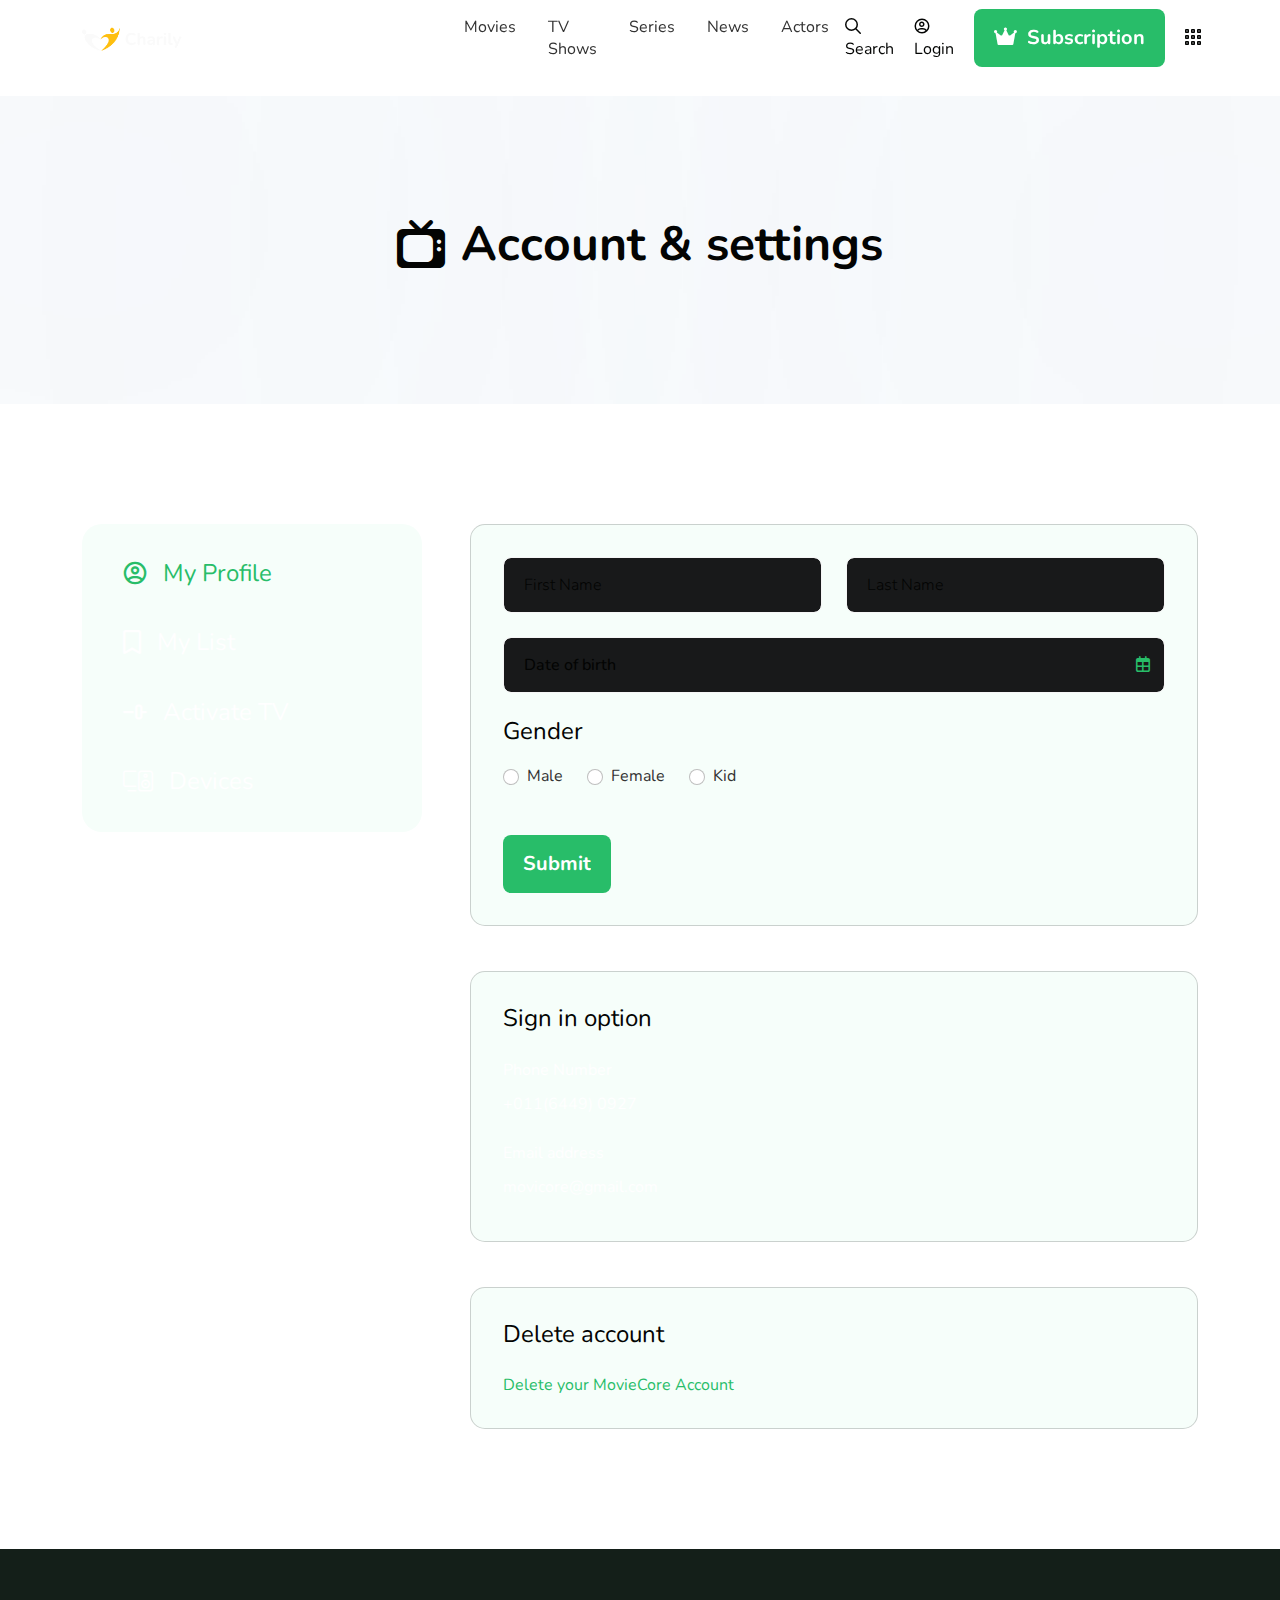
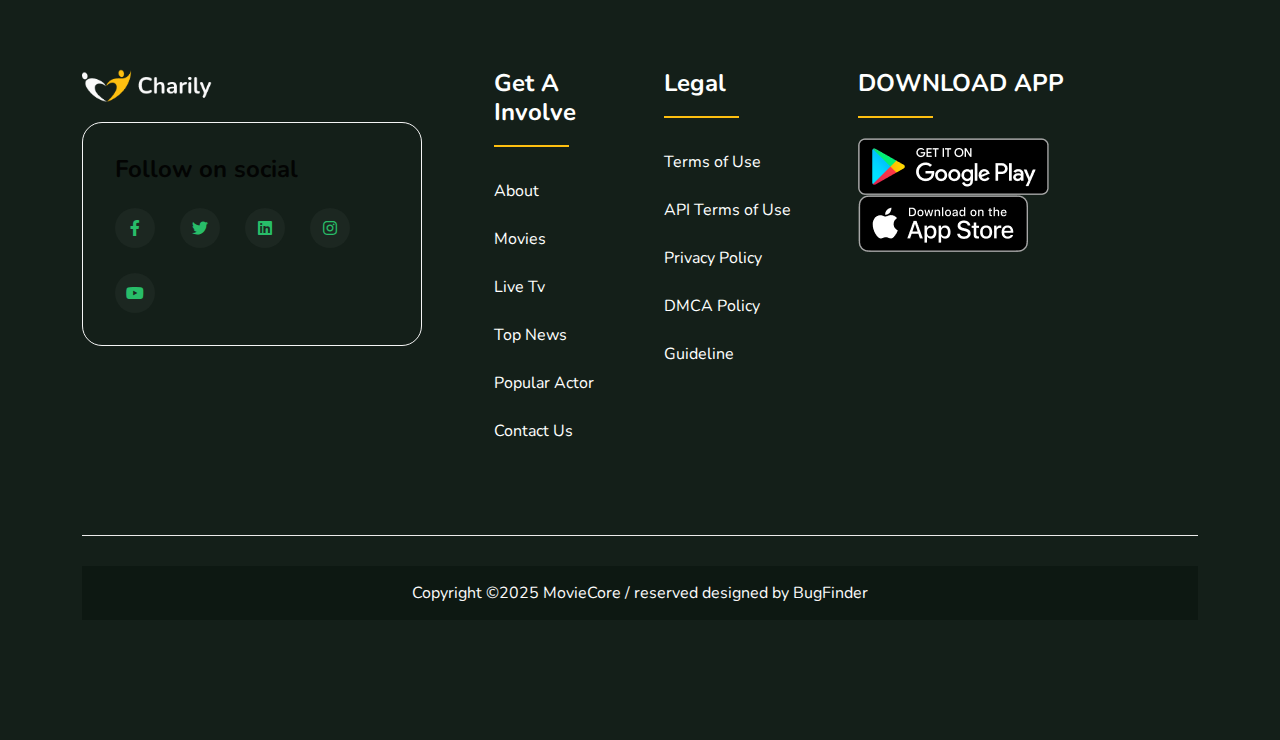
<file: my-profile.html>
<!DOCTYPE html>
<html lang="en">
  <head>
    <meta charset="UTF-8" />
    <meta http-equiv="X-UA-Compatible" content="IE=edge" />
    <meta name="viewport" content="width=device-width, initial-scale=1.0" />

    <title>Charily</title>
    <!-- Favicon link -->
    <link
      rel="shortcut icon"
      href="./assets/img/logo/favicon.png"
      type="image/x-icon"
    />
    <!-- Fontawesome6 Css link -->
    <link rel="stylesheet" href="assets/css/all.min.css" />
    <!-- Bootstrap5 Css link -->
    <link rel="stylesheet" href="assets/css/bootstrap.min.css" />
    <!-- Owl carousel Css link -->
    <link rel="stylesheet" href="assets/css/owl.carousel.min.css" />
    <link rel="stylesheet" href="assets/css/owl.theme.default.min.css" />
    <!-- select2 Css link -->
    <link rel="stylesheet" href="assets/css/select2.min.css" />
    <!-- swiper Css link -->
    <link rel="stylesheet" href="assets/css/swiper-bundle.min.css" />
    <!-- Nice select Css-link -->
    <link rel="stylesheet" href="assets/css/nice-select.css" />
    <!-- intlTelInput Css link -->
    <link rel="stylesheet" href="assets/css/intlTelInput.min.css" />
    <!-- flatpickr css link -->
    <link rel="stylesheet" href="assets/css/flatpickr.min.css" />
    <!-- Style Css link -->
    <link rel="stylesheet" href="assets/css/style.css" />
  </head>

  <body class="">
    <!-- Nav section start -->
    <nav class="navbar navbar-expand-lg fixed-top">
      <div class="container">
        <a class="navbar-brand logo" href="index.html"
          ><img src="assets/img/logo/logo.png" alt="digiGoods"
        /></a>
        <button
          class="navbar-toggler"
          type="button"
          data-bs-toggle="offcanvas"
          data-bs-target="#offcanvasNavbar"
          aria-controls="offcanvasNavbar"
        >
          <i class="fa-light fa-list"></i>
        </button>
        <div
          class="offcanvas offcanvas-end"
          tabindex="-1"
          id="offcanvasNavbar"
          aria-labelledby="offcanvasNavbar"
        >
          <div class="offcanvas-header">
            <a class="navbar-brand" href="index.html"
              ><img class="logo" src="assets/img/logo/logo.png" alt="digiGoods"
            /></a>

            <button
              type="button"
              class="cmn-btn-close"
              data-bs-dismiss="offcanvas"
              aria-label="Close"
            >
              <i class="fa-light fa-arrow-right"></i>
            </button>
          </div>
          <div
            class="offcanvas-body align-items-center justify-content-between"
          >
            <ul class="navbar-nav">
              <li class="nav-item">
                <a class="nav-link" href="movies.html">Movies</a>
              </li>
              <li class="nav-item">
                <a class="nav-link" href="tv-shows.html">TV Shows</a>
              </li>
              <li class="nav-item">
                <a class="nav-link" href="series.html">Series</a>
              </li>
              <li class="nav-item">
                <a class="nav-link" href="blog.html">News</a>
              </li>
              <li class="nav-item">
                <a class="nav-link" href="billed-cast.html">Actors</a>
              </li>
            </ul>
          </div>
        </div>
        <div class="nav-right">
          <ul class="custom-nav">
            <li class="nav-item d-none d-sm-block">
              <a
                href=""
                class="nav-link"
                data-bs-toggle="modal"
                data-bs-target="#search-modal"
              >
                <i class="fa-regular fa-magnifying-glass"></i>
                Search
              </a>
            </li>
            <li class="nav-item d-none d-sm-block">
              <a href="login.html" class="nav-link">
                <i class="fa-regular fa-circle-user"></i>
                Login
              </a>
            </li>
            <li class="nav-item">
              <a href="pricing.html" class="nav-link p-0">
                <div class="cmn-btn">
                  <div class="btn-wrapper">
                    <div class="main-text btn-single">
                      <span><i class="fa-solid fa-crown"></i></span>
                      <span class="d-none d-md-block">Subscription</span>
                    </div>
                    <div class="hover-text btn-single">
                      <span><i class="fa-solid fa-crown"></i></span>
                      <span class="d-none d-md-block">Subscription</span>
                    </div>
                  </div>
                </div>
              </a>
            </li>
            <li class="nav-item">
              <a
                href="#"
                class="nav-link"
                data-bs-toggle="modal"
                data-bs-target="#popup-modal"
              >
                <i class="fa-regular fa-grid"></i>
              </a>
            </li>
          </ul>
        </div>
      </div>
    </nav>
    <!-- Nav section end -->

    <div class="false-nav"></div>
    <!-- Banner section start -->
    <div class="banner-section">
      <div class="container">
        <h1 class="d-flex align-items-center justify-content-center gap-3">
          <i class="fa-solid fa-tv-retro"></i> Account & settings
        </h1>
      </div>
      <div class="ellipse-blur-2"></div>
      <div class="ellipse-blur-3"></div>
    </div>
    <!-- Banner section end -->

    <!-- Bottom Mobile Tab nav section start -->
    <ul class="nav bottom-nav fixed-bottom d-lg-none">
      <li class="nav-item">
        <a
          class="nav-link"
          data-bs-toggle="offcanvas"
          role="button"
          aria-controls="offcanvasNavbar"
          href="#offcanvasNavbar"
          aria-current="page"
          ><i class="fa-light fa-list"></i
        ></a>
      </li>
      <li class="nav-item">
        <a class="nav-link" href="#"
          ><i class="fa-light fa-planet-ringed"></i
        ></a>
      </li>
      <li class="nav-item">
        <a class="nav-link active"><i class="fa-regular fa-house"></i></a>
      </li>
      <li class="nav-item">
        <a
          class="nav-link"
          href="#"
          data-bs-toggle="modal"
          data-bs-target="#search-modal"
          ><i class="fa-light fa-magnifying-glass"></i
        ></a>
      </li>
      <li class="nav-item">
        <a class="nav-link" href="#"><i class="fa-light fa-user"></i></a>
      </li>
    </ul>
    <!-- Bottom Mobile Tab nav section end -->

    <!-- Account settings page start -->
    <section class="account-settings-page">
      <div class="container">
        <div class="row g-4 g-sm-5">
          <div class="col-lg-4">
            <div class="sidebar">
              <ul class="nav">
                <li class="nav-item">
                  <a class="nav-link active" aria-current="page" href="#">
                    <i class="fa-regular fa-user-circle"></i>
                    My Profile
                  </a>
                </li>
                <li class="nav-item">
                  <a class="nav-link" href="#">
                    <i class="fa-regular fa-bookmark"></i>
                    My List
                  </a>
                </li>
                <li class="nav-item">
                  <a class="nav-link" href="#">
                    <i class="fa-regular fa-slider"></i>
                    Activate TV
                  </a>
                </li>
                <li class="nav-item">
                  <a class="nav-link" href="#">
                    <i class="fa-light fa-computer-speaker"></i>
                    Devices
                  </a>
                </li>
              </ul>
            </div>
          </div>
          <div class="col-lg-8">
            <div class="main-content">
              <div class="card">
                <div class="card-body">
                  <form action="">
                    <div class="row g-4">
                      <div class="col-lg-6">
                        <input
                          type="text"
                          class="form-control"
                          placeholder="First Name"
                        />
                      </div>
                      <div class="col-lg-6">
                        <input
                          type="text"
                          class="form-control"
                          placeholder="Last Name"
                        />
                      </div>
                      <div class="col-lg-12">
                        <div class="flatpickr custom-flatpickr">
                          <input
                            type="text"
                            class="form-control"
                            id="myID2"
                            placeholder="Date of birth"
                            data-input
                          />
                          <span class="calendar-icon">
                            <i class="fa-regular fa-calendar-days"></i>
                          </span>
                        </div>
                      </div>
                      <div class="col-lg-12">
                        <h4 class="fw-normal mb-20">Gender</h4>
                        <div class="d-flex gap-4 flex-wrap">
                          <div class="form-check">
                            <input
                              class="form-check-input"
                              type="radio"
                              name="gender"
                              value=""
                              id="Male"
                            />
                            <label class="form-check-label" for="Male">
                              Male
                            </label>
                          </div>
                          <div class="form-check">
                            <input
                              class="form-check-input"
                              type="radio"
                              name="gender"
                              value=""
                              id="Female"
                            />
                            <label class="form-check-label" for="Female">
                              Female
                            </label>
                          </div>
                          <div class="form-check">
                            <input
                              class="form-check-input"
                              type="radio"
                              name="gender"
                              value=""
                              id="Kid"
                            />
                            <label class="form-check-label" for="Kid">
                              Kid
                            </label>
                          </div>
                        </div>
                      </div>
                      <div class="col-12">
                        <a href="" class="cmn-btn mt-20">
                          <div class="btn-wrapper">
                            <div class="main-text btn-single">Submit</div>
                            <div class="hover-text btn-single">Submit</div>
                          </div>
                        </a>
                      </div>
                    </div>
                  </form>
                </div>
              </div>
              <div class="card mt-45">
                <div class="card-body">
                  <h4 class="fw-normal mb-25">Sign in option</h4>
                  <div>
                    <p class="text-white">Phone Number</p>
                    <p class="text-white">+011(6449) 0927</p>
                  </div>
                  <div class="mt-25">
                    <p class="text-white">Email address</p>
                    <p class="text-white">movicore@gmail.com</p>
                  </div>
                </div>
              </div>
              <div class="card mt-45">
                <div class="card-body">
                  <h4 class="fw-normal mb-25">Delete account</h4>
                  <a href="" class="link highlight"
                    >Delete your MovieCore Account</a
                  >
                </div>
              </div>
            </div>
          </div>
        </div>
      </div>
    </section>
    <!-- Account settings page end -->

    <!-- Footer Section start -->
    <section class="footer-section">
      <div class="container">
        <div class="row gy-4 g-sm-5">
          <div class="col-lg-4 col-sm-6">
            <div class="footer-widget">
              <div class="widget-logo">
                <a href="index.html"
                  ><img
                    class="footer-logo"
                    src="assets/img/logo/logo.png"
                    alt="Charily"
                /></a>
              </div>

              <div class="social-box-container">
                <h4>Follow on social</h4>
                <ul class="social-box mt-25">
                  <li>
                    <a href="https://facebook.com" aria-label="Facebook"
                      ><i class="fab fa-facebook-f"></i
                    ></a>
                  </li>
                  <li>
                    <a href="https://twitter.com" aria-label="Twitter"
                      ><i class="fab fa-twitter"></i
                    ></a>
                  </li>
                  <li>
                    <a href="https://www.linkedin.com" aria-label="Linkedin"
                      ><i class="fab fa-linkedin"></i
                    ></a>
                  </li>
                  <li>
                    <a href="https://instagram.com" aria-label="Instagram"
                      ><i class="fab fa-instagram"></i
                    ></a>
                  </li>
                  <li>
                    <a href="https://instagram.com" aria-label="Instagram"
                      ><i class="fab fa-youtube"></i
                    ></a>
                  </li>
                </ul>
              </div>
            </div>
          </div>
          <div class="col-lg-2 col-sm-6 ps-lg-5">
            <div class="footer-widget">
              <h5 class="widget-title">Get a Involve</h5>
              <ul>
                <li><a class="widget-link" href="about.html">About</a></li>
                <li><a class="widget-link" href="movies.html">Movies </a></li>
                <li><a class="widget-link" href="index.html">Live Tv</a></li>
                <li><a class="widget-link" href="blog.html">Top News</a></li>
                <li>
                  <a class="widget-link" href="contact.html">Popular Actor </a>
                </li>
                <li>
                  <a class="widget-link" href="contact.html">Contact Us </a>
                </li>
              </ul>
            </div>
          </div>
          <div class="col-lg-2 col-sm-6 pt-sm-0 pt-3">
            <div class="footer-widget">
              <h5 class="widget-title">Legal</h5>
              <ul>
                <li>
                  <a class="widget-link" href="privacy-policy.html"
                    >Terms of Use</a
                  >
                </li>
                <li>
                  <a class="widget-link" href="privacy-policy.html"
                    >API Terms of Use</a
                  >
                </li>
                <li>
                  <a class="widget-link" href="privacy-policy.html"
                    >Privacy Policy</a
                  >
                </li>
                <li>
                  <a class="widget-link" href="privacy-policy.html"
                    >DMCA Policy</a
                  >
                </li>
                <li>
                  <a class="widget-link" href="privacy-policy.html"
                    >Guideline
                  </a>
                </li>
              </ul>
            </div>
          </div>
          <div class="col-lg-4 col-sm-6 pt-sm-0 pt-3">
            <div class="footer-widget">
              <h5 class="widget-title">DOWNLOAD APP</h5>
              <div class="store-box">
                <a href="" class="item">
                  <img src="./assets/img/store/google-play.png" alt="" />
                </a>
                <a href="" class="item">
                  <img src="./assets/img/store/apple-store.png" alt="" />
                </a>
              </div>
            </div>
          </div>
        </div>
        <hr class="footer-hr" />
        <!-- Copyright section start -->
        <div class="copyright-section">
          Copyright ©2025 MovieCore / reserved designed by BugFinder
        </div>
        <!-- Copyright section end -->
      </div>
    </section>
    <!-- Footer Section end -->

    <!-- Modal section start -->
    <!-- popup modal -->
    <div
      class="modal fade popup-modal"
      id="popup-modal"
      data-bs-keyboard="false"
      tabindex="-1"
      aria-labelledby="staticBackdropLabel"
      aria-hidden="true"
    >
      <div class="modal-dialog modal-dialog-centered">
        <div class="modal-content">
          <div class="modal-header">
            <h4 class="modal-title" id="staticBackdropLabel">
              Select Language
            </h4>
            <button
              type="button"
              class="cmn-btn-close"
              data-bs-dismiss="modal"
              aria-label="Close"
            >
              <i class="fa-light fa-xmark"></i>
            </button>
          </div>
          <div class="modal-body">
            <div class="row g-4">
              <div class="col-12">
                <div id="formModal">
                  <label class="form-label">Select language</label>
                  <select class="modal-select2-image" name="state">
                    <option value="us">English</option>
                    <option value="es">Spanish</option>
                    <option value="bd">bangla</option>
                  </select>
                </div>
              </div>
            </div>
          </div>

          <div class="modal-footer mt-10">
            <a href="" class="cmn-btn">
              <div class="btn-wrapper">
                <div class="main-text btn-single">save</div>
                <div class="hover-text btn-single">save</div>
              </div>
            </a>
          </div>
        </div>
      </div>
    </div>

    <!-- Search modal -->
    <div
      class="modal fade search-modal"
      id="search-modal"
      data-bs-keyboard="false"
      tabindex="-1"
      aria-labelledby="staticBackdropLabel"
      aria-hidden="true"
    >
      <div class="modal-dialog">
        <div class="modal-content">
          <div class="search-box2">
            <input type="text" class="form-control" placeholder="Search...." />
            <div class="search-btn">
              <i class="far fa-search"></i>
            </div>
          </div>
          <h5 class="mt-15">Most Popular</h5>
          <div class="search-product-box-container mt-10">
            <a href="product-details.html" class="product-box">
              <div class="img-box">
                <img src="./assets/img/product/product-img-1.png" alt="" />
              </div>
              <div class="text-box">
                <div class="title mt-0">Heralds</div>
              </div>
            </a>
            <a href="product-details.html" class="product-box">
              <div class="img-box">
                <img src="./assets/img/product/product-img-2.png" alt="" />
              </div>
              <div class="text-box">
                <div class="title mt-0">Rogue Mission</div>
              </div>
            </a>
            <a href="product-details.html" class="product-box">
              <div class="img-box">
                <img src="./assets/img/product/product-img-3.png" alt="" />
              </div>
              <div class="text-box">
                <div class="title mt-0">Titan’s Wrath</div>
              </div>
            </a>
            <a href="product-details.html" class="product-box">
              <div class="img-box">
                <img src="./assets/img/product/product-img-4.png" alt="" />
              </div>
              <div class="text-box">
                <div class="title mt-0">Split Bruce</div>
              </div>
            </a>
            <a href="product-details.html" class="product-box">
              <div class="img-box">
                <img src="./assets/img/product/product-img-5.png" alt="" />
              </div>
              <div class="text-box">
                <div class="title mt-0">Red Horizon</div>
              </div>
            </a>
            <a href="product-details.html" class="product-box">
              <div class="img-box">
                <img src="./assets/img/product/product-img-6.png" alt="" />
              </div>
              <div class="text-box">
                <div class="title mt-0">Dirilis Ertugrul</div>
              </div>
            </a>
            <a href="product-details.html" class="product-box">
              <div class="img-box">
                <img src="./assets/img/product/product-img-7.png" alt="" />
              </div>
              <div class="text-box">
                <div class="title mt-0">Aşk ve Kader</div>
              </div>
            </a>
            <a href="product-details.html" class="product-box">
              <div class="img-box">
                <img src="./assets/img/product/product-img-8.png" alt="" />
              </div>
              <div class="text-box">
                <div class="title mt-0">Karanlık Sırlar</div>
              </div>
            </a>
            <a href="product-details.html" class="product-box">
              <div class="img-box">
                <img src="./assets/img/product/product-img-9.png" alt="" />
              </div>
              <div class="text-box">
                <div class="title mt-0">Ölümsüz Aşk</div>
              </div>
            </a>
            <a href="product-details.html" class="product-box">
              <div class="img-box">
                <img src="./assets/img/product/product-img-10.png" alt="" />
              </div>
              <div class="text-box">
                <div class="title mt-0">The Last Promise</div>
              </div>
            </a>
            <a href="product-details.html" class="product-box">
              <div class="img-box">
                <img src="./assets/img/product/product-img-11.png" alt="" />
              </div>
              <div class="text-box">
                <div class="title mt-0">Silent Howl</div>
              </div>
            </a>
            <a href="product-details.html" class="product-box">
              <div class="img-box">
                <img src="./assets/img/product/product-img-12.png" alt="" />
              </div>
              <div class="text-box">
                <div class="title mt-0">Demon’s Lullaby</div>
              </div>
            </a>
            <a href="product-details.html" class="product-box">
              <div class="img-box">
                <img src="./assets/img/product/product-img-13.png" alt="" />
              </div>
              <div class="text-box">
                <div class="title mt-0">Black Veil</div>
              </div>
            </a>
            <a href="product-details.html" class="product-box">
              <div class="img-box">
                <img src="./assets/img/product/product-img-14.png" alt="" />
              </div>
              <div class="text-box">
                <div class="title mt-0">Room 404</div>
              </div>
            </a>
            <a href="product-details.html" class="product-box">
              <div class="img-box">
                <img src="./assets/img/product/product-img-15.png" alt="" />
              </div>
              <div class="text-box">
                <div class="title mt-0">Blood Harvest</div>
              </div>
            </a>
          </div>
        </div>
      </div>
    </div>
    <!-- Modal section end -->

    <!-- Jquery Js link -->
    <script src="assets/js/jquery-3.7.1.min.js"></script>
    <!-- Bootstrap Js link -->
    <script src="assets/js/bootstrap.bundle.min.js"></script>
    <!-- Owl carausel Js link -->
    <script src="assets/js/owl.carousel.min.js"></script>
    <!-- select2 Js link -->
    <script src="assets/js/select2.min.js"></script>
    <!-- counterup Js link -->
    <script src="assets/js/jquery.counterup.min.js"></script>
    <script src="assets/js/jquery.waypoints.min.js"></script>
    <!-- Swiper Js link -->
    <script src="assets/js/swiper-bundle.min.js"></script>
    <!-- Nice select Js link -->
    <script src="assets/js/jquery.nice-select.min.js"></script>
    <!-- intlTelInput Js link -->
    <script src="assets/js/intlTelInput.min.js"></script>
    <!-- Flatpickr Js link -->
    <script src="assets/js/flatpickr.js"></script>
    <!-- Main Js link -->
    <script src="assets/js/main.js"></script>
  </body>
</html>
</file>
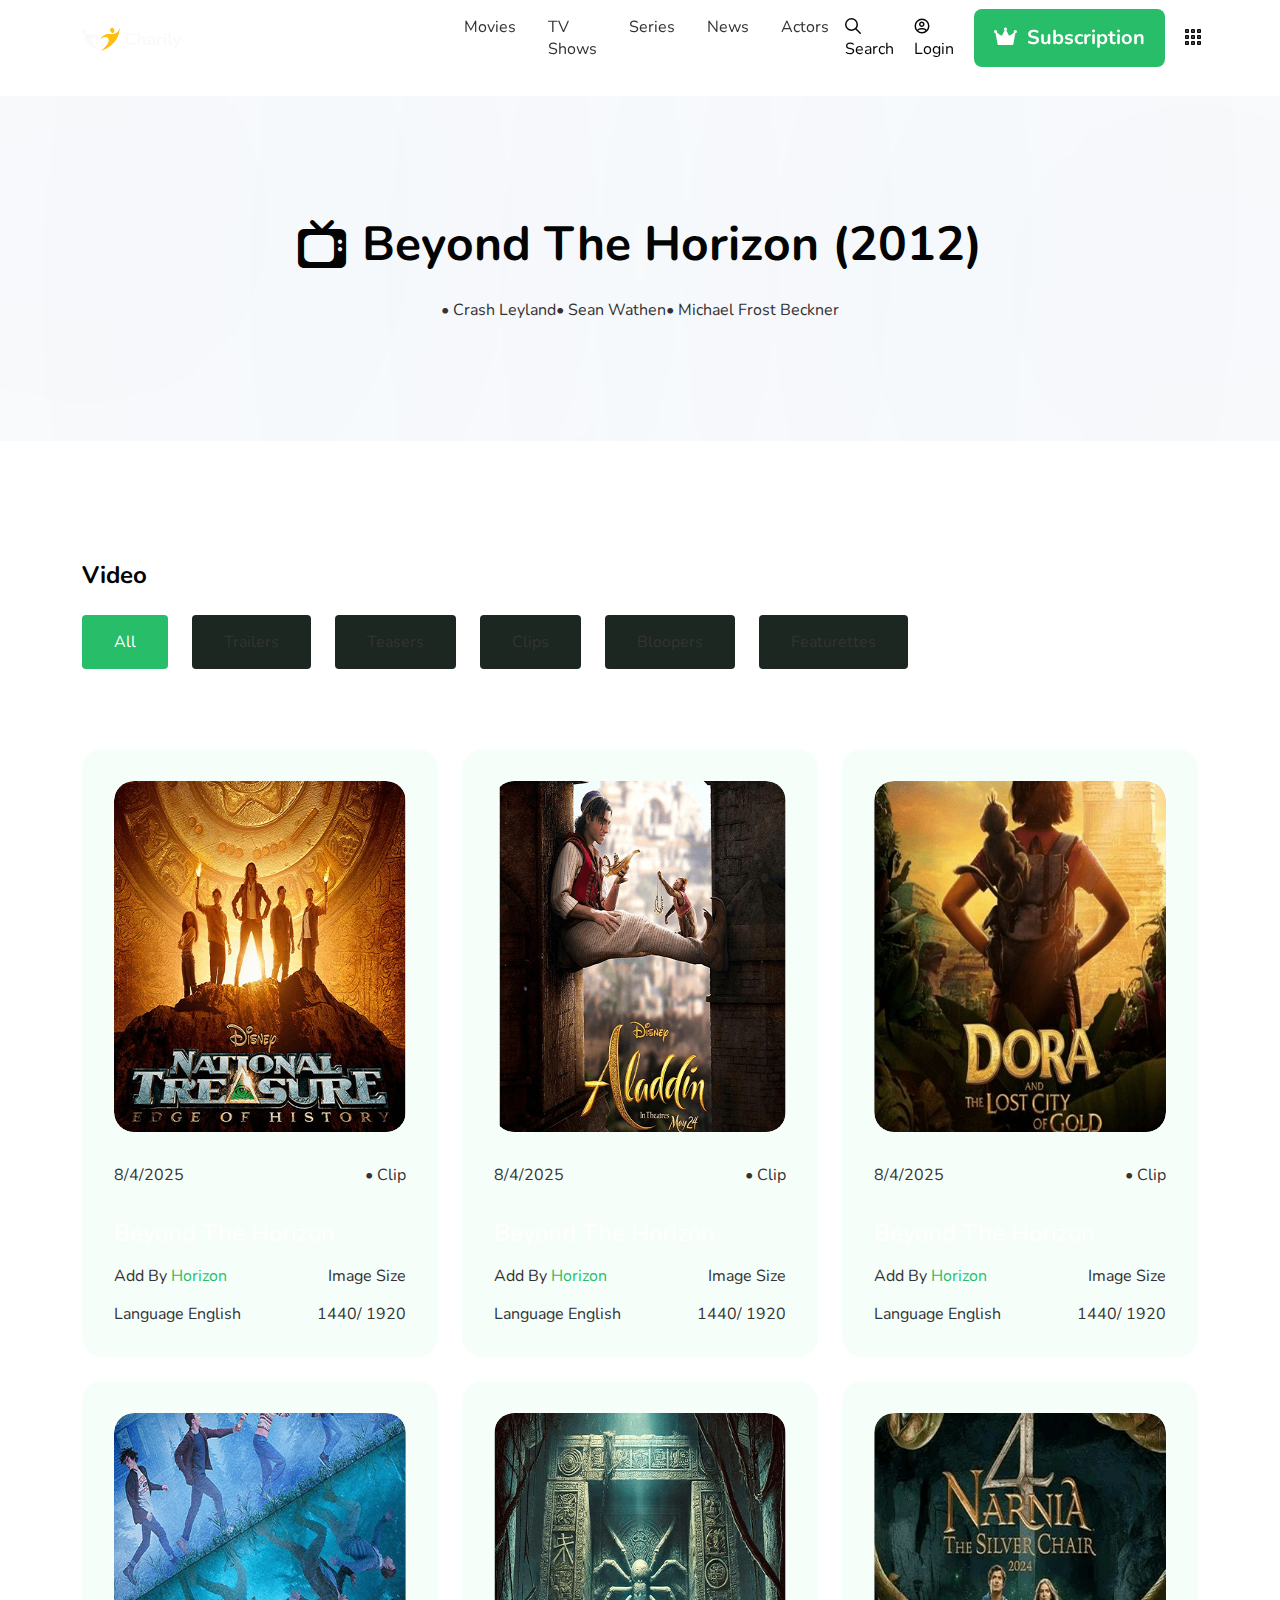
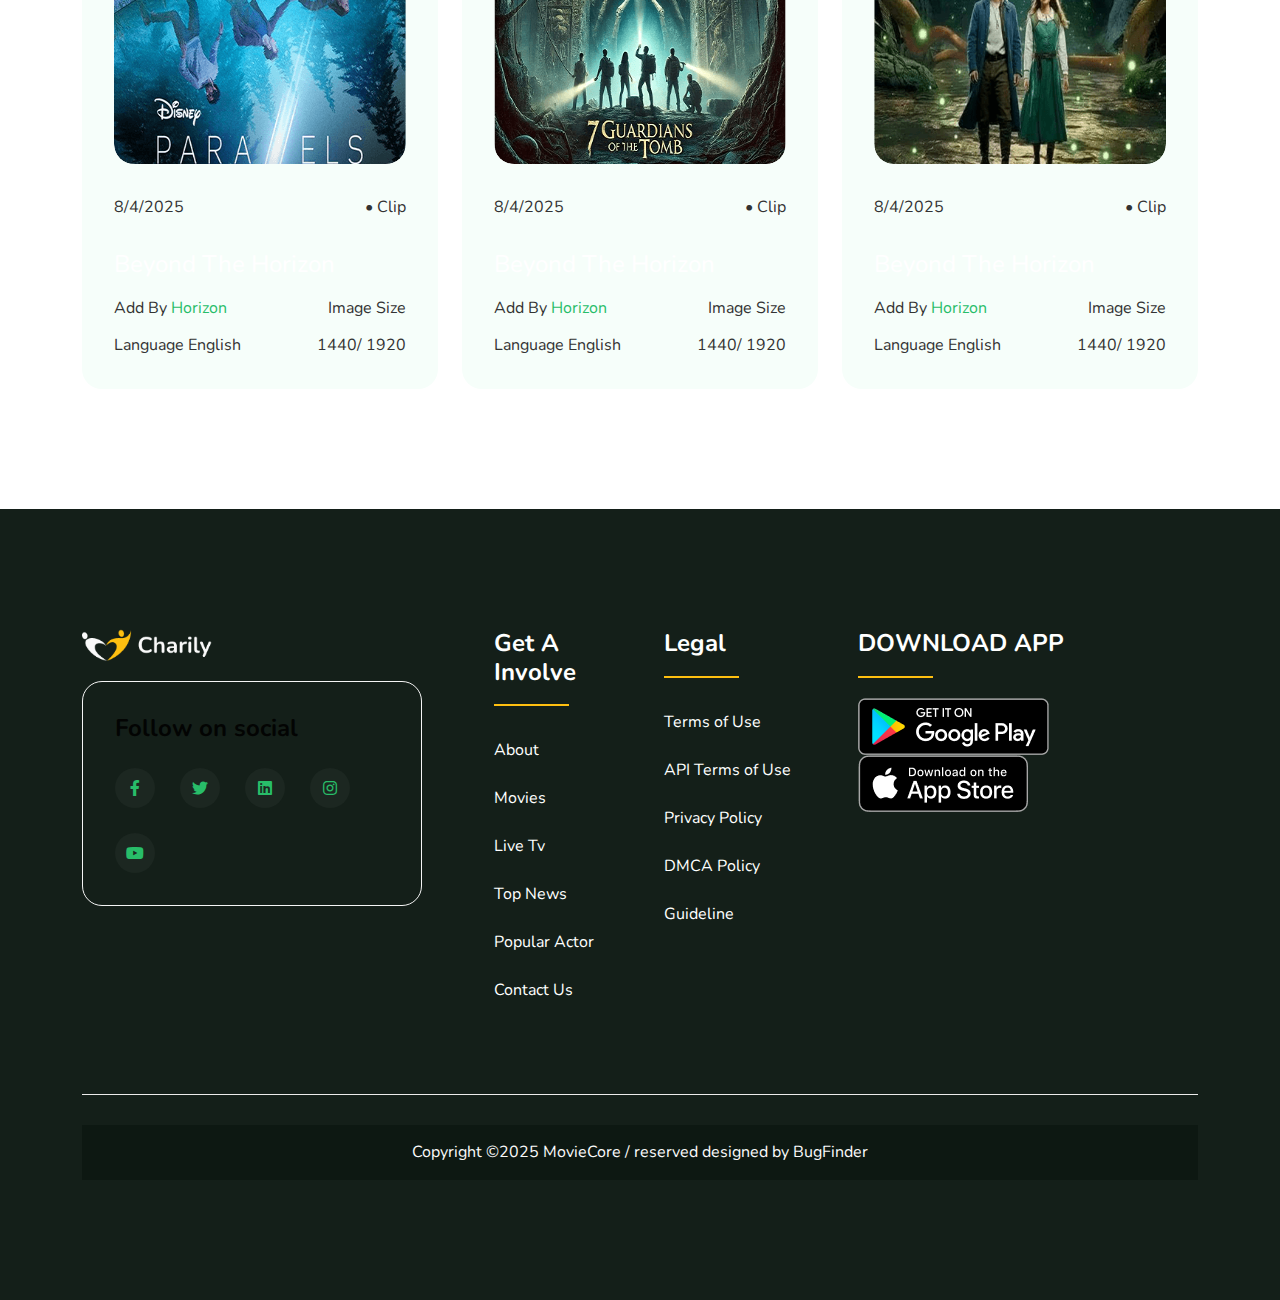
<file: poster-item.html>
<!DOCTYPE html>
<html lang="en">
  <head>
    <meta charset="UTF-8" />
    <meta http-equiv="X-UA-Compatible" content="IE=edge" />
    <meta name="viewport" content="width=device-width, initial-scale=1.0" />

    <title>Charily</title>
    <!-- Favicon link -->
    <link
      rel="shortcut icon"
      href="./assets/img/logo/favicon.png"
      type="image/x-icon"
    />
    <!-- Fontawesome6 Css link -->
    <link rel="stylesheet" href="assets/css/all.min.css" />
    <!-- Bootstrap5 Css link -->
    <link rel="stylesheet" href="assets/css/bootstrap.min.css" />
    <!-- Owl carousel Css link -->
    <link rel="stylesheet" href="assets/css/owl.carousel.min.css" />
    <link rel="stylesheet" href="assets/css/owl.theme.default.min.css" />
    <!-- select2 Css link -->
    <link rel="stylesheet" href="assets/css/select2.min.css" />
    <!-- swiper Css link -->
    <link rel="stylesheet" href="assets/css/swiper-bundle.min.css" />
    <!-- Nice select Css-link -->
    <link rel="stylesheet" href="assets/css/nice-select.css" />
    <!-- intlTelInput Css link -->
    <link rel="stylesheet" href="assets/css/intlTelInput.min.css" />
    <!-- Style Css link -->
    <link rel="stylesheet" href="assets/css/style.css" />
  </head>

  <body class="">
    <!-- Nav section start -->
    <nav class="navbar navbar-expand-lg fixed-top">
      <div class="container">
        <a class="navbar-brand logo" href="index.html"
          ><img src="assets/img/logo/logo.png" alt="digiGoods"
        /></a>
        <button
          class="navbar-toggler"
          type="button"
          data-bs-toggle="offcanvas"
          data-bs-target="#offcanvasNavbar"
          aria-controls="offcanvasNavbar"
        >
          <i class="fa-light fa-list"></i>
        </button>
        <div
          class="offcanvas offcanvas-end"
          tabindex="-1"
          id="offcanvasNavbar"
          aria-labelledby="offcanvasNavbar"
        >
          <div class="offcanvas-header">
            <a class="navbar-brand" href="index.html"
              ><img class="logo" src="assets/img/logo/logo.png" alt="digiGoods"
            /></a>

            <button
              type="button"
              class="cmn-btn-close"
              data-bs-dismiss="offcanvas"
              aria-label="Close"
            >
              <i class="fa-light fa-arrow-right"></i>
            </button>
          </div>
          <div
            class="offcanvas-body align-items-center justify-content-between"
          >
            <ul class="navbar-nav">
              <li class="nav-item">
                <a class="nav-link" href="movies.html">Movies</a>
              </li>
              <li class="nav-item">
                <a class="nav-link" href="tv-shows.html">TV Shows</a>
              </li>
              <li class="nav-item">
                <a class="nav-link" href="series.html">Series</a>
              </li>
              <li class="nav-item">
                <a class="nav-link" href="blog.html">News</a>
              </li>
              <li class="nav-item">
                <a class="nav-link" href="billed-cast.html">Actors</a>
              </li>
            </ul>
          </div>
        </div>
        <div class="nav-right">
          <ul class="custom-nav">
            <li class="nav-item d-none d-sm-block">
              <a
                href=""
                class="nav-link"
                data-bs-toggle="modal"
                data-bs-target="#search-modal"
              >
                <i class="fa-regular fa-magnifying-glass"></i>
                Search
              </a>
            </li>
            <li class="nav-item d-none d-sm-block">
              <a href="login.html" class="nav-link">
                <i class="fa-regular fa-circle-user"></i>
                Login
              </a>
            </li>
            <li class="nav-item">
              <a href="pricing.html" class="nav-link p-0">
                <div class="cmn-btn">
                  <div class="btn-wrapper">
                    <div class="main-text btn-single">
                      <span><i class="fa-solid fa-crown"></i></span>
                      <span class="d-none d-md-block">Subscription</span>
                    </div>
                    <div class="hover-text btn-single">
                      <span><i class="fa-solid fa-crown"></i></span>
                      <span class="d-none d-md-block">Subscription</span>
                    </div>
                  </div>
                </div>
              </a>
            </li>
            <li class="nav-item">
              <a
                href="#"
                class="nav-link"
                data-bs-toggle="modal"
                data-bs-target="#popup-modal"
              >
                <i class="fa-regular fa-grid"></i>
              </a>
            </li>
          </ul>
        </div>
      </div>
    </nav>
    <!-- Nav section end -->

    <div class="false-nav"></div>
    <!-- Banner section start -->
    <div class="banner-section">
      <div class="container">
        <h1 class="d-flex align-items-center justify-content-center gap-3">
          <i class="fa-solid fa-tv-retro"></i> Beyond The Horizon (2012)
        </h1>
        <ul class="meta mt-25 flex-wrap justify-content-center">
          <div class="item">&bull; Crash Leyland</div>
          <div class="item">&bull; Sean Wathen</div>
          <div class="item">&bull; Michael Frost Beckner</div>
        </ul>
      </div>
      <div class="ellipse-blur-2"></div>
      <div class="ellipse-blur-3"></div>
    </div>
    <!-- Banner section end -->

    <!-- Bottom Mobile Tab nav section start -->
    <ul class="nav bottom-nav fixed-bottom d-lg-none">
      <li class="nav-item">
        <a
          class="nav-link"
          data-bs-toggle="offcanvas"
          role="button"
          aria-controls="offcanvasNavbar"
          href="#offcanvasNavbar"
          aria-current="page"
          ><i class="fa-light fa-list"></i
        ></a>
      </li>
      <li class="nav-item">
        <a class="nav-link" href="#"
          ><i class="fa-light fa-planet-ringed"></i
        ></a>
      </li>
      <li class="nav-item">
        <a class="nav-link active"><i class="fa-regular fa-house"></i></a>
      </li>
      <li class="nav-item">
        <a
          class="nav-link"
          href="#"
          data-bs-toggle="modal"
          data-bs-target="#search-modal"
          ><i class="fa-light fa-magnifying-glass"></i
        ></a>
      </li>
      <li class="nav-item">
        <a class="nav-link" href="#"><i class="fa-light fa-user"></i></a>
      </li>
    </ul>
    <!-- Bottom Mobile Tab nav section end -->

    <!-- Poster item section start -->
    <section class="poster-item-section">
      <div class="container">
        <h4>Video</h4>
        <div class="cmn-tabs mt-25">
          <ul class="nav nav-pills" id="pills-tab" role="tablist">
            <li class="nav-item" role="presentation">
              <button
                class="nav-link active"
                id="pills-All-tab"
                data-bs-toggle="pill"
                data-bs-target="#pills-All"
                type="button"
                role="tab"
                aria-controls="pills-All"
                aria-selected="true"
              >
                All
              </button>
            </li>
            <li class="nav-item" role="presentation">
              <button
                class="nav-link"
                id="pills-Trailers-tab"
                data-bs-toggle="pill"
                data-bs-target="#pills-Trailers"
                type="button"
                role="tab"
                aria-controls="pills-Trailers"
                aria-selected="false"
              >
                Trailers
              </button>
            </li>
            <li class="nav-item" role="presentation">
              <button
                class="nav-link"
                id="pills-Teasers-tab"
                data-bs-toggle="pill"
                data-bs-target="#pills-Teasers"
                type="button"
                role="tab"
                aria-controls="pills-Teasers"
                aria-selected="false"
              >
                Teasers
              </button>
            </li>
            <li class="nav-item" role="presentation">
              <button
                class="nav-link"
                id="pills-Clips-tab"
                data-bs-toggle="pill"
                data-bs-target="#pills-Clips"
                type="button"
                role="tab"
                aria-controls="pills-Clips"
                aria-selected="false"
              >
                Clips
              </button>
            </li>
            <li class="nav-item" role="presentation">
              <button
                class="nav-link"
                id="pills-Bloopers-tab"
                data-bs-toggle="pill"
                data-bs-target="#pills-Bloopers"
                type="button"
                role="tab"
                aria-controls="pills-Bloopers"
                aria-selected="false"
              >
                Bloopers
              </button>
            </li>
            <li class="nav-item" role="presentation">
              <button
                class="nav-link"
                id="pills-Featurettes-tab"
                data-bs-toggle="pill"
                data-bs-target="#pills-Featurettes"
                type="button"
                role="tab"
                aria-controls="pills-Featurettes"
                aria-selected="false"
              >
                Featurettes
              </button>
            </li>
          </ul>
        </div>
        <div class="tab-content" id="pills-tabContent">
          <div
            class="tab-pane fade show active"
            id="pills-All"
            role="tabpanel"
            aria-labelledby="pills-All-tab"
            tabindex="0"
          >
            <div class="row g-4">
              <div class="col-xl-4 col-md-6">
                <div class="poster-box">
                  <a href="" class="img-box">
                    <img src="./assets/img/poster/1.png" alt="" />
                  </a>
                  <div class="text-box">
                    <ul class="meta justify-content-between mb-30">
                      <div class="item">8/4/2025</div>
                      <div class="item">&bull; Clip</div>
                    </ul>
                    <a href="" class="title">Beyond The Horizon</a>
                    <div class="mt-15 d-flex gap-3 justify-content-between">
                      <div>
                        <span>Add By </span>
                        <a href="" class="highlight">Horizon</a>
                      </div>
                      <span>Image Size</span>
                    </div>
                    <div class="mt-15 d-flex gap-3 justify-content-between">
                      <span>Language English</span>
                      <span>1440/ 1920</span>
                    </div>
                  </div>
                </div>
              </div>
              <div class="col-xl-4 col-md-6">
                <div class="poster-box">
                  <a href="" class="img-box">
                    <img src="./assets/img/poster/2.png" alt="" />
                  </a>
                  <div class="text-box">
                    <ul class="meta justify-content-between mb-30">
                      <div class="item">8/4/2025</div>
                      <div class="item">&bull; Clip</div>
                    </ul>
                    <a href="" class="title">Beyond The Horizon</a>
                    <div class="mt-15 d-flex gap-3 justify-content-between">
                      <div>
                        <span>Add By </span>
                        <a href="" class="highlight">Horizon</a>
                      </div>
                      <span>Image Size</span>
                    </div>
                    <div class="mt-15 d-flex gap-3 justify-content-between">
                      <span>Language English</span>
                      <span>1440/ 1920</span>
                    </div>
                  </div>
                </div>
              </div>
              <div class="col-xl-4 col-md-6">
                <div class="poster-box">
                  <a href="" class="img-box">
                    <img src="./assets/img/poster/3.png" alt="" />
                  </a>
                  <div class="text-box">
                    <ul class="meta justify-content-between mb-30">
                      <div class="item">8/4/2025</div>
                      <div class="item">&bull; Clip</div>
                    </ul>
                    <a href="" class="title">Beyond The Horizon</a>
                    <div class="mt-15 d-flex gap-3 justify-content-between">
                      <div>
                        <span>Add By </span>
                        <a href="" class="highlight">Horizon</a>
                      </div>
                      <span>Image Size</span>
                    </div>
                    <div class="mt-15 d-flex gap-3 justify-content-between">
                      <span>Language English</span>
                      <span>1440/ 1920</span>
                    </div>
                  </div>
                </div>
              </div>
              <div class="col-xl-4 col-md-6">
                <div class="poster-box">
                  <a href="" class="img-box">
                    <img src="./assets/img/poster/4.png" alt="" />
                  </a>
                  <div class="text-box">
                    <ul class="meta justify-content-between mb-30">
                      <div class="item">8/4/2025</div>
                      <div class="item">&bull; Clip</div>
                    </ul>
                    <a href="" class="title">Beyond The Horizon</a>
                    <div class="mt-15 d-flex gap-3 justify-content-between">
                      <div>
                        <span>Add By </span>
                        <a href="" class="highlight">Horizon</a>
                      </div>
                      <span>Image Size</span>
                    </div>
                    <div class="mt-15 d-flex gap-3 justify-content-between">
                      <span>Language English</span>
                      <span>1440/ 1920</span>
                    </div>
                  </div>
                </div>
              </div>
              <div class="col-xl-4 col-md-6">
                <div class="poster-box">
                  <a href="" class="img-box">
                    <img src="./assets/img/poster/5.png" alt="" />
                  </a>
                  <div class="text-box">
                    <ul class="meta justify-content-between mb-30">
                      <div class="item">8/4/2025</div>
                      <div class="item">&bull; Clip</div>
                    </ul>
                    <a href="" class="title">Beyond The Horizon</a>
                    <div class="mt-15 d-flex gap-3 justify-content-between">
                      <div>
                        <span>Add By </span>
                        <a href="" class="highlight">Horizon</a>
                      </div>
                      <span>Image Size</span>
                    </div>
                    <div class="mt-15 d-flex gap-3 justify-content-between">
                      <span>Language English</span>
                      <span>1440/ 1920</span>
                    </div>
                  </div>
                </div>
              </div>
              <div class="col-xl-4 col-md-6">
                <div class="poster-box">
                  <a href="" class="img-box">
                    <img src="./assets/img/poster/6.png" alt="" />
                  </a>
                  <div class="text-box">
                    <ul class="meta justify-content-between mb-30">
                      <div class="item">8/4/2025</div>
                      <div class="item">&bull; Clip</div>
                    </ul>
                    <a href="" class="title">Beyond The Horizon</a>
                    <div class="mt-15 d-flex gap-3 justify-content-between">
                      <div>
                        <span>Add By </span>
                        <a href="" class="highlight">Horizon</a>
                      </div>
                      <span>Image Size</span>
                    </div>
                    <div class="mt-15 d-flex gap-3 justify-content-between">
                      <span>Language English</span>
                      <span>1440/ 1920</span>
                    </div>
                  </div>
                </div>
              </div>
            </div>
          </div>
          <div
            class="tab-pane fade"
            id="pills-Trailers"
            role="tabpanel"
            aria-labelledby="pills-Trailers-tab"
            tabindex="0"
          >
            <div class="row g-4">
              <div class="col-lg-4">
                <div class="poster-box">
                  <a href="" class="img-box">
                    <img src="./assets/img/poster/1.png" alt="" />
                  </a>
                  <div class="text-box">
                    <ul class="meta justify-content-between mb-30">
                      <div class="item">8/4/2025</div>
                      <div class="item">&bull; Clip</div>
                    </ul>
                    <a href="" class="title">Beyond The Horizon</a>
                    <div class="mt-15 d-flex gap-3 justify-content-between">
                      <div>
                        <span>Add By </span>
                        <a href="" class="highlight">Horizon</a>
                      </div>
                      <span>Image Size</span>
                    </div>
                    <div class="mt-15 d-flex gap-3 justify-content-between">
                      <span>Language English</span>
                      <span>1440/ 1920</span>
                    </div>
                  </div>
                </div>
              </div>
              <div class="col-lg-4">
                <div class="poster-box">
                  <a href="" class="img-box">
                    <img src="./assets/img/poster/2.png" alt="" />
                  </a>
                  <div class="text-box">
                    <ul class="meta justify-content-between mb-30">
                      <div class="item">8/4/2025</div>
                      <div class="item">&bull; Clip</div>
                    </ul>
                    <a href="" class="title">Beyond The Horizon</a>
                    <div class="mt-15 d-flex gap-3 justify-content-between">
                      <div>
                        <span>Add By </span>
                        <a href="" class="highlight">Horizon</a>
                      </div>
                      <span>Image Size</span>
                    </div>
                    <div class="mt-15 d-flex gap-3 justify-content-between">
                      <span>Language English</span>
                      <span>1440/ 1920</span>
                    </div>
                  </div>
                </div>
              </div>
              <div class="col-lg-4">
                <div class="poster-box">
                  <a href="" class="img-box">
                    <img src="./assets/img/poster/3.png" alt="" />
                  </a>
                  <div class="text-box">
                    <ul class="meta justify-content-between mb-30">
                      <div class="item">8/4/2025</div>
                      <div class="item">&bull; Clip</div>
                    </ul>
                    <a href="" class="title">Beyond The Horizon</a>
                    <div class="mt-15 d-flex gap-3 justify-content-between">
                      <div>
                        <span>Add By </span>
                        <a href="" class="highlight">Horizon</a>
                      </div>
                      <span>Image Size</span>
                    </div>
                    <div class="mt-15 d-flex gap-3 justify-content-between">
                      <span>Language English</span>
                      <span>1440/ 1920</span>
                    </div>
                  </div>
                </div>
              </div>
              <div class="col-lg-4">
                <div class="poster-box">
                  <a href="" class="img-box">
                    <img src="./assets/img/poster/4.png" alt="" />
                  </a>
                  <div class="text-box">
                    <ul class="meta justify-content-between mb-30">
                      <div class="item">8/4/2025</div>
                      <div class="item">&bull; Clip</div>
                    </ul>
                    <a href="" class="title">Beyond The Horizon</a>
                    <div class="mt-15 d-flex gap-3 justify-content-between">
                      <div>
                        <span>Add By </span>
                        <a href="" class="highlight">Horizon</a>
                      </div>
                      <span>Image Size</span>
                    </div>
                    <div class="mt-15 d-flex gap-3 justify-content-between">
                      <span>Language English</span>
                      <span>1440/ 1920</span>
                    </div>
                  </div>
                </div>
              </div>
              <div class="col-lg-4">
                <div class="poster-box">
                  <a href="" class="img-box">
                    <img src="./assets/img/poster/5.png" alt="" />
                  </a>
                  <div class="text-box">
                    <ul class="meta justify-content-between mb-30">
                      <div class="item">8/4/2025</div>
                      <div class="item">&bull; Clip</div>
                    </ul>
                    <a href="" class="title">Beyond The Horizon</a>
                    <div class="mt-15 d-flex gap-3 justify-content-between">
                      <div>
                        <span>Add By </span>
                        <a href="" class="highlight">Horizon</a>
                      </div>
                      <span>Image Size</span>
                    </div>
                    <div class="mt-15 d-flex gap-3 justify-content-between">
                      <span>Language English</span>
                      <span>1440/ 1920</span>
                    </div>
                  </div>
                </div>
              </div>
              <div class="col-lg-4">
                <div class="poster-box">
                  <a href="" class="img-box">
                    <img src="./assets/img/poster/6.png" alt="" />
                  </a>
                  <div class="text-box">
                    <ul class="meta justify-content-between mb-30">
                      <div class="item">8/4/2025</div>
                      <div class="item">&bull; Clip</div>
                    </ul>
                    <a href="" class="title">Beyond The Horizon</a>
                    <div class="mt-15 d-flex gap-3 justify-content-between">
                      <div>
                        <span>Add By </span>
                        <a href="" class="highlight">Horizon</a>
                      </div>
                      <span>Image Size</span>
                    </div>
                    <div class="mt-15 d-flex gap-3 justify-content-between">
                      <span>Language English</span>
                      <span>1440/ 1920</span>
                    </div>
                  </div>
                </div>
              </div>
            </div>
          </div>
          <div
            class="tab-pane fade"
            id="pills-Teasers"
            role="tabpanel"
            aria-labelledby="pills-Teasers-tab"
            tabindex="0"
          >
            <div class="row g-4">
              <div class="col-lg-4">
                <div class="poster-box">
                  <a href="" class="img-box">
                    <img src="./assets/img/poster/1.png" alt="" />
                  </a>
                  <div class="text-box">
                    <ul class="meta justify-content-between mb-30">
                      <div class="item">8/4/2025</div>
                      <div class="item">&bull; Clip</div>
                    </ul>
                    <a href="" class="title">Beyond The Horizon</a>
                    <div class="mt-15 d-flex gap-3 justify-content-between">
                      <div>
                        <span>Add By </span>
                        <a href="" class="highlight">Horizon</a>
                      </div>
                      <span>Image Size</span>
                    </div>
                    <div class="mt-15 d-flex gap-3 justify-content-between">
                      <span>Language English</span>
                      <span>1440/ 1920</span>
                    </div>
                  </div>
                </div>
              </div>
              <div class="col-lg-4">
                <div class="poster-box">
                  <a href="" class="img-box">
                    <img src="./assets/img/poster/2.png" alt="" />
                  </a>
                  <div class="text-box">
                    <ul class="meta justify-content-between mb-30">
                      <div class="item">8/4/2025</div>
                      <div class="item">&bull; Clip</div>
                    </ul>
                    <a href="" class="title">Beyond The Horizon</a>
                    <div class="mt-15 d-flex gap-3 justify-content-between">
                      <div>
                        <span>Add By </span>
                        <a href="" class="highlight">Horizon</a>
                      </div>
                      <span>Image Size</span>
                    </div>
                    <div class="mt-15 d-flex gap-3 justify-content-between">
                      <span>Language English</span>
                      <span>1440/ 1920</span>
                    </div>
                  </div>
                </div>
              </div>
              <div class="col-lg-4">
                <div class="poster-box">
                  <a href="" class="img-box">
                    <img src="./assets/img/poster/3.png" alt="" />
                  </a>
                  <div class="text-box">
                    <ul class="meta justify-content-between mb-30">
                      <div class="item">8/4/2025</div>
                      <div class="item">&bull; Clip</div>
                    </ul>
                    <a href="" class="title">Beyond The Horizon</a>
                    <div class="mt-15 d-flex gap-3 justify-content-between">
                      <div>
                        <span>Add By </span>
                        <a href="" class="highlight">Horizon</a>
                      </div>
                      <span>Image Size</span>
                    </div>
                    <div class="mt-15 d-flex gap-3 justify-content-between">
                      <span>Language English</span>
                      <span>1440/ 1920</span>
                    </div>
                  </div>
                </div>
              </div>
              <div class="col-lg-4">
                <div class="poster-box">
                  <a href="" class="img-box">
                    <img src="./assets/img/poster/4.png" alt="" />
                  </a>
                  <div class="text-box">
                    <ul class="meta justify-content-between mb-30">
                      <div class="item">8/4/2025</div>
                      <div class="item">&bull; Clip</div>
                    </ul>
                    <a href="" class="title">Beyond The Horizon</a>
                    <div class="mt-15 d-flex gap-3 justify-content-between">
                      <div>
                        <span>Add By </span>
                        <a href="" class="highlight">Horizon</a>
                      </div>
                      <span>Image Size</span>
                    </div>
                    <div class="mt-15 d-flex gap-3 justify-content-between">
                      <span>Language English</span>
                      <span>1440/ 1920</span>
                    </div>
                  </div>
                </div>
              </div>
              <div class="col-lg-4">
                <div class="poster-box">
                  <a href="" class="img-box">
                    <img src="./assets/img/poster/5.png" alt="" />
                  </a>
                  <div class="text-box">
                    <ul class="meta justify-content-between mb-30">
                      <div class="item">8/4/2025</div>
                      <div class="item">&bull; Clip</div>
                    </ul>
                    <a href="" class="title">Beyond The Horizon</a>
                    <div class="mt-15 d-flex gap-3 justify-content-between">
                      <div>
                        <span>Add By </span>
                        <a href="" class="highlight">Horizon</a>
                      </div>
                      <span>Image Size</span>
                    </div>
                    <div class="mt-15 d-flex gap-3 justify-content-between">
                      <span>Language English</span>
                      <span>1440/ 1920</span>
                    </div>
                  </div>
                </div>
              </div>
              <div class="col-lg-4">
                <div class="poster-box">
                  <a href="" class="img-box">
                    <img src="./assets/img/poster/6.png" alt="" />
                  </a>
                  <div class="text-box">
                    <ul class="meta justify-content-between mb-30">
                      <div class="item">8/4/2025</div>
                      <div class="item">&bull; Clip</div>
                    </ul>
                    <a href="" class="title">Beyond The Horizon</a>
                    <div class="mt-15 d-flex gap-3 justify-content-between">
                      <div>
                        <span>Add By </span>
                        <a href="" class="highlight">Horizon</a>
                      </div>
                      <span>Image Size</span>
                    </div>
                    <div class="mt-15 d-flex gap-3 justify-content-between">
                      <span>Language English</span>
                      <span>1440/ 1920</span>
                    </div>
                  </div>
                </div>
              </div>
            </div>
          </div>
          <div
            class="tab-pane fade"
            id="pills-Clips"
            role="tabpanel"
            aria-labelledby="pills-Clips-tab"
            tabindex="0"
          >
            <div class="row g-4">
              <div class="col-lg-4">
                <div class="poster-box">
                  <a href="" class="img-box">
                    <img src="./assets/img/poster/1.png" alt="" />
                  </a>
                  <div class="text-box">
                    <ul class="meta justify-content-between mb-30">
                      <div class="item">8/4/2025</div>
                      <div class="item">&bull; Clip</div>
                    </ul>
                    <a href="" class="title">Beyond The Horizon</a>
                    <div class="mt-15 d-flex gap-3 justify-content-between">
                      <div>
                        <span>Add By </span>
                        <a href="" class="highlight">Horizon</a>
                      </div>
                      <span>Image Size</span>
                    </div>
                    <div class="mt-15 d-flex gap-3 justify-content-between">
                      <span>Language English</span>
                      <span>1440/ 1920</span>
                    </div>
                  </div>
                </div>
              </div>
              <div class="col-lg-4">
                <div class="poster-box">
                  <a href="" class="img-box">
                    <img src="./assets/img/poster/2.png" alt="" />
                  </a>
                  <div class="text-box">
                    <ul class="meta justify-content-between mb-30">
                      <div class="item">8/4/2025</div>
                      <div class="item">&bull; Clip</div>
                    </ul>
                    <a href="" class="title">Beyond The Horizon</a>
                    <div class="mt-15 d-flex gap-3 justify-content-between">
                      <div>
                        <span>Add By </span>
                        <a href="" class="highlight">Horizon</a>
                      </div>
                      <span>Image Size</span>
                    </div>
                    <div class="mt-15 d-flex gap-3 justify-content-between">
                      <span>Language English</span>
                      <span>1440/ 1920</span>
                    </div>
                  </div>
                </div>
              </div>
              <div class="col-lg-4">
                <div class="poster-box">
                  <a href="" class="img-box">
                    <img src="./assets/img/poster/3.png" alt="" />
                  </a>
                  <div class="text-box">
                    <ul class="meta justify-content-between mb-30">
                      <div class="item">8/4/2025</div>
                      <div class="item">&bull; Clip</div>
                    </ul>
                    <a href="" class="title">Beyond The Horizon</a>
                    <div class="mt-15 d-flex gap-3 justify-content-between">
                      <div>
                        <span>Add By </span>
                        <a href="" class="highlight">Horizon</a>
                      </div>
                      <span>Image Size</span>
                    </div>
                    <div class="mt-15 d-flex gap-3 justify-content-between">
                      <span>Language English</span>
                      <span>1440/ 1920</span>
                    </div>
                  </div>
                </div>
              </div>
              <div class="col-lg-4">
                <div class="poster-box">
                  <a href="" class="img-box">
                    <img src="./assets/img/poster/4.png" alt="" />
                  </a>
                  <div class="text-box">
                    <ul class="meta justify-content-between mb-30">
                      <div class="item">8/4/2025</div>
                      <div class="item">&bull; Clip</div>
                    </ul>
                    <a href="" class="title">Beyond The Horizon</a>
                    <div class="mt-15 d-flex gap-3 justify-content-between">
                      <div>
                        <span>Add By </span>
                        <a href="" class="highlight">Horizon</a>
                      </div>
                      <span>Image Size</span>
                    </div>
                    <div class="mt-15 d-flex gap-3 justify-content-between">
                      <span>Language English</span>
                      <span>1440/ 1920</span>
                    </div>
                  </div>
                </div>
              </div>
              <div class="col-lg-4">
                <div class="poster-box">
                  <a href="" class="img-box">
                    <img src="./assets/img/poster/5.png" alt="" />
                  </a>
                  <div class="text-box">
                    <ul class="meta justify-content-between mb-30">
                      <div class="item">8/4/2025</div>
                      <div class="item">&bull; Clip</div>
                    </ul>
                    <a href="" class="title">Beyond The Horizon</a>
                    <div class="mt-15 d-flex gap-3 justify-content-between">
                      <div>
                        <span>Add By </span>
                        <a href="" class="highlight">Horizon</a>
                      </div>
                      <span>Image Size</span>
                    </div>
                    <div class="mt-15 d-flex gap-3 justify-content-between">
                      <span>Language English</span>
                      <span>1440/ 1920</span>
                    </div>
                  </div>
                </div>
              </div>
              <div class="col-lg-4">
                <div class="poster-box">
                  <a href="" class="img-box">
                    <img src="./assets/img/poster/6.png" alt="" />
                  </a>
                  <div class="text-box">
                    <ul class="meta justify-content-between mb-30">
                      <div class="item">8/4/2025</div>
                      <div class="item">&bull; Clip</div>
                    </ul>
                    <a href="" class="title">Beyond The Horizon</a>
                    <div class="mt-15 d-flex gap-3 justify-content-between">
                      <div>
                        <span>Add By </span>
                        <a href="" class="highlight">Horizon</a>
                      </div>
                      <span>Image Size</span>
                    </div>
                    <div class="mt-15 d-flex gap-3 justify-content-between">
                      <span>Language English</span>
                      <span>1440/ 1920</span>
                    </div>
                  </div>
                </div>
              </div>
            </div>
          </div>
          <div
            class="tab-pane fade"
            id="pills-Bloopers"
            role="tabpanel"
            aria-labelledby="pills-Bloopers-tab"
            tabindex="0"
          >
            <div class="row g-4">
              <div class="col-lg-4">
                <div class="poster-box">
                  <a href="" class="img-box">
                    <img src="./assets/img/poster/1.png" alt="" />
                  </a>
                  <div class="text-box">
                    <ul class="meta justify-content-between mb-30">
                      <div class="item">8/4/2025</div>
                      <div class="item">&bull; Clip</div>
                    </ul>
                    <a href="" class="title">Beyond The Horizon</a>
                    <div class="mt-15 d-flex gap-3 justify-content-between">
                      <div>
                        <span>Add By </span>
                        <a href="" class="highlight">Horizon</a>
                      </div>
                      <span>Image Size</span>
                    </div>
                    <div class="mt-15 d-flex gap-3 justify-content-between">
                      <span>Language English</span>
                      <span>1440/ 1920</span>
                    </div>
                  </div>
                </div>
              </div>
              <div class="col-lg-4">
                <div class="poster-box">
                  <a href="" class="img-box">
                    <img src="./assets/img/poster/2.png" alt="" />
                  </a>
                  <div class="text-box">
                    <ul class="meta justify-content-between mb-30">
                      <div class="item">8/4/2025</div>
                      <div class="item">&bull; Clip</div>
                    </ul>
                    <a href="" class="title">Beyond The Horizon</a>
                    <div class="mt-15 d-flex gap-3 justify-content-between">
                      <div>
                        <span>Add By </span>
                        <a href="" class="highlight">Horizon</a>
                      </div>
                      <span>Image Size</span>
                    </div>
                    <div class="mt-15 d-flex gap-3 justify-content-between">
                      <span>Language English</span>
                      <span>1440/ 1920</span>
                    </div>
                  </div>
                </div>
              </div>
              <div class="col-lg-4">
                <div class="poster-box">
                  <a href="" class="img-box">
                    <img src="./assets/img/poster/3.png" alt="" />
                  </a>
                  <div class="text-box">
                    <ul class="meta justify-content-between mb-30">
                      <div class="item">8/4/2025</div>
                      <div class="item">&bull; Clip</div>
                    </ul>
                    <a href="" class="title">Beyond The Horizon</a>
                    <div class="mt-15 d-flex gap-3 justify-content-between">
                      <div>
                        <span>Add By </span>
                        <a href="" class="highlight">Horizon</a>
                      </div>
                      <span>Image Size</span>
                    </div>
                    <div class="mt-15 d-flex gap-3 justify-content-between">
                      <span>Language English</span>
                      <span>1440/ 1920</span>
                    </div>
                  </div>
                </div>
              </div>
              <div class="col-lg-4">
                <div class="poster-box">
                  <a href="" class="img-box">
                    <img src="./assets/img/poster/4.png" alt="" />
                  </a>
                  <div class="text-box">
                    <ul class="meta justify-content-between mb-30">
                      <div class="item">8/4/2025</div>
                      <div class="item">&bull; Clip</div>
                    </ul>
                    <a href="" class="title">Beyond The Horizon</a>
                    <div class="mt-15 d-flex gap-3 justify-content-between">
                      <div>
                        <span>Add By </span>
                        <a href="" class="highlight">Horizon</a>
                      </div>
                      <span>Image Size</span>
                    </div>
                    <div class="mt-15 d-flex gap-3 justify-content-between">
                      <span>Language English</span>
                      <span>1440/ 1920</span>
                    </div>
                  </div>
                </div>
              </div>
              <div class="col-lg-4">
                <div class="poster-box">
                  <a href="" class="img-box">
                    <img src="./assets/img/poster/5.png" alt="" />
                  </a>
                  <div class="text-box">
                    <ul class="meta justify-content-between mb-30">
                      <div class="item">8/4/2025</div>
                      <div class="item">&bull; Clip</div>
                    </ul>
                    <a href="" class="title">Beyond The Horizon</a>
                    <div class="mt-15 d-flex gap-3 justify-content-between">
                      <div>
                        <span>Add By </span>
                        <a href="" class="highlight">Horizon</a>
                      </div>
                      <span>Image Size</span>
                    </div>
                    <div class="mt-15 d-flex gap-3 justify-content-between">
                      <span>Language English</span>
                      <span>1440/ 1920</span>
                    </div>
                  </div>
                </div>
              </div>
              <div class="col-lg-4">
                <div class="poster-box">
                  <a href="" class="img-box">
                    <img src="./assets/img/poster/6.png" alt="" />
                  </a>
                  <div class="text-box">
                    <ul class="meta justify-content-between mb-30">
                      <div class="item">8/4/2025</div>
                      <div class="item">&bull; Clip</div>
                    </ul>
                    <a href="" class="title">Beyond The Horizon</a>
                    <div class="mt-15 d-flex gap-3 justify-content-between">
                      <div>
                        <span>Add By </span>
                        <a href="" class="highlight">Horizon</a>
                      </div>
                      <span>Image Size</span>
                    </div>
                    <div class="mt-15 d-flex gap-3 justify-content-between">
                      <span>Language English</span>
                      <span>1440/ 1920</span>
                    </div>
                  </div>
                </div>
              </div>
            </div>
          </div>
          <div
            class="tab-pane fade"
            id="pills-Featurettes"
            role="tabpanel"
            aria-labelledby="pills-Featurettes-tab"
            tabindex="0"
          >
            <div class="row g-4">
              <div class="col-lg-4">
                <div class="poster-box">
                  <a href="" class="img-box">
                    <img src="./assets/img/poster/1.png" alt="" />
                  </a>
                  <div class="text-box">
                    <ul class="meta justify-content-between mb-30">
                      <div class="item">8/4/2025</div>
                      <div class="item">&bull; Clip</div>
                    </ul>
                    <a href="" class="title">Beyond The Horizon</a>
                    <div class="mt-15 d-flex gap-3 justify-content-between">
                      <div>
                        <span>Add By </span>
                        <a href="" class="highlight">Horizon</a>
                      </div>
                      <span>Image Size</span>
                    </div>
                    <div class="mt-15 d-flex gap-3 justify-content-between">
                      <span>Language English</span>
                      <span>1440/ 1920</span>
                    </div>
                  </div>
                </div>
              </div>
              <div class="col-lg-4">
                <div class="poster-box">
                  <a href="" class="img-box">
                    <img src="./assets/img/poster/2.png" alt="" />
                  </a>
                  <div class="text-box">
                    <ul class="meta justify-content-between mb-30">
                      <div class="item">8/4/2025</div>
                      <div class="item">&bull; Clip</div>
                    </ul>
                    <a href="" class="title">Beyond The Horizon</a>
                    <div class="mt-15 d-flex gap-3 justify-content-between">
                      <div>
                        <span>Add By </span>
                        <a href="" class="highlight">Horizon</a>
                      </div>
                      <span>Image Size</span>
                    </div>
                    <div class="mt-15 d-flex gap-3 justify-content-between">
                      <span>Language English</span>
                      <span>1440/ 1920</span>
                    </div>
                  </div>
                </div>
              </div>
              <div class="col-lg-4">
                <div class="poster-box">
                  <a href="" class="img-box">
                    <img src="./assets/img/poster/3.png" alt="" />
                  </a>
                  <div class="text-box">
                    <ul class="meta justify-content-between mb-30">
                      <div class="item">8/4/2025</div>
                      <div class="item">&bull; Clip</div>
                    </ul>
                    <a href="" class="title">Beyond The Horizon</a>
                    <div class="mt-15 d-flex gap-3 justify-content-between">
                      <div>
                        <span>Add By </span>
                        <a href="" class="highlight">Horizon</a>
                      </div>
                      <span>Image Size</span>
                    </div>
                    <div class="mt-15 d-flex gap-3 justify-content-between">
                      <span>Language English</span>
                      <span>1440/ 1920</span>
                    </div>
                  </div>
                </div>
              </div>
              <div class="col-lg-4">
                <div class="poster-box">
                  <a href="" class="img-box">
                    <img src="./assets/img/poster/4.png" alt="" />
                  </a>
                  <div class="text-box">
                    <ul class="meta justify-content-between mb-30">
                      <div class="item">8/4/2025</div>
                      <div class="item">&bull; Clip</div>
                    </ul>
                    <a href="" class="title">Beyond The Horizon</a>
                    <div class="mt-15 d-flex gap-3 justify-content-between">
                      <div>
                        <span>Add By </span>
                        <a href="" class="highlight">Horizon</a>
                      </div>
                      <span>Image Size</span>
                    </div>
                    <div class="mt-15 d-flex gap-3 justify-content-between">
                      <span>Language English</span>
                      <span>1440/ 1920</span>
                    </div>
                  </div>
                </div>
              </div>
              <div class="col-lg-4">
                <div class="poster-box">
                  <a href="" class="img-box">
                    <img src="./assets/img/poster/5.png" alt="" />
                  </a>
                  <div class="text-box">
                    <ul class="meta justify-content-between mb-30">
                      <div class="item">8/4/2025</div>
                      <div class="item">&bull; Clip</div>
                    </ul>
                    <a href="" class="title">Beyond The Horizon</a>
                    <div class="mt-15 d-flex gap-3 justify-content-between">
                      <div>
                        <span>Add By </span>
                        <a href="" class="highlight">Horizon</a>
                      </div>
                      <span>Image Size</span>
                    </div>
                    <div class="mt-15 d-flex gap-3 justify-content-between">
                      <span>Language English</span>
                      <span>1440/ 1920</span>
                    </div>
                  </div>
                </div>
              </div>
              <div class="col-lg-4">
                <div class="poster-box">
                  <a href="" class="img-box">
                    <img src="./assets/img/poster/6.png" alt="" />
                  </a>
                  <div class="text-box">
                    <ul class="meta justify-content-between mb-30">
                      <div class="item">8/4/2025</div>
                      <div class="item">&bull; Clip</div>
                    </ul>
                    <a href="" class="title">Beyond The Horizon</a>
                    <div class="mt-15 d-flex gap-3 justify-content-between">
                      <div>
                        <span>Add By </span>
                        <a href="" class="highlight">Horizon</a>
                      </div>
                      <span>Image Size</span>
                    </div>
                    <div class="mt-15 d-flex gap-3 justify-content-between">
                      <span>Language English</span>
                      <span>1440/ 1920</span>
                    </div>
                  </div>
                </div>
              </div>
            </div>
          </div>
        </div>
      </div>
    </section>
    <!-- Video section end -->

    <!-- Footer Section start -->
    <section class="footer-section">
      <div class="container">
        <div class="row gy-4 g-sm-5">
          <div class="col-lg-4 col-sm-6">
            <div class="footer-widget">
              <div class="widget-logo">
                <a href="index.html"
                  ><img
                    class="footer-logo"
                    src="assets/img/logo/logo.png"
                    alt="Charily"
                /></a>
              </div>

              <div class="social-box-container">
                <h4>Follow on social</h4>
                <ul class="social-box mt-25">
                  <li>
                    <a href="https://facebook.com" aria-label="Facebook"
                      ><i class="fab fa-facebook-f"></i
                    ></a>
                  </li>
                  <li>
                    <a href="https://twitter.com" aria-label="Twitter"
                      ><i class="fab fa-twitter"></i
                    ></a>
                  </li>
                  <li>
                    <a href="https://www.linkedin.com" aria-label="Linkedin"
                      ><i class="fab fa-linkedin"></i
                    ></a>
                  </li>
                  <li>
                    <a href="https://instagram.com" aria-label="Instagram"
                      ><i class="fab fa-instagram"></i
                    ></a>
                  </li>
                  <li>
                    <a href="https://instagram.com" aria-label="Instagram"
                      ><i class="fab fa-youtube"></i
                    ></a>
                  </li>
                </ul>
              </div>
            </div>
          </div>
          <div class="col-lg-2 col-sm-6 ps-lg-5">
            <div class="footer-widget">
              <h5 class="widget-title">Get a Involve</h5>
              <ul>
                <li><a class="widget-link" href="about.html">About</a></li>
                <li><a class="widget-link" href="movies.html">Movies </a></li>
                <li><a class="widget-link" href="index.html">Live Tv</a></li>
                <li><a class="widget-link" href="blog.html">Top News</a></li>
                <li>
                  <a class="widget-link" href="contact.html">Popular Actor </a>
                </li>
                <li>
                  <a class="widget-link" href="contact.html">Contact Us </a>
                </li>
              </ul>
            </div>
          </div>
          <div class="col-lg-2 col-sm-6 pt-sm-0 pt-3">
            <div class="footer-widget">
              <h5 class="widget-title">Legal</h5>
              <ul>
                <li>
                  <a class="widget-link" href="privacy-policy.html"
                    >Terms of Use</a
                  >
                </li>
                <li>
                  <a class="widget-link" href="privacy-policy.html"
                    >API Terms of Use</a
                  >
                </li>
                <li>
                  <a class="widget-link" href="privacy-policy.html"
                    >Privacy Policy</a
                  >
                </li>
                <li>
                  <a class="widget-link" href="privacy-policy.html"
                    >DMCA Policy</a
                  >
                </li>
                <li>
                  <a class="widget-link" href="privacy-policy.html"
                    >Guideline
                  </a>
                </li>
              </ul>
            </div>
          </div>
          <div class="col-lg-4 col-sm-6 pt-sm-0 pt-3">
            <div class="footer-widget">
              <h5 class="widget-title">DOWNLOAD APP</h5>
              <div class="store-box">
                <a href="" class="item">
                  <img src="./assets/img/store/google-play.png" alt="" />
                </a>
                <a href="" class="item">
                  <img src="./assets/img/store/apple-store.png" alt="" />
                </a>
              </div>
            </div>
          </div>
        </div>
        <hr class="footer-hr" />
        <!-- Copyright section start -->
        <div class="copyright-section">
          Copyright ©2025 MovieCore / reserved designed by BugFinder
        </div>
        <!-- Copyright section end -->
      </div>
    </section>
    <!-- Footer Section end -->

    <!-- Modal section start -->
    <!-- popup modal -->
    <div
      class="modal fade popup-modal"
      id="popup-modal"
      data-bs-keyboard="false"
      tabindex="-1"
      aria-labelledby="staticBackdropLabel"
      aria-hidden="true"
    >
      <div class="modal-dialog modal-dialog-centered">
        <div class="modal-content">
          <div class="modal-header">
            <h4 class="modal-title" id="staticBackdropLabel">
              Select Language
            </h4>
            <button
              type="button"
              class="cmn-btn-close"
              data-bs-dismiss="modal"
              aria-label="Close"
            >
              <i class="fa-light fa-xmark"></i>
            </button>
          </div>
          <div class="modal-body">
            <div class="row g-4">
              <div class="col-12">
                <div id="formModal">
                  <label class="form-label">Select language</label>
                  <select class="modal-select2-image" name="state">
                    <option value="us">English</option>
                    <option value="es">Spanish</option>
                    <option value="bd">bangla</option>
                  </select>
                </div>
              </div>
            </div>
          </div>

          <div class="modal-footer mt-10">
            <a href="" class="cmn-btn">
              <div class="btn-wrapper">
                <div class="main-text btn-single">save</div>
                <div class="hover-text btn-single">save</div>
              </div>
            </a>
          </div>
        </div>
      </div>
    </div>

    <!-- Search modal -->
    <div
      class="modal fade search-modal"
      id="search-modal"
      data-bs-keyboard="false"
      tabindex="-1"
      aria-labelledby="staticBackdropLabel"
      aria-hidden="true"
    >
      <div class="modal-dialog">
        <div class="modal-content">
          <div class="search-box2">
            <input type="text" class="form-control" placeholder="Search...." />
            <div class="search-btn">
              <i class="far fa-search"></i>
            </div>
          </div>
          <h5 class="mt-15">Most Popular</h5>
          <div class="search-product-box-container mt-10">
            <a href="product-details.html" class="product-box">
              <div class="img-box">
                <img src="./assets/img/product/product-img-1.png" alt="" />
              </div>
              <div class="text-box">
                <div class="title mt-0">Heralds</div>
              </div>
            </a>
            <a href="product-details.html" class="product-box">
              <div class="img-box">
                <img src="./assets/img/product/product-img-2.png" alt="" />
              </div>
              <div class="text-box">
                <div class="title mt-0">Rogue Mission</div>
              </div>
            </a>
            <a href="product-details.html" class="product-box">
              <div class="img-box">
                <img src="./assets/img/product/product-img-3.png" alt="" />
              </div>
              <div class="text-box">
                <div class="title mt-0">Titan’s Wrath</div>
              </div>
            </a>
            <a href="product-details.html" class="product-box">
              <div class="img-box">
                <img src="./assets/img/product/product-img-4.png" alt="" />
              </div>
              <div class="text-box">
                <div class="title mt-0">Split Bruce</div>
              </div>
            </a>
            <a href="product-details.html" class="product-box">
              <div class="img-box">
                <img src="./assets/img/product/product-img-5.png" alt="" />
              </div>
              <div class="text-box">
                <div class="title mt-0">Red Horizon</div>
              </div>
            </a>
            <a href="product-details.html" class="product-box">
              <div class="img-box">
                <img src="./assets/img/product/product-img-6.png" alt="" />
              </div>
              <div class="text-box">
                <div class="title mt-0">Dirilis Ertugrul</div>
              </div>
            </a>
            <a href="product-details.html" class="product-box">
              <div class="img-box">
                <img src="./assets/img/product/product-img-7.png" alt="" />
              </div>
              <div class="text-box">
                <div class="title mt-0">Aşk ve Kader</div>
              </div>
            </a>
            <a href="product-details.html" class="product-box">
              <div class="img-box">
                <img src="./assets/img/product/product-img-8.png" alt="" />
              </div>
              <div class="text-box">
                <div class="title mt-0">Karanlık Sırlar</div>
              </div>
            </a>
            <a href="product-details.html" class="product-box">
              <div class="img-box">
                <img src="./assets/img/product/product-img-9.png" alt="" />
              </div>
              <div class="text-box">
                <div class="title mt-0">Ölümsüz Aşk</div>
              </div>
            </a>
            <a href="product-details.html" class="product-box">
              <div class="img-box">
                <img src="./assets/img/product/product-img-10.png" alt="" />
              </div>
              <div class="text-box">
                <div class="title mt-0">The Last Promise</div>
              </div>
            </a>
            <a href="product-details.html" class="product-box">
              <div class="img-box">
                <img src="./assets/img/product/product-img-11.png" alt="" />
              </div>
              <div class="text-box">
                <div class="title mt-0">Silent Howl</div>
              </div>
            </a>
            <a href="product-details.html" class="product-box">
              <div class="img-box">
                <img src="./assets/img/product/product-img-12.png" alt="" />
              </div>
              <div class="text-box">
                <div class="title mt-0">Demon’s Lullaby</div>
              </div>
            </a>
            <a href="product-details.html" class="product-box">
              <div class="img-box">
                <img src="./assets/img/product/product-img-13.png" alt="" />
              </div>
              <div class="text-box">
                <div class="title mt-0">Black Veil</div>
              </div>
            </a>
            <a href="product-details.html" class="product-box">
              <div class="img-box">
                <img src="./assets/img/product/product-img-14.png" alt="" />
              </div>
              <div class="text-box">
                <div class="title mt-0">Room 404</div>
              </div>
            </a>
            <a href="product-details.html" class="product-box">
              <div class="img-box">
                <img src="./assets/img/product/product-img-15.png" alt="" />
              </div>
              <div class="text-box">
                <div class="title mt-0">Blood Harvest</div>
              </div>
            </a>
          </div>
        </div>
      </div>
    </div>
    <!-- Modal section end -->

    <!-- Jquery Js link -->
    <script src="assets/js/jquery-3.7.1.min.js"></script>
    <!-- Bootstrap Js link -->
    <script src="assets/js/bootstrap.bundle.min.js"></script>
    <!-- Owl carausel Js link -->
    <script src="assets/js/owl.carousel.min.js"></script>
    <!-- select2 Js link -->
    <script src="assets/js/select2.min.js"></script>
    <!-- counterup Js link -->
    <script src="assets/js/jquery.counterup.min.js"></script>
    <script src="assets/js/jquery.waypoints.min.js"></script>
    <!-- Swiper Js link -->
    <script src="assets/js/swiper-bundle.min.js"></script>
    <!-- Nice select Js link -->
    <script src="assets/js/jquery.nice-select.min.js"></script>
    <!-- intlTelInput Js link -->
    <script src="assets/js/intlTelInput.min.js"></script>
    <!-- Main Js link -->
    <script src="assets/js/main.js"></script>
  </body>
</html>
</file>
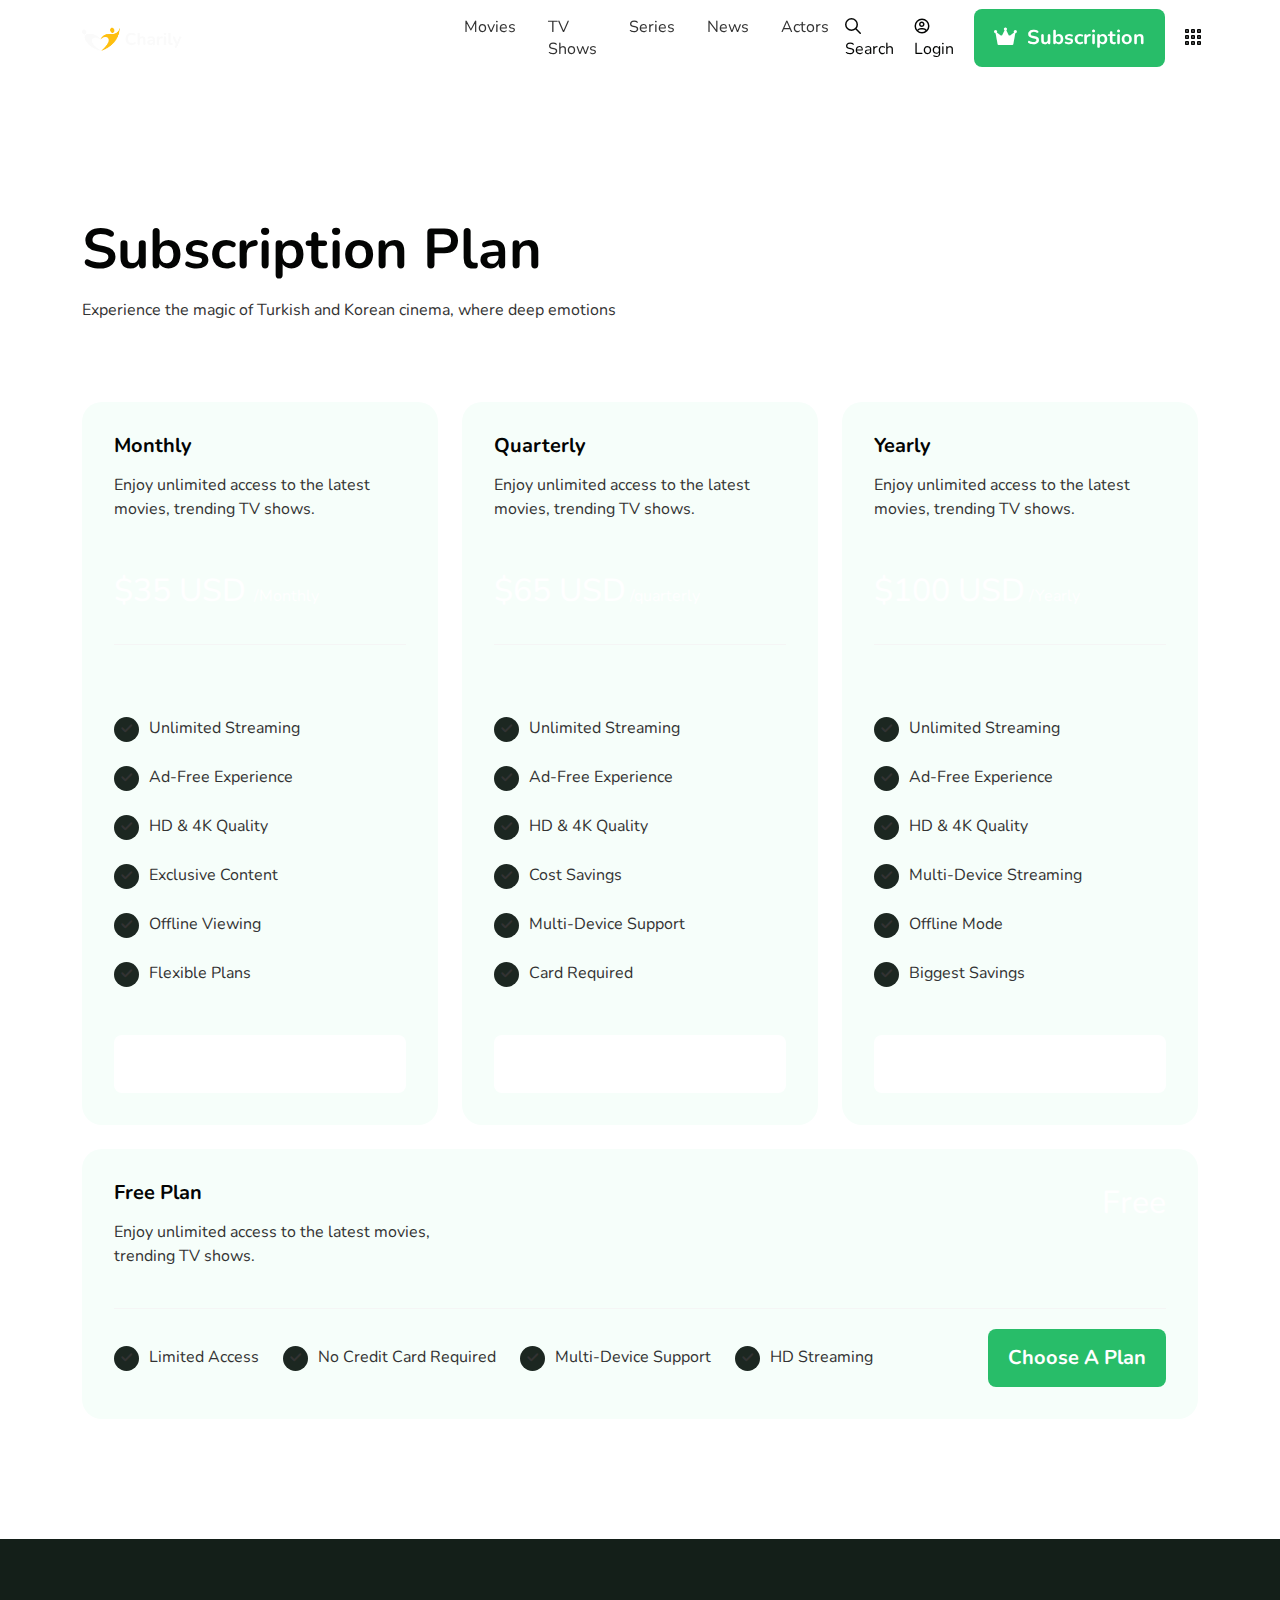
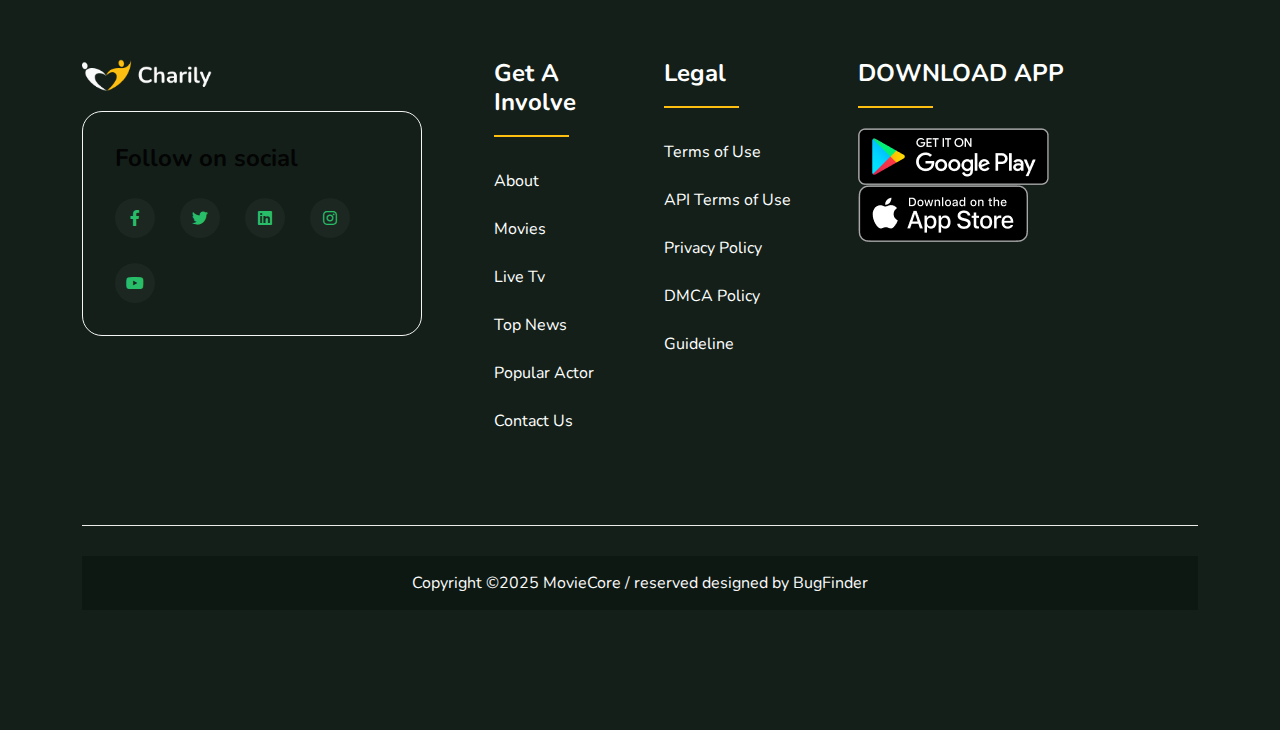
<file: pricing.html>
<!DOCTYPE html>
<html lang="en">
  <head>
    <meta charset="UTF-8" />
    <meta http-equiv="X-UA-Compatible" content="IE=edge" />
    <meta name="viewport" content="width=device-width, initial-scale=1.0" />

    <title>Charily</title>
    <!-- Favicon link -->
    <link
      rel="shortcut icon"
      href="./assets/img/logo/favicon.png"
      type="image/x-icon"
    />
    <!-- Fontawesome6 Css link -->
    <link rel="stylesheet" href="assets/css/all.min.css" />
    <!-- Bootstrap5 Css link -->
    <link rel="stylesheet" href="assets/css/bootstrap.min.css" />
    <!-- Owl carousel Css link -->
    <link rel="stylesheet" href="assets/css/owl.carousel.min.css" />
    <link rel="stylesheet" href="assets/css/owl.theme.default.min.css" />
    <!-- select2 Css link -->
    <link rel="stylesheet" href="assets/css/select2.min.css" />
    <!-- swiper Css link -->
    <link rel="stylesheet" href="assets/css/swiper-bundle.min.css" />
    <!-- Nice select Css-link -->
    <link rel="stylesheet" href="assets/css/nice-select.css" />
    <!-- Style Css link -->
    <link rel="stylesheet" href="assets/css/style.css" />
  </head>

  <body class="">
    <!-- Nav section start -->
    <nav class="navbar navbar-expand-lg fixed-top">
      <div class="container">
        <a class="navbar-brand logo" href="index.html"
          ><img src="assets/img/logo/logo.png" alt="digiGoods"
        /></a>
        <button
          class="navbar-toggler"
          type="button"
          data-bs-toggle="offcanvas"
          data-bs-target="#offcanvasNavbar"
          aria-controls="offcanvasNavbar"
        >
          <i class="fa-light fa-list"></i>
        </button>
        <div
          class="offcanvas offcanvas-end"
          tabindex="-1"
          id="offcanvasNavbar"
          aria-labelledby="offcanvasNavbar"
        >
          <div class="offcanvas-header">
            <a class="navbar-brand" href="index.html"
              ><img class="logo" src="assets/img/logo/logo.png" alt="digiGoods"
            /></a>

            <button
              type="button"
              class="cmn-btn-close"
              data-bs-dismiss="offcanvas"
              aria-label="Close"
            >
              <i class="fa-light fa-arrow-right"></i>
            </button>
          </div>
          <div
            class="offcanvas-body align-items-center justify-content-between"
          >
            <ul class="navbar-nav">
              <li class="nav-item">
                <a class="nav-link" href="movies.html">Movies</a>
              </li>
              <li class="nav-item">
                <a class="nav-link" href="tv-shows.html">TV Shows</a>
              </li>
              <li class="nav-item">
                <a class="nav-link" href="series.html">Series</a>
              </li>
              <li class="nav-item">
                <a class="nav-link" href="blog.html">News</a>
              </li>
              <li class="nav-item">
                <a class="nav-link" href="billed-cast.html">Actors</a>
              </li>
            </ul>
          </div>
        </div>
        <div class="nav-right">
          <ul class="custom-nav">
            <li class="nav-item d-none d-sm-block">
              <a
                href=""
                class="nav-link"
                data-bs-toggle="modal"
                data-bs-target="#search-modal"
              >
                <i class="fa-regular fa-magnifying-glass"></i>
                Search
              </a>
            </li>
            <li class="nav-item d-none d-sm-block">
              <a href="login.html" class="nav-link">
                <i class="fa-regular fa-circle-user"></i>
                Login
              </a>
            </li>
            <li class="nav-item">
              <a href="pricing.html" class="nav-link p-0">
                <div class="cmn-btn">
                  <div class="btn-wrapper">
                    <div class="main-text btn-single">
                      <span><i class="fa-solid fa-crown"></i></span>
                      <span class="d-none d-md-block">Subscription</span>
                    </div>
                    <div class="hover-text btn-single">
                      <span><i class="fa-solid fa-crown"></i></span>
                      <span class="d-none d-md-block">Subscription</span>
                    </div>
                  </div>
                </div>
              </a>
            </li>
            <li class="nav-item">
              <a
                href="#"
                class="nav-link"
                data-bs-toggle="modal"
                data-bs-target="#popup-modal"
              >
                <i class="fa-regular fa-grid"></i>
              </a>
            </li>
          </ul>
        </div>
      </div>
    </nav>
    <!-- Nav section end -->

    <div class="false-nav"></div>

    <!-- Bottom Mobile Tab nav section start -->
    <ul class="nav bottom-nav fixed-bottom d-lg-none">
      <li class="nav-item">
        <a
          class="nav-link"
          data-bs-toggle="offcanvas"
          role="button"
          aria-controls="offcanvasNavbar"
          href="#offcanvasNavbar"
          aria-current="page"
          ><i class="fa-light fa-list"></i
        ></a>
      </li>
      <li class="nav-item">
        <a class="nav-link" href="#"
          ><i class="fa-light fa-planet-ringed"></i
        ></a>
      </li>
      <li class="nav-item">
        <a class="nav-link active"><i class="fa-regular fa-house"></i></a>
      </li>
      <li class="nav-item">
        <a
          class="nav-link"
          href="#"
          data-bs-toggle="modal"
          data-bs-target="#search-modal"
          ><i class="fa-light fa-magnifying-glass"></i
        ></a>
      </li>
      <li class="nav-item">
        <a class="nav-link" href="#"><i class="fa-light fa-user"></i></a>
      </li>
    </ul>
    <!-- Bottom Mobile Tab nav section end -->

    <!-- Pricing section start -->
    <section class="pricing-section">
      <div class="container">
        <div class="section-header">
          <h1>Subscription Plan</h1>
          <p class="mt-15">
            Experience the magic of Turkish and Korean cinema, where deep
            emotions
          </p>
        </div>
        <div class="row g-4">
          <div class="col-lg-4 col-md-6">
            <div class="pricing-box">
              <h5>Monthly</h5>
              <p class="mt-15">
                Enjoy unlimited access to the latest movies, trending TV shows.
              </p>
              <div class="title">
                <span class="price">$35 USD </span>
                <span>/Monthly</span>
              </div>
              <hr class="cmn-hr2 mt-30" />
              <ul class="pricing-feature">
                <li><i class="fa-solid fa-check"></i>Unlimited Streaming</li>
                <li><i class="fa-solid fa-check"></i>Ad-Free Experience</li>
                <li><i class="fa-solid fa-check"></i>HD & 4K Quality</li>
                <li><i class="fa-solid fa-check"></i>Exclusive Content</li>
                <li><i class="fa-solid fa-check"></i>Offline Viewing</li>
                <li><i class="fa-solid fa-check"></i>Flexible Plans</li>
              </ul>
              <a href="checkout.html" class="cmn-btn2 w-100">
                <div class="btn-wrapper">
                  <div class="main-text btn-single">Choose a Plan</div>
                  <div class="hover-text btn-single">Choose a Plan</div>
                </div>
              </a>
            </div>
          </div>
          <div class="col-lg-4 col-md-6">
            <div class="pricing-box">
              <h5>Quarterly</h5>
              <p class="mt-15">
                Enjoy unlimited access to the latest movies, trending TV shows.
              </p>
              <div class="title">
                <span class="price">$65 USD</span>
                <span>/quarterly</span>
              </div>
              <hr class="cmn-hr2 mt-30" />
              <ul class="pricing-feature">
                <li><i class="fa-solid fa-check"></i>Unlimited Streaming</li>
                <li><i class="fa-solid fa-check"></i>Ad-Free Experience</li>
                <li><i class="fa-solid fa-check"></i>HD & 4K Quality</li>
                <li><i class="fa-solid fa-check"></i>Cost Savings</li>
                <li><i class="fa-solid fa-check"></i>Multi-Device Support</li>
                <li><i class="fa-solid fa-check"></i>Card Required</li>
              </ul>
              <a href="checkout.html" class="cmn-btn2 w-100">
                <div class="btn-wrapper">
                  <div class="main-text btn-single">Choose a Plan</div>
                  <div class="hover-text btn-single">Choose a Plan</div>
                </div>
              </a>
            </div>
          </div>
          <div class="col-lg-4 col-md-6">
            <div class="pricing-box">
              <h5>Yearly</h5>
              <p class="mt-15">
                Enjoy unlimited access to the latest movies, trending TV shows.
              </p>
              <div class="title">
                <span class="price">$100 USD</span>
                <span>/Yearly</span>
              </div>
              <hr class="cmn-hr2 mt-30" />
              <ul class="pricing-feature">
                <li><i class="fa-solid fa-check"></i>Unlimited Streaming</li>
                <li><i class="fa-solid fa-check"></i>Ad-Free Experience</li>
                <li><i class="fa-solid fa-check"></i>HD & 4K Quality</li>
                <li><i class="fa-solid fa-check"></i>Multi-Device Streaming</li>
                <li><i class="fa-solid fa-check"></i>Offline Mode</li>
                <li><i class="fa-solid fa-check"></i>Biggest Savings</li>
              </ul>
              <a href="checkout.html" class="cmn-btn2 w-100">
                <div class="btn-wrapper">
                  <div class="main-text btn-single">Choose a Plan</div>
                  <div class="hover-text btn-single">Choose a Plan</div>
                </div>
              </a>
            </div>
          </div>
          <div class="col-lg-12">
            <div class="free-plan-box">
              <div class="d-flex gap-3 justify-content-between">
                <div>
                  <h5>Free Plan</h5>
                  <p class="mt-15">
                    Enjoy unlimited access to the latest movies, <br />
                    trending TV shows.
                  </p>
                </div>
                <div class="title">free</div>
              </div>
              <hr class="cmn-hr2 mt-30 mb-20" />
              <div
                class="d-flex gap-3 justify-content-between align-items-center flex-md-nowrap flex-wrap"
              >
                <ul class="pricing-feature d-flex flex-wrap gap-4">
                  <li><i class="fa-solid fa-check"></i>Limited Access</li>
                  <li>
                    <i class="fa-solid fa-check"></i>No Credit Card Required
                  </li>
                  <li><i class="fa-solid fa-check"></i>Multi-Device Support</li>
                  <li><i class="fa-solid fa-check"></i>HD Streaming</li>
                </ul>
                <a href="checkout.html" class="cmn-btn">
                  <div class="btn-wrapper">
                    <div class="main-text btn-single">Choose a Plan</div>
                    <div class="hover-text btn-single">Choose a Plan</div>
                  </div>
                </a>
              </div>
            </div>
          </div>
        </div>
      </div>
    </section>
    <!-- Pricing section end -->

    <!-- Footer Section start -->
    <section class="footer-section">
      <div class="container">
        <div class="row gy-4 g-sm-5">
          <div class="col-lg-4 col-sm-6">
            <div class="footer-widget">
              <div class="widget-logo">
                <a href="index.html"
                  ><img
                    class="footer-logo"
                    src="assets/img/logo/logo.png"
                    alt="Charily"
                /></a>
              </div>

              <div class="social-box-container">
                <h4>Follow on social</h4>
                <ul class="social-box mt-25">
                  <li>
                    <a href="https://facebook.com" aria-label="Facebook"
                      ><i class="fab fa-facebook-f"></i
                    ></a>
                  </li>
                  <li>
                    <a href="https://twitter.com" aria-label="Twitter"
                      ><i class="fab fa-twitter"></i
                    ></a>
                  </li>
                  <li>
                    <a href="https://www.linkedin.com" aria-label="Linkedin"
                      ><i class="fab fa-linkedin"></i
                    ></a>
                  </li>
                  <li>
                    <a href="https://instagram.com" aria-label="Instagram"
                      ><i class="fab fa-instagram"></i
                    ></a>
                  </li>
                  <li>
                    <a href="https://instagram.com" aria-label="Instagram"
                      ><i class="fab fa-youtube"></i
                    ></a>
                  </li>
                </ul>
              </div>
            </div>
          </div>
          <div class="col-lg-2 col-sm-6 ps-lg-5">
            <div class="footer-widget">
              <h5 class="widget-title">Get a Involve</h5>
              <ul>
                <li><a class="widget-link" href="about.html">About</a></li>
                <li><a class="widget-link" href="movies.html">Movies </a></li>
                <li><a class="widget-link" href="index.html">Live Tv</a></li>
                <li><a class="widget-link" href="blog.html">Top News</a></li>
                <li>
                  <a class="widget-link" href="contact.html">Popular Actor </a>
                </li>
                <li>
                  <a class="widget-link" href="contact.html">Contact Us </a>
                </li>
              </ul>
            </div>
          </div>
          <div class="col-lg-2 col-sm-6 pt-sm-0 pt-3">
            <div class="footer-widget">
              <h5 class="widget-title">Legal</h5>
              <ul>
                <li>
                  <a class="widget-link" href="privacy-policy.html"
                    >Terms of Use</a
                  >
                </li>
                <li>
                  <a class="widget-link" href="privacy-policy.html"
                    >API Terms of Use</a
                  >
                </li>
                <li>
                  <a class="widget-link" href="privacy-policy.html"
                    >Privacy Policy</a
                  >
                </li>
                <li>
                  <a class="widget-link" href="privacy-policy.html"
                    >DMCA Policy</a
                  >
                </li>
                <li>
                  <a class="widget-link" href="privacy-policy.html"
                    >Guideline
                  </a>
                </li>
              </ul>
            </div>
          </div>
          <div class="col-lg-4 col-sm-6 pt-sm-0 pt-3">
            <div class="footer-widget">
              <h5 class="widget-title">DOWNLOAD APP</h5>
              <div class="store-box">
                <a href="" class="item">
                  <img src="./assets/img/store/google-play.png" alt="" />
                </a>
                <a href="" class="item">
                  <img src="./assets/img/store/apple-store.png" alt="" />
                </a>
              </div>
            </div>
          </div>
        </div>
        <hr class="footer-hr" />
        <!-- Copyright section start -->
        <div class="copyright-section">
          Copyright ©2025 MovieCore / reserved designed by BugFinder
        </div>
        <!-- Copyright section end -->
      </div>
    </section>
    <!-- Footer Section end -->

    <!-- Modal section start -->
    <!-- popup modal -->
    <div
      class="modal fade popup-modal"
      id="popup-modal"
      data-bs-keyboard="false"
      tabindex="-1"
      aria-labelledby="staticBackdropLabel"
      aria-hidden="true"
    >
      <div class="modal-dialog modal-dialog-centered">
        <div class="modal-content">
          <div class="modal-header">
            <h4 class="modal-title" id="staticBackdropLabel">
              Select Language
            </h4>
            <button
              type="button"
              class="cmn-btn-close"
              data-bs-dismiss="modal"
              aria-label="Close"
            >
              <i class="fa-light fa-xmark"></i>
            </button>
          </div>
          <div class="modal-body">
            <div class="row g-4">
              <div class="col-12">
                <div id="formModal">
                  <label class="form-label">Select language</label>
                  <select class="modal-select2-image" name="state">
                    <option value="us">English</option>
                    <option value="es">Spanish</option>
                    <option value="bd">bangla</option>
                  </select>
                </div>
              </div>
            </div>
          </div>

          <div class="modal-footer mt-10">
            <a href="" class="cmn-btn">
              <div class="btn-wrapper">
                <div class="main-text btn-single">save</div>
                <div class="hover-text btn-single">save</div>
              </div>
            </a>
          </div>
        </div>
      </div>
    </div>

    <!-- Search modal -->
    <div
      class="modal fade search-modal"
      id="search-modal"
      data-bs-keyboard="false"
      tabindex="-1"
      aria-labelledby="staticBackdropLabel"
      aria-hidden="true"
    >
      <div class="modal-dialog">
        <div class="modal-content">
          <div class="search-box2">
            <input type="text" class="form-control" placeholder="Search...." />
            <div class="search-btn">
              <i class="far fa-search"></i>
            </div>
          </div>
          <h5 class="mt-15">Most Popular</h5>
          <div class="search-product-box-container mt-10">
            <a href="product-details.html" class="product-box">
              <div class="img-box">
                <img src="./assets/img/product/product-img-1.png" alt="" />
              </div>
              <div class="text-box">
                <div class="title mt-0">Heralds</div>
              </div>
            </a>
            <a href="product-details.html" class="product-box">
              <div class="img-box">
                <img src="./assets/img/product/product-img-2.png" alt="" />
              </div>
              <div class="text-box">
                <div class="title mt-0">Rogue Mission</div>
              </div>
            </a>
            <a href="product-details.html" class="product-box">
              <div class="img-box">
                <img src="./assets/img/product/product-img-3.png" alt="" />
              </div>
              <div class="text-box">
                <div class="title mt-0">Titan’s Wrath</div>
              </div>
            </a>
            <a href="product-details.html" class="product-box">
              <div class="img-box">
                <img src="./assets/img/product/product-img-4.png" alt="" />
              </div>
              <div class="text-box">
                <div class="title mt-0">Split Bruce</div>
              </div>
            </a>
            <a href="product-details.html" class="product-box">
              <div class="img-box">
                <img src="./assets/img/product/product-img-5.png" alt="" />
              </div>
              <div class="text-box">
                <div class="title mt-0">Red Horizon</div>
              </div>
            </a>
            <a href="product-details.html" class="product-box">
              <div class="img-box">
                <img src="./assets/img/product/product-img-6.png" alt="" />
              </div>
              <div class="text-box">
                <div class="title mt-0">Dirilis Ertugrul</div>
              </div>
            </a>
            <a href="product-details.html" class="product-box">
              <div class="img-box">
                <img src="./assets/img/product/product-img-7.png" alt="" />
              </div>
              <div class="text-box">
                <div class="title mt-0">Aşk ve Kader</div>
              </div>
            </a>
            <a href="product-details.html" class="product-box">
              <div class="img-box">
                <img src="./assets/img/product/product-img-8.png" alt="" />
              </div>
              <div class="text-box">
                <div class="title mt-0">Karanlık Sırlar</div>
              </div>
            </a>
            <a href="product-details.html" class="product-box">
              <div class="img-box">
                <img src="./assets/img/product/product-img-9.png" alt="" />
              </div>
              <div class="text-box">
                <div class="title mt-0">Ölümsüz Aşk</div>
              </div>
            </a>
            <a href="product-details.html" class="product-box">
              <div class="img-box">
                <img src="./assets/img/product/product-img-10.png" alt="" />
              </div>
              <div class="text-box">
                <div class="title mt-0">The Last Promise</div>
              </div>
            </a>
            <a href="product-details.html" class="product-box">
              <div class="img-box">
                <img src="./assets/img/product/product-img-11.png" alt="" />
              </div>
              <div class="text-box">
                <div class="title mt-0">Silent Howl</div>
              </div>
            </a>
            <a href="product-details.html" class="product-box">
              <div class="img-box">
                <img src="./assets/img/product/product-img-12.png" alt="" />
              </div>
              <div class="text-box">
                <div class="title mt-0">Demon’s Lullaby</div>
              </div>
            </a>
            <a href="product-details.html" class="product-box">
              <div class="img-box">
                <img src="./assets/img/product/product-img-13.png" alt="" />
              </div>
              <div class="text-box">
                <div class="title mt-0">Black Veil</div>
              </div>
            </a>
            <a href="product-details.html" class="product-box">
              <div class="img-box">
                <img src="./assets/img/product/product-img-14.png" alt="" />
              </div>
              <div class="text-box">
                <div class="title mt-0">Room 404</div>
              </div>
            </a>
            <a href="product-details.html" class="product-box">
              <div class="img-box">
                <img src="./assets/img/product/product-img-15.png" alt="" />
              </div>
              <div class="text-box">
                <div class="title mt-0">Blood Harvest</div>
              </div>
            </a>
          </div>
        </div>
      </div>
    </div>
    <!-- Modal section end -->

    <!-- Jquery Js link -->
    <script src="assets/js/jquery-3.7.1.min.js"></script>
    <!-- Bootstrap Js link -->
    <script src="assets/js/bootstrap.bundle.min.js"></script>
    <!-- Owl carausel Js link -->
    <script src="assets/js/owl.carousel.min.js"></script>
    <!-- select2 Js link -->
    <script src="assets/js/select2.min.js"></script>
    <!-- counterup Js link -->
    <script src="assets/js/jquery.counterup.min.js"></script>
    <script src="assets/js/jquery.waypoints.min.js"></script>
    <!-- Swiper Js link -->
    <script src="assets/js/swiper-bundle.min.js"></script>
    <!-- Nice select Js link -->
    <script src="assets/js/jquery.nice-select.min.js"></script>

    <!-- Main Js link -->
    <script src="assets/js/main.js"></script>
  </body>
</html>
</file>
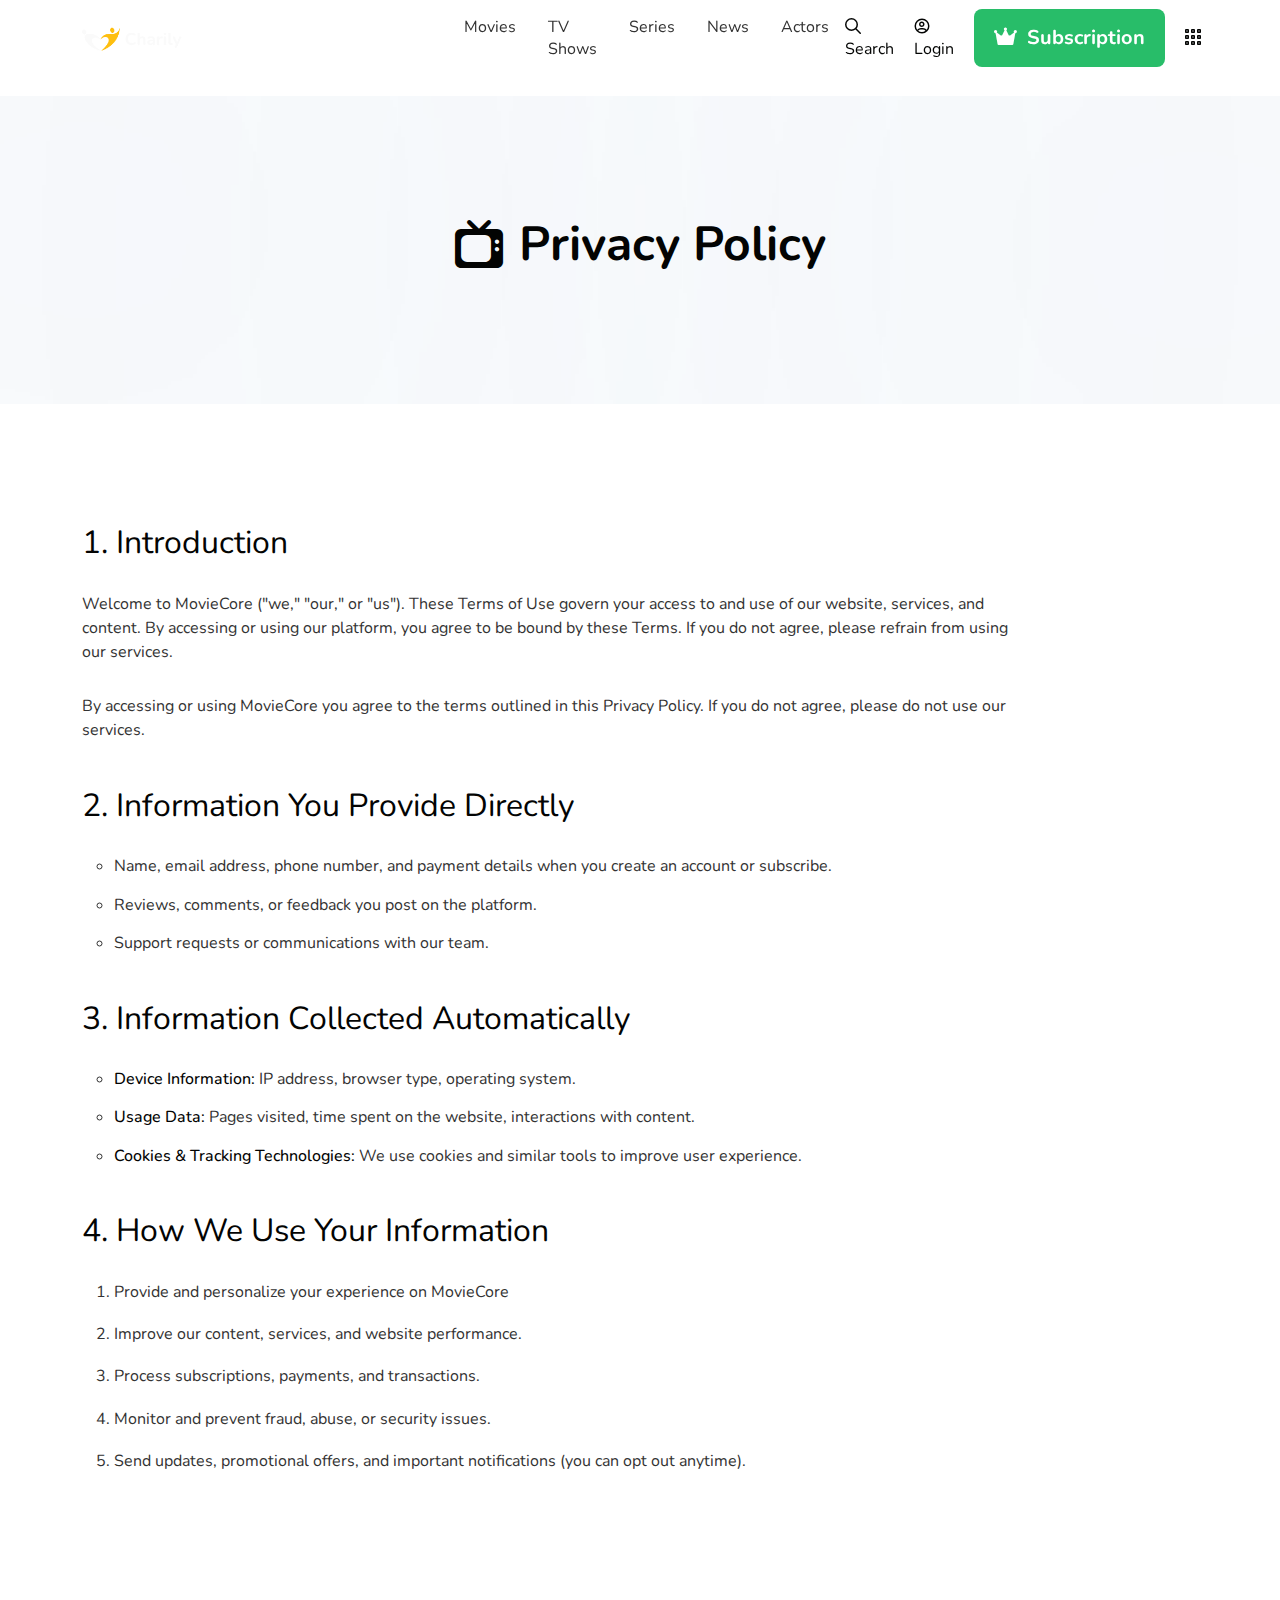
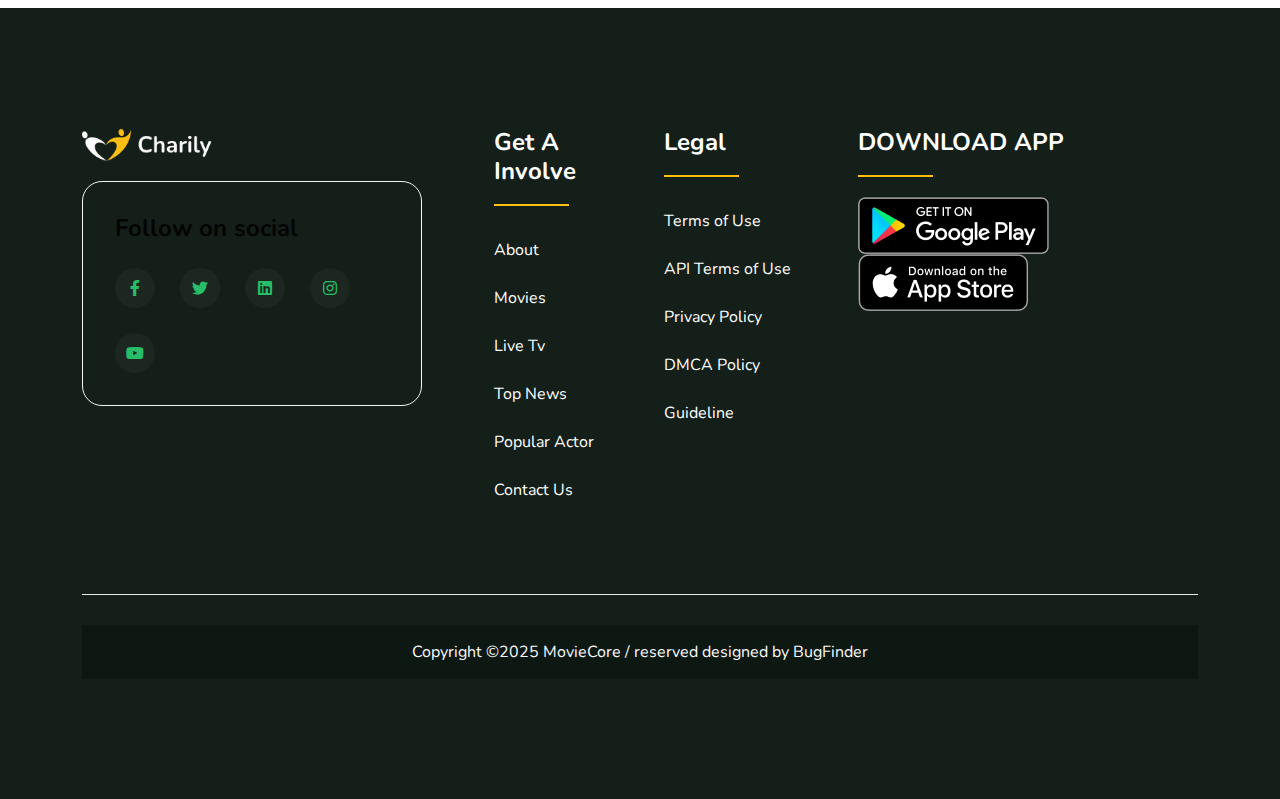
<file: privacy-policy.html>
<!DOCTYPE html>
<html lang="en">
  <head>
    <meta charset="UTF-8" />
    <meta http-equiv="X-UA-Compatible" content="IE=edge" />
    <meta name="viewport" content="width=device-width, initial-scale=1.0" />

    <title>Charily</title>
    <!-- Favicon link -->
    <link
      rel="shortcut icon"
      href="./assets/img/logo/favicon.png"
      type="image/x-icon"
    />
    <!-- Fontawesome6 Css link -->
    <link rel="stylesheet" href="assets/css/all.min.css" />
    <!-- Bootstrap5 Css link -->
    <link rel="stylesheet" href="assets/css/bootstrap.min.css" />
    <!-- Owl carousel Css link -->
    <link rel="stylesheet" href="assets/css/owl.carousel.min.css" />
    <link rel="stylesheet" href="assets/css/owl.theme.default.min.css" />
    <!-- select2 Css link -->
    <link rel="stylesheet" href="assets/css/select2.min.css" />
    <!-- swiper Css link -->
    <link rel="stylesheet" href="assets/css/swiper-bundle.min.css" />
    <!-- Nice select Css-link -->
    <link rel="stylesheet" href="assets/css/nice-select.css" />
    <!-- intlTelInput Css link -->
    <link rel="stylesheet" href="assets/css/intlTelInput.min.css" />
    <!-- Style Css link -->
    <link rel="stylesheet" href="assets/css/style.css" />
  </head>

  <body class="">
    <!-- Nav section start -->
    <nav class="navbar navbar-expand-lg fixed-top">
      <div class="container">
        <a class="navbar-brand logo" href="index.html"
          ><img src="assets/img/logo/logo.png" alt="digiGoods"
        /></a>
        <button
          class="navbar-toggler"
          type="button"
          data-bs-toggle="offcanvas"
          data-bs-target="#offcanvasNavbar"
          aria-controls="offcanvasNavbar"
        >
          <i class="fa-light fa-list"></i>
        </button>
        <div
          class="offcanvas offcanvas-end"
          tabindex="-1"
          id="offcanvasNavbar"
          aria-labelledby="offcanvasNavbar"
        >
          <div class="offcanvas-header">
            <a class="navbar-brand" href="index.html"
              ><img class="logo" src="assets/img/logo/logo.png" alt="digiGoods"
            /></a>

            <button
              type="button"
              class="cmn-btn-close"
              data-bs-dismiss="offcanvas"
              aria-label="Close"
            >
              <i class="fa-light fa-arrow-right"></i>
            </button>
          </div>
          <div
            class="offcanvas-body align-items-center justify-content-between"
          >
            <ul class="navbar-nav">
              <li class="nav-item">
                <a class="nav-link" href="movies.html">Movies</a>
              </li>
              <li class="nav-item">
                <a class="nav-link" href="tv-shows.html">TV Shows</a>
              </li>
              <li class="nav-item">
                <a class="nav-link" href="series.html">Series</a>
              </li>
              <li class="nav-item">
                <a class="nav-link" href="blog.html">News</a>
              </li>
              <li class="nav-item">
                <a class="nav-link" href="billed-cast.html">Actors</a>
              </li>
            </ul>
          </div>
        </div>
        <div class="nav-right">
          <ul class="custom-nav">
            <li class="nav-item d-none d-sm-block">
              <a
                href=""
                class="nav-link"
                data-bs-toggle="modal"
                data-bs-target="#search-modal"
              >
                <i class="fa-regular fa-magnifying-glass"></i>
                Search
              </a>
            </li>
            <li class="nav-item d-none d-sm-block">
              <a href="login.html" class="nav-link">
                <i class="fa-regular fa-circle-user"></i>
                Login
              </a>
            </li>
            <li class="nav-item">
              <a href="pricing.html" class="nav-link p-0">
                <div class="cmn-btn">
                  <div class="btn-wrapper">
                    <div class="main-text btn-single">
                      <span><i class="fa-solid fa-crown"></i></span>
                      <span class="d-none d-md-block">Subscription</span>
                    </div>
                    <div class="hover-text btn-single">
                      <span><i class="fa-solid fa-crown"></i></span>
                      <span class="d-none d-md-block">Subscription</span>
                    </div>
                  </div>
                </div>
              </a>
            </li>
            <li class="nav-item">
              <a
                href="#"
                class="nav-link"
                data-bs-toggle="modal"
                data-bs-target="#popup-modal"
              >
                <i class="fa-regular fa-grid"></i>
              </a>
            </li>
          </ul>
        </div>
      </div>
    </nav>
    <!-- Nav section end -->

    <div class="false-nav"></div>
    <!-- Banner section start -->
    <div class="banner-section">
      <div class="container">
        <h1 class="d-flex align-items-center justify-content-center gap-3">
          <i class="fa-solid fa-tv-retro"></i> Privacy Policy
        </h1>
      </div>
      <div class="ellipse-blur-2"></div>
      <div class="ellipse-blur-3"></div>
    </div>
    <!-- Banner section end -->

    <!-- Bottom Mobile Tab nav section start -->
    <ul class="nav bottom-nav fixed-bottom d-lg-none">
      <li class="nav-item">
        <a
          class="nav-link"
          data-bs-toggle="offcanvas"
          role="button"
          aria-controls="offcanvasNavbar"
          href="#offcanvasNavbar"
          aria-current="page"
          ><i class="fa-light fa-list"></i
        ></a>
      </li>
      <li class="nav-item">
        <a class="nav-link" href="#"
          ><i class="fa-light fa-planet-ringed"></i
        ></a>
      </li>
      <li class="nav-item">
        <a class="nav-link active"><i class="fa-regular fa-house"></i></a>
      </li>
      <li class="nav-item">
        <a
          class="nav-link"
          href="#"
          data-bs-toggle="modal"
          data-bs-target="#search-modal"
          ><i class="fa-light fa-magnifying-glass"></i
        ></a>
      </li>
      <li class="nav-item">
        <a class="nav-link" href="#"><i class="fa-light fa-user"></i></a>
      </li>
    </ul>
    <!-- Bottom Mobile Tab nav section end -->

    <!-- Policy section start -->
    <section class="policy-section">
      <div class="container">
        <div class="row">
          <div class="col-lg-10">
            <div class="policy-section-inner">
              <h3>1. Introduction</h3>
              <p class="mt-30">
                Welcome to MovieCore ("we," "our," or "us"). These Terms of Use
                govern your access to and use of our website, services, and
                content. By accessing or using our platform, you agree to be
                bound by these Terms. If you do not agree, please refrain from
                using our services.
              </p>
              <p class="mt-30">
                By accessing or using MovieCore you agree to the terms outlined
                in this Privacy Policy. If you do not agree, please do not use
                our services.
              </p>
              <h3 class="mt-45">2. Information You Provide Directly</h3>
              <ul class="mt-30 custom-ul">
                <li>
                  Name, email address, phone number, and payment details when
                  you create an account or subscribe.
                </li>
                <li>
                  Reviews, comments, or feedback you post on the platform.
                </li>
                <li>Support requests or communications with our team.</li>
              </ul>
              <h3 class="mt-45">3. Information Collected Automatically</h3>
              <ul class="mt-30 custom-ul">
                <li>
                  <strong>Device Information: </strong>IP address, browser type,
                  operating system.
                </li>
                <li>
                  <strong>Usage Data: </strong>Pages visited, time spent on the
                  website, interactions with content.
                </li>
                <li>
                  <strong>Cookies & Tracking Technologies: </strong>We use
                  cookies and similar tools to improve user experience.
                </li>
              </ul>
              <h3 class="mt-45">4. How We Use Your Information</h3>
              <ol class="mt-30 custom-ol">
                <li>Provide and personalize your experience on MovieCore</li>
                <li>Improve our content, services, and website performance.</li>
                <li>Process subscriptions, payments, and transactions.</li>
                <li>Monitor and prevent fraud, abuse, or security issues.</li>
                <li>
                  Send updates, promotional offers, and important notifications
                  (you can opt out anytime).
                </li>
              </ol>
            </div>
          </div>
        </div>
      </div>
    </section>
    <!-- Policy section end -->

    <!-- Footer Section start -->
    <section class="footer-section">
      <div class="container">
        <div class="row gy-4 g-sm-5">
          <div class="col-lg-4 col-sm-6">
            <div class="footer-widget">
              <div class="widget-logo">
                <a href="index.html"
                  ><img
                    class="footer-logo"
                    src="assets/img/logo/logo.png"
                    alt="Charily"
                /></a>
              </div>

              <div class="social-box-container">
                <h4>Follow on social</h4>
                <ul class="social-box mt-25">
                  <li>
                    <a href="https://facebook.com" aria-label="Facebook"
                      ><i class="fab fa-facebook-f"></i
                    ></a>
                  </li>
                  <li>
                    <a href="https://twitter.com" aria-label="Twitter"
                      ><i class="fab fa-twitter"></i
                    ></a>
                  </li>
                  <li>
                    <a href="https://www.linkedin.com" aria-label="Linkedin"
                      ><i class="fab fa-linkedin"></i
                    ></a>
                  </li>
                  <li>
                    <a href="https://instagram.com" aria-label="Instagram"
                      ><i class="fab fa-instagram"></i
                    ></a>
                  </li>
                  <li>
                    <a href="https://instagram.com" aria-label="Instagram"
                      ><i class="fab fa-youtube"></i
                    ></a>
                  </li>
                </ul>
              </div>
            </div>
          </div>
          <div class="col-lg-2 col-sm-6 ps-lg-5">
            <div class="footer-widget">
              <h5 class="widget-title">Get a Involve</h5>
              <ul>
                <li><a class="widget-link" href="about.html">About</a></li>
                <li><a class="widget-link" href="movies.html">Movies </a></li>
                <li><a class="widget-link" href="index.html">Live Tv</a></li>
                <li><a class="widget-link" href="blog.html">Top News</a></li>
                <li>
                  <a class="widget-link" href="contact.html">Popular Actor </a>
                </li>
                <li>
                  <a class="widget-link" href="contact.html">Contact Us </a>
                </li>
              </ul>
            </div>
          </div>
          <div class="col-lg-2 col-sm-6 pt-sm-0 pt-3">
            <div class="footer-widget">
              <h5 class="widget-title">Legal</h5>
              <ul>
                <li>
                  <a class="widget-link" href="privacy-policy.html"
                    >Terms of Use</a
                  >
                </li>
                <li>
                  <a class="widget-link" href="privacy-policy.html"
                    >API Terms of Use</a
                  >
                </li>
                <li>
                  <a class="widget-link" href="privacy-policy.html"
                    >Privacy Policy</a
                  >
                </li>
                <li>
                  <a class="widget-link" href="privacy-policy.html"
                    >DMCA Policy</a
                  >
                </li>
                <li>
                  <a class="widget-link" href="privacy-policy.html"
                    >Guideline
                  </a>
                </li>
              </ul>
            </div>
          </div>
          <div class="col-lg-4 col-sm-6 pt-sm-0 pt-3">
            <div class="footer-widget">
              <h5 class="widget-title">DOWNLOAD APP</h5>
              <div class="store-box">
                <a href="" class="item">
                  <img src="./assets/img/store/google-play.png" alt="" />
                </a>
                <a href="" class="item">
                  <img src="./assets/img/store/apple-store.png" alt="" />
                </a>
              </div>
            </div>
          </div>
        </div>
        <hr class="footer-hr" />
        <!-- Copyright section start -->
        <div class="copyright-section">
          Copyright ©2025 MovieCore / reserved designed by BugFinder
        </div>
        <!-- Copyright section end -->
      </div>
    </section>
    <!-- Footer Section end -->

    <!-- Modal section start -->
    <!-- popup modal -->
    <div
      class="modal fade popup-modal"
      id="popup-modal"
      data-bs-keyboard="false"
      tabindex="-1"
      aria-labelledby="staticBackdropLabel"
      aria-hidden="true"
    >
      <div class="modal-dialog modal-dialog-centered">
        <div class="modal-content">
          <div class="modal-header">
            <h4 class="modal-title" id="staticBackdropLabel">
              Select Language
            </h4>
            <button
              type="button"
              class="cmn-btn-close"
              data-bs-dismiss="modal"
              aria-label="Close"
            >
              <i class="fa-light fa-xmark"></i>
            </button>
          </div>
          <div class="modal-body">
            <div class="row g-4">
              <div class="col-12">
                <div id="formModal">
                  <label class="form-label">Select language</label>
                  <select class="modal-select2-image" name="state">
                    <option value="us">English</option>
                    <option value="es">Spanish</option>
                    <option value="bd">bangla</option>
                  </select>
                </div>
              </div>
            </div>
          </div>

          <div class="modal-footer mt-10">
            <a href="" class="cmn-btn">
              <div class="btn-wrapper">
                <div class="main-text btn-single">save</div>
                <div class="hover-text btn-single">save</div>
              </div>
            </a>
          </div>
        </div>
      </div>
    </div>

    <!-- Search modal -->
    <div
      class="modal fade search-modal"
      id="search-modal"
      data-bs-keyboard="false"
      tabindex="-1"
      aria-labelledby="staticBackdropLabel"
      aria-hidden="true"
    >
      <div class="modal-dialog">
        <div class="modal-content">
          <div class="search-box2">
            <input type="text" class="form-control" placeholder="Search...." />
            <div class="search-btn">
              <i class="far fa-search"></i>
            </div>
          </div>
          <h5 class="mt-15">Most Popular</h5>
          <div class="search-product-box-container mt-10">
            <a href="product-details.html" class="product-box">
              <div class="img-box">
                <img src="./assets/img/product/product-img-1.png" alt="" />
              </div>
              <div class="text-box">
                <div class="title mt-0">Heralds</div>
              </div>
            </a>
            <a href="product-details.html" class="product-box">
              <div class="img-box">
                <img src="./assets/img/product/product-img-2.png" alt="" />
              </div>
              <div class="text-box">
                <div class="title mt-0">Rogue Mission</div>
              </div>
            </a>
            <a href="product-details.html" class="product-box">
              <div class="img-box">
                <img src="./assets/img/product/product-img-3.png" alt="" />
              </div>
              <div class="text-box">
                <div class="title mt-0">Titan’s Wrath</div>
              </div>
            </a>
            <a href="product-details.html" class="product-box">
              <div class="img-box">
                <img src="./assets/img/product/product-img-4.png" alt="" />
              </div>
              <div class="text-box">
                <div class="title mt-0">Split Bruce</div>
              </div>
            </a>
            <a href="product-details.html" class="product-box">
              <div class="img-box">
                <img src="./assets/img/product/product-img-5.png" alt="" />
              </div>
              <div class="text-box">
                <div class="title mt-0">Red Horizon</div>
              </div>
            </a>
            <a href="product-details.html" class="product-box">
              <div class="img-box">
                <img src="./assets/img/product/product-img-6.png" alt="" />
              </div>
              <div class="text-box">
                <div class="title mt-0">Dirilis Ertugrul</div>
              </div>
            </a>
            <a href="product-details.html" class="product-box">
              <div class="img-box">
                <img src="./assets/img/product/product-img-7.png" alt="" />
              </div>
              <div class="text-box">
                <div class="title mt-0">Aşk ve Kader</div>
              </div>
            </a>
            <a href="product-details.html" class="product-box">
              <div class="img-box">
                <img src="./assets/img/product/product-img-8.png" alt="" />
              </div>
              <div class="text-box">
                <div class="title mt-0">Karanlık Sırlar</div>
              </div>
            </a>
            <a href="product-details.html" class="product-box">
              <div class="img-box">
                <img src="./assets/img/product/product-img-9.png" alt="" />
              </div>
              <div class="text-box">
                <div class="title mt-0">Ölümsüz Aşk</div>
              </div>
            </a>
            <a href="product-details.html" class="product-box">
              <div class="img-box">
                <img src="./assets/img/product/product-img-10.png" alt="" />
              </div>
              <div class="text-box">
                <div class="title mt-0">The Last Promise</div>
              </div>
            </a>
            <a href="product-details.html" class="product-box">
              <div class="img-box">
                <img src="./assets/img/product/product-img-11.png" alt="" />
              </div>
              <div class="text-box">
                <div class="title mt-0">Silent Howl</div>
              </div>
            </a>
            <a href="product-details.html" class="product-box">
              <div class="img-box">
                <img src="./assets/img/product/product-img-12.png" alt="" />
              </div>
              <div class="text-box">
                <div class="title mt-0">Demon’s Lullaby</div>
              </div>
            </a>
            <a href="product-details.html" class="product-box">
              <div class="img-box">
                <img src="./assets/img/product/product-img-13.png" alt="" />
              </div>
              <div class="text-box">
                <div class="title mt-0">Black Veil</div>
              </div>
            </a>
            <a href="product-details.html" class="product-box">
              <div class="img-box">
                <img src="./assets/img/product/product-img-14.png" alt="" />
              </div>
              <div class="text-box">
                <div class="title mt-0">Room 404</div>
              </div>
            </a>
            <a href="product-details.html" class="product-box">
              <div class="img-box">
                <img src="./assets/img/product/product-img-15.png" alt="" />
              </div>
              <div class="text-box">
                <div class="title mt-0">Blood Harvest</div>
              </div>
            </a>
          </div>
        </div>
      </div>
    </div>
    <!-- Modal section end -->

    <!-- Jquery Js link -->
    <script src="assets/js/jquery-3.7.1.min.js"></script>
    <!-- Bootstrap Js link -->
    <script src="assets/js/bootstrap.bundle.min.js"></script>
    <!-- Owl carausel Js link -->
    <script src="assets/js/owl.carousel.min.js"></script>
    <!-- select2 Js link -->
    <script src="assets/js/select2.min.js"></script>
    <!-- counterup Js link -->
    <script src="assets/js/jquery.counterup.min.js"></script>
    <script src="assets/js/jquery.waypoints.min.js"></script>
    <!-- Swiper Js link -->
    <script src="assets/js/swiper-bundle.min.js"></script>
    <!-- Nice select Js link -->
    <script src="assets/js/jquery.nice-select.min.js"></script>
    <!-- intlTelInput Js link -->
    <script src="assets/js/intlTelInput.min.js"></script>
    <!-- Main Js link -->
    <script src="assets/js/main.js"></script>
  </body>
</html>
</file>
<file: assets/css/nice-select.css>
.nice-select {
  -webkit-tap-highlight-color: transparent;
  background-color: #fff;
  border-radius: 5px;
  border: solid 1px #e8e8e8;
  box-sizing: border-box;
  clear: both;
  cursor: pointer;
  display: block;
  float: left;
  font-family: inherit;
  font-size: 14px;
  font-weight: normal;
  height: 42px;
  line-height: 40px;
  outline: none;
  padding-left: 18px;
  padding-right: 30px;
  position: relative;
  text-align: left !important;
  -webkit-transition: all 0.2s ease-in-out;
  transition: all 0.2s ease-in-out;
  -webkit-user-select: none;
     -moz-user-select: none;
      -ms-user-select: none;
          user-select: none;
  white-space: nowrap;
  width: auto; }
  .nice-select:hover {
    border-color: #dbdbdb; }
  .nice-select:active, .nice-select.open, .nice-select:focus {
    border-color: #999; }
  .nice-select:after {
    border-bottom: 2px solid #999;
    border-right: 2px solid #999;
    content: '';
    display: block;
    height: 5px;
    margin-top: -4px;
    pointer-events: none;
    position: absolute;
    right: 12px;
    top: 50%;
    -webkit-transform-origin: 66% 66%;
        -ms-transform-origin: 66% 66%;
            transform-origin: 66% 66%;
    -webkit-transform: rotate(45deg);
        -ms-transform: rotate(45deg);
            transform: rotate(45deg);
    -webkit-transition: all 0.15s ease-in-out;
    transition: all 0.15s ease-in-out;
    width: 5px; }
  .nice-select.open:after {
    -webkit-transform: rotate(-135deg);
        -ms-transform: rotate(-135deg);
            transform: rotate(-135deg); }
  .nice-select.open .list {
    opacity: 1;
    pointer-events: auto;
    -webkit-transform: scale(1) translateY(0);
        -ms-transform: scale(1) translateY(0);
            transform: scale(1) translateY(0); }
  .nice-select.disabled {
    border-color: #ededed;
    color: #999;
    pointer-events: none; }
    .nice-select.disabled:after {
      border-color: #cccccc; }
  .nice-select.wide {
    width: 100%; }
    .nice-select.wide .list {
      left: 0 !important;
      right: 0 !important; }
  .nice-select.right {
    float: right; }
    .nice-select.right .list {
      left: auto;
      right: 0; }
  .nice-select.small {
    font-size: 12px;
    height: 36px;
    line-height: 34px; }
    .nice-select.small:after {
      height: 4px;
      width: 4px; }
    .nice-select.small .option {
      line-height: 34px;
      min-height: 34px; }
  .nice-select .list {
    background-color: #fff;
    border-radius: 5px;
    box-shadow: 0 0 0 1px rgba(68, 68, 68, 0.11);
    box-sizing: border-box;
    margin-top: 4px;
    opacity: 0;
    overflow: hidden;
    padding: 0;
    pointer-events: none;
    position: absolute;
    top: 100%;
    left: 0;
    -webkit-transform-origin: 50% 0;
        -ms-transform-origin: 50% 0;
            transform-origin: 50% 0;
    -webkit-transform: scale(0.75) translateY(-21px);
        -ms-transform: scale(0.75) translateY(-21px);
            transform: scale(0.75) translateY(-21px);
    -webkit-transition: all 0.2s cubic-bezier(0.5, 0, 0, 1.25), opacity 0.15s ease-out;
    transition: all 0.2s cubic-bezier(0.5, 0, 0, 1.25), opacity 0.15s ease-out;
    z-index: 9; }
    .nice-select .list:hover .option:not(:hover) {
      background-color: transparent !important; }
  .nice-select .option {
    cursor: pointer;
    font-weight: 400;
    line-height: 40px;
    list-style: none;
    min-height: 40px;
    outline: none;
    padding-left: 18px;
    padding-right: 29px;
    text-align: left;
    -webkit-transition: all 0.2s;
    transition: all 0.2s; }
    .nice-select .option:hover, .nice-select .option.focus, .nice-select .option.selected.focus {
      background-color: #f6f6f6; }
    .nice-select .option.selected {
      font-weight: bold; }
    .nice-select .option.disabled {
      background-color: transparent;
      color: #999;
      cursor: default; }

.no-csspointerevents .nice-select .list {
  display: none; }

.no-csspointerevents .nice-select.open .list {
  display: block; }
</file>
<file: assets/css/style.css>
@charset "UTF-8";
/*
Author        :
Author Uri    :
Template Name : 
Version       : 1.0
*/
/*----------------------------------------------
[Table of contents]

01. Nav section start
02. Bottom Mobile, Tab nav section start
03. Hero section start
04. Service category section start
05. Location map section start
06. Featured section start
07. Destination section start
08. latest ads section start
09. Multiple search section start
10. Listing section start
11. Product details page start
12. Ad section2 start
13. Ad section3 start
14. Review section start
15. Posts page start
16. pricing section start
17. Faq section start
18. Blog section start
19. Newsletter section start
20. Footer section start
21. Copyright section start
22. Contact section start
23. Map section start
24. Login Signup section start
25. Blog details section start
26. Pagination section start
27. Error section start
----------------------------------------------*/
/*----------------------------------------------
Typography 
----------------------------------------------*/
@import url("https://fonts.googleapis.com/css2?family=Nunito:ital,wght@0,200..1000;1,200..1000&display=swap");
:root {
  --heading-font: "Nunito", sans-serif;
  --body-font: "Nunito", sans-serif;
  --primary-color: 40, 189, 105;
  --secondary-color: 254, 191, 16;
  --body-color: 51, 51, 51;
  --heading-color: 3, 4, 3;
  --black: 0, 0, 0;
  --very-light-gray: 250, 250, 250;
  --mostly-desaturated-dark-blue: 100, 116, 139;
  --mostly-desaturated-dark-blue2: 104, 115, 172;
  --light-gray: #dddddd;
  --white: 255, 255, 255;
  --mostly-black: 20, 31, 25;
  --soft-blue: 193, 191, 253;
  --grayish-violet: #f5f4f7;
  --soft-green: #ccf888;
  --lime-green: #0ca464;
  --soft-red: 216, 42, 104;
  --light-red: 255, 93, 93;
  --lime-gray: #d0d0d0;
  --vivid-orange: #fb6116;
  --soft-magenta: 204, 84, 244;
  --yellow: #fcda69;
  --orange: #ffc83e;
  --input-color: #18191a;
  --input-color2: #ffffff;
  --bg-color1: #ffffff;
  --bg-color2: #F6FEFA;
  --bg-color3: #F3FBF7;
  --bg-color4: #1C2721;
  --bg-color5: #2E3933;
  --bg-color6: #0D1812;
  --bg-color7: #1E2821;
  --border-color1: #F5F5F5;
  --border-color2: #ECEBEB;
  --border-color3: rgba(255, 255, 255, 0.06);
  --shadow1: 0 0.375rem 0.75rem rgba(140, 152, 164, 0.075);
  --shadow2: 0 0.1875rem 0.75rem rgba(140, 152, 164, 0.25);
  --shadow3: 0 0.6125rem 2.5rem 0.6125rem rgba(140, 152, 164, 0.175);
  --shadow4: rgba(255, 169, 139, 0.2) 0px 4px 4px 0px;
  --transition: all 0.3s ease-in-out;
}

/*----------------------------------------------
Reset section start
----------------------------------------------*/
.rtl {
  direction: rtl;
}

::-moz-selection {
  color: rgb(var(--primary-color));
  background: rgb(var(--primary-color), 0.1);
}

::selection {
  color: rgb(var(--primary-color));
  background: rgb(var(--primary-color), 0.1);
}

/* Chrome, Safari, Edge, Opera */
input::-webkit-outer-spin-button,
input::-webkit-inner-spin-button {
  -webkit-appearance: none;
  margin: 0;
}

/* Firefox */
input[type=number] {
  -webkit-appearance: textfield;
          appearance: textfield;
  -moz-appearance: textfield;
}

/*----------------------------------------------
preloader section start
----------------------------------------------*/
#preloader {
  position: fixed;
  width: 100%;
  height: 100vh;
  z-index: 99999;
  background-color: rgb(var(--white));
  display: flex;
  justify-content: center;
  align-items: center;
}
#preloader .preloader-image {
  width: 100px;
  animation: flipInY both 2s infinite;
}
@keyframes flipInY {
  0% {
    transform: perspective(400px) rotate3d(0, 1, 0, 90deg);
    animation-timing-function: ease-in;
    opacity: 0;
  }
  40% {
    transform: perspective(400px) rotate3d(0, 1, 0, -20deg);
    animation-timing-function: ease-in;
  }
  60% {
    transform: perspective(400px) rotate3d(0, 1, 0, 10deg);
    opacity: 1;
  }
  80% {
    transform: perspective(400px) rotate3d(0, 1, 0, -5deg);
  }
  100% {
    transform: perspective(400px);
  }
}

/*----------------------------------------------
preloader end
----------------------------------------------*/
*,
*::after,
*::before {
  box-sizing: border-box;
  padding: 0;
  margin: 0;
}

ul,
ol {
  list-style: none;
  margin: 0;
  padding: 0;
}

p {
  margin-bottom: 10px;
  line-height: 1.5;
}

a {
  color: inherit;
  text-decoration: none;
  transition: var(--transition);
}

a:hover {
  text-decoration: none;
  color: rgb(var(--primary-color));
}

button {
  background: none;
  border: none;
  padding: 0;
}

h1,
h2,
h3,
h4,
h5 {
  font-family: var(--heading-font);
  font-weight: 400;
  line-height: 1.2;
  color: rgb(var(--heading-color));
}

h1 {
  font-weight: 700;
  font-size: 56px;
  margin-bottom: 10px;
  line-height: 120%;
}

@media (max-width: 991px) {
  h1 {
    font-size: 36px;
    line-height: 50px;
  }
}
@media (max-width: 460px) {
  h1 {
    font-size: 32px;
  }
}
@media (max-width: 575px) {
  h1 {
    line-height: 45px;
  }
}
h2 {
  font-weight: 700;
  font-size: 42px;
  margin-bottom: 5px;
}

@media (max-width: 991px) {
  h2 {
    font-size: 28px;
  }
}
h3 {
  font-size: 32px;
  margin-bottom: 5px;
  font-weight: 400;
}

@media (max-width: 991px) {
  h3 {
    font-size: 24px;
  }
}
h4 {
  font-size: 24px;
  margin-bottom: 5px;
  font-weight: 700;
}

@media (max-width: 991px) {
  h4 {
    font-size: 20px;
  }
}
h5 {
  font-size: 20px;
  margin-bottom: 5px;
  font-weight: 700;
}

h6 {
  font-size: 18px;
  line-height: 22px;
  margin-bottom: 0;
  font-family: var(--heading-font);
  color: rgb(var(--heading-color));
  font-weight: 400;
}

img {
  max-width: 100%;
  height: auto;
  pointer-events: none;
}

figure {
  margin: 0;
}

.logo {
  max-width: 121px;
  min-width: 100px;
}

.footer-logo {
  max-width: 130px;
  min-width: 100px;
}

body {
  font-family: var(--body-font);
  line-height: 1.4;
  color: rgb(var(--body-color));
  font-size: 16px;
  background-color: var(--bg-color1);
}

@media (max-width: 991px) {
  body {
    padding-bottom: 50px;
  }
}
html {
  scroll-behavior: smooth;
}

textarea.form-control {
  height: initial;
  border-radius: 4px;
}

.form-label {
  color: rgb(var(--heading-color));
  text-transform: capitalize;
  font-size: 15px;
  margin-bottom: 15px;
  font-weight: 400;
}

.form-control,
.form-select {
  border-radius: 8px;
  background-color: var(--input-color);
  border: 1px solid var(--border-color1);
  height: 56px;
  color: rgb(var(--heading-color));
  font-weight: 300;
  padding: 10px 20px;
}
.form-control::-moz-placeholder, .form-select::-moz-placeholder {
  color: rgb(var(--light-grayish-cyan));
}
.form-control::placeholder,
.form-select::placeholder {
  color: rgb(var(--light-grayish-cyan));
}
.form-control:focus,
.form-select:focus {
  box-shadow: none;
  border: 1px solid rgb(var(--primary-color));
  outline: 1px solid rgb(var(--primary-color));
  background-color: rgb(var(--bg-color1));
  color: rgb(var(--heading-color));
}

.form-select {
  background-color: var(--bg-color4);
  color: rgb(var(--body-color));
  background-repeat: no-repeat;
  background-image: url(../img/accordion/down-arrow-white.png);
}
.form-select option {
  background-color: var(--bg-color4);
}

.form-control:disabled {
  background: var(--bg-color5);
}

.form-check label,
.form-check-input {
  cursor: pointer;
}

.form-check-input:checked {
  background-color: rgb(var(--primary-color));
  border-color: rgb(var(--primary-color));
}

.form-check-input:focus {
  border-color: rgb(var(--primary-color));
  box-shadow: none;
}

.rtl .form-check {
  padding-right: 1.5em;
}
.rtl .form-check .form-check-input {
  float: right;
  margin-right: -1.5em;
}

.rtl .form-select {
  background-position: left 0.75rem center;
}

.input-group {
  height: 45px;
  border-radius: 8px;
}

.input-group-text {
  min-width: 45px;
  border: none;
  display: flex;
  justify-content: center;
  color: rgb(var(--primary-color));
  background-color: rgb(var(--primary-color), 0.1);
  cursor: pointer;
  gap: 5px;
}

/*----------------------------------------------
intlTelInput section start
----------------------------------------------*/
.iti {
  display: flex;
}

.iti__selected-flag {
  border-top-left-radius: 5px;
  border-bottom-left-radius: 5px;
}

.iti__country-list {
  box-shadow: var(--shadow1);
  border: 1px solid var(--border-color2);
  border-radius: 5px;
  background-color: var(--bg-color4);
}

.iti__country.iti__highlight {
  background-color: var(--bg-color5);
}

.iti-mobile .iti__country-list {
  z-index: 9999;
}

.iti--separate-dial-code .iti__selected-flag {
  background-color: var(--bg-color4);
  border-radius: 8px;
}

.iti--allow-dropdown .iti__flag-container:hover .iti__selected-flag {
  background-color: var(--bg-color4);
}

.rtl .iti--allow-dropdown .iti__flag-container,
.rtl .iti--separate-dial-code .iti__flag-container {
  right: 0;
  left: auto;
}
.rtl .iti__selected-flag {
  border-top-left-radius: 0;
  border-top-right-radius: 10px;
  border-bottom-left-radius: 0;
  border-bottom-right-radius: 10px;
}
.rtl .iti--allow-dropdown input,
.rtl .iti--allow-dropdown input[type=tel],
.rtl .iti--allow-dropdown input[type=text],
.rtl .iti--separate-dial-code input,
.rtl .iti--separate-dial-code input[type=tel],
.rtl .iti--separate-dial-code input[type=text] {
  padding-left: 6px !important;
  padding-right: 96px;
}

.dark-theme .iti__country-list {
  background-color: var(--bg-color3);
}

/*----------------------------------------------
intlTelInput end
----------------------------------------------*/
/*----------------------------------------------
Select2 section start
----------------------------------------------*/
img.img-flag {
  width: 28px;
  height: 28px;
  border-radius: 50%;
  border: 1px solid var(--border-color2);
}

span.select2.select2-container.select2-container--default {
  width: 100% !important;
}

.select2-container .select2-selection--single,
.select2-container .select2-selection--multiple {
  border: 1px solid var(--border-color1);
  height: 45px;
  display: flex;
  align-items: center;
  font-size: 15px;
  padding: 0.375rem 15px;
  border-radius: 10px;
  background-color: var(--input-color);
}

.select2-container .select2-dropdown {
  border: 1px solid var(--border-color2);
  background-color: var(--bg-color1);
}
.select2-container .select2-dropdown .select2-search__field {
  border-radius: 5px;
  border: 1px solid var(--border-color2);
  outline: 0;
}

.select2-container .select2-selection--single:focus,
.select2-container .select2-selection--multiple:focus {
  border: 1px solid var(--border-color1);
  box-shadow: none;
}

.select2-container .select2-dropdown .select2-search__field {
  background-color: var(--bg-color1);
  color: rgb(var(--heading-color));
}

.select2-container .select2-dropdown .select2-search__field:focus-visible {
  box-shadow: none;
  border: 1px solid var(--border-color2);
}

.select2-results__option {
  border-radius: 5px;
  color: rgb(var(--heading-color));
}

.select2-results__option span {
  display: flex;
  align-items: center;
  gap: 10px;
}

.select2-container--default .select2-results__option--highlighted.select2-results__option--selectable {
  background: rgb(var(--primary-color));
}

.select2-container--default .select2-results__option--selected {
  background: rgb(var(--primary-color));
  color: rgb(var(--white));
}
.select2-container--default .select2-results__option--selected:hover {
  background-color: rgb(var(--primary-color));
  color: rgb(var(--white));
}

.select2-container--default .select2-results > .select2-results__options {
  text-transform: capitalize;
  padding: 5px;
  max-height: 300px;
}

.select2-container--default.select2-container--focus .select2-selection--multiple {
  border: 1px solid rgb(var(--primary-color));
  box-shadow: 0 0 0 4px rgba(0, 141, 255, 0.1);
}

.select2-container--default .select2-selection--multiple {
  border: 1px solid var(--border-color2);
  height: 45px;
  display: flex;
  align-items: center;
  background-color: rgb(var(--bg-color1));
}

.select2-container--default .select2-selection--single .select2-selection__rendered {
  padding-right: 10px;
  text-transform: capitalize;
  color: rgb(var(--heading-color));
  padding-left: 0;
}

.select2-container--default .select2-selection--single .select2-selection__rendered span {
  display: flex;
  align-items: center;
  gap: 10px;
}

.select2-container--default .select2-selection--single .select2-selection__arrow {
  top: 10px;
}

.select2-container--default .select2-selection--single .select2-selection__arrow b {
  border-color: rgb(var(--body-color)) transparent transparent transparent;
  border-width: 4px 4px 0 4px;
  margin-left: -10px;
}

.select2-container--default.select2-container--open .select2-selection--single .select2-selection__arrow b {
  border-color: transparent transparent rgb(var(--primary-color)) transparent;
  border-width: 0 4px 4px 4px;
}

.rtl .select2-container--default .select2-selection--single .select2-selection__arrow {
  left: 5px;
}
.rtl .select2-container .select2-selection--single .select2-selection__rendered {
  text-align: right;
  width: 100%;
  padding-right: 0;
  padding-left: 10px;
}
.rtl .select2-container--default .select2-selection--single .select2-selection__arrow b {
  margin-left: -4px;
}
.rtl .select2-container--default .select2-selection--single .select2-selection__rendered span {
  flex-direction: row-reverse;
}

/*----------------------------------------------
Select2 end
----------------------------------------------*/
/*----------------------------------------------
Breadcrumb start
----------------------------------------------*/
.breadcrumb {
  display: inline-flex;
  justify-content: center;
  margin-bottom: 0;
}
.breadcrumb .breadcrumb-item + .breadcrumb-item::before {
  content: "\f105";
  color: rgb(var(--heading-color));
  font-family: "Font Awesome 6 Pro";
  font-weight: 400;
}
.breadcrumb .breadcrumb-item.active {
  color: rgb(var(--primary-color));
  text-transform: capitalize;
}

.rtl .breadcrumb-item + .breadcrumb-item::before {
  float: right;
  padding-left: var(--bs-breadcrumb-item-padding-x);
  transform: rotate(180deg);
}

/*----------------------------------------------
Breadcrumb end
----------------------------------------------*/
::-webkit-scrollbar {
  width: 4px;
  height: 6px;
}

::-webkit-scrollbar-thumb {
  border-radius: 4px;
  background-color: rgb(var(--primary-color), 0.8);
  visibility: hidden;
  opacity: 0;
}

:hover::-webkit-scrollbar-thumb {
  visibility: visible;
  opacity: 1;
}

body::-webkit-scrollbar {
  width: 8px;
}

body::-webkit-scrollbar-thumb {
  visibility: visible;
  opacity: 1;
}
body::-webkit-scrollbar-thumb:hover {
  background-color: rgb(var(--primary-color));
}

.owl-theme .owl-nav {
  margin-top: 80px;
  display: flex;
  justify-content: center;
  gap: 10px;
}
.owl-theme .owl-nav .owl-prev,
.owl-theme .owl-nav .owl-next {
  width: 41px;
  height: 41px;
  border-radius: 50% !important;
  border: 1px solid rgb(var(--primary-color)) !important;
  font-size: 16px !important;
  transition: var(--transition);
  color: rgb(var(--primary-color)) !important;
}
.owl-theme .owl-nav .owl-prev:hover,
.owl-theme .owl-nav .owl-next:hover {
  background: rgb(var(--primary-color)) !important;
  color: rgb(var(--white)) !important;
}
.owl-theme .owl-nav.disabled + .owl-dots {
  margin-top: 32px;
  text-align: start;
}

.owl-theme .owl-dots .owl-dot span {
  width: 20px;
  height: 20px;
  background: #E9E9E9;
}

.owl-theme .owl-dots .owl-dot.active span,
.owl-theme .owl-dots .owl-dot:hover span {
  background: rgb(var(--primary-color));
}

.owl-theme .owl-dots .owl-dot.active span,
.owl-theme .owl-dots span {
  background: rgb(var(--primary-color));
}

.owl-theme .owl-dots .owl-dot span {
  transition: all 0.5s ease-in-out;
}

@media (max-width: 991px) {
  .owl-theme .owl-nav {
    margin-top: 20px;
  }
}
.rtl .owl-nav .owl-next,
.rtl .owl-nav .owl-prev {
  transform: rotate(180deg);
}

.modal {
  -webkit-backdrop-filter: blur(3px);
          backdrop-filter: blur(3px);
}

.modal-content {
  border: none;
  background-color: var(--bg-color2);
}

.modal-footer {
  padding: 16px 30px 20px;
}

.modal-header {
  border-bottom: 1px solid var(--border-color1);
  padding: 20px 30px;
}
.modal-header .modal-title {
  display: flex;
  gap: 5px;
  align-items: center;
  font-size: 20px;
  font-weight: 500;
}

.modal-footer {
  border-top: 1px solid var(--border-color1);
}

@media (min-width: 576px) {
  .modal-body {
    padding: 20px 30px;
  }
}
.cmn-btn-close {
  font-size: 18px;
  width: 40px;
  min-width: 40px;
  height: 40px;
  padding: 0;
  margin: 0;
  border: 1px solid var(--border-color1);
  opacity: 1;
  box-shadow: none;
  border-radius: 6px;
  transition: background-color 0.3s ease-in-out;
  color: rgb(var(--body-color));
}
.cmn-btn-close:hover {
  background-color: rgb(var(--primary-color), 0.1);
  color: rgb(var(--primary-color));
}
.cmn-btn-close:focus {
  border-color: rgb(var(--primary-color));
  outline: 1px solid rgb(var(--primary-color)) !important;
}

.accordion-button {
  color: rgb(var(--heading-color));
  font-weight: 500;
  font-size: 18px;
  border-radius: 10px !important;
  text-transform: capitalize;
  background-color: var(--bg-color2);
}
.accordion-button:focus {
  box-shadow: none;
}
.accordion-button:not(.collapsed) {
  box-shadow: none;
  background: transparent;
  color: rgb(var(--primary-color));
}
.accordion-button::after {
  background-size: 18px;
}

.accordion-item {
  margin: 10px 0;
  border-radius: 10px;
  border: none;
  background-color: var(--bg-color2);
  color: rgb(var(--heading-color));
}

.rtl .accordion-button::after {
  margin-left: 0;
  margin-right: auto;
}

.video-box {
  position: relative;
  display: block;
  aspect-ratio: 3/2;
}
.video-box img {
  height: 100%;
  width: 100%;
  border-radius: 20px;
}
.video-box svg {
  position: absolute;
  top: 50%;
  left: 50%;
  transform: translate(-50%, -50%);
}

.avatar-box {
  display: flex;
  align-items: center;
  gap: 10px;
}
.avatar-box .thumbs-area img {
  width: 45px;
  min-width: 45px;
  height: 45px;
  border-radius: 50%;
  padding: 2px;
  border: 1px solid var(--border-color1);
  box-shadow: var(--shadow1);
}
.avatar-box .content-area i {
  margin: 0 5px;
  color: rgb(var(--primary-color));
}

.ui-widget.ui-widget-content {
  width: 100%;
  border-color: var(--border-color1);
}

.ui-datepicker td {
  padding: 5px;
}

.ui-state-default,
.ui-widget-content .ui-state-default,
.ui-widget-header .ui-state-default,
.ui-button,
html .ui-button.ui-state-disabled:hover,
html .ui-button.ui-state-disabled:active {
  border: none;
  background: transparent;
  color: rgb(var(--heading-color));
  text-align: center;
  border: 1px solid transparent;
  border-radius: 4px;
  transition: all 0.2s ease;
}

.ui-state-default:hover {
  color: rgb(var(--primary-color));
}

.ui-state-active,
.ui-widget-content .ui-state-active,
.ui-widget-header .ui-state-active,
a.ui-button:active,
.ui-button:active,
.ui-button.ui-state-active:hover {
  color: rgb(var(--primary-color));
  border: 1px solid rgb(var(--primary-color));
}

.ui-widget-header {
  background-color: hsl(var(--base)/0.1);
  border: none;
}

.ui-state-hover {
  background: transparent !important;
}

.ui-datepicker-next,
.ui-datepicker-prev {
  border: 1px solid var(--border-color1);
  cursor: pointer;
}

.fw-medium {
  font-weight: 500;
}

@media (max-width: 767px) {
  .fs-5 {
    font-size: 16px !important;
  }
}
.rtl .text-end {
  text-align: left !important;
}

@media (min-width: 1400px) {
  .container {
    max-width: 1440px;
  }
}
strong {
  font-weight: 500;
  color: rgb(var(--heading-color));
}

@media (min-width: 576px) {
  .rtl .text-sm-start {
    text-align: right !important;
  }
}

/*----------------------------------------------
Reset end
----------------------------------------------*/
/*----------------------------------------------
Reusable style section start
----------------------------------------------*/
.language-box .dropdown-toggle {
  padding: 12px 20px;
  text-transform: capitalize;
  display: flex;
  align-items: center;
  background-color: var(--bg-color2);
  border-radius: 60px;
  transition: var(--transition);
  display: flex;
  align-items: center;
  gap: 8px;
  font-weight: 500;
}
.language-box .dropdown-toggle:hover {
  background-color: rgb(var(--primary-color), 0.1);
}

.language-box .dropdown-toggle img {
  width: 20px;
  min-width: 20px;
  height: 20px;
  min-height: 20px;
  border-radius: 50%;
}

.language-box .dropdown-menu {
  padding: 0;
  border: none;
  border-radius: 10px;
  min-width: initial;
  box-shadow: var(--shadow1);
}

.language-box .dropdown-menu .dropdown-item {
  padding: 7px 15px;
  text-transform: capitalize;
  align-items: center;
  border-radius: 0;
}

.language-box .dropdown-menu .dropdown-item img {
  width: 25px;
  min-width: 25px;
  height: 25px;
  min-height: 25px;
  border-radius: 50%;
}

@media (max-width: 991px) {
  .language-box {
    display: flex;
    justify-content: center;
  }
  .dropdown-toggle.show::after {
    border-top: 0;
    border-bottom: 0.3em solid;
  }
}
.cmn-box {
  border-radius: 20px;
  padding: 60px 30px;
  transition: var(--transition);
  background-color: rgb(var(--primary-color), 0.05);
  display: flex;
  flex-direction: column;
  gap: 30px;
}
.cmn-box .img-box {
  width: 80px;
  min-width: 80px;
  height: 80px;
  background-color: rgb(var(--primary-color), 0.1);
  display: flex;
  align-items: center;
  justify-content: center;
  color: rgb(var(--primary-color));
  font-size: 22px;
  border-radius: 50%;
}
.cmn-box .text-box .title {
  margin-bottom: 16px;
}
.cmn-box .number-box {
  font-size: 56px;
  color: transparent;
  -webkit-text-stroke: 1px rgb(var(--primary-color));
}

.cmn-box2 {
  background-color: rgb(var(--primary-color), 0.05);
  border-radius: 20px;
  padding: 56px 32px;
}
.cmn-box2 .title {
  font-size: 28px;
  color: rgb(var(--heading-color));
  margin-bottom: 24px;
}

.text-underline {
  position: relative;
  z-index: 1;
  display: inline-flex;
}
.text-underline::after {
  -webkit-mask-image: url(../img/svg/download2.svg);
  mask-image: url(../img/svg/download2.svg);
  background-position: bottom;
  background-repeat: no-repeat;
  bottom: -0.1em;
  content: "";
  display: block;
  height: 0.3em;
  left: 0;
  position: absolute;
  width: 100%;
  z-index: -1;
  background: var(--gradient-bg);
}

.link {
  transition: var(--transition);
  display: inline-flex;
  align-items: center;
  gap: 5px;
  color: rgb(var(--light-grayish-cyan));
}
.link:hover {
  text-decoration: underline;
}

.link-box {
  display: flex;
  justify-content: space-between;
  padding: 15px;
  border-radius: 10px;
  background-color: rgb(var(--primary-color), 0.1);
  font-size: 18px;
}

.link-underline {
  text-decoration: underline;
  cursor: pointer;
  display: inline-flex;
}
.link-underline:hover {
  text-decoration: underline;
}

.search-box {
  position: relative;
  display: flex;
  align-items: center;
}
.search-box .search-btn {
  position: absolute;
  background-color: rgb(var(--primary-color));
  width: 45px;
  height: 90%;
  border-radius: 5px;
  right: 2px;
}
.search-box .search-btn i {
  color: rgb(var(--white));
  font-size: 18px;
}

.rtl .search-box .search-btn {
  left: 2px;
  right: auto;
}
.rtl .search-box .search-btn i {
  transform: rotateY(180deg);
}
.rtl .search-box .form-control {
  padding-right: 10px;
  padding-left: 50px;
}

.search-box2 {
  position: relative;
  display: flex;
  align-items: center;
}
.search-box2.active {
  position: relative;
  z-index: 99999;
}
.search-box2.active::after {
  background-color: rgb(var(--black), 0.6);
  position: fixed;
  content: "";
  top: 0;
  left: 0;
  width: 100%;
  height: 100%;
  z-index: -1;
  -webkit-backdrop-filter: blur(4px);
          backdrop-filter: blur(4px);
}
.search-box2.active .search-result {
  opacity: 1;
  visibility: visible;
  transform: scale(1);
}
.search-box2 .form-control {
  background-color: rgb(var(--bg-color1));
  border-radius: 4px;
  height: 40px;
  border-radius: 10px;
  padding: 10px 60px 10px 20px;
  height: 60px;
}
.search-box2 .form-control:focus {
  outline: 1px solid rgb(var(--primary-color));
}
.search-box2 .search-btn {
  transition: var(--transition);
  position: absolute;
  right: 6px;
  background-color: rgb(var(--primary-color));
  height: calc(100% - 12px);
  border-radius: 10px;
  padding: 8px 16px;
  display: flex;
  align-items: center;
  justify-content: center;
  color: rgb(var(--white));
  text-transform: capitalize;
  gap: 10px;
  font-size: 16px;
}
.search-box2 .search-btn:hover {
  color: rgb(var(--white));
}
.search-box2 .search-result {
  position: absolute;
  left: 0;
  top: calc(100% + 2px);
  width: 100%;
  background-color: rgb(var(--bg-color1));
  box-shadow: var(--shadow2);
  border-radius: 10px;
  z-index: 1;
  color: var(--body-color);
  max-height: 346px;
  overflow: auto;
  transform-origin: 0 0;
  transform: scaleY(0);
  opacity: 0;
  visibility: hidden;
  transition: var(--transition);
}
.search-box2 .search-result .search-item {
  padding: 10px;
  display: flex;
  align-items: center;
  gap: 10px;
  line-height: 1.2;
  cursor: pointer;
}
.search-box2 .search-result .search-item:hover {
  background-color: rgb(var(--primary-color), 0.1);
}
.search-box2 .search-result .search-item .icon-box {
  font-size: 22px;
  color: rgb(var(--primary-color));
  display: flex;
  align-items: center;
  justify-content: center;
  width: 50px;
  height: 50px;
  min-width: 50px;
  border: 1px solid var(--border-color1);
  border-radius: 5px;
  background-color: rgb(var(--primary-color), 0.1);
}
.search-box2 .search-result .search-item .img-box {
  width: 45px;
  height: 45px;
  min-width: 45px;
}
.search-box2 .search-result .search-item .img-box img {
  width: 100%;
  height: 100%;
  border-radius: 5px;
}
.search-box2 .search-result .search-item .title {
  font-size: 16px;
  text-transform: capitalize;
  color: rgb(var(--heading-color));
  overflow: hidden;
  text-overflow: ellipsis;
  -webkit-box-orient: vertical;
  display: -webkit-box;
  -webkit-line-clamp: 1;
  line-clamp: 1;
  font-weight: 500;
}
.search-box2 .search-result .search-item .sub-title {
  margin-top: 5px;
  font-size: 13px;
  font-weight: 600;
  text-transform: capitalize;
  color: rgb(var(--heading-color));
  background-color: rgb(var(--primary-color), 0.2);
  padding: 2px 5px;
  border-radius: 9999px;
  display: inline-flex;
}
.search-box2 .search-result .search-item .price {
  font-size: 15px;
  display: flex;
  align-items: center;
  font-weight: 500;
  gap: 5px;
}
.search-box2 .search-result .search-item .original-price.line-through {
  text-decoration: line-through;
}
.search-box2 .search-result .search-item .promo-price {
  background-color: rgb(var(--primary-color));
  border-radius: 9999px;
  padding: 2px 5px;
  color: rgb(var(--white));
}
.search-box2 .search-result .search-item:not(:last-child) {
  border-bottom: 1px solid var(--border-color1);
}
.search-box2 .search-result .recent-clear {
  border-bottom: 1px solid var(--border-color1);
  padding: 10px;
  display: flex;
  align-items: center;
  justify-content: space-between;
  text-transform: capitalize;
  padding: 10px 20px;
}

.rtl .search-box2 .form-control {
  padding: 10px 20px 10px 60px;
}
.rtl .search-box2 .search-btn {
  right: auto;
  left: 6px;
}
.rtl .search-box2 .search-btn i {
  transform: rotate(90deg);
}

.search-box3 {
  position: relative;
  display: flex;
  align-items: center;
}
.search-box3 .form-control {
  border-radius: 4px;
  height: 56px;
  border-radius: 4px;
  padding: 10px 84px 10px 32px;
}
.search-box3 .search-btn {
  transition: var(--transition);
  position: absolute;
  right: 32px;
  height: calc(100% - 12px);
  display: flex;
  align-items: center;
  justify-content: center;
  text-transform: capitalize;
  font-size: 18px;
}

.rtl .search-box3 .form-control {
  padding: 10px 92px 10px 48px;
}
.rtl .search-box3 .search-btn {
  left: auto;
  right: 48px;
}

.multiple-search-section {
  margin-top: 50px;
}

.multiple-search-box-wrapper {
  position: relative;
  padding: 20px;
}
.multiple-search-box-wrapper::after {
  content: "";
  background-color: rgba(255, 255, 255, 0.1);
  position: absolute;
  top: 0;
  left: 0;
  height: 100%;
  width: 100%;
  z-index: -1;
  -webkit-backdrop-filter: blur(5px);
          backdrop-filter: blur(5px);
  border-radius: 10px;
  border: 1px solid rgba(255, 255, 255, 0.3);
}

.multiple-search-box {
  background-color: rgb(var(--primary-color));
  border-radius: 5px;
  z-index: 1;
  position: relative;
  padding: 10px;
}
.multiple-search-box .filter-btn {
  border: 1px solid var(--border-color1);
  background-color: rgb(var(--primary-color));
  padding: 10px 20px;
  font-weight: 600;
}
.multiple-search-box .btn-check:checked + .btn,
.multiple-search-box .btn-check + .btn:hover {
  background-color: rgb(var(--primary-color));
  color: rgb(var(--primary-color));
  box-shadow: var(--shadow1);
}
.multiple-search-box .multiple-search-box-inner {
  display: flex;
  gap: 10px;
}
.multiple-search-box .form-control {
  height: 60px;
  border: none;
  box-shadow: none;
  background-color: transparent;
  padding-left: 35px;
  text-transform: capitalize;
}
.multiple-search-box .select2-container .select2-selection--single:focus,
.multiple-search-box .select2-container .select2-selection--multiple:focus {
  box-shadow: none;
}
.multiple-search-box .select2-container .select2-selection--single,
.multiple-search-box .select2-container .select2-selection--multiple {
  height: 60px;
  background-color: transparent;
  border: none;
  padding: 0.375rem 15px 0.375rem 25px;
}
.multiple-search-box .select2-container--default .select2-selection--single .select2-selection__arrow {
  top: 18px;
}
.multiple-search-box .select2-container--default .select2-selection--single .select2-selection__rendered {
  font-weight: 400;
}
.multiple-search-box .input-box {
  position: relative;
  width: 100%;
}
.multiple-search-box .input-box .icon {
  color: rgb(var(--primary-color));
  position: absolute;
  left: 10px;
  top: 50%;
  transform: translateY(-50%);
}
.multiple-search-box .input-box:not(:last-of-type) {
  border-right: 1px solid var(--border-color1);
}
.multiple-search-box .input-box.active .search-result {
  opacity: 1;
  visibility: visible;
}
.multiple-search-box .search-result {
  position: absolute;
  left: 0;
  top: 100%;
  width: 100%;
  background-color: rgb(var(--primary-color));
  box-shadow: var(--shadow1);
  border-radius: 3px;
  z-index: 1;
  border: 1px solid var(--border-color1);
  color: rgb(var(--body-color));
  max-height: 346px;
  overflow: auto;
  opacity: 0;
  visibility: hidden;
}
.multiple-search-box .search-result .search-item {
  padding: 10px;
  display: flex;
  align-items: center;
  gap: 10px;
  line-height: 1.2;
  cursor: pointer;
}
.multiple-search-box .search-result .search-item:hover {
  background-color: rgb(var(--primary-color), 0.1);
}
.multiple-search-box .search-result .search-item .icon-area {
  font-size: 22px;
  color: rgb(var(--primary-color));
  width: 30px;
  height: 30px;
  display: flex;
  align-items: center;
  justify-content: center;
}
.multiple-search-box .search-result .search-item .img-area img {
  width: 35px;
  height: 35px;
  min-width: 35px;
  border-radius: 3px;
}
.multiple-search-box .search-result .search-item .title {
  font-size: 16px;
  text-transform: capitalize;
  color: rgb(var(--heading-color));
  overflow: hidden;
  text-overflow: ellipsis;
  -webkit-box-orient: vertical;
  display: -webkit-box;
  -webkit-line-clamp: 1;
  line-clamp: 1;
}
.multiple-search-box .search-result .search-item .sub-title {
  font-size: 12px;
  text-transform: capitalize;
  color: rgb(var(--heading-color));
}
.multiple-search-box .search-result .search-item:not(:last-child) {
  border-bottom: 1px solid var(--border-color1);
}
.multiple-search-box .search-result .recent-clear {
  border-bottom: 1px solid var(--border-color1);
  padding: 10px;
  display: flex;
  align-items: center;
  justify-content: space-between;
  text-transform: capitalize;
  padding: 10px 20px;
}

.multiple-search-btn {
  display: flex;
  align-items: center;
  justify-content: center;
  gap: 5px;
  text-transform: capitalize;
  width: 100%;
  height: 60px;
  background-color: rgb(var(--primary-color));
  color: rgb(var(--primary-color));
  border-radius: 5px;
  transition: var(--transition);
  max-width: 150px;
}
.multiple-search-btn:hover {
  background-color: var(--btn-hover-bg);
}

@media (max-width: 991px) {
  .multiple-search-section {
    margin-top: 30px;
  }
  .multiple-search-box-wrapper::after {
    border-radius: 15px;
  }
  .multiple-search-box {
    border-radius: 10px;
  }
  .multiple-search-box .input-box:not(:last-of-type) {
    border-right: none;
    border-bottom: 1px solid var(--border-color1);
  }
  .multiple-search-box-inner {
    background-color: transparent;
    flex-direction: column;
  }
  .multiple-search-box-inner .form-control {
    background-color: rgb(var(--primary-color));
    border-radius: 9999999px;
  }
  .multiple-search-btn {
    max-width: 100%;
  }
}
@media (max-width: 767px) {
  .multiple-search-box-inner {
    background-color: transparent;
    flex-direction: column;
  }
  .multiple-search-box-inner .form-control {
    background-color: rgb(var(--primary-color));
    border-radius: 9999999px;
  }
  .input-box {
    border-right: none;
  }
  .input-box .icon-area {
    left: 10px;
  }
  .multiple-search-btn {
    width: 100%;
    margin-top: 10px;
  }
}
@media (max-width: 575px) {
  .multiple-search-box .nav {
    margin-bottom: 20px;
    position: static;
  }
}
.rtl .multiple-search-box .form-control {
  padding-left: 0.75rem;
  padding-right: 35px;
}
.rtl .multiple-search-box .input-box .icon {
  left: auto;
  right: 10px;
}
.rtl .multiple-search-box .select2-container .select2-selection--single,
.rtl .multiple-search-box .select2-container .select2-selection--multiple {
  padding: 0.375rem 25px 0.375rem 15px;
}
@media (min-width: 992px) {
  .rtl .multiple-search-box .input-box:not(:last-of-type) {
    border-right: none;
    border-left: 1px solid var(--border-color1);
  }
}
@media (max-width: 575px) {
  .rtl .input-box {
    border-left: none;
  }
  .rtl .input-box .icon-area {
    right: 10px;
  }
}

/*----------------------------------------------
Offcanvas section start 
----------------------------------------------*/
.offcanvas {
  z-index: 99999;
  background-color: var(--bg-color2);
}
.offcanvas.custom-offcanvas {
  width: 500px !important;
  border-top-left-radius: 12px;
  border-bottom-left-radius: 12px;
}
.offcanvas.custom-offcanvas .offcanvas-header {
  padding: 16px 16px 5px;
}
.offcanvas.custom-offcanvas .offcanvas-body {
  padding: 0 30px 16px;
}
.offcanvas .accordion-button {
  font-size: 16px;
  font-weight: 500;
}

.offcanvas-footer {
  padding: 20px 30px;
  border-top: 1px solid var(--border-color2);
  display: flex;
  justify-content: space-between;
}

/*----------------------------------------------
Offcanvas end 
----------------------------------------------*/
.shape1 {
  position: absolute;
  z-index: -1;
  right: 0;
  top: 10px;
}

.shape2 {
  position: absolute;
  z-index: -1;
  right: 0;
  top: 0;
}

.shape3 {
  position: absolute;
  z-index: -1;
  left: 0;
  bottom: 0;
}

.ellipse-blur-1 {
  width: 257px;
  height: 257px;
  background-color: rgb(var(--primary-color));
  filter: blur(250px);
  -webkit-filter: blur(250px);
  border-radius: 50%;
  position: absolute;
  transform: translateX(-50%);
  z-index: -1;
}

.ellipse-blur-2 {
  width: 268px;
  height: 268px;
  background-color: #19599f;
  filter: blur(500px);
  -webkit-filter: blur(500px);
  border-radius: 50%;
  position: absolute;
  z-index: -1;
  left: -50px;
  top: -10px;
}

.ellipse-blur-3 {
  width: 268px;
  height: 268px;
  background-color: #19599f;
  filter: blur(500px);
  -webkit-filter: blur(500px);
  border-radius: 50%;
  position: absolute;
  z-index: -1;
  right: -50px;
  bottom: 20px;
}

.section-header {
  margin-bottom: 80px;
}

@media (max-width: 991px) {
  .section-header {
    margin-bottom: 40px;
  }
}
.top-right-radius-0 {
  border-top-right-radius: 0 !important;
}

.top-left-radius-0 {
  border-top-left-radius: 0 !important;
}

.bottom-right-radius-0 {
  border-bottom-right-radius: 0 !important;
}

.bottom-left-radius-0 {
  border-bottom-left-radius: 0 !important;
}

.highlight {
  color: rgb(var(--primary-color));
}

.highlight-title {
  background-color: var(--yellow);
  padding: 3px 0 5px 10px;
}

.bg-highlight {
  background: rgb(var(--primary-color)) !important;
}

.text-gradient {
  background-image: linear-gradient(90deg, #47beb9, #ddcd86);
  -webkit-background-clip: text;
  background-clip: text;
  -webkit-text-fill-color: transparent;
}

.cmn-btn {
  background-color: rgb(var(--primary-color));
  padding: 0 20px;
  transition: var(--transition);
  font-size: 20px;
  color: rgb(var(--white));
  display: inline-flex;
  justify-content: center;
  text-transform: capitalize;
  gap: 5px;
  border-radius: 8px;
  font-weight: 700;
}
.cmn-btn:hover {
  color: rgb(var(--white));
}
.cmn-btn:hover .btn-wrapper .main-text {
  transform: translateY(-130%) translateZ(0);
}
.cmn-btn:hover .btn-wrapper .hover-text {
  transform: translateY(0) translateZ(0);
}
.cmn-btn .btn-wrapper {
  position: relative;
  overflow: hidden;
  display: inline-flex;
  pointer-events: none;
  gap: 8px;
  height: 58px;
}
.cmn-btn .btn-wrapper .btn-single {
  position: relative;
  overflow: hidden;
  display: inline-flex;
  pointer-events: none;
  gap: 8px;
  height: 58px;
}
.cmn-btn .btn-wrapper .main-text {
  display: inline-flex;
  justify-content: center;
  align-items: center;
  gap: 10px;
  transition: 0.5s;
}
.cmn-btn .btn-wrapper .hover-text {
  position: absolute;
  left: 0;
  transform: translateY(130%) translateZ(0);
  display: inline-flex;
  justify-content: center;
  align-items: center;
  gap: 10px;
  transition: 0.5s;
}

.rtl .cmn-btn i {
  transform: rotate(180deg);
}

.cmn-btn2 {
  padding: 0 20px;
  transition: var(--transition);
  font-size: 20px;
  color: rgb(var(--white));
  display: inline-flex;
  justify-content: center;
  text-transform: capitalize;
  gap: 5px;
  border-radius: 8px;
  font-weight: 700;
  background-color: rgb(var(--mostly-black));
}
.cmn-btn2:hover {
  color: rgb(var(--white));
}
.cmn-btn2:hover .btn-wrapper .main-text {
  transform: translateY(-130%) translateZ(0);
}
.cmn-btn2:hover .btn-wrapper .hover-text {
  transform: translateY(0) translateZ(0);
}
.cmn-btn2 .btn-wrapper {
  position: relative;
  overflow: hidden;
  display: inline-flex;
  pointer-events: none;
  gap: 8px;
  height: 58px;
}
.cmn-btn2 .btn-wrapper .btn-single {
  position: relative;
  overflow: hidden;
  display: inline-flex;
  pointer-events: none;
  gap: 8px;
  height: 58px;
}
.cmn-btn2 .btn-wrapper .main-text {
  display: inline-flex;
  justify-content: center;
  align-items: center;
  gap: 10px;
  transition: 0.5s;
}
.cmn-btn2 .btn-wrapper .hover-text {
  position: absolute;
  left: 0;
  transform: translateY(130%) translateZ(0);
  display: inline-flex;
  justify-content: center;
  align-items: center;
  gap: 10px;
  transition: 0.5s;
}

.rtl .cmn-btn2 i {
  transform: rotate(180deg);
}

.cmn-btn3 {
  position: relative;
  z-index: 1;
  color: rgb(var(--white));
  background-color: transparent;
  padding: 0 20px;
  border-radius: 8px;
  transition: var(--transition);
  font-size: 20px;
  display: inline-flex;
  align-items: center;
  justify-content: center;
  font-weight: 700;
  text-transform: capitalize;
  border: 1px solid rgb(var(--primary-color));
  gap: 5px;
}
.cmn-btn3:hover {
  color: rgb(var(--white));
}
.cmn-btn3:hover .btn-wrapper .main-text {
  transform: translateY(-130%) translateZ(0);
}
.cmn-btn3:hover .btn-wrapper .hover-text {
  transform: translateY(0) translateZ(0);
}
.cmn-btn3 .btn-wrapper {
  position: relative;
  overflow: hidden;
  display: inline-flex;
  pointer-events: none;
  gap: 8px;
  height: 58px;
}
.cmn-btn3 .btn-wrapper .btn-single {
  position: relative;
  overflow: hidden;
  display: inline-flex;
  pointer-events: none;
  gap: 8px;
  height: 58px;
}
.cmn-btn3 .btn-wrapper .main-text {
  display: inline-flex;
  justify-content: center;
  align-items: center;
  gap: 10px;
  transition: 0.5s;
}
.cmn-btn3 .btn-wrapper .hover-text {
  position: absolute;
  left: 0;
  transform: translateY(130%) translateZ(0);
  display: inline-flex;
  justify-content: center;
  align-items: center;
  gap: 10px;
  transition: 0.5s;
}

.cmn-btn4 {
  background-color: rgb(var(--light-grayish-cyan), 0.2);
  padding: 0 24px;
  transition: var(--transition);
  font-size: 14px;
  color: rgb(var(--white));
  display: inline-flex;
  justify-content: center;
  text-transform: capitalize;
  gap: 5px;
  border-radius: 4px;
  font-weight: 700;
}
.cmn-btn4:hover {
  color: rgb(var(--white));
}
.cmn-btn4:hover .btn-wrapper .main-text {
  transform: translateY(-130%) translateZ(0);
}
.cmn-btn4:hover .btn-wrapper .hover-text {
  transform: translateY(0) translateZ(0);
}
.cmn-btn4 .btn-wrapper {
  position: relative;
  overflow: hidden;
  display: inline-flex;
  pointer-events: none;
  gap: 8px;
  height: 56px;
}
.cmn-btn4 .btn-wrapper .btn-single {
  position: relative;
  overflow: hidden;
  display: inline-flex;
  pointer-events: none;
  gap: 8px;
  height: 56px;
  font-size: 18px;
}
.cmn-btn4 .btn-wrapper .main-text {
  display: inline-flex;
  justify-content: center;
  align-items: center;
  gap: 10px;
  transition: 0.5s;
}
.cmn-btn4 .btn-wrapper .hover-text {
  position: absolute;
  left: 0;
  transform: translateY(130%) translateZ(0);
  display: inline-flex;
  justify-content: center;
  align-items: center;
  gap: 10px;
  transition: 0.5s;
}

.login-btn {
  display: flex;
  padding: 14px 24px;
  text-transform: capitalize;
  transition: var(--transition);
  color: rgb(var(--white));
  background-color: rgb(var(--primary-color));
  border-radius: 9999px;
  font-family: var(--heading-font);
  gap: 5px;
  font-size: 15px;
  font-weight: 300;
}
.login-btn:hover {
  color: rgb(var(--white));
  background-color: rgb(var(--primary-color), 0.8);
}

.register-btn {
  padding: 7px 20px;
  transition: var(--transition);
  font-size: 16px;
  color: rgb(var(--primary-color));
  display: inline-flex;
  align-items: center;
  justify-content: center;
  text-transform: capitalize;
  gap: 5px;
  border-radius: 5px;
  font-weight: 500;
  border: 1px solid rgb(var(--primary-color));
}
.register-btn:hover {
  background-color: rgb(var(--primary-color), 0.8);
  color: rgb(var(--white));
}

.social-btn {
  background: var(--bg-color3);
  transition: var(--transition);
  font-size: 16px;
  display: inline-flex;
  align-items: center;
  justify-content: center;
  text-transform: capitalize;
  width: 40px;
  min-width: 40px;
  height: 40px;
  gap: 5px;
  font-weight: 500;
  color: rgb(var(--heading-color));
  border-radius: 50%;
}
.social-btn:hover {
  color: rgb(var(--primary-color));
  box-shadow: var(--shadow1);
}
.social-btn img {
  width: 16px;
}

.action-btn {
  display: inline-flex;
  align-items: center;
  justify-content: center;
  gap: 5px;
  border-radius: 999px;
  height: 40px;
  width: 40px;
  min-width: 40px;
  padding: 6px;
  background-color: rgb(var(--white));
  transition: var(--transition);
  text-transform: capitalize;
}
.action-btn:hover {
  background-color: rgb(var(--white), 0.8);
}
.action-btn.invite {
  width: auto;
  padding: 8px 12px;
}

@media (max-width: 575px) {
  .nav-login-btn .text-box {
    display: none;
  }
  .nav-login-btn .icon-box {
    width: 40px;
    height: 40px;
  }
}
.nav-cart-btn {
  width: 50px;
  height: 50px;
  border-radius: 50%;
  background-color: var(--bg-color2);
  display: flex;
  align-items: center;
  justify-content: center;
  transition: var(--transition);
}
.nav-cart-btn:hover {
  background-color: rgb(var(--primary-color), 0.1);
}

@media (max-width: 575px) {
  .nav-cart-btn {
    width: 40px;
    height: 40px;
  }
}
.view-all-btn {
  text-transform: capitalize;
  font-size: 20px;
  transition: var(--transition);
  display: inline-flex;
  align-items: center;
  gap: 15px;
  border-radius: 10px;
}

.rtl .view-all-btn i {
  transform: rotate(180deg);
}

.action-btn-primary {
  width: 35px;
  height: 35px;
  border-radius: 5px;
  background-color: rgb(var(--primary-color));
  line-height: initial;
  color: rgb(var(--white));
}
.action-btn-primary:hover {
  color: rgb(var(--white));
  box-shadow: 0 3px 6px -2px rgba(0, 140, 255, 0.25);
}

.action-btn-secondary {
  width: 35px;
  height: 35px;
  border-radius: 5px;
  line-height: initial;
  display: flex;
  align-items: center;
  justify-content: center;
  color: rgb(var(--white));
  transition: var(--transition);
}
.action-btn-secondary:hover {
  color: rgb(var(--primary-color));
  color: red;
  background-color: var(--bg-color4);
  box-shadow: 0 3px 6px -2px rgba(140, 152, 164, 0.25);
}
.action-btn-secondary.show {
  box-shadow: 0 3px 6px -2px rgba(140, 152, 164, 0.25);
}

/*----------------------------------------------
Alerts section start 
----------------------------------------------*/
.alert {
  display: flex;
  align-items: center;
  padding: 10px 15px;
  border-radius: 15px;
  border-left: 15px solid;
}
.alert .icon-area i {
  font-size: 30px;
  margin-right: 15px;
}
.alert .title {
  font-size: 16px;
  text-transform: capitalize;
  font-weight: 600;
}
.alert .title {
  font-size: 18px;
}
.alert .title,
.alert .description {
  color: rgb(var(--heading-color));
}

.alert-dismissible .btn-close {
  position: absolute;
  top: 50%;
  right: 10px;
  z-index: 2;
  transform: translateY(-50%);
  padding: 0;
  background: none;
  height: initial;
  width: initial;
}
.alert-dismissible .btn-close i {
  font-size: 24px;
}

.alert-success {
  color: #3ac279;
  background: #c5f7dc;
  border-color: #c5f7dc;
  border-left-color: #3ac279;
}
.alert-success .btn-close {
  color: #3ac279;
}

.alert-danger {
  color: #e9594c;
  background: #ffcfcb;
  border-color: #ffcfcb;
  border-left-color: #e9594c;
}
.alert-danger .btn-close {
  color: #e9594c;
}

.alert-warning {
  color: #e89f29;
  background: #ffe8c3;
  border-color: #ffe8c3;
  border-left-color: #e89f29;
}
.alert-warning .btn-close {
  color: #e89f29;
}

.alert-message {
  display: flex;
  align-items: center;
  gap: 10px;
  background-color: #fcf2e3;
  border-radius: 4px;
  padding: 2px 8px;
  font-size: 12px;
  color: rgb(var(--heading-color));
  font-weight: 500;
}
.alert-message i {
  color: var(--orange);
  font-size: 16px;
}

.dark-theme .alert-message {
  background-color: #a38558;
}

.alert-box {
  display: inline-flex;
  align-items: center;
  justify-content: space-between;
  gap: 10px;
  padding: 10px 20px;
  background-color: rgb(var(--primary-color), 0.1);
  border-radius: 9999px;
}
.alert-box .text-box {
  font-size: 12px;
}
.alert-box i {
  color: rgb(var(--primary-color));
}

/*----------------------------------------------
Alerts end 
----------------------------------------------*/
/*----------------------------------------------
Cmn tab section start
----------------------------------------------*/
.cmn-tabs {
  margin-bottom: 80px;
}
.cmn-tabs .nav-pills {
  gap: 24px;
  border-radius: 10px;
}
.cmn-tabs .nav-pills .nav-link {
  padding: 16px 32px;
  text-transform: capitalize;
  font-family: var(--heading-font);
  color: rgb(var(--body-color));
  width: 100%;
  border-radius: 4px;
  font-size: 16px;
  display: flex;
  align-items: center;
  justify-content: center;
  gap: 7px;
  font-weight: 400;
  background-color: var(--bg-color4);
}
.cmn-tabs .nav-pills .nav-link.active, .cmn-tabs .nav-pills .nav-link:hover {
  opacity: 1;
  background-color: rgb(var(--primary-color));
  color: rgb(var(--white));
}

/*----------------------------------------------
Cmn tab section end
----------------------------------------------*/
/*----------------------------------------------
Cmn tab2 section start 
----------------------------------------------*/
.cmn-tabs2 .nav-pills {
  gap: 24px;
}
.cmn-tabs2 .nav-pills .nav-link {
  color: rgb(var(--light-grayish-cyan));
  font-size: 20px;
  transition: var(--transition);
  background-color: transparent;
  border: none;
  padding: 0;
}
.cmn-tabs2 .nav-pills .nav-link.active, .cmn-tabs2 .nav-pills .nav-link:hover {
  color: rgb(var(--primary-color));
}

/*----------------------------------------------
Cmn tab2 end 
----------------------------------------------*/
@keyframes jkit-ripple {
  70% {
    box-shadow: 0 0 0 15px currentColor;
    opacity: 0;
  }
  100% {
    box-shadow: 0 0 0 0 currentColor;
    opacity: 0;
  }
}
.video-play-btn {
  position: absolute;
  top: 50%;
  left: calc(100% - 25px);
  transform: translateY(-50%);
  z-index: 1;
}
.video-play-btn::after {
  content: "";
  position: absolute;
  top: 0;
  left: 0;
  width: 100%;
  height: 100%;
  color: rgb(var(--primary-color));
  border-radius: 50%;
  box-shadow: 0 0 0 0 currentColor;
  animation: jkit-ripple 1.5s infinite;
  opacity: 0.6;
  z-index: -1;
}
.video-play-btn i {
  color: rgb(var(--white));
  background: rgb(var(--primary-color));
  height: 45px;
  width: 45px;
  font-size: 14px;
  transition: var(--transition);
  border-radius: 50%;
  display: inline-flex;
  align-items: center;
  justify-content: center;
}

section {
  padding: 120px 0;
}

@media (max-width: 991px) {
  section {
    padding: 50px 0;
  }
}
.cmn-para-text {
  max-width: 700px;
  font-size: 16px;
}

.section-title {
  margin-bottom: 24px;
  text-transform: capitalize;
}

.section-subtitle {
  position: relative;
  display: inline-flex;
  align-items: center;
  gap: 8px;
  text-transform: capitalize;
  margin-bottom: 15px;
  color: rgb(var(--mostly-black));
}

@media (max-width: 991px) {
  .section-subtitle {
    font-size: 16px;
  }
}
.social-box {
  display: flex;
  flex-wrap: wrap;
  gap: 25px;
}
.social-box a {
  display: flex;
  justify-content: center;
  align-items: center;
  width: 40px;
  min-width: 40px;
  height: 40px;
  border-radius: 50%;
  background-color: var(--bg-color4);
  color: rgb(var(--primary-color));
}
.social-box a:hover {
  background-color: rgb(var(--primary-color), 0.2);
}

.star ul li i {
  color: rgb(var(--primary-color));
}

.star-list li .active {
  color: var(--orange);
}

.opacity {
  opacity: 0.5;
}

.badge {
  font-weight: 500;
  text-transform: capitalize;
  margin-left: 8px;
  padding: 3px 10px;
  border-radius: 9999px;
}
.badge.text-bg-success {
  background-color: #00a96e !important;
}
.badge.text-bg-danger {
  background-color: #ff5861 !important;
}
.badge.badge.text-bg-info {
  color: rgb(var(--white)) !important;
}
.badge.badge.text-bg-success {
  color: rgb(var(--white)) !important;
}

.rtl .badge {
  margin-right: 8px;
  margin-left: 0;
}

hr {
  margin: 10px 0;
  border-color: var(--border-color2);
  opacity: 1;
}

.footer-hr {
  margin: 30px 0;
  border-color: var(--border-color2);
}

.cmn-hr {
  border-color: var(--border-color2);
}

.cmn-hr2 {
  margin: 20px 0;
  border-color: var(--border-color1);
}

hr.divider {
  margin-top: 50px;
  padding: 0;
  overflow: visible;
  border: none;
  border-top: 1px solid var(--border-color2);
  color: #303132;
  text-align: center;
  opacity: 0.75;
}

hr.divider:after {
  content: "Or continue with";
  display: inline-block;
  position: relative;
  top: -12px;
  padding: 0 16px;
  background: var(--bg-color2);
  color: rgb(var(--heading-color));
}

.dropdown .dropdown-toggle {
  color: rgb(var(--white));
}

.dropdown-menu {
  max-height: 30rem;
  min-width: 13rem;
  overflow-y: auto;
  border-radius: 5px;
  padding: 8px;
  background: var(--bg-color4);
  border-color: var(--border-color1);
}
.dropdown-menu .dropdown-item {
  border-radius: 5px;
  padding: 6px 8px;
  transition: var(--transition);
  font-size: 16px;
  font-family: "Roboto", sans-serif;
  margin-bottom: 5px;
  text-transform: capitalize;
  font-weight: 500;
  display: flex;
  gap: 5px;
  color: rgb(var(--heading-color));
  white-space: wrap;
}
.dropdown-menu .dropdown-item:hover {
  background: rgb(var(--primary-color));
  color: rgb(var(--white));
}

.title-border {
  position: relative;
  display: inline-block;
  margin-left: auto;
  margin-right: auto;
  margin-bottom: 20px;
  border-radius: 30px;
}

.title-border::before {
  position: absolute;
  content: "";
  top: 50%;
  left: -50px;
  height: 5px;
  width: 70px;
  border: 1px solid rgb(var(--primary-color));
  border-radius: 30px;
  overflow: hidden;
}

.title-border::after {
  position: absolute;
  content: "";
  top: 50%;
  left: -33px;
  height: 5px;
  width: 35px;
  background-color: rgb(var(--primary-color));
  animation: divider-effect 5s linear infinite;
}

#slider {
  height: 10px;
}
#slider .noUi-connect {
  background-color: rgb(var(--primary-color));
}
#slider .noUi-handle {
  height: 18px;
  width: 18px;
  top: -5px;
  right: -9px;
  /* half the width */
  border-radius: 9px;
  background-color: rgb(var(--primary-color));
}
#slider .noUi-handle::after, #slider .noUi-handle::before {
  background: transparent;
}

.slider-value {
  margin-top: 10px;
  text-align: center;
}

.bg-img {
  background-size: cover;
  background-position: center center;
  background-repeat: no-repeat;
}

.text-with-icon {
  display: inline-flex;
  gap: 5px;
}

.multi-step-progress-section {
  width: 100%;
  margin-bottom: 50px;
}

.multi-step-list {
  display: grid;
  grid-template-columns: repeat(5, 1fr);
  text-align: center;
}
.multi-step-list .item {
  position: relative;
  transition: var(--transition);
}
.multi-step-list .item::before {
  content: "";
  width: 100%;
  height: 4px;
  right: 50%;
  top: 9px;
  position: absolute;
  background-color: var(--light-gray);
}
.multi-step-list .item:first-child::before {
  display: none;
}
.multi-step-list .item.active::before {
  background-color: rgb(var(--primary-color));
}
.multi-step-list .item.active .icon-area {
  outline-color: rgb(var(--primary-color));
  background-color: rgb(var(--primary-color));
  color: rgb(var(--white));
  font-size: 12px;
}
.multi-step-list .item.active .icon-area i::before {
  content: "\f00c";
}
.multi-step-list .item.active .title {
  color: rgb(var(--heading-color));
}
.multi-step-list .item .progress-link {
  display: flex;
  align-items: center;
  flex-direction: column;
  justify-content: center;
  gap: 15px;
}
.multi-step-list .item .icon-area {
  color: rgb(var(--white));
  width: 20px;
  height: 20px;
  border-radius: 50%;
  display: flex;
  align-items: center;
  justify-content: center;
  text-align: center;
  background-color: var(--light-gray);
  z-index: 1;
  font-size: 10px;
}
.multi-step-list .item .title {
  font-weight: 500;
  text-transform: capitalize;
}

@media (max-width: 767px) {
  .multi-step-progress-section {
    margin-bottom: 30px;
  }
  .multi-step-progress-section .item::before {
    height: 3px;
    top: 6px;
  }
  .multi-step-progress-section .item.active .icon-area {
    font-size: 10px;
  }
  .multi-step-progress-section .item .icon-area {
    width: 15px;
    height: 15px;
    font-size: 8px;
  }
}
.rtl .multi-step-list .item::before {
  left: 50%;
  right: auto;
}

.cmn-list {
  display: flex;
  flex-direction: column;
  row-gap: 20px;
}
.cmn-list .item {
  display: flex;
  align-items: center;
  justify-content: space-between;
  gap: 5px;
  color: rgb(var(--heading-color));
  font-size: 16px;
}

.rtl .cmn-list .item:not(:last-child)::after {
  left: 0;
  right: 12px;
}

.cmn-list2 {
  display: flex;
  flex-direction: column;
  gap: 10px;
}
.cmn-list2 .cmn-list2-item {
  display: flex;
  justify-content: space-between;
  gap: 15px;
}
.cmn-list2 .cmn-list2-item:not(:last-child) {
  border-bottom: 1px dashed var(--border-color2);
  padding-bottom: 10px;
}
.cmn-list2 .cmn-list2-item h6 {
  font-size: 16px;
}
.cmn-list2 .list-label {
  white-space: nowrap;
  text-transform: capitalize;
}

.rtl .cmn-list .item:not(:last-child)::after {
  left: 0;
  right: 12px;
}

.cmn-list3 {
  display: flex;
  flex-direction: column;
  gap: 8px;
  font-size: 16px;
}
.cmn-list3 .cmn-list3-item {
  display: flex;
  gap: 15px;
}
.cmn-list3 .cmn-list3-item div:first-child {
  min-width: 80px;
}

.cmn-list4 {
  display: flex;
  flex-direction: column;
  gap: 10px;
}
.cmn-list4 .cmn-list4-item {
  display: flex;
  gap: 10px;
}
.cmn-list4 .cmn-list4-item .img-box {
  width: 22px;
  height: 22px;
}
.cmn-list4 .cmn-list4-item .img-box img {
  width: 100%;
  height: 100%;
}

.reviews {
  font-size: 14px;
}
.reviews i {
  color: #dee2e8;
}
.reviews .active {
  color: rgb(var(--primary-color));
}

.ratings {
  display: flex;
  justify-content: start;
  gap: 5px;
}
.ratings:not(:checked) > input {
  position: absolute;
  -webkit-appearance: none;
     -moz-appearance: none;
          appearance: none;
}
.ratings:not(:checked) > label {
  cursor: pointer;
  font-size: 36px;
  color: #dee2e8;
}
.ratings:not(:checked) > label:before {
  content: "★";
}
.ratings > input:checked + label:hover, .ratings > input:checked + label:hover ~ label, .ratings > input:checked ~ label:hover, .ratings > input:checked ~ label:hover ~ label, .ratings > label:hover ~ input:checked ~ label {
  color: var(--orange);
}
.ratings:not(:checked) > label:hover, .ratings:not(:checked) > label:hover ~ label {
  color: var(--orange);
}
.ratings > input:checked ~ label {
  color: var(--orange);
}

.average-review .card-box {
  text-align: center;
}
.average-review .card-box i {
  color: var(--orange);
  font-size: 14px;
}
.average-review .index {
  display: inline-block;
  margin-bottom: 5px;
}
.average-review .progress {
  width: 100%;
  height: 10px;
}
.average-review .progress .progress-bar {
  background: rgb(var(--primary-color));
}

.countdown-area {
  display: flex;
  gap: 10px;
}
.countdown-area #countdown1 {
  display: flex;
}

.country-flags-container .item {
  display: flex;
  align-items: center;
  gap: 5px;
  padding: 5px;
  border-radius: 5px;
  text-transform: capitalize;
}
.country-flags-container .item:hover {
  background-color: rgb(var(--primary-color), 0.1);
}
.country-flags-container .item img {
  width: 25px;
  border: 1px solid var(--border-color1);
  height: 18px;
  border-radius: 3px;
}

.category-modal-section .category-list {
  padding-bottom: 10px;
}
.category-modal-section .category-list .item {
  min-width: 212px;
}

@media (max-width: 1199px) {
  .category-modal-section .category-list {
    flex-wrap: wrap;
    justify-content: start;
  }
  .category-modal-section .category-list .item {
    box-shadow: var(--shadow1);
  }
}
@media (max-width: 575px) {
  .category-modal-section .category-list {
    flex-wrap: wrap;
    justify-content: start;
  }
  .category-modal-section .category-list .item {
    width: 100%;
  }
}
.Location-modal-section .country-flags-container .item {
  justify-content: center;
}
.Location-modal-section .search-box {
  position: sticky;
  top: 0;
}

.card {
  border-radius: 15px;
  background-color: var(--bg-color2);
}
.card .card-header {
  padding: 20px;
  background-color: rgb(var(--bg-color1));
  padding-bottom: 15px;
  border-color: var(--border-color1);
  border-top-left-radius: 15px;
  border-top-right-radius: 15px;
}
.card .card-header .title {
  display: flex;
  align-items: center;
  gap: 5px;
}
.card .card-header .title .icon-area {
  color: rgb(var(--primary-color));
}
.card .card-body {
  padding: 20px;
}

.nice-select {
  border-color: var(--border-color1);
  text-transform: capitalize;
  font-size: 16px;
  background-color: var(--bg-color4);
  border-radius: 4px;
  height: 56px;
  display: flex;
  align-items: center;
  color: rgb(var(--light-grayish-cyan));
}

.nice-select .option {
  text-transform: capitalize;
}

.nice-select .option.selected {
  border-left: 2px solid rgb(var(--primary-color));
}

.nice-select .list {
  min-width: 200px;
  background-color: var(--bg-color4);
}

.nice-select .option:hover,
.nice-select .option.focus,
.nice-select .option.selected.focus {
  background-color: rgb(var(--primary-color), 0.1);
}

.nice-select:focus {
  border-color: transparent;
}

.rtl .nice-select.right .list {
  left: 0;
  right: auto;
}

.range-area .irs--flat .irs-bar {
  height: 3px;
  background-color: rgb(var(--primary-color));
}
.range-area .irs--flat .irs-line {
  height: 3px;
}
.range-area .irs--flat .irs-from,
.range-area .irs--flat .irs-to,
.range-area .irs--flat .irs-single {
  background: rgb(var(--primary-color));
}
.range-area .irs--flat .irs-from:before,
.range-area .irs--flat .irs-to:before,
.range-area .irs--flat .irs-single:before {
  border-top-color: rgb(var(--primary-color));
}
.range-area .irs--flat .irs-handle > i:first-child {
  width: 12px;
  height: 12px;
  border-radius: 7px;
  background-color: rgb(var(--primary-color));
  border: 4px solid rgb(var(--primary-color));
}
.range-area .irs--flat .irs-handle {
  width: 0;
  height: 0;
}
.range-area .irs--flat .irs-handle > i:first-child {
  top: -2px;
  left: 0;
}
.range-area .irs--flat .irs-min,
.range-area .irs--flat .irs-max {
  display: none;
}

.checkbox-categories-area .categories-list {
  padding-right: 5px;
}
.checkbox-categories-area .category-link {
  display: flex;
  justify-content: space-between;
  font-size: 16px;
  text-transform: capitalize;
  padding: 7px 16px;
  transition: var(--transition);
  border-radius: 40px;
  font-weight: 500;
  color: rgb(var(--heading-color));
}
.checkbox-categories-area .category-link:hover {
  background-color: rgb(var(--primary-color), 0.1);
}
.checkbox-categories-area .category-link:not(:last-child) {
  margin-bottom: 10px;
}
.checkbox-categories-area .category-link i {
  color: rgb(var(--primary-color));
}
.checkbox-categories-area .form-check {
  margin: 15px 0;
}
.checkbox-categories-area .form-check .form-check-input {
  cursor: pointer;
  border-radius: 5px;
}
.checkbox-categories-area .form-check .form-check-input:checked + .form-check-label {
  color: rgb(var(--primary-color));
}
.checkbox-categories-area .form-check .form-check-label {
  display: flex;
  justify-content: space-between;
  cursor: pointer;
  text-transform: capitalize;
}

.rtl .checkbox-categories-area .categories-list {
  padding-right: 0;
  padding-left: 5px;
}

.fancybox__container {
  z-index: 99999;
}

.fancybox-carousel {
  width: 100%;
  margin: 0 auto 1rem auto;
  --carousel-button-color: rgb(var(--primary-color));
  --carousel-button-bg: #fff;
  --carousel-button-shadow: 0 2px 1px -1px rgb(0 0 0 / 20%),
    0 1px 1px 0 rgb(0 0 0 / 14%), 0 1px 3px 0 rgb(0 0 0 / 12%);
  --carousel-button-svg-width: 20px;
  --carousel-button-svg-height: 20px;
  --carousel-button-svg-stroke-width: 2.5;
  border-radius: 5px;
  overflow: hidden;
}
.fancybox-carousel .carousel__slide {
  width: 100%;
  padding: 0;
}
.fancybox-carousel .carousel__slide img {
  width: 100%;
  height: 100%;
  aspect-ratio: 5/3;
  -o-object-fit: cover;
     object-fit: cover;
  border-radius: 0px !important;
  max-height: 570px;
}
.fancybox-carousel .carousel__button.is-prev {
  left: 1rem;
}
.fancybox-carousel .carousel__button.is-next {
  right: 1rem;
}
.fancybox-carousel .carousel__button:focus {
  outline: none;
  box-shadow: 0 0 0 0px rgb(var(--primary-color));
}
.fancybox-carousel .carousel__button svg {
  color: rgb(var(--primary-color));
}

.thumb_carousel .carousel__slide {
  opacity: 0.5;
  padding: 0;
  margin: 5px;
  width: 150px;
  height: 100px;
  cursor: pointer;
}
.thumb_carousel .carousel__slide img {
  width: 100%;
  height: 100%;
  -o-object-fit: cover;
     object-fit: cover;
  border-radius: 2px;
}
.thumb_carousel .carousel__slide.is-nav-selected {
  opacity: 1;
}

.rtl .thumb_carousel,
.rtl .main_carousel {
  direction: ltr;
}

@media (max-width: 767px) {
  .carousel__button {
    width: 40px;
    height: 40px;
  }
}
/*----------------------------------------------
user nav Profile start
----------------------------------------------*/
.profile-box {
  position: relative;
  display: inline-block;
  width: auto;
  padding: 0;
}
.profile-box:hover .user-dropdown {
  opacity: 1;
  visibility: visible;
  top: calc(100% + 10px);
  transform: scaleY(1);
}
.profile-box .profile {
  cursor: pointer;
  border: 1px solid var(--border-color1);
  background-color: rgb(var(--white));
  border-radius: 50%;
  padding: 2px;
}
.profile-box .profile img {
  width: 35px;
  height: 35px;
  min-width: 35px;
  border-radius: 50%;
}
.profile-box .user-dropdown {
  background: rgb(var(--bg-color1));
  box-shadow: var(--shadow1);
  width: 200px;
  overflow: hidden;
  padding-top: 0;
  padding-left: 0;
  position: absolute;
  right: 0;
  top: 55px;
  border-radius: 5px;
  opacity: 0;
  visibility: hidden;
  transform: scaleY(0);
  transform-origin: 0 0;
  transition: var(--transition);
  z-index: 3;
  border: 1px solid var(--border-color1);
}
.profile-box .user-dropdown li {
  list-style: none;
}
.profile-box .user-dropdown li button {
  width: 190px;
  height: 38px;
  padding: 5px;
  margin: 5px;
  margin-bottom: 0;
  border-radius: 5px;
  font-size: 13px;
}
.profile-box .user-dropdown li a {
  color: rgb(var(--heading-color));
  font-weight: 400;
  padding: 5px;
  margin: 5px;
  border-radius: 5px;
  display: flex;
  transition: 0.4s;
}
.profile-box .user-dropdown li a:active, .profile-box .user-dropdown li a:focus, .profile-box .user-dropdown li a:hover {
  background-color: rgb(var(--primary-color), 0.1);
}
.profile-box .user-dropdown li a:last-child {
  border-bottom: none;
}
.profile-box .user-dropdown li a i {
  width: 25px;
  height: 25px;
  border-radius: 5px;
  color: rgb(var(--primary-color));
  margin: 0 5px;
  font-size: 16px;
  text-align: center;
}

.rtl .navbar-brand {
  margin-right: 0;
  margin-left: var(--bs-navbar-brand-margin-end);
}
.rtl .navbar .nav-right {
  left: 60px;
  right: auto;
}
.rtl .profile-box .user-dropdown {
  left: 0;
  right: auto;
}

/*----------------------------------------------
user nav Profile end
----------------------------------------------*/
.notification-panel {
  position: relative;
  display: inline-block;
  width: auto;
  padding: 0px 0;
}
.notification-panel:hover .notification-dropdown {
  visibility: visible;
  opacity: 1;
  top: 54px;
  transform: scale(1);
}
.notification-panel .dropdown-box {
  overflow-y: scroll;
  width: 100%;
  height: 100%;
  max-height: 285px;
}
.notification-panel .dropdown-box::-webkit-scrollbar {
  width: 0px;
  height: 100%;
}
.notification-panel .dropdown-box::-webkit-scrollbar-track {
  background: var(--ghostColor);
}
.notification-panel .dropdown-box::-webkit-scrollbar-thumb {
  background: var(--border);
  border-radius: 5px;
}
.notification-panel .dropdown-box::-webkit-scrollbar-thumb:hover {
  background: var(--secondary);
}
.notification-panel .notification-dropdown {
  background: rgb(var(--white));
  box-shadow: var(--shadow2);
  width: 290px;
  max-height: 336px;
  overflow: hidden;
  padding: 5px;
  padding-bottom: 44px;
  position: absolute;
  right: -60px;
  top: 54px;
  border-radius: 5px;
  visibility: hidden;
  opacity: 0;
  transform: scaleY(0);
  transform-origin: 0 0;
  transition: var(--transition);
  z-index: 151;
}
.notification-panel .notification-dropdown li:not(:last-child) {
  border-bottom: 1px solid var(--border-color1);
}
.notification-panel .notification-dropdown li:not(:first-child) a {
  margin-top: 5px;
}
.notification-panel .notification-dropdown li a {
  padding: 10px 10px 10px 15px;
  display: flex;
  gap: 10px;
  white-space: normal;
  transition: var(--transition);
  margin-bottom: 5px;
  border-radius: 5px;
}
.notification-panel .notification-dropdown li a:not(:first-child) {
  margin-top: 5px;
}
.notification-panel .notification-dropdown li a:active, .notification-panel .notification-dropdown li a:focus, .notification-panel .notification-dropdown li a:hover {
  background: rgb(var(--primary-color), 0.1);
}
.notification-panel .notification-dropdown li a i {
  background: rgb(var(--primary-color));
  border-radius: 5px;
  padding: 0px;
  width: 30px;
  height: 30px;
  text-align: center;
  color: rgb(var(--white));
  font-size: 16px;
  display: flex;
  align-items: center;
  justify-content: center;
}
.notification-panel .notification-dropdown li a .text {
  width: calc(100% - 40px);
}
.notification-panel .notification-dropdown li a .text p {
  font-size: 16px;
  font-weight: 400;
  margin-bottom: 5px;
}
.notification-panel .notification-dropdown li a .text .time {
  font-size: 12px;
  font-weight: 400;
  color: rgb(var(--primary-color));
}
.notification-panel .notification-dropdown .clear-all {
  font-weight: 500;
  font-size: 16px;
  text-transform: capitalize;
  text-align: center;
  padding: 10px 10px 11px 15px;
  position: absolute;
  bottom: 0;
  left: 0;
  border-top: 1px solid var(--border-color1);
  background-color: rgb(var(--white));
}
.notification-panel .notification-dropdown .clear-all a {
  color: rgb(var(--primary-color));
  transition: 0.4s;
}
.notification-panel .notification-dropdown .clear-all a:hover {
  color: rgb(var(--primary-color));
}

.rtl .notification-panel .dropdown-toggle .count {
  right: auto;
  left: -4px;
}
.rtl .notification-panel .notification-dropdown {
  left: -60px;
  right: auto;
}
.rtl .dropdown-toggle .count {
  right: auto;
  left: -4px;
}

.shopping-cart {
  position: relative;
}
.shopping-cart:hover .cart-dropdown {
  top: calc(100% + 15px);
  transform: scale(1);
  visibility: visible;
  opacity: 1;
}
.shopping-cart .menu-cart-top {
  display: grid;
  grid-template-columns: 1fr auto;
  padding: 10px 25px;
  border-bottom: 1px solid var(--border-color1);
}
.shopping-cart .menu-cart-top h5 {
  color: rgb(var(--heading-color));
  font-weight: 500;
  font-size: 18px;
}
.shopping-cart .dropdown-box {
  overflow-y: auto;
  width: 100%;
  height: 100%;
  max-height: 328px;
  padding: 0 5px 23px 5px;
}
.shopping-cart .dropdown-box .dropdown-item {
  font-weight: 500;
}
.shopping-cart .dropdown-box .dropdown-item small {
  color: rgb(var(--body-color));
}
.shopping-cart .cart-dropdown {
  background: rgb(var(--bg-color1));
  width: 360px;
  box-shadow: var(--shadow1);
  max-height: 470px;
  overflow: hidden;
  padding-bottom: 102px;
  padding-top: 0px;
  padding-left: 0;
  position: absolute;
  right: -90px;
  top: 50px;
  border-radius: 5px;
  transition: var(--transition);
  z-index: 151;
  transform: scaleY(0);
  transform-origin: 0 0;
  visibility: hidden;
  opacity: 0;
}
.shopping-cart .cart-dropdown li .dropdown-item {
  padding: 15px 25px;
  display: flex;
  align-items: center;
  justify-content: space-between;
  color: rgb(var(--heading-color));
  white-space: normal;
  padding: 15px;
  margin: 5px 0;
  border-radius: 5px;
}
.shopping-cart .cart-dropdown li .dropdown-item:hover {
  background-color: rgb(var(--primary-color), 0.1);
}
.shopping-cart .cart-dropdown li .dropdown-item:hover .title {
  color: rgb(var(--primary-color));
}
.shopping-cart .cart-dropdown li .dropdown-item img {
  width: 50px;
  min-width: 50px;
  height: 50px;
  border-radius: 10px;
  -o-object-fit: cover;
     object-fit: cover;
}
.shopping-cart .cart-dropdown li .dropdown-item .text {
  width: calc(100% - 100px);
  position: relative;
}
.shopping-cart .cart-dropdown li .dropdown-item .text .title {
  display: -webkit-box;
  overflow: hidden;
  -webkit-line-clamp: 1;
  line-clamp: 1;
  text-overflow: ellipsis;
  -webkit-box-orient: vertical;
  transition: var(--transition);
  color: rgb(var(--heading-color));
  font-size: 15px;
  font-weight: 500;
}
.shopping-cart .cart-dropdown li .dropdown-item .close {
  color: rgb(var(--body-color));
  transition: var(--transition);
  width: 25px;
  height: 25px;
  border-radius: 5px;
  display: flex;
  align-items: center;
  justify-content: center;
}
.shopping-cart .cart-dropdown li .dropdown-item .close:hover {
  color: rgb(var(--heading-color));
  background-color: rgb(var(--bg-color1));
}
.shopping-cart .cart-dropdown li:not(:last-child) {
  border-bottom: 1px solid var(--border-color1);
}
.shopping-cart .cart-dropdown .cart-bottom {
  position: absolute;
  width: 100%;
  left: 0;
  bottom: 0;
  background: rgb(var(--bg-color1));
}
.shopping-cart .cart-dropdown .cart-bottom .sub-total {
  margin-bottom: 0;
  padding: 7px 15px;
  background-color: var(--bg-color2);
  font-weight: 600;
  font-size: 17px;
  color: rgb(var(--heading-color));
}
.shopping-cart .cart-dropdown .cart-bottom .btn-area {
  padding: 15px;
}

@media (max-width: 575px) {
  .shopping-cart .cart-dropdown {
    width: 290px;
    right: -150px;
  }
  .shopping-cart .cart-dropdown li a {
    padding: 15px;
  }
}
.rtl .navbar .dropdown .dropdown-menu {
  text-align: right;
}
.rtl .shopping-cart .cart-dropdown {
  right: auto;
  left: -90px;
}
.rtl .shopping-cart .cart-dropdown li a .text .close {
  right: auto;
  left: 0;
}
.rtl .shopping-cart .cart-dropdown .cart-bottom p span {
  float: left;
}
.rtl .notification-panel .notification-dropdown {
  right: auto;
  left: -60px;
}
.rtl .notification-panel .notification-dropdown li a i {
  margin-right: 0;
  margin-left: 5px;
}
@media (max-width: 575px) {
  .rtl .shopping-cart .cart-dropdown {
    width: 290px;
    left: -75px;
  }
}

.profile-box2 {
  display: flex;
  flex-direction: column;
  gap: 16px;
  max-width: 496px;
}
.profile-box2 .img-box {
  width: 186px;
  height: 159px;
}
.profile-box2 .img-box img {
  width: 100%;
  height: 100%;
  border-radius: 8px;
  -o-object-fit: cover;
     object-fit: cover;
}
.profile-box2 .text-box .title {
  text-transform: capitalize;
  font-size: 20px;
  font-weight: 400;
  margin-bottom: 8px;
  color: rgb(var(--mostly-black));
}

.profile-box3 {
  display: flex;
  align-items: center;
  gap: 10px;
}
.profile-box3:hover {
  color: rgb(var(--heading-color));
}
.profile-box3 .img-box img {
  width: 40px;
  height: 40px;
  border-radius: 50%;
}
.profile-box3 .author-name {
  text-transform: capitalize;
  margin-bottom: 0;
}

/*----------------------------------------------
Chat section start
----------------------------------------------*/
.single-btn-box {
  display: flex;
  align-items: center;
  gap: 5px;
}

.single-btn {
  width: 40px;
  height: 40px;
  border-radius: 7px;
  background: rgb(var(--bg-color1));
  border: 1px solid var(--border-color1);
  display: flex;
  align-items: center;
  justify-content: center;
  transition: var(--transition);
  font-size: 15px;
  color: var(--grayish-blue);
}
.single-btn.active {
  background-color: rgb(var(--primary-color));
  color: rgb(var(--white));
}
.single-btn.active:hover {
  background-color: rgb(var(--primary-color));
  color: rgb(var(--white));
}
.single-btn:hover {
  color: rgb(var(--primary-color));
  background: rgb(var(--primary-color), 0.2);
}

.single-btn2 {
  width: 40px;
  height: 40px;
  border-radius: 10px;
  margin-right: 10px;
  font-size: 16px;
  color: rgb(var(--heading-color));
}
.single-btn2:hover {
  background-color: rgb(var(--primary-color), 0.1);
}

@media (max-width: 575px) {
  .single-btn2 {
    font-size: 14px;
    width: 30px;
    height: 30px;
    margin-right: 5px;
  }
}
.rtl .single-btn2 {
  margin-right: 0;
  margin-left: 10px;
}

.message-send-btn {
  min-width: 40px;
  height: 40px;
  border-radius: 10px;
  background-color: rgb(var(--primary-color));
  margin-left: 10px;
  color: rgb(var(--white));
  font-size: 16px;
}

@media (max-width: 575px) {
  .message-send-btn {
    height: 30px;
    min-width: 30px;
    font-size: 14px;
    margin-left: 5px;
  }
}
.rtl .message-send-btn {
  margin-right: 10px;
  margin-left: 0;
}

.chat-conversation-btn {
  height: 40px;
  width: 40px;
  background: rgb(var(--primary-color));
  border-radius: 8px;
  transition: all 0.3s ease-in-out;
  font-size: 16px;
  color: rgb(var(--white));
  display: flex;
  align-items: center;
  justify-content: center;
  font-weight: 500;
  text-transform: capitalize;
  border: 1px solid rgb(var(--primary-color));
}
.chat-conversation-btn:hover {
  color: rgb(var(--primary-color));
  background: rgb(var(--white));
}

.message-container {
  border: 1px solid var(--border-color1);
  background-color: rgb(var(--bg-color1));
  border-radius: 15px;
  min-height: 500px;
}
.message-container .chat-box {
  position: relative;
  background-color: rgb(var(--bg-color2));
  margin: 20px;
  border-radius: 10px;
  padding: 5px 0;
  position: relative;
}
.message-container .chat-box .header-section {
  padding: 10px;
  display: flex;
  justify-content: space-between;
  margin: 15px;
  background-color: rgb(var(--bg-color1));
  border-radius: 20px;
}
.message-container .chat-box .profile-info {
  display: flex;
  align-items: center;
}
.message-container .chat-box .profile-info .thumbs-area {
  margin-right: 10px;
  width: 50px;
  height: 50px;
  border: 1px solid var(--border-color1);
  border-radius: 50%;
  display: flex;
  align-items: center;
  justify-content: center;
}
.message-container .chat-box .profile-info .thumbs-area img {
  border-radius: 50%;
  width: 45px;
  height: 45px;
  border: 1px solid var(--border-color1);
}
.message-container .chat-box .profile-info .content-area .title {
  font-size: 15px;
  font-weight: 600;
  color: rgb(var(--heading-color));
}
.message-container .chat-box .profile-info .content-area .description {
  font-size: 13px;
}
.message-container .chat-box .chat-box-inner {
  max-height: 425px;
  overflow-y: auto;
  padding: 15px;
}
.message-container .chat-box .message-bubble {
  display: flex;
  margin: 25px 0;
}
.message-container .chat-box .message-bubble .message-thumbs {
  margin-right: 10px;
}
.message-container .chat-box .message-bubble .message-thumbs img {
  border-radius: 50%;
  min-width: 30px;
  min-height: 30px;
  width: 30px;
  height: 30px;
}
.message-container .chat-box .message-bubble .message-text-box {
  max-width: 85%;
}
.message-container .chat-box .message-bubble .message-text-box .message-text {
  padding: 5px 10px;
  border-radius: 15px;
  border-top-left-radius: 0;
  background: rgb(var(--primary-color));
  color: rgb(var(--white));
}
.message-container .chat-box .message-bubble .message-text-box .attach-file-box {
  display: flex;
  align-items: center;
  gap: 5px;
  margin-top: 6px;
}
.message-container .chat-box .message-bubble .message-text-box .time {
  margin-bottom: 0;
  margin-top: 2px;
  font-size: 12px;
}
.message-container .chat-box .message-bubble-right {
  flex-direction: row-reverse;
}
.message-container .chat-box .message-bubble-right .message-thumbs {
  margin-right: 0;
  margin-left: 10px;
}
.message-container .chat-box .message-bubble-right .message-text-box .message-text {
  border-top-left-radius: 15px;
  border-top-right-radius: 0;
  background: rgb(var(--bg-color1));
  color: rgb(var(--heading-color));
}
.message-container .chat-box .message-bubble-right .message-text-box .attach-file-box {
  justify-content: end;
}
.message-container .chat-box .message-bubble-right .message-text-box .time {
  text-align: right;
}
.message-container .chat-box .chat-box-bottom {
  display: flex;
  align-items: center;
  padding: 10px;
  background-color: rgb(var(--bg-color1));
  margin: 0 15px 15px 15px;
  border-radius: 20px;
}
.message-container .chat-box .chat-box-bottom textarea {
  height: 40px;
  border-radius: 10px;
}

.message-sidebar {
  height: 100%;
  position: relative;
  border-right: 1px solid var(--border-color1);
  display: flex;
  flex-direction: column;
}
.message-sidebar .header-section {
  padding: 20px 15px;
  display: flex;
  align-items: center;
  justify-content: space-between;
}
.message-sidebar .header-section .section-title {
  font-size: 20px;
  font-weight: 700;
  font-family: var(--heading-font);
  color: rgb(var(--heading-color));
  text-transform: capitalize;
  margin-right: 10px;
}
.message-sidebar .conversations-wrapper {
  padding: 5px;
  max-height: 470px;
  overflow-y: auto;
  flex-grow: 1;
}
.message-sidebar .conversations-wrapper li {
  border-left: 2px solid transparent;
  transition: var(--transition);
  border-radius: 5px;
}
.message-sidebar .conversations-wrapper li .item-link {
  display: block;
  padding: 15px;
  position: relative;
  overflow-x: hidden;
}
.message-sidebar .conversations-wrapper li .item-link .item-header .chat-action {
  position: absolute;
  right: -20px;
  display: flex;
  top: 10px;
  opacity: 0;
  visibility: hidden;
  transition: var(--transition);
}
.message-sidebar .conversations-wrapper li .item-link .item-header .chat-action i {
  font-size: 12px;
  margin: 0 5px;
  color: rgb(var(--heading-color));
}
.message-sidebar .conversations-wrapper li .item-link .item-header .chat-action i:hover {
  color: rgb(var(--primary-color));
}
.message-sidebar .conversations-wrapper li .item-link .chat-title {
  font-size: 14px;
  color: rgb(var(--heading-color));
  text-transform: capitalize;
  font-family: var(--heading-font);
  font-weight: 700;
  margin-bottom: 5px;
}
.message-sidebar .conversations-wrapper li .item-link .chat-info {
  color: var(--grayish-blue);
  display: flex;
  justify-content: space-between;
  font-size: 14px;
}
.message-sidebar .conversations-wrapper li .item-link .chat-info .chat-date {
  text-transform: capitalize;
  color: var(--grayish-blue);
}
.message-sidebar .conversations-wrapper li:nth-child(odd) {
  background-color: rgb(var(--bg-color1));
}
.message-sidebar .conversations-wrapper li.active, .message-sidebar .conversations-wrapper li:hover {
  border-left: 2px solid rgb(var(--primary-color));
  background-color: rgb(var(--primary-color), 0.1);
}
.message-sidebar .conversations-wrapper li:hover .item-header .chat-action {
  right: 10px;
  opacity: 1;
  visibility: visible;
}
.message-sidebar .message-sidebar-bottom {
  display: flex;
  justify-content: center;
  align-items: center;
  padding: 20px;
  width: 100%;
  background-color: rgb(var(--bg-color1));
  border-bottom-left-radius: 5px;
}

@media (max-width: 767px) {
  .message-container .message-sidebar .conversations-wrapper {
    max-height: 300px;
  }
  .message-container .chat-box {
    margin-top: 0;
  }
  .message-container .chat-box .chat-box-inner {
    max-height: 300px;
  }
}
@media (max-width: 575px) {
  .message-container .chat-box .chat-box-bottom {
    padding: 7px 10px;
    margin: 0 10px 10px 10px;
  }
  .message-container .chat-box .chat-box-bottom textarea {
    height: 35px;
  }
}
.rtl .message-sidebar .header-section .section-title {
  margin-right: 0;
  margin-left: 10px;
}
.rtl .message-sidebar .conversations-wrapper li {
  border-left: none;
  border-right: 2px solid transparent;
}
.rtl .message-sidebar .conversations-wrapper li.active, .rtl .message-sidebar .conversations-wrapper li:hover {
  border-left: none;
  border-right: 2px solid rgb(var(--primary-color));
}
.rtl .message-sidebar .conversations-wrapper li .item-link .item-header .chat-action {
  left: -20px;
  right: auto;
}
.rtl .message-sidebar .conversations-wrapper li:hover .item-header .chat-action {
  left: 10px;
}
.rtl .chat-box .profile-info .thumbs-area {
  margin-right: 0;
  margin-left: 10px;
}
.rtl .chat-box .message-bubble .message-thumbs {
  margin-right: 0;
  margin-left: 10px;
}
.rtl .chat-box .message-bubble .message-text {
  border-top-left-radius: 15px;
  border-top-right-radius: 0;
}
.rtl .chat-box .message-bubble-right .message-thumbs {
  margin-right: 10px;
  margin-left: 0;
}
.rtl .chat-box .message-bubble-right .message-text-box .message-text {
  border-top-right-radius: 15px;
  border-top-left-radius: 0;
}
.rtl .chat-box .message-bubble-right .message-text-box .time {
  text-align: left;
}

.dark-theme .message-container .chat-box {
  background-color: rgb(var(--bg-color1));
}

.offcanvas.offcanvas-end {
  border-left: none;
}

.message-offcanvas .message-sidebar .conversations-wrapper {
  max-height: initial;
}
.message-offcanvas .message-sidebar {
  border-right: none;
}

/*----------------------------------------------
Chat section end
----------------------------------------------*/
/*----------------------------------------------
File of Image upload section start
----------------------------------------------*/
.file-upload-wrap {
  position: relative;
}
.file-upload-wrap .file-upload-input {
  position: absolute;
  top: 0;
  height: 100%;
  width: 100%;
  left: 0;
  opacity: 0;
}
.file-upload-wrap .file-upload-input:hover + .drag-text {
  background-color: rgb(var(--primary-color), 0.1);
}
.file-upload-wrap .drag-text {
  padding: 100px 30px;
  border: 2px dashed rgb(var(--primary-color));
  border-radius: 5px;
  transition: var(--transition);
  text-align: center;
}
.file-upload-wrap .drag-text .icon-area {
  font-size: 50px;
  margin-bottom: 15px;
  color: rgb(var(--primary-color));
}
.file-upload-wrap .drag-text .title {
  font-size: 22px;
}

/*----------------------------------------------
File of Image upload section end
----------------------------------------------*/
/*----------------------------------------------
Payment section start
----------------------------------------------*/
.payment-section {
  padding: 32px;
  background-color: var(--bg-color5);
  border-radius: 10px;
}

.payment-box {
  height: 320px;
  overflow: auto;
  padding: 0 5px;
}
.payment-box .item {
  position: relative;
  display: flex;
  justify-content: space-between;
  align-items: center;
}
.payment-box .item:not(:last-child) {
  margin-bottom: 15px;
}
.payment-box .form-check-label {
  display: flex;
  align-items: center;
  width: 100%;
  height: 100%;
  padding: 15px;
  cursor: pointer;
  border-radius: 5px;
  transition: var(--transition);
  gap: 15px;
  border: 1px solid var(--border-color1);
  outline: 1px solid transparent;
  background-color: rgb(var(--bg-color1));
}
.payment-box .form-check-label .image-area img {
  width: 45px;
  height: 45px;
  min-width: 45px;
  min-height: 45px;
  border-radius: 50%;
}
.payment-box .form-check-label .content-area {
  padding-right: 30px;
}
.payment-box .form-check-input {
  position: absolute;
  right: 15px;
}
.payment-box .form-check-input[type=radio]:checked + .form-check-label {
  background-color: rgb(var(--primary-color), 0.1);
  border-color: rgb(var(--primary-color));
  outline: 1px solid rgb(var(--primary-color));
}

.rtl .payment-box .form-check-label .content-area {
  padding-right: 0;
  padding-left: 30px;
}
.rtl .payment-box .form-check-input {
  left: 15px;
  right: auto;
}

.transfer-details-section .link {
  color: rgb(var(--heading-color));
}

.transfer-list {
  padding: 15px;
  margin-bottom: 20px;
}
.transfer-list h5 {
  margin-bottom: 0;
}
.transfer-list .title:not(:last-child) {
  margin-bottom: 20px;
}
.transfer-list .item {
  display: flex;
  justify-content: space-between;
}
.transfer-list .item:not(:last-child) {
  margin-bottom: 10px;
}

/*----------------------------------------------
Payment section end
-----------------------------------------------*/
/*----------------------------------------------
Cmn table start
----------------------------------------------*/
.cmn-table {
  border-radius: 10px;
}
.cmn-table table {
  margin-bottom: 0;
  color: rgb(var(--body-color));
}
.cmn-table table thead tr th {
  font-size: 18px;
  font-weight: 500;
  color: rgb(var(--heading-color));
  padding: 15px 10px;
  text-transform: capitalize;
  background-color: rgb(var(--primary-color), 0.05);
}
.cmn-table table thead tr th:first-child {
  border-top-left-radius: 10px;
  border-bottom-left-radius: 10px;
}
.cmn-table table thead tr th:last-child {
  border-top-right-radius: 10px;
  border-bottom-right-radius: 10px;
}
.cmn-table tbody td {
  padding: 15px 10px;
}
.cmn-table tbody td .icon-area {
  width: 50px;
  height: 50px;
  border-radius: 10px;
  color: rgb(var(--primary-color));
  display: flex;
  align-items: center;
  justify-content: center;
  font-size: 30px;
}
.cmn-table tbody td .icon-area.icon1 {
  background-color: var(--lime-green);
}
.cmn-table tbody td .icon-area.icon2 {
  background-color: var(--soft-red);
}
.cmn-table tr:not(:last-child) {
  border-bottom: 1px dashed var(--border-color2);
}
.cmn-table tbody,
.cmn-table td,
.cmn-table tfoot,
.cmn-table th,
.cmn-table thead,
.cmn-table tr {
  border: none;
}
.cmn-table .profile-box {
  display: flex;
  align-items: center;
  gap: 10px;
}
.cmn-table .profile-box .img-box img {
  width: 50px;
  min-width: 50px;
  height: 50px;
  border-radius: 10px;
  -o-object-fit: cover;
     object-fit: cover;
}
.cmn-table .profile-box .text-box {
  text-transform: capitalize;
  font-weight: 500;
}

.table-striped > tbody > tr:nth-of-type(odd) > * {
  color: rgb(var(--body-color));
}

@media (min-width: 768px) {
  .table-striped > tbody > tr:nth-of-type(odd) > * {
    --bs-table-accent-bg: transparent;
  }
}
@media (max-width: 991px) {
  .cmn-table .table-img {
    width: 35px;
    height: 35px;
    min-width: 35px;
  }
  .cmn-table .text-bold {
    font-weight: 500;
  }
}
@media (max-width: 767px) {
  .table-striped > tbody > tr:nth-of-type(odd) > * {
    --bs-table-accent-bg: rgb(var(--bg-color1));
  }
  .table-striped > tbody > tr:nth-of-type(even) > * {
    --bs-table-accent-bg: rgb(var(--primary-color), 0.1);
  }
  .table-responsive .table thead {
    display: none;
  }
  .table-responsive .table tbody tr {
    display: block;
    border: 1px solid var(--border-color2);
    border-radius: 5px;
  }
  .table-responsive .table tbody tr:not(:last-child) {
    margin-bottom: 5px;
  }
  .table-responsive .table tbody tr td {
    display: flex;
    align-items: center;
    justify-content: space-between;
    border-bottom: none !important;
    margin: 0 !important;
    padding: 10px 15px;
  }
  .table-responsive .table tbody tr td::before {
    content: attr(data-label);
    font-size: 16px;
    font-weight: 600;
    text-transform: capitalize;
    margin-right: 15px;
  }
}
.rtl .cmn-table table thead tr th:first-child {
  border-top-left-radius: 0;
  border-bottom-left-radius: 0;
  border-top-right-radius: 10px;
  border-bottom-right-radius: 10px;
}
.rtl .cmn-table table thead tr th:last-child {
  border-top-left-radius: 10px;
  border-bottom-left-radius: 10px;
  border-top-right-radius: 0;
  border-bottom-right-radius: 0;
}

.dark-theme .cmn-table {
  background-color: var(--bg-color4);
}
.dark-theme .cmn-table table {
  color: rgb(var(--primary-color));
}
.dark-theme .cmn-table table thead tr th {
  color: rgb(var(--primary-color));
  background-color: var(--bg-color6);
}
.dark-theme .cmn-table .table-responsive .table tbody tr td::before {
  color: rgb(var(--primary-color));
}
.dark-theme .table-striped > tbody > tr:nth-of-type(odd) > * {
  color: rgb(var(--primary-color));
}

/*----------------------------------------------
Cmn table end
----------------------------------------------*/
@keyframes marquee-right {
  0% {
    transform: translateX(-100%);
  }
  100% {
    transform: translateX(0%);
  }
}
@keyframes marquee-left {
  0% {
    transform: translateX(0);
  }
  100% {
    transform: translateX(-100%);
  }
}
@keyframes slideInRight {
  0% {
    transform: translate3d(100%, 0, 0);
    visibility: visible;
  }
  100% {
    transform: translate3d(0, 0, 0);
  }
}
@keyframes fadeInUp {
  0% {
    transform: translateY(-30px);
    opacity: 0;
  }
  50% {
    transform: translateY(30px);
    opacity: 0;
  }
  100% {
    transform: translateY(0);
    opacity: 1;
  }
}
@keyframes topToBottom {
  0% {
    top: -5px;
  }
  100% {
    top: 5px;
  }
}
@keyframes jump {
  0% {
    transform: translate3d(0, 0, 0);
  }
  50% {
    transform: translate3d(0, -20px, 0);
  }
  100% {
    transform: translate3d(0, 0, 0);
  }
}
@keyframes jumpTwo {
  0% {
    transform: translate3d(0, 0, 0);
  }
  50% {
    transform: translate3d(0, 20px, 0);
  }
  100% {
    transform: translate3d(0, 0, 0);
  }
}
@keyframes rotate {
  0% {
    transform: rotate(0);
  }
  100% {
    transform: rotate(360deg);
  }
}
@keyframes moveUp {
  0% {
    opacity: 1;
    transform: translateX(0px) translateY(0px) scale(1);
  }
  25% {
    opacity: 0;
    transform: translateX(10px) translateY(-10px) scale(0.9);
  }
  26% {
    opacity: 0;
    transform: translateX(-10px) translateY(10px) scale(0.9);
  }
  55% {
    opacity: 1;
    transform: translateX(0px) translateY(0px) scale(1);
  }
}
.border-effect {
  display: inline !important;
  width: 100%;
  background-repeat: no-repeat;
  background-position-y: -2px;
  background-image: linear-gradient(transparent calc(100% - 1px), rgb(var(--primary-color)) 1px);
  transition: 0.6s cubic-bezier(0.215, 0.61, 0.355, 1);
  background-size: 0 100%;
  backface-visibility: hidden;
}
.border-effect:hover {
  background-image: linear-gradient(transparent calc(100% - 1px), rgb(var(--primary-color)) 1px);
  background-size: 100% 100%;
}

.slick-dots li.slick-active {
  outline: 1px solid rgb(var(--primary-color));
  border-radius: 50%;
}
.slick-dots li.slick-active button::before {
  color: rgb(var(--primary-color));
}
.slick-dots li button {
  width: 7px;
  height: 7px;
}
.slick-dots li button::before {
  font-size: 30px;
  display: flex;
  align-items: center;
  justify-content: center;
}
.slick-dots li button:hover:before, .slick-dots li button:focus:before {
  color: rgb(var(--primary-color));
}

.tag-list2 {
  display: inline-flex;
  align-items: center;
  justify-content: center;
  gap: 8px;
  flex-wrap: wrap;
}
.tag-list2 .item {
  text-transform: capitalize;
  padding: 3px 15px;
  border-radius: 99999px;
  background-color: var(--bg-color4);
}

@media (min-width: 768px) {
  .h-md-100 {
    height: 100%;
  }
}
@media (min-width: 768px) {
  .rtl .text-md-start {
    text-align: right !important;
  }
}

.isotope-btn-group {
  display: inline-flex;
  gap: 10px;
  margin-bottom: 30px;
  flex-wrap: wrap;
  background-color: rgb(var(--bg-color3));
  padding: 8px;
  border-radius: 9999px;
}
.isotope-btn-group button {
  padding: 10px 30px;
  border-radius: 9999px;
  font-weight: 500;
  transition: var(--transition);
  font-size: 16px;
  color: rgb(var(--heading-color));
}
.isotope-btn-group button:hover {
  background-color: rgb(var(--white), 0.8);
}
.isotope-btn-group button.active {
  background-color: rgb(var(--white));
  color: rgb(var(--heading-color));
}
.isotope-btn-group button.active:hover {
  background-position: center right;
}

.flatpickr-day.selected {
  background: rgb(var(--primary-color));
  border-color: rgb(var(--primary-color));
}
.flatpickr-day.selected:hover {
  background: rgb(var(--primary-color));
  border-color: rgb(var(--primary-color));
}

.custom-flatpickr {
  position: relative;
}
.custom-flatpickr .form-control {
  font-weight: 500;
}
.custom-flatpickr .calendar-icon {
  position: absolute;
  top: 50%;
  transform: translateY(-50%);
  right: 15px;
  color: rgb(var(--primary-color));
  cursor: pointer;
}

.rtl .custom-flatpickr .calendar-icon {
  right: auto;
  left: 15px;
}

.custom-checkbox-btn .btn {
  border-color: var(--border-color1);
  border-radius: 9999px;
  font-weight: 500;
}
.custom-checkbox-btn .btn:hover {
  background-color: rgb(var(--primary-color), 0.1);
  border-color: var(--border-color1);
}
.custom-checkbox-btn .btn-check:checked + .btn,
.custom-checkbox-btn .btn.active,
.custom-checkbox-btn .btn.show,
.custom-checkbox-btn .btn:first-child:active,
.custom-checkbox-btn :not(.btn-check) + .btn:active {
  border-color: rgb(var(--black));
}

.attach-file {
  position: relative;
}
.attach-file .prev {
  position: absolute;
  left: 0;
  top: 0;
  bottom: 0;
  margin: auto;
  width: 110px;
  background: rgb(var(--primary-color));
  border-top-left-radius: 5px;
  border-bottom-left-radius: 5px;
  text-align: center;
  color: rgb(var(--white));
  text-transform: capitalize;
  font-weight: 500;
  padding: 10px;
}

.rtl .attach-file .prev {
  left: auto;
  right: 0;
  border-top-left-radius: 0;
  border-bottom-left-radius: 0;
  border-top-right-radius: 5px;
  border-bottom-right-radius: 5px;
}

.tag-list {
  display: flex;
  flex-wrap: wrap;
  gap: 7px;
}
.tag-list .item {
  font-size: 14px;
  padding: 10px 15px;
  transition: var(--transition);
  border-radius: 5px;
  background-color: rgb(var(--white));
  gap: 5px;
  font-weight: 500;
  text-transform: capitalize;
  border: 1px solid var(--border-color1);
}
.tag-list .item:hover {
  box-shadow: var(--shadow1);
  color: rgb(var(--primary-color));
  border-color: var(--border-color2);
}
.tag-list .item:last-child {
  margin-bottom: 0;
}

.custom-dropdown .nav-link i {
  font-size: 14px;
  transition: 0.3s;
  color: rgb(var(--heading-color));
}
.custom-dropdown .dropdown-menu {
  overflow: visible;
  padding: 4px;
  overflow: auto;
  margin-top: 0;
}
.custom-dropdown .dropdown-menu .dropdown-item {
  padding: 8px 20px;
  transition: var(--transition);
  font-size: 14px;
  font-family: var(--heading-font);
  text-transform: capitalize;
  font-weight: 400;
  border-radius: 0;
}
.custom-dropdown .dropdown-menu .dropdown-item:hover {
  background: rgb(var(--primary-color));
  color: rgb(var(--primary-color)) !important;
}
.custom-dropdown .dropdown-menu li {
  position: relative;
}
.custom-dropdown .dropdown-menu li:not(:last-child) {
  border-bottom: 1px solid var(--border-color1);
}
.custom-dropdown .dropdown-menu li:not(:last-child) .dropdown-item {
  margin-bottom: 5px;
}
.custom-dropdown .mega-menu .dropdown-item {
  gap: 8px;
  padding: 0;
}
.custom-dropdown .mega-menu .dropdown-item:not(:last-child) {
  margin-bottom: 24px;
}
.custom-dropdown .mega-menu .dropdown-item:hover {
  background-color: transparent;
  color: rgb(var(--primary-color));
}
.custom-dropdown .mega-menu .dropdown-item:hover .right-icon {
  transform: scale(1);
}
.custom-dropdown .mega-menu .dropdown-item:focus {
  background-color: transparent;
}
.custom-dropdown .mega-menu .dropdown-item .right-icon {
  transform: scale(0);
  transition: var(--transition);
  color: rgb(var(--primary-color));
}
.custom-dropdown .mega-menu2 .dropdown-item {
  padding: 15px;
  gap: 15px;
  display: flex;
  align-items: center;
  border-radius: 10px;
}
.custom-dropdown .mega-menu2 .dropdown-item:hover {
  background-color: rgb(var(--primary-color), 0.1);
  color: rgb(var(--primary-color));
}
.custom-dropdown .mega-menu2 .dropdown-item:hover .text-box .title {
  color: rgb(var(--primary-color));
}
.custom-dropdown .mega-menu2 .dropdown-item .img-box {
  width: 55px;
  min-width: 55px;
  height: 55px;
  display: flex;
  justify-content: center;
  align-items: center;
  background-color: rgb(var(--primary-color), 0.1);
  border-radius: 50%;
}
.custom-dropdown .mega-menu2 .dropdown-item .text-box {
  color: rgb(var(--heading-color));
  text-align: start;
}
.custom-dropdown .mega-menu2 .dropdown-item .text-box .title {
  font-size: 14px;
  font-weight: 500;
  margin-bottom: 5px;
  transition: var(--transition);
}
.custom-dropdown .mega-menu2 .cmn-btn4 {
  font-size: 16px;
}

@media (min-width: 992px) {
  .custom-dropdown.right .mega-menu2 {
    left: -600px;
  }
  .custom-dropdown .nav-link {
    border-radius: 4px 4px 0 0 !important;
  }
  .custom-dropdown:hover .nav-link {
    color: rgb(var(--primary-color)) !important;
  }
  .custom-dropdown:hover .nav-link i {
    transform: rotate(180deg);
    color: rgb(var(--primary-color));
  }
  .custom-dropdown .dropdown-menu {
    visibility: hidden;
    opacity: 0;
    transform: scaleY(0);
    transform-origin: 0 0;
    min-width: 270px;
    display: block;
    transition: var(--transition);
  }
  .custom-dropdown .dropdown-menu .dropdown-menu {
    position: absolute;
    left: calc(100% + 5px);
    top: 0;
    visibility: hidden;
    opacity: 0;
    transform: scaleY(0);
    transform-origin: 0 0;
  }
  .custom-dropdown .dropdown-menu > li:hover > .dropdown-menu {
    visibility: visible;
    opacity: 1;
    transform: scale(1);
  }
  .custom-dropdown .mega-menu {
    min-width: 800px;
    left: -250px;
    padding: 20px 30px;
    border-radius: 8px;
  }
  .custom-dropdown .mega-menu .mega-menu-wrapper {
    margin-top: 40px;
    display: flex;
    justify-content: space-between;
    gap: 40px;
  }
  .custom-dropdown .mega-menu2 {
    min-width: 900px;
    left: -450px;
    padding: 20px 30px;
    border-radius: 8px;
  }
  .custom-dropdown .mega-menu2 .mega-menu-wrapper {
    display: flex;
    justify-content: space-between;
    gap: 40px;
  }
  .custom-dropdown .mega-menu2 .mega-menu-wrapper .mega-menu-item {
    flex-grow: 1;
    width: 50%;
  }
  .custom-dropdown:hover > .dropdown-menu {
    visibility: visible;
    opacity: 1;
    transform: scale(1);
  }
}
.dropdown-menu-end {
  right: 0;
  left: auto;
}

@media (max-width: 991px) {
  .custom-dropdown .dropdown-menu {
    box-shadow: none;
  }
  .custom-dropdown .dropdown-menu .dropdown-item {
    justify-content: center;
  }
  .custom-dropdown .nav-link.show[aria-expanded=true] i {
    transform: rotate(180deg);
  }
  .custom-dropdown .mega-menu-wrapper {
    margin-top: 20px;
  }
  .custom-dropdown .mega-menu {
    border-radius: 8px;
    padding: 10px;
    text-align: center;
  }
  .custom-dropdown .mega-menu2 {
    border-radius: 8px;
    padding: 10px;
    text-align: center;
  }
  .custom-dropdown .dropdown-menu li:not(:last-child) {
    border-bottom: none;
  }
}
@media (min-width: 992px) {
  .rtl .custom-dropdown.right .mega-menu2 {
    right: -600px;
    left: auto;
  }
  .rtl .custom-dropdown .mega-menu {
    right: -250px;
    left: auto;
  }
  .rtl .custom-dropdown .mega-menu2 {
    right: -450px;
    left: auto;
  }
}

.avater-group-box {
  display: flex;
  align-items: center;
  flex-wrap: wrap;
  justify-content: center;
  gap: 16px;
}
.avater-group-box .img-box img {
  -o-object-fit: cover;
     object-fit: cover;
  width: 48px;
  height: 48px;
  border-radius: 50%;
}
.avater-group-box .img-box img:not(:first-child) {
  margin-left: -27px;
}
.avater-group-box .text-box {
  font-weight: 400;
}

.rtl .avater-group-box .img-box img:not(:first-child) {
  margin-left: auto;
  margin-right: -27px;
}

.custom-select-box {
  display: flex;
  align-items: center;
  position: relative;
}
.custom-select-box .form-select {
  height: 70px;
  border-radius: 9999px;
  border-color: rgb(var(--primary-color));
  padding: 10px 48px 10px 92px;
}
.custom-select-box .icon-box {
  position: absolute;
  left: 48px;
}

.rtl .custom-select-box .form-select {
  padding: 10px 92px 10px 48px;
}
.rtl .custom-select-box .icon-box {
  left: auto;
  right: 48px;
}

.custom-ul {
  padding-left: 2rem;
  margin-bottom: 1rem;
  list-style: disc;
}
.custom-ul li:not(:last-child) {
  margin-bottom: 16px;
}

.rtl .custom-ul {
  padding-left: 0;
  padding-right: 2rem;
}

.custom-ol {
  padding-left: 2rem;
  margin-bottom: 1rem;
  list-style: decimal;
}
.custom-ol li:not(:last-child) {
  margin-bottom: 20px;
}

.rtl .custom-ol {
  padding-left: 0;
  padding-right: 2rem;
}

/*----------------------------------------------
Custom radio container2 start
----------------------------------------------*/
.custom-radio-container2 {
  display: flex;
  justify-content: center;
  gap: 15px;
  flex-wrap: wrap;
}
.custom-radio-container2 .item {
  position: relative;
  display: flex;
  justify-content: space-between;
  align-items: center;
  width: 100%;
}
.custom-radio-container2 .form-check-label {
  display: flex;
  align-items: center;
  width: 100%;
  height: 100%;
  padding: 10px 40px;
  cursor: pointer;
  border-radius: 9999px;
  transition: var(--transition);
  gap: 15px;
  border: 1px solid var(--border-color1);
  outline: 1px solid transparent;
  background-color: var(--bg-color1);
  box-shadow: var(--shadow1);
  min-height: 50px;
}
.custom-radio-container2 .form-check-label .content-box {
  padding-left: 25px;
}
.custom-radio-container2 .form-check-label .content-box .title {
  font-size: 16px;
  text-transform: capitalize;
  display: flex;
  align-items: center;
  gap: 7px;
}
.custom-radio-container2 .form-check-input {
  position: absolute;
  left: 15px;
  margin-top: 0;
}
.custom-radio-container2 .form-check-input[type=radio]:checked + .form-check-label {
  background-color: rgb(var(--primary-color), 0.1);
  border-color: rgb(var(--primary-color));
  outline: 1px solid rgb(var(--primary-color));
}

/*----------------------------------------------
Custom radio container2 end
----------------------------------------------*/
/*----------------------------------------------
Reusable style section end
----------------------------------------------*/
/*----------------------------------------------
Margin top start
----------------------------------------------*/
.mt-10 {
  margin-top: 10px;
}

.mt-15 {
  margin-top: 15px;
}

.mt-20 {
  margin-top: 20px;
}

.mt-25 {
  margin-top: 25px;
}

.mt-30 {
  margin-top: 30px;
}

.mt-35 {
  margin-top: 35px;
}

.mt-40 {
  margin-top: 40px;
}

.mt-45 {
  margin-top: 45px;
}

.mt-50 {
  margin-top: 50px;
}

.mt-60 {
  margin-top: 60px;
}

.mt-70 {
  margin-top: 70px;
}

.mt-75 {
  margin-top: 75px;
}

.mt-80 {
  margin-top: 80px;
}

.mt-100 {
  margin-top: 100px;
}

.mt-150 {
  margin-top: 150px;
}

.mt-190 {
  margin-top: 190px;
}

/*----------------------------------------------
Margin top end
----------------------------------------------*/
/*----------------------------------------------
Margin bottom start
----------------------------------------------*/
.mb-10 {
  margin-bottom: 10px;
}

.mb-15 {
  margin-bottom: 15px;
}

.mb-20 {
  margin-bottom: 20px;
}

.mb-25 {
  margin-bottom: 25px;
}

.mb-30 {
  margin-bottom: 30px;
}

.mb-35 {
  margin-bottom: 35px;
}

.mb-40 {
  margin-bottom: 40px;
}

.mb-45 {
  margin-bottom: 45px;
}

.mb-50 {
  margin-bottom: 50px;
}

.mb-60 {
  margin-bottom: 60px;
}

.mb-65 {
  margin-bottom: 65px;
}

.mb-75 {
  margin-bottom: 75px;
}

.mb-70 {
  margin-bottom: 70px;
}

.mb-80 {
  margin-bottom: 80px;
}

.mb-100 {
  margin-bottom: 100px;
}

.mb-150 {
  margin-bottom: 150px;
}

/*----------------------------------------------
Margin bottom end
----------------------------------------------*/
/*----------------------------------------------
Padding top start
----------------------------------------------*/
.pt-10 {
  padding-top: 15px;
}

.pt-15 {
  padding-top: 15px;
}

.pt-20 {
  padding-top: 20px;
}

.pt-25 {
  padding-top: 25px;
}

.pt-30 {
  padding-top: 30px;
}

.pt-35 {
  padding-top: 35px;
}

.pt-40 {
  padding-top: 40px;
}

.pt-45 {
  padding-top: 45px;
}

.pt-50 {
  padding-top: 50px;
}

.pt-75 {
  padding-top: 75px;
}

.pt-60 {
  padding-top: 60px;
}

.pt-80 {
  padding-top: 80px;
}

.pt-100 {
  padding-top: 100px;
}

.pt-150 {
  padding-top: 150px !important;
}

.pt-190 {
  padding-top: 190px;
}

.pt-200 {
  padding-top: 200px;
}

/*----------------------------------------------
Padding top end
----------------------------------------------*/
/*----------------------------------------------
Padding bottom start
----------------------------------------------*/
.pb-15 {
  padding-bottom: 15px;
}

.pb-20 {
  padding-bottom: 20px;
}

.pb-25 {
  padding-bottom: 25px;
}

.pb-30 {
  padding-bottom: 30px;
}

.pb-35 {
  padding-bottom: 35px;
}

.pb-40 {
  padding-bottom: 40px;
}

.pb-45 {
  padding-bottom: 45px;
}

.pb-50 {
  padding-bottom: 50px;
}

.pb-65 {
  padding-bottom: 65px;
}

.pb-70 {
  padding-bottom: 70px;
}

.pb-75 {
  padding-bottom: 75px;
}

.pb-80 {
  padding-bottom: 80px;
}

.pb-100 {
  padding-bottom: 100px;
}

.pb-150 {
  padding-bottom: 150px;
}

/*----------------------------------------------
Padding bottom end
----------------------------------------------*/
.header-top-inner {
  display: flex;
  align-items: center;
  justify-content: space-between;
  font-size: 16px;
  position: relative;
  z-index: 9999;
  gap: 5px;
  color: rgb(var(--white));
  padding: 24px 30px 17px;
  background-color: rgb(var(--primary-color));
  border-radius: 0 0 20px 20px;
  max-width: 1120px;
  margin-left: auto;
  right: -40px;
}
.header-top-inner .contact-info {
  display: flex;
  gap: 70px;
}
.header-top-inner .contact-info li a {
  display: flex;
  gap: 10px;
  align-items: center;
  color: rgb(var(--white));
}
.header-top-inner .right-side {
  display: flex;
  align-items: center;
  gap: 10px;
}
.header-top-inner .social-box {
  gap: 12px;
}
.header-top-inner .social-box li a {
  width: 24px;
  min-width: 24px;
  height: 24px;
  border-radius: 50%;
  color: rgb(var(--primary-color));
  background-color: rgb(var(--white));
}
.header-top-inner .social-box .cmn-btn {
  padding: 3px 10px;
}

@media (max-width: 991px) {
  .header-top-section .top-bar {
    margin-right: 30px;
  }
}
@media (max-width: 767px) {
  .header-top-section .top-bar .contact-info {
    gap: 10px;
  }
}
@media (max-width: 575px) {
  .header-top-section .top-bar {
    margin-right: 50px;
  }
  .header-top-section .top-bar .contact-info {
    display: none;
  }
}
@media (max-width: 575px) {
  .rtl .header-top-section .top-bar {
    justify-content: end;
  }
}

/*----------------------------------------------
01. Nav section start
----------------------------------------------*/
.navbar.active {
  background-color: rgb(var(--white));
  z-index: 999;
}
.navbar.active .navbar-nav .nav-link {
  color: rgb(var(--heading-color));
}
.navbar.active .navbar-nav .nav-link::after {
  background-color: rgb(var(--heading-color));
}
.navbar.active .get-start-btn {
  background-color: rgb(var(--primary-color));
}
.navbar.active .get-start-btn:hover {
  color: rgb(var(--primary-color));
  background-color: var(--btn-hover-bg);
}
.navbar.active .dropdown-toggle i {
  color: rgb(var(--heading-color));
}
.navbar.active .navbar-toggler {
  color: rgb(var(--body-color));
}

.navbar {
  padding: 0;
  z-index: 999;
}
.navbar .container {
  position: relative;
}
.navbar .navbar-toggler {
  font-size: 18px;
  width: 40px;
  height: 40px;
  border: 1px solid var(--border-color1);
  box-shadow: none;
  border-radius: 6px;
  transition: var(--transition);
  display: flex;
  align-items: center;
  justify-content: center;
  background-color: transparent;
  color: rgb(var(--primary-color));
}
.navbar .navbar-toggler:hover {
  background-color: rgb(var(--primary-color), 0.1);
  color: rgb(var(--primary-color));
}
.navbar .navbar-toggler:focus {
  border-color: rgb(var(--primary-color));
  outline: 1px solid rgb(var(--primary-color));
}
.navbar .nav-logo-box {
  padding: 30px 32px;
  position: relative;
}
.navbar .nav-logo-box::after {
  position: absolute;
  content: "";
  background-color: rgb(var(--primary-color));
  width: 550px;
  height: 106px;
  right: -10px;
  top: 0;
  z-index: -1;
  border-radius: 0 20px 20px 0;
}
.navbar .navbar-nav .nav-link {
  font-size: 16px;
  color: rgb(var(--body-color));
  text-transform: capitalize;
  padding: 12px 16px;
  transition: var(--transition);
  border-radius: 0;
  position: relative;
}
.navbar .navbar-nav .nav-link:hover, .navbar .navbar-nav .nav-link.active {
  color: rgb(var(--primary-color));
}
.navbar .nav-right {
  font-size: 16px;
  color: rgb(var(--heading-color));
}
.navbar .nav-right .custom-nav {
  display: flex;
  align-items: center;
  gap: 20px;
}
.navbar .nav-right .custom-nav .nav-link {
  text-transform: capitalize;
  transition: var(--transition);
  padding: 15px 0;
}
.navbar .nav-right .custom-nav .nav-link:hover {
  color: rgb(var(--primary-color));
}
.navbar .nav-search-icon {
  width: 40px;
  height: 40px;
  background-color: rgb(var(--primary-color));
  border-radius: 50%;
  display: flex;
  align-items: center;
  justify-content: center;
  color: rgb(var(--white));
}
.navbar .nav-search-icon:hover {
  color: rgb(var(--white)) !important;
}
.navbar .toggle-btn {
  font-size: 20px;
  cursor: pointer;
}

.logo-text {
  font-size: 18px;
  font-weight: 500;
  text-transform: uppercase;
  display: none;
}

.transparent {
  background-color: transparent;
}

@media (min-width: 992px) and (max-width: 1199px) {
  .navbar .nav-right .custom-nav {
    gap: 15px;
  }
}
@media (min-width: 992px) {
  .navbar-expand-lg .navbar-toggler {
    display: none !important;
  }
}
@media (min-width: 1200px) {
  .navbar .navbar-nav {
    margin-left: 250px;
  }
}
@media (max-width: 991px) {
  .navbar {
    padding: 15px;
  }
  .navbar.active {
    padding: 15px;
  }
  .navbar .navbar-nav .nav-link {
    padding: 15px;
    text-align: center;
  }
  .navbar .navbar-toggler {
    display: none;
  }
  .navbar .nav-right {
    position: absolute;
    right: 12px;
  }
}
.rtl .navbar-nav.ms-auto {
  margin-right: auto;
  margin-left: 0 !important;
}
.rtl .navbar .navbar-nav .nav-link i {
  margin-right: 0;
  margin-left: 5px;
}
@media (max-width: 767px) {
  .rtl .navbar .nav-right {
    position: absolute;
    left: 12px;
  }
}

/*----------------------------------------------
Nav end
----------------------------------------------*/
/*----------------------------------------------
02. Bottom Mobile, Tab nav section start
----------------------------------------------*/
.bottom-nav {
  background: var(--bg-color3);
  justify-content: space-around;
  box-shadow: var(--shadow2);
  border-top-right-radius: 8px;
  border-top-left-radius: 8px;
  height: 55px;
  display: flex;
  align-items: center;
  z-index: 9;
}
.bottom-nav .nav-item .nav-link {
  color: rgb(var(--heading-color));
  width: 45px;
  height: 45px;
  padding: 0;
  display: flex;
  align-items: center;
  justify-content: center;
  border-radius: 50%;
  transition: var(--transition);
}
.bottom-nav .nav-item .nav-link.active, .bottom-nav .nav-item .nav-link:hover {
  color: rgb(var(--white));
  background: rgb(var(--primary-color));
  margin-top: -22px;
}
.bottom-nav .nav-item .nav-link i {
  font-size: 20px;
}

/*----------------------------------------------
Bottom Mobile, Tab nav end
----------------------------------------------*/
/*----------------------------------------------
00. Hero section start
----------------------------------------------*/
.hero-section {
  position: relative;
  padding: 184px 0;
  background: linear-gradient(270deg, rgba(19, 34, 27, 0) 0.04%, #13221b 74.77%);
}
.hero-section .background-img {
  position: absolute;
  inset: 0;
  z-index: -1;
}
.hero-section .background-img img {
  height: 100%;
  width: 100%;
  -o-object-fit: cover;
     object-fit: cover;
}
.hero-section .section-subtitle {
  color: rgb(var(--very-light-gray));
}
.hero-section h1 {
  color: rgb(var(--white));
}
.hero-section p {
  color: rgb(var(--very-light-gray));
}
.hero-section .hero-content {
  z-index: 0;
  position: relative;
  max-width: 682px;
}
.hero-section .hero-content .vector-img {
  position: absolute;
  top: -50px;
  left: -60px;
  z-index: -1;
}

/*----------------------------------------------
00. Hero section end
----------------------------------------------*/
/*----------------------------------------------
00. Hero section2 start
----------------------------------------------*/
.hero-section2 {
  position: relative;
  overflow: hidden;
}
.hero-section2::after {
  content: "";
  background-color: rgb(var(--mostly-black));
  height: 100%;
  width: 100%;
  top: 0;
  left: calc(50% + 108px);
  position: absolute;
}
.hero-section2 .ellipse-blur-1 {
  top: 82px;
  left: 43px;
}
.hero-section2 .left-side {
  max-width: 698px;
}
.hero-section2 .right-side {
  position: relative;
}
.hero-section2 .right-side .img-box {
  max-width: 555px;
  position: relative;
}
.hero-section2 .right-side .img-box img {
  border-radius: 20px;
}
.hero-section2 .right-side .arrow {
  position: absolute;
  left: -54px;
  bottom: -2px;
}

.hero-section2-inner {
  display: flex;
  align-items: center;
  gap: 80px;
}

.hero2-carousel .owl-nav.disabled + .owl-dots {
  position: absolute;
  right: -54px;
  display: flex;
  flex-direction: column;
  top: 50%;
  transform: translateY(-50%);
}
.hero2-carousel .owl-nav.disabled + .owl-dots .owl-dot span {
  width: 14px;
  height: 14px;
  background-color: transparent;
  border: 1px solid #E9E9E9;
}
.hero2-carousel .owl-dots .owl-dot.active span,
.hero2-carousel .owl-theme .owl-dots span {
  background-color: rgb(var(--primary-color)) !important;
  border-color: rgb(var(--primary-color)) !important;
}

/*----------------------------------------------
00. Hero section2 end
----------------------------------------------*/
/*----------------------------------------------
About section start
----------------------------------------------*/
.custom-progress {
  margin-top: 30px;
}
.custom-progress .item {
  font-size: 18px;
}
.custom-progress .item:not(:last-child) {
  margin-bottom: 32px;
}
.custom-progress .item .top-text {
  display: flex;
  justify-content: space-between;
  max-width: 550px;
  color: rgb(var(--heading-color));
}
.custom-progress .progress {
  margin-top: 16px;
  height: 13px;
  border-radius: 20px;
}
.custom-progress .progress-bar {
  border-radius: 20px;
  background-color: rgb(var(--primary-color));
}

.img-box-big img {
  border-radius: 20px;
}

.img-box-small img {
  border-radius: 20px;
}

.about-review-box {
  border: 1px solid rgb(var(--primary-color), 0.5);
  padding: 24px;
  border-radius: 20px;
}
.about-review-box .title {
  margin-top: 16px;
  font-size: 20px;
  color: rgb(var(--mostly-black));
  font-style: 600;
}
.about-review-box .post {
  margin-top: 8px;
  font-size: 18px;
}

/*----------------------------------------------
About section end
----------------------------------------------*/
/*----------------------------------------------
About section2 start
----------------------------------------------*/
.about-section2 .right-side {
  height: 575px;
  position: relative;
}
.about-section2 .right-side .img-box {
  margin-right: 160px;
}
.about-section2 .right-side .img-box img {
  border-radius: 20px;
}
.about-section2 .right-side .img-box-sm {
  position: absolute;
  bottom: 0;
  right: 0;
}
.about-section2 .right-side .img-box-sm img {
  border-radius: 20px;
}
.about-section2 .right-side .arrow {
  position: absolute;
  right: 0;
  top: 90px;
}
.about-section2 .admin-box .admin-img-box {
  width: 72px;
  height: 72px;
}
.about-section2 .admin-box .admin-text-box .admin-title {
  font-size: 20px;
}

.about-feature-box {
  border: 1px solid rgb(var(--primary-color), 0.5);
  border-radius: 20px;
  padding: 20px 16px;
  text-align: center;
}
.about-feature-box .icon-box {
  width: 56px;
  height: 56px;
  border-radius: 50%;
  border: 1px dashed rgb(var(--primary-color), 0.5);
  color: rgb(var(--primary-color));
  display: flex;
  align-items: center;
  justify-content: center;
  font-size: 26px;
  margin: 0 auto;
}
.about-feature-box .text-box {
  margin-top: 16px;
}
.about-feature-box .text-box .title {
  font-size: 18px;
}

/*----------------------------------------------
About section2 end
----------------------------------------------*/
/*----------------------------------------------
00. Feature section start
----------------------------------------------*/
.feature-section {
  background-color: var(--bg-color2);
  position: relative;
  z-index: 0;
}
.feature-section .section-header {
  max-width: 650px;
  text-align: center;
  margin: 0 auto 80px;
}
.feature-section .feature-shape1 {
  position: absolute;
  top: 50px;
  left: 40px;
  z-index: -1;
}
.feature-section .feature-shape2 {
  position: absolute;
  bottom: 10px;
  right: 50px;
  z-index: -1;
}

.feature-box {
  position: relative;
  padding: 40px 24px;
  border-radius: 20px;
  border: 1px solid rgb(var(--primary-color), 0.5);
  text-align: center;
  background-color: var(--bg-color3);
  transition: var(--transition);
}
.feature-box:hover {
  background-color: rgb(var(--mostly-black));
}
.feature-box:hover::after {
  transform: rotate(-9.3deg) scale(1);
}
.feature-box:hover h4 {
  color: rgb(var(--white));
}
.feature-box:hover p {
  color: rgb(var(--very-light-gray));
}
.feature-box:hover .icon-box {
  background-color: rgb(var(--secondary-color));
  border-color: rgb(var(--secondary-color));
  color: rgb(var(--white));
}
.feature-box::after {
  content: "";
  position: absolute;
  background-color: rgb(var(--primary-color));
  inset: 0;
  transform: rotate(-9.3deg) scale(0);
  border-radius: 20px;
  z-index: -1;
  transition: var(--transition);
}
.feature-box .icon-box {
  width: 56px;
  height: 56px;
  border-radius: 50%;
  border: 1px dashed rgb(var(--primary-color));
  color: rgb(var(--primary-color));
  font-size: 24px;
  display: flex;
  justify-content: center;
  align-items: center;
  margin: auto;
}
.feature-box .text-box {
  margin-top: 24px;
}

/*----------------------------------------------
Feature section end
----------------------------------------------*/
/*----------------------------------------------
00. Cause Category section start
----------------------------------------------*/
.admin-box {
  display: flex;
  align-items: center;
  gap: 16px;
}
.admin-box .admin-img-box {
  width: 32px;
  height: 32px;
}
.admin-box .admin-img-box img {
  border-radius: 50%;
}
.admin-box .admin-text-box .title {
  font-size: 16px;
}

.causes-box {
  border: 1px solid rgb(var(--primary-color), 0.5);
  border-radius: 20px;
}
.causes-box .img-box img {
  border-radius: 20px 20px 0 0;
}
.causes-box .text-box {
  padding: 24px 16px;
}
.causes-box .text-box .title {
  margin-top: 32px;
  overflow: hidden;
  text-overflow: ellipsis;
  -webkit-box-orient: vertical;
  display: -webkit-box;
  -webkit-line-clamp: 1;
  line-clamp: 1;
}
.causes-box .custom-progress .progress {
  height: 4px;
}

.funding-stats {
  display: flex;
  justify-content: space-between;
  gap: 10px;
  color: rgb(var(--heading-color));
}

/*----------------------------------------------
00. Cause Category section end
----------------------------------------------*/
.cause-category-section2 {
  background-color: var(--bg-color2);
}

.causes-box2 {
  border: 1px solid rgb(var(--primary-color), 0.5);
  border-radius: 20px;
}
.causes-box2 .img-box img {
  border-radius: 20px 20px 0 0;
}
.causes-box2 .text-box {
  padding: 24px 16px;
}
.causes-box2 .text-box .title {
  overflow: hidden;
  text-overflow: ellipsis;
  -webkit-box-orient: vertical;
  display: -webkit-box;
  -webkit-line-clamp: 1;
  line-clamp: 1;
  font-size: 20px;
}

.cause-carousel .owl-nav {
  justify-content: start;
  margin-top: 48px;
}

/*----------------------------------------------
00. Cause Category section2 start
----------------------------------------------*/
/*----------------------------------------------
Cause Category section2 end
----------------------------------------------*/
/*----------------------------------------------
00. Donation section section start
----------------------------------------------*/
.donation-section {
  background-color: var(--bg-color2);
}
.donation-section .section-header {
  max-width: 650px;
  text-align: center;
  margin: 0 auto 80px;
}

.donation-box {
  border: 1px solid rgb(var(--primary-color), 0.5);
  padding: 24px;
  border-radius: 20px;
}
.donation-box .name-img-box {
  width: 72px;
  height: 72px;
  border-radius: 50%;
  background-color: rgb(var(--primary-color));
  display: flex;
  justify-content: center;
  align-items: center;
  color: rgb(var(--white));
  font-size: 24px;
  font-weight: 700;
  text-transform: uppercase;
  margin: 0 auto;
}
.donation-box .donation-entry {
  margin-top: 30px;
  display: flex;
  justify-content: space-between;
  gap: 10px;
}
.donation-box .donation-entry .donation-time {
  color: rgb(var(--secondary-color));
}

/*----------------------------------------------
Donation section section end
----------------------------------------------*/
/*----------------------------------------------
00. Event section start
----------------------------------------------*/
.event-section {
  background-color: rgb(var(--mostly-black));
}
.event-section .section-subtitle {
  color: rgb(var(--very-light-gray));
}
.event-section h2 {
  color: rgb(var(--white));
}
.event-section p {
  color: rgb(var(--very-light-gray));
}

.event-box {
  border-radius: 20px;
  overflow: hidden;
}
.event-box:hover .img-box img {
  transform: scale(1);
}
.event-box .img-box {
  position: relative;
  overflow: hidden;
}
.event-box .img-box img {
  transform: scale(1.03);
  transition: var(--transition);
  width: 100%;
}
.event-box .img-box .time {
  position: absolute;
  left: 20px;
  top: 20px;
  color: rgb(var(--white));
  display: flex;
  gap: 10px;
}
.event-box .text-box {
  padding: 20px;
  background-color: var(--bg-color4);
}
.event-box .text-box .title {
  margin-top: 16px;
  font-size: 20px;
  font-weight: 700;
  color: rgb(var(--white));
}
.event-box .meta {
  justify-content: space-between;
  color: rgb(var(--very-light-gray));
}

/*----------------------------------------------
Event section end
----------------------------------------------*/
.event-box2 {
  overflow: hidden;
}
.event-box2:hover .img-box img {
  transform: scale(1);
}
.event-box2 .img-box {
  position: relative;
  overflow: hidden;
  border-radius: 20px;
}
.event-box2 .img-box img {
  transform: scale(1.03);
  transition: var(--transition);
  width: 100%;
}
.event-box2 .img-box .time {
  position: absolute;
  left: 20px;
  top: 20px;
  display: flex;
  gap: 10px;
}
.event-box2 .text-box {
  margin-top: 16px;
  padding: 24px;
  border: 1px solid rgb(var(--primary-color), 0.5);
  border-radius: 2 0px;
  border-radius: 20px;
}
.event-box2 .text-box .title {
  margin-top: 16px;
  font-size: 24px;
  font-weight: 700;
  color: rgb(var(--heading-color));
}
.event-box2 .meta {
  justify-content: space-between;
}

/*----------------------------------------------
Event section2 start
----------------------------------------------*/
/*----------------------------------------------
Event section2 end
----------------------------------------------*/
/*----------------------------------------------
00. Team section start
----------------------------------------------*/
.team-section {
  background-color: var(--bg-color2);
}
.team-section .section-header {
  max-width: 650px;
  text-align: center;
  margin: 0 auto 80px;
}
.team-section .button-box {
  margin-top: 80px;
  display: flex;
  justify-content: center;
}

.team-box {
  margin-right: 30px;
}
.team-box:hover .img-box .social-container {
  right: -20px;
  transform: rotate(12.614deg);
}
.team-box .img-box {
  position: relative;
  z-index: 0;
  height: 313px;
}
.team-box .img-box img {
  border-radius: 20px;
  width: 100%;
}
.team-box .img-box .social-container {
  top: 20px;
  right: 0;
  position: absolute;
  width: 184px;
  height: 247px;
  position: absolute;
  background-color: rgb(var(--primary-color));
  transform: rotate(0);
  border-radius: 20px;
  z-index: -1;
  transition: var(--transition);
}
.team-box .img-box .social-box {
  flex-direction: column;
  gap: 10px;
  transform: rotate(-12.614deg);
  align-items: end;
  margin: 25px 10px;
}
.team-box .img-box .social-box a {
  background-color: rgb(var(--white));
  color: rgb(var(--primary-color));
  width: 20px;
  min-width: 20px;
  height: 20px;
  font-size: 12px;
}
.team-box .text-box {
  margin-top: 16px;
  padding: 24px;
  border-radius: 20px;
  border: 1px solid rgb(var(--primary-color), 0.5);
}

/*----------------------------------------------
Team section end
----------------------------------------------*/
/*----------------------------------------------
00. Testimonial section start
----------------------------------------------*/
.testimonial-section {
  position: relative;
}
.testimonial-section .section-header {
  max-width: 650px;
  margin-bottom: 48px;
}
.testimonial-section .left-side {
  max-width: 753px;
}

.testimonial-inner {
  display: flex;
  gap: 80px;
}
.testimonial-inner .right-side .img-box img {
  border-radius: 20px;
}

.testimonial-box {
  display: flex;
  border: 1px solid rgb(var(--primary-color), 0.5);
  border-radius: 20px;
  padding: 32px;
  gap: 24px;
}
.testimonial-box .text-box .icon-box {
  font-size: 50px;
  color: rgb(var(--primary-color));
  text-align: right;
}
.testimonial-box .text-box .title {
  margin-top: 10px;
  font-weight: 500;
  color: rgb(var(--heading-color));
}

.testimonial-shape {
  position: absolute;
  left: 464px;
  top: 608px;
}

.testimonial-shape2 {
  position: absolute;
  right: 130px;
  top: 8px;
  transform: rotate(28.121deg);
}

/*----------------------------------------------
Testimonial section end
----------------------------------------------*/
/*----------------------------------------------
CTA section start
----------------------------------------------*/
.cta-section {
  background-color: var(--bg-color3);
}
.cta-section .section-subtitle {
  color: rgb(var(--white));
}
.cta-section h2 {
  color: rgb(var(--white));
}
.cta-section p {
  color: rgb(var(--white));
}
.cta-section .left-side {
  max-width: 689px;
  padding: 40px 80px;
  position: relative;
  z-index: 0;
}
.cta-section .right-side .img-box img {
  --webkit-mask-image: url(../img/cta/cta-shape.png);
  -webkit-mask-image: url(../img/cta/cta-shape.png);
          mask-image: url(../img/cta/cta-shape.png);
  -webkit-mask-size: auto 100%;
  mask-size: auto 100%;
  -webkit-mask-repeat: no-repeat;
  mask-repeat: no-repeat;
  -webkit-mask-position: right;
  mask-position: right;
  height: 100%;
}
.cta-section .vector-img {
  position: absolute;
  bottom: -60px;
  right: 13.332px;
  z-index: -1;
}

.cta-section-inner {
  background-color: rgb(var(--primary-color));
  border-radius: 28px;
  display: flex;
  align-items: center;
  gap: 80px;
}

/*----------------------------------------------
CTA section end
----------------------------------------------*/
/*----------------------------------------------
00. Service section start
----------------------------------------------*/
.service-section {
  position: relative;
  background: rgba(19, 34, 27, 0.8);
}
.service-section .section-header {
  max-width: 650px;
  text-align: center;
  margin: 0 auto 80px;
}
.service-section .background-img {
  position: absolute;
  inset: 0;
  z-index: -1;
}
.service-section .background-img img {
  height: 100%;
  width: 100%;
}
.service-section .section-subtitle {
  color: rgb(var(--very-light-gray));
}
.service-section h2 {
  color: rgb(var(--white));
}
.service-section p {
  color: rgb(var(--very-light-gray));
}

.service-box {
  padding: 24px;
  background-color: var(--bg-color7);
  border-radius: 20px;
}
.service-box:hover .img-box .icon-box {
  background-color: rgb(var(--secondary-color));
}
.service-box .img-box {
  position: relative;
}
.service-box .img-box img {
  --webkit-mask-image: url(../img/service/service-img-background.png);
  -webkit-mask-image: url(../img/service/service-img-background.png);
          mask-image: url(../img/service/service-img-background.png);
  -webkit-mask-size: auto 100%;
  mask-size: auto 100%;
  -webkit-mask-repeat: no-repeat;
  mask-repeat: no-repeat;
  -webkit-mask-position: right;
  mask-position: right;
  height: 100%;
}
.service-box .img-box .icon-box {
  position: absolute;
  background-color: rgb(var(--primary-color));
  width: 52px;
  height: 52px;
  color: rgb(var(--white));
  font-size: 26px;
  border-radius: 50%;
  display: flex;
  align-items: center;
  justify-content: center;
  right: -10px;
  bottom: -14px;
  transition: var(--transition);
}
.service-box .text-box {
  margin-top: 30px;
}
.service-box .text-box h4 {
  color: rgb(var(--white));
}

/*----------------------------------------------
Service section section end
----------------------------------------------*/
/*----------------------------------------------
See all products start
----------------------------------------------*/
.view-all-products .section-header .search-box3 {
  width: 100%;
  max-width: 416px;
}
.view-all-products .button-box {
  margin-top: 80px;
}

.view-all-products-container {
  display: grid;
  grid-template-columns: repeat(5, 1fr);
  gap: 32px;
}

@media (max-width: 1399px) {
  .view-all-products-container {
    grid-template-columns: repeat(4, 1fr);
  }
}
@media (max-width: 991px) {
  .view-all-products-container {
    grid-template-columns: repeat(3, 1fr);
  }
  .view-all-products .button-box {
    margin-top: 40px;
  }
}
@media (max-width: 767px) {
  .view-all-products-container {
    grid-template-columns: repeat(2, 1fr);
  }
}
@media (max-width: 375px) {
  .view-all-products-container {
    grid-template-columns: repeat(1, 1fr);
  }
}
/*----------------------------------------------
See all products end
----------------------------------------------*/
/*----------------------------------------------
Pricing section start
----------------------------------------------*/
.pricing-box {
  padding: 32px;
  border-radius: 20px;
  background-color: var(--bg-color2);
}
.pricing-box .title {
  font-size: 16px;
  margin-top: 48px;
  margin-bottom: 25px;
  color: rgb(var(--white));
}
.pricing-box .title .price {
  font-weight: 500;
  font-size: 32px;
}
.pricing-box .cmn-btn2 {
  margin-top: 48px;
  background-color: var(--bg-color1);
}
.pricing-box .pricing-feature {
  margin-top: 72px;
}
.pricing-box .pricing-feature li:not(:last-child) {
  margin-bottom: 24px;
}

.pricing-feature {
  color: rgb(var(--light-grayish-cyan));
}
.pricing-feature li {
  display: flex;
  gap: 10px;
}
.pricing-feature li i {
  width: 25px;
  height: 25px;
  border-radius: 50%;
  background-color: var(--bg-color4);
  display: inline-flex;
  align-items: center;
  justify-content: center;
  font-size: 12px;
}
.pricing-feature li .close {
  color: var(--soft-red);
  background-color: var(--soft-red-opacity-low);
}

.free-plan-box {
  padding: 32px;
  border-radius: 20px;
  background-color: var(--bg-color2);
}
.free-plan-box .title {
  font-weight: 500;
  font-size: 32px;
  color: rgb(var(--white));
  text-transform: capitalize;
}

/*----------------------------------------------
Pricing section end
---------------------------------------------*/
/*----------------------------------------------
Checkout section start
----------------------------------------------*/
.checkout-section .widget-title {
  margin-bottom: 30px;
  position: relative;
  padding-bottom: 12px;
}
.checkout-section .widget-title::before {
  position: absolute;
  bottom: 0;
  left: 0;
  content: "";
  width: 75px;
  height: 1px;
  background-color: rgb(var(--primary-color));
}

.payment-form {
  margin-top: 80px;
  padding: 56px;
  border-radius: 20px;
  background-color: var(--bg-color2);
}

.subscription-box {
  height: 100%;
  padding: 32px;
  border-radius: 10px;
  background-color: var(--bg-color5);
  display: flex;
  flex-direction: column;
  justify-content: space-between;
}
.subscription-box .price-box {
  padding: 16px 36px;
  border-radius: 8px;
  border: 1px solid var(--border-color1);
  text-align: center;
  color: rgb(var(--light-grayish-cyan));
}

.rtl .checkout-section .widget-title::before {
  right: 0;
  left: auto;
}

@media (max-width: 575px) {
  .payment-form {
    padding: 20px;
  }
  .payment-section {
    padding: 15px;
  }
  .payment-box .form-check-label .content-area h5 {
    font-size: 16px;
  }
  .subscription-box {
    padding: 15px;
  }
}
/*----------------------------------------------
Checkout section end
----------------------------------------------*/
/*----------------------------------------------
18. Blog section start
----------------------------------------------*/
.blog-section {
  position: relative;
  overflow: hidden;
}
.blog-section .section-header {
  max-width: 536px;
  margin: 0 auto 80px;
  text-align: center;
}
.blog-section .ellipse-blur-2 {
  top: 370px;
  bottom: auto;
}

.blog-btn {
  color: var(--heading-color);
  font-weight: 400;
  display: inline-flex;
  align-items: center;
  gap: 5px;
  font-size: 14px;
}
.blog-btn:hover {
  gap: 10px;
}
.blog-btn i {
  margin-top: 2px;
}

.blog-box {
  height: 100%;
}
.blog-box:hover .img-box {
  border-radius: 20px;
}
.blog-box:hover .img-box img {
  transform: scale(1);
}
.blog-box .img-box {
  border-radius: 20px;
  overflow: hidden;
}
.blog-box .img-box img {
  transition: var(--transition);
  transform: scale(1.05);
  width: 100%;
  -o-object-fit: cover;
     object-fit: cover;
  aspect-ratio: 8/6;
}
.blog-box .text-box {
  margin-top: 16px;
  padding: 24px;
  border: 1px solid rgb(var(--primary-color), 0.5);
  border-radius: 20px;
}
.blog-box .text-box .para-text {
  overflow: hidden;
  text-overflow: ellipsis;
  -webkit-box-orient: vertical;
  display: -webkit-box;
  -webkit-line-clamp: 3;
  line-clamp: 3;
}
.blog-box .blog-title {
  margin: 20px 0 12px;
  overflow: hidden;
  text-overflow: ellipsis;
  -webkit-box-orient: vertical;
  display: -webkit-box;
  -webkit-line-clamp: 2;
  line-clamp: 2;
  font-size: 24px;
  font-weight: 700;
}
.blog-box .cmn-btn3 {
  margin-top: 30px;
}

.blog-box-list {
  display: flex;
  align-items: center;
  gap: 24px;
}
.blog-box-list:hover .img-box {
  border-radius: 8px;
}
.blog-box-list:hover .img-box img {
  transform: scale(1);
}
.blog-box-list .img-box {
  width: 169px;
  min-width: 169px;
  height: 146px;
  overflow: hidden;
  border-radius: 8px;
}
.blog-box-list .img-box img {
  width: 100%;
  height: 100%;
  border-radius: 8px;
  transition: var(--transition);
  transform: scale(1.05);
}
.blog-box-list .text-box .blog-title {
  margin-top: 24px;
  overflow: hidden;
  text-overflow: ellipsis;
  -webkit-box-orient: vertical;
  display: -webkit-box;
  -webkit-line-clamp: 2;
  line-clamp: 2;
  font-size: 20px;
  font-weight: 700;
}

.meta {
  display: flex;
  align-items: center;
  justify-content: space-between;
}
.meta .left-side {
  display: flex;
  gap: 5px;
}
.meta .left-side .item {
  background-color: rgb(var(--primary-color), 0.1);
  border-radius: 9999px;
  padding: 5px 10px;
}
.meta .item {
  display: flex;
  align-items: center;
  gap: 12px;
}
.meta .icon {
  color: rgb(var(--primary-color));
}

@media (max-width: 1199px) {
  .blog-box .text-box {
    padding: 20px;
  }
}
@media (max-width: 991px) {
  h5 {
    font-size: 18px;
  }
  .blog-box .blog-author .author-info span {
    font-size: 14px;
  }
  .blog-section .section-header {
    margin: 0 auto 40px;
  }
}
.rtl .blog-box .blog-author .author-img {
  margin-right: 0;
  margin-left: 10px;
}
.rtl .blog-box .blog-btn i {
  transform: rotate(180deg);
}

/*----------------------------------------------
Blog section end
----------------------------------------------*/
/*----------------------------------------------
Blog details section start
----------------------------------------------*/
.blog-details-section {
  padding: 30px 0;
}
.blog-details-section .section-header {
  max-width: 800px;
  margin: 0 auto;
  text-align: center;
}
.blog-details-section .img-box {
  margin-top: 45px;
}
.blog-details-section .text-box {
  margin-top: 45px;
}

.blog-details-inner {
  padding: 58px 75px;
  background-color: rgb(var(--primary-color), 0.05);
  border-radius: 20px;
}

@media (max-width: 991px) {
  .blog-details-inner {
    padding: 30px;
  }
}
/*----------------------------------------------
Blog details section end
----------------------------------------------*/
.author-profile {
  display: flex;
  align-items: center;
  gap: 10px;
}
.author-profile .img-box img {
  width: 60px;
  min-width: 60px;
  height: 60px;
  border-radius: 10px;
}

.review-item {
  border: 1px solid var(--border-color1);
  padding: 20px 15px;
  border-radius: 10px;
}

/*----------------------------------------------
Product details section end
----------------------------------------------*/
/*----------------------------------------------
19. Newsletter section start
----------------------------------------------*/
.newsletter-form {
  margin-top: 32px;
  display: flex;
  align-items: center;
  gap: 24px;
}
.newsletter-form .form-control {
  border-radius: 50px;
  padding: 10px 50px 10px 10px;
  border-color: #202B25;
  height: 50px;
  border-radius: 8px;
  background-color: #202B25;
  color: rgb(var(--very-light-gray));
}
.newsletter-form .form-control:focus {
  border-color: rgb(var(--primary-color));
}
.newsletter-form .subscribe-btn {
  transition: var(--transition);
  background-color: rgb(var(--primary-color));
  border-radius: 8px;
  color: rgb(var(--white));
  display: flex;
  align-items: center;
  justify-content: center;
  padding: 12px 20px;
  font-weight: 700;
}
.newsletter-form .subscribe-btn:hover {
  background-color: rgb(var(--primary-color), 0.8);
  color: rgb(var(--white));
}

.rtl .newsletter-form .form-control {
  padding: 10px 10px 10px 50px;
}
.rtl .newsletter-form .subscribe-btn {
  left: 5px;
  right: auto;
}
.rtl .newsletter-form .subscribe-btn i {
  transform: rotatey(180deg);
}

/*----------------------------------------------
Newsletter end
----------------------------------------------*/
/*----------------------------------------------
20. Footer section start
----------------------------------------------*/
.footer-section {
  background-color: rgb(var(--mostly-black));
}
.footer-section .footer-widget .widget-title {
  position: relative;
  margin-bottom: 20px;
  padding-bottom: 20px;
  text-transform: capitalize;
  font-size: 24px;
  font-family: var(--heading-font);
  color: rgb(var(--white));
}
.footer-section .footer-widget .widget-title::before {
  position: absolute;
  bottom: 0;
  left: 0;
  content: "";
  width: 75px;
  height: 2px;
  background-color: rgb(var(--secondary-color));
}
.footer-section .footer-hr {
  margin-top: 80px;
}
.footer-section .description {
  color: rgb(var(--very-light-gray));
}
.footer-section .contact-item-list .item .icon-area {
  background-color: var(--bg-color5);
  color: rgb(var(--primary-color));
  border-radius: 50%;
  font-size: 16px;
}
.footer-section .contact-item-list h6 {
  color: rgb(var(--white));
}
.footer-section .contact-item-list p {
  color: rgb(var(--very-light-gray));
}

.footer-widget .widget-logo {
  margin-bottom: 20px;
  display: inline-flex;
}
.footer-widget ul li {
  line-height: 3;
}
.footer-widget .widget-link {
  position: relative;
  color: rgb(var(--white));
  display: flex;
  gap: 8px;
}
.footer-widget .widget-link i {
  color: rgb(var(--secondary-color));
}
.footer-widget .widget-link:hover {
  color: rgb(var(--primary-color));
}
.footer-widget .contact-mail {
  margin-top: 80px;
}

.contact-box {
  display: flex;
  flex-direction: column;
  gap: 10px;
}

.contact-item {
  display: flex;
  gap: 10px;
}
.contact-item i {
  color: rgb(var(--primary-color));
}

.social-box-container {
  border-radius: 20px;
  padding: 32px;
  border: 1px solid var(--border-color1);
}

@media (max-width: 991px) {
  .footer-section .footer-hr {
    margin-top: 40px;
  }
  .footer-section .contact-mail {
    margin-top: 40px;
  }
}
.rtl .footer-section .footer-widget .widget-title::before, .rtl .footer-section .footer-widget .widget-title::after {
  right: 0;
  left: auto;
}
.rtl .footer-section .footer-widget .widget-link {
  margin-left: 0;
  margin-right: 18px;
}
.rtl .footer-section .footer-widget .widget-link::before {
  left: auto;
  right: -17px;
}
.rtl .footer-section .footer-widget .contact-item i {
  margin-right: 0;
  margin-left: 10px;
}

/*----------------------------------------------
Footer section end
----------------------------------------------*/
/*----------------------------------------------
21. Copyright section start
----------------------------------------------*/
.copyright-section {
  text-align: center;
  background-color: var(--bg-color6);
  padding: 16px 24px;
  color: rgb(var(--very-light-gray));
}

/*----------------------------------------------
Copyright section end
----------------------------------------------*/
/*----------------------------------------------
16. Banner section start
----------------------------------------------*/
.banner-section {
  position: relative;
  overflow: hidden;
  padding: 120px 0;
}
.banner-section h1 {
  font-size: 48px;
}
.banner-section .search-box3 {
  max-width: 620px;
  margin: 25px auto 0;
}

.false-nav {
  height: 96px;
}

@media (max-width: 991px) {
  .banner-section {
    padding: 60px 0;
  }
  .banner-section h1 {
    font-size: 35px;
  }
  .breadcrumb-area {
    font-size: 16px;
  }
}
/*----------------------------------------------
Banner end
----------------------------------------------*/
/*----------------------------------------------
00. Banner section 2 start
----------------------------------------------*/
.banner-section2 {
  padding: 330px 0 120px;
  background-image: url(../img/banner/banner-img.png);
  background-size: cover;
  background-repeat: no-repeat;
  background-position: center;
}
.banner-section2 .text-box {
  max-width: 852px;
}
.banner-section2 .meta {
  font-size: 18px;
}
.banner-section2 .button-box {
  margin-top: 80px;
}

@media (max-width: 991px) {
  .banner-section2 {
    padding: 200px 0 60px;
  }
  .banner-section2 .button-box {
    margin-top: 40px;
  }
}
/*----------------------------------------------
Banner section 2 end
----------------------------------------------*/
/*----------------------------------------------
00. Blockbuster movie section start
----------------------------------------------*/
.blockbuster-movie-section {
  background-color: var(--bg-color2);
}
.blockbuster-movie-section .product-box {
  background-color: var(--bg-color1);
}

/*----------------------------------------------
Blockbuster movie section end
----------------------------------------------*/
/*----------------------------------------------
00. Movie tv channel section start
----------------------------------------------*/
.channel-box-container {
  margin-top: 32px;
  display: flex;
  flex-wrap: wrap;
  gap: 32px;
}

.channel-subtitle {
  margin-top: 45px;
  font-size: 18px;
  color: rgb(var(--white));
}

.channel-box .img-box {
  width: 140px;
  height: 140px;
  border-radius: 50%;
  display: inline-flex;
}
.channel-box .img-box img {
  width: 100%;
  height: 100%;
}
.channel-box .text-box {
  margin-top: 12px;
  text-align: center;
}
.channel-box .text-box .title {
  font-weight: 500;
  color: rgb(var(--light-grayish-cyan));
}
.channel-box .text-box .title:hover {
  color: rgb(var(--primary-color));
}

@media (max-width: 767px) {
  .channel-box .img-box {
    width: 100px;
    height: 100px;
  }
}
/*----------------------------------------------
Movie tv channel section end
----------------------------------------------*/
/*----------------------------------------------
24. Contact section start
----------------------------------------------*/
.contact-section .logo {
  width: 180px;
  max-width: 180px;
  display: inline-flex;
  margin-bottom: 32px;
}

.contact-item-list {
  margin-top: 30px;
}
.contact-item-list .item {
  display: flex;
  align-items: center;
  margin-bottom: 30px;
}
.contact-item-list .item .icon-area {
  margin-right: 15px;
  border-radius: 5px;
  width: 40px;
  height: 40px;
  font-size: 18px;
  color: var(--primary-color);
  background-color: var(--primary-color-opacity-low);
  display: flex;
  align-items: center;
  justify-content: center;
}

.contact-form {
  background-color: var(--bg-color2);
  padding: 48px 32px;
  border-radius: 20px;
  text-align: center;
}
.contact-form .description {
  margin-top: 12px;
}

/*----------------------------------------------
Contact section end
----------------------------------------------*/
/*----------------------------------------------
24. Login Signup section start
----------------------------------------------*/
.login-register-section {
  background-color: var(--bg-color1);
}

.login-register-form {
  padding: 115px 32px;
  z-index: 1;
  position: relative;
  background-color: var(--bg-color2);
  border-radius: 20px;
}
.login-register-form .section-header {
  text-align: center;
}
.login-register-form .section-header .description {
  margin-top: 12px;
}
.login-register-form .logo {
  width: 180px;
  max-width: 180px;
  display: inline-flex;
  margin-bottom: 32px;
}
.login-register-form .cmn-btn2 {
  height: 45px;
  border-radius: 5px;
}
.login-register-form .cmn-btn-group .btn img {
  width: 16px;
}

.password-box {
  position: relative;
  display: flex;
  align-items: center;
}
.password-box .form-control {
  padding-right: 45px;
}
.password-box .password-icon {
  position: absolute;
  right: 15px;
  cursor: pointer;
}

@media (max-width: 991px) {
  .login-register-section .login-register-form {
    padding: 40px;
  }
}
@media (max-width: 767px) {
  .login-register-section .login-register-form {
    margin: auto;
  }
}
@media (max-width: 575px) {
  .login-register-section .login-register-form {
    padding: 20px;
  }
}
.rtl .password-box .form-control {
  padding-right: 0.75rem;
  padding-left: 35px;
}
.rtl .password-box .password-icon {
  right: auto;
  left: 15px;
}
.rtl .login-register-box .img-box img {
  border-top-right-radius: 0;
  border-bottom-right-radius: 0;
  border-top-left-radius: 20px;
  border-bottom-left-radius: 20px;
}

/*----------------------------------------------
Login Signup end
----------------------------------------------*/
/*----------------------------------------------
26. Pagination section start
----------------------------------------------*/
.pagination-section {
  display: flex;
  justify-content: end;
}
.pagination-section nav .pagination .page-item .page-link {
  margin: 5px;
  width: 40px;
  height: 40px;
  border-radius: 8px !important;
  color: rgb(var(--heading-color));
  background-color: var(--bg-color3);
  display: flex;
  justify-content: center;
  align-items: center;
  border: 1px solid var(--border-color1);
  box-shadow: none;
}
.pagination-section nav .pagination .page-item .page-link:hover, .pagination-section nav .pagination .page-item .page-link:focus {
  background-color: rgb(var(--primary-color));
  color: rgb(var(--white));
  border: 1px solid rgb(var(--primary-color));
}
.pagination-section nav .pagination .page-item.active .page-link {
  background-color: rgb(var(--primary-color));
  color: rgb(var(--white));
  border-color: rgb(var(--primary-color));
}

.rtl .pagination-section nav .pagination .page-item .page-link i {
  transform: rotate(180deg);
}

/*----------------------------------------------
Pagination end
----------------------------------------------*/
/*----------------------------------------------
Policy section start
----------------------------------------------*/
.policy-section {
  background-color: rgb(var(--bg-color1));
  position: relative;
  z-index: 0;
}
.policy-section ul,
.policy-section ol {
  padding-left: 2rem;
  margin-bottom: 1rem;
}
.policy-section ul {
  list-style: circle;
}
.policy-section ol {
  list-style: decimal;
}
.policy-section .shape2 {
  top: auto;
  bottom: 150px;
}
.policy-section .shape3 {
  top: 150px;
}

.rtl .policy-section ul,
.rtl .policy-section ol {
  padding-left: 0;
  padding-right: 2rem;
}

/*----------------------------------------------
Policy section end
----------------------------------------------*/
/*----------------------------------------------
27. Error section start
----------------------------------------------*/
.error-section {
  overflow: hidden;
  height: 100vh;
  width: 100vw;
  background-color: rgb(var(--bg-color1));
  display: flex;
  justify-content: center;
  align-items: center;
}
.error-section .error-content .error-title {
  font-size: 150px;
  font-family: var(--heading-font);
  color: rgb(var(--white));
  font-weight: 600;
  line-height: 1;
}
.error-section .error-content .error-info {
  font-size: 40px;
  line-height: 1.3;
}
.error-section .error-content .btn-area {
  margin-top: 30px;
}
.error-section .error-content .btn-area .cmn-btn {
  text-transform: none;
}

@media (max-width: 991px) {
  .error-section {
    padding: 100px 0;
  }
  .error-section .error-content .error-title {
    font-size: 100px;
  }
  .error-section .error-content .error-info {
    font-size: 30px;
  }
}
@media (max-width: 767px) {
  .error-section {
    text-align: center;
  }
}
@media (max-width: 575px) {
  .error-section {
    min-height: 100%;
    min-width: 100%;
  }
}
/*----------------------------------------------
Error end
----------------------------------------------*/
/*----------------------------------------------
00. Billed cast section start
----------------------------------------------*/
.billed-cast-section .actor-box {
  display: flex;
  align-items: center;
  gap: 12px;
}
.billed-cast-section .actor-box .img-box {
  width: 100px;
  height: 100px;
}
.billed-cast-section .actor-box .text-box {
  margin-top: 0;
}

@media (max-width: 575px) {
  .actor-box {
    flex-direction: column;
  }
  .actor-box .text-box {
    text-align: center;
  }
}
/*----------------------------------------------
Billed cast section end
----------------------------------------------*/
/*----------------------------------------------
00. Video item section start
----------------------------------------------*/
.video-item-box {
  display: flex;
  align-items: center;
  gap: 32px;
}
.video-item-box:not(:last-child) {
  margin-bottom: 50px;
}
.video-item-box .text-box {
  max-width: 832px;
}
.video-item-box .video-box:hover svg {
  opacity: 1;
  visibility: visible;
}
.video-item-box .video-box svg {
  opacity: 0;
  visibility: hidden;
  transition: var(--transition);
}

@media (max-width: 575px) {
  .video-item-box {
    flex-wrap: wrap;
  }
}
/*----------------------------------------------
Video item section end
----------------------------------------------*/
/*----------------------------------------------
00. Poster item section start
----------------------------------------------*/
.poster-box {
  padding: 32px;
  border-radius: 20px;
  background-color: var(--bg-color2);
}
.poster-box:hover .img-box::after {
  height: 250%;
  transition: all 600ms linear;
  background-color: transparent;
}
.poster-box .img-box {
  height: 351px;
  display: block;
  position: relative;
  overflow: hidden;
  border-radius: 20px;
}
.poster-box .img-box::after {
  content: "";
  position: absolute;
  width: 200%;
  height: 0%;
  left: 50%;
  top: 50%;
  background-color: rgba(255, 255, 255, 0.3);
  transform: translate(-50%, -50%) rotate(-45deg);
  z-index: 1;
}
.poster-box .img-box img {
  height: 100%;
  width: 100%;
  border-radius: 20px;
}
.poster-box .text-box {
  color: rgb(var(--light-grayish-cyan));
  margin-top: 32px;
}
.poster-box .text-box .title {
  font-size: 24px;
  color: rgb(var(--white));
  font-weight: 500;
  overflow: hidden;
  text-overflow: ellipsis;
  -webkit-box-orient: vertical;
  display: -webkit-box;
  -webkit-line-clamp: 2;
  line-clamp: 2;
}
.poster-box .text-box .title:hover {
  color: rgb(var(--primary-color));
}

@media (max-width: 575px) {
  .poster-box {
    padding: 15px;
  }
}
/*----------------------------------------------
Poster item section end
----------------------------------------------*/
/*----------------------------------------------
00. Actor details section start
----------------------------------------------*/
.actor-box2 .img-box {
  max-width: 354px;
}
.actor-box2 .img-box img {
  width: 100%;
  height: 100%;
}
.actor-box2 .text-box {
  margin-top: 24px;
}

.known-box-container {
  display: flex;
  gap: 16px;
  overflow-x: auto;
  padding-bottom: 10px;
}

.known-box {
  width: 251px;
  min-width: 251px;
  height: 245px;
}
.known-box img {
  border-radius: 20px;
}

.acting-item {
  display: flex;
  gap: 24px;
}
.acting-item:not(:last-child) {
  margin-bottom: 56px;
}
.acting-item .img-box {
  width: 114px;
  min-width: 114px;
  height: 114px;
}
.acting-item .img-box img {
  border-radius: 8px;
}
.acting-item .text-box {
  display: flex;
  gap: 80px;
  flex-grow: 1;
}
.acting-item .left-side {
  flex-grow: 1;
}

@media (max-width: 1199px) {
  .acting-item .text-box {
    gap: 20px;
  }
}
@media (max-width: 575px) {
  .acting-item {
    flex-wrap: wrap;
  }
}
/*----------------------------------------------
Actor details section end
----------------------------------------------*/
/*----------------------------------------------
Account settings page start
----------------------------------------------*/
.account-settings-page .nav {
  flex-direction: column;
}
.account-settings-page .nav .nav-item:not(:last-child) {
  margin-bottom: 20px;
}
.account-settings-page .nav .nav-link {
  font-size: 24px;
  display: flex;
  gap: 16px;
  color: rgb(var(--white));
}
.account-settings-page .nav .nav-link:hover {
  color: rgb(var(--primary-color));
}
.account-settings-page .nav .nav-link.active {
  color: rgb(var(--primary-color));
}

.sidebar {
  background-color: var(--bg-color2);
  padding: 25px;
  border-radius: 20px;
}

.main-content .card-body {
  padding: 32px;
}

/*----------------------------------------------
Account settings page end
----------------------------------------------*/
/*----------------------------------------------
00. product search modal start
----------------------------------------------*/
.search-modal .modal-dialog {
  --bs-modal-width: 1140px;
}
.search-modal .modal-content {
  padding: 10px;
  background-color: var(--bg-color1);
}

.search-product-box-container {
  display: grid;
  grid-template-columns: repeat(5, 1fr);
  gap: 15px;
}
.search-product-box-container .product-box {
  padding: 10px;
}
.search-product-box-container .product-box .img-box img {
  max-height: 250px;
}

@media (max-width: 991px) {
  .search-product-box-container {
    grid-template-columns: repeat(4, 1fr);
  }
}
@media (max-width: 767px) {
  .search-product-box-container {
    grid-template-columns: repeat(3, 1fr);
  }
}
@media (max-width: 575px) {
  .search-product-box-container {
    grid-template-columns: repeat(2, 1fr);
  }
}
/*----------------------------------------------
product search modal end
----------------------------------------------*/
</file>
<file: assets/css/intlTelInput.min.css>
.iti{position:relative;display:inline-block}.iti *{box-sizing:border-box}.iti__hide{display:none}.iti__v-hide{visibility:hidden}.iti input,.iti input[type=tel],.iti input[type=text]{position:relative;z-index:0;margin-top:0!important;margin-bottom:0!important;padding-right:36px;margin-right:0}.iti__flag-container{position:absolute;top:0;bottom:0;right:0;padding:1px}.iti__selected-flag{z-index:1;position:relative;display:flex;align-items:center;height:100%;padding:0 6px 0 8px}.iti__arrow{margin-left:6px;width:0;height:0;border-left:3px solid transparent;border-right:3px solid transparent;border-top:4px solid #555}[dir=rtl] .iti__arrow{margin-right:6px;margin-left:0}.iti__arrow--up{border-top:none;border-bottom:4px solid #555}.iti__country-list{position:absolute;z-index:2;list-style:none;padding:0;margin:0 0 0 -1px;box-shadow:1px 1px 4px rgba(0,0,0,.2);background-color:#fff;border:1px solid #ccc;white-space:nowrap;max-height:200px;overflow-y:scroll;-webkit-overflow-scrolling:touch}.iti__country-list--dropup{bottom:100%;margin-bottom:-1px}@media (max-width:500px){.iti__country-list{white-space:normal}}.iti__flag-box{display:inline-block;width:20px}.iti__divider{padding-bottom:5px;margin-bottom:5px;border-bottom:1px solid #ccc}.iti__country{display:flex;align-items:center;padding:5px 10px;outline:0}.iti__dial-code{color:#999}.iti__country.iti__highlight{background-color:rgba(0,0,0,.05)}.iti__country-name,.iti__flag-box{margin-right:6px}[dir=rtl] .iti__country-name,[dir=rtl] .iti__flag-box{margin-right:0;margin-left:6px}.iti--allow-dropdown input,.iti--allow-dropdown input[type=tel],.iti--allow-dropdown input[type=text],.iti--separate-dial-code input,.iti--separate-dial-code input[type=tel],.iti--separate-dial-code input[type=text]{padding-right:6px;padding-left:52px;margin-left:0}[dir=rtl] .iti--allow-dropdown input,[dir=rtl] .iti--allow-dropdown input[type=tel],[dir=rtl] .iti--allow-dropdown input[type=text],[dir=rtl] .iti--separate-dial-code input,[dir=rtl] .iti--separate-dial-code input[type=tel],[dir=rtl] .iti--separate-dial-code input[type=text]{padding-right:52px;padding-left:6px;margin-right:0}.iti--allow-dropdown .iti__flag-container,.iti--separate-dial-code .iti__flag-container{right:auto;left:0}[dir=rtl] .iti--allow-dropdown .iti__flag-container,[dir=rtl] .iti--separate-dial-code .iti__flag-container{right:0;left:auto}.iti--allow-dropdown .iti__flag-container:hover{cursor:pointer}.iti--allow-dropdown .iti__flag-container:hover .iti__selected-flag{background-color:rgba(0,0,0,.05)}.iti--allow-dropdown input[disabled]+.iti__flag-container:hover,.iti--allow-dropdown input[readonly]+.iti__flag-container:hover{cursor:default}.iti--allow-dropdown input[disabled]+.iti__flag-container:hover .iti__selected-flag,.iti--allow-dropdown input[readonly]+.iti__flag-container:hover .iti__selected-flag{background-color:transparent}.iti--separate-dial-code .iti__selected-flag{background-color:rgba(0,0,0,.05)}.iti--separate-dial-code.iti--show-flags .iti__selected-dial-code{margin-left:6px}.iti--container{position:absolute;top:-1000px;left:-1000px;z-index:1060;padding:1px}.iti--container:hover{cursor:pointer}.iti-mobile .iti--container{top:30px;bottom:30px;left:30px;right:30px;position:fixed}.iti-mobile .iti__country-list{max-height:100%;width:100%}.iti-mobile .iti__country{padding:10px 10px;line-height:1.5em}.iti__flag{width:20px}.iti__flag.iti__be{width:18px}.iti__flag.iti__ch{width:15px}.iti__flag.iti__mc{width:19px}.iti__flag.iti__ne{width:18px}.iti__flag.iti__np{width:13px}.iti__flag.iti__va{width:15px}@media (-webkit-min-device-pixel-ratio:2),(min-resolution:192dpi){.iti__flag{background-size:5652px 15px}}.iti__flag.iti__ac{height:10px;background-position:0 0}.iti__flag.iti__ad{height:14px;background-position:-22px 0}.iti__flag.iti__ae{height:10px;background-position:-44px 0}.iti__flag.iti__af{height:14px;background-position:-66px 0}.iti__flag.iti__ag{height:14px;background-position:-88px 0}.iti__flag.iti__ai{height:10px;background-position:-110px 0}.iti__flag.iti__al{height:15px;background-position:-132px 0}.iti__flag.iti__am{height:10px;background-position:-154px 0}.iti__flag.iti__ao{height:14px;background-position:-176px 0}.iti__flag.iti__aq{height:14px;background-position:-198px 0}.iti__flag.iti__ar{height:13px;background-position:-220px 0}.iti__flag.iti__as{height:10px;background-position:-242px 0}.iti__flag.iti__at{height:14px;background-position:-264px 0}.iti__flag.iti__au{height:10px;background-position:-286px 0}.iti__flag.iti__aw{height:14px;background-position:-308px 0}.iti__flag.iti__ax{height:13px;background-position:-330px 0}.iti__flag.iti__az{height:10px;background-position:-352px 0}.iti__flag.iti__ba{height:10px;background-position:-374px 0}.iti__flag.iti__bb{height:14px;background-position:-396px 0}.iti__flag.iti__bd{height:12px;background-position:-418px 0}.iti__flag.iti__be{height:15px;background-position:-440px 0}.iti__flag.iti__bf{height:14px;background-position:-460px 0}.iti__flag.iti__bg{height:12px;background-position:-482px 0}.iti__flag.iti__bh{height:12px;background-position:-504px 0}.iti__flag.iti__bi{height:12px;background-position:-526px 0}.iti__flag.iti__bj{height:14px;background-position:-548px 0}.iti__flag.iti__bl{height:14px;background-position:-570px 0}.iti__flag.iti__bm{height:10px;background-position:-592px 0}.iti__flag.iti__bn{height:10px;background-position:-614px 0}.iti__flag.iti__bo{height:14px;background-position:-636px 0}.iti__flag.iti__bq{height:14px;background-position:-658px 0}.iti__flag.iti__br{height:14px;background-position:-680px 0}.iti__flag.iti__bs{height:10px;background-position:-702px 0}.iti__flag.iti__bt{height:14px;background-position:-724px 0}.iti__flag.iti__bv{height:15px;background-position:-746px 0}.iti__flag.iti__bw{height:14px;background-position:-768px 0}.iti__flag.iti__by{height:10px;background-position:-790px 0}.iti__flag.iti__bz{height:14px;background-position:-812px 0}.iti__flag.iti__ca{height:10px;background-position:-834px 0}.iti__flag.iti__cc{height:10px;background-position:-856px 0}.iti__flag.iti__cd{height:15px;background-position:-878px 0}.iti__flag.iti__cf{height:14px;background-position:-900px 0}.iti__flag.iti__cg{height:14px;background-position:-922px 0}.iti__flag.iti__ch{height:15px;background-position:-944px 0}.iti__flag.iti__ci{height:14px;background-position:-961px 0}.iti__flag.iti__ck{height:10px;background-position:-983px 0}.iti__flag.iti__cl{height:14px;background-position:-1005px 0}.iti__flag.iti__cm{height:14px;background-position:-1027px 0}.iti__flag.iti__cn{height:14px;background-position:-1049px 0}.iti__flag.iti__co{height:14px;background-position:-1071px 0}.iti__flag.iti__cp{height:14px;background-position:-1093px 0}.iti__flag.iti__cr{height:12px;background-position:-1115px 0}.iti__flag.iti__cu{height:10px;background-position:-1137px 0}.iti__flag.iti__cv{height:12px;background-position:-1159px 0}.iti__flag.iti__cw{height:14px;background-position:-1181px 0}.iti__flag.iti__cx{height:10px;background-position:-1203px 0}.iti__flag.iti__cy{height:14px;background-position:-1225px 0}.iti__flag.iti__cz{height:14px;background-position:-1247px 0}.iti__flag.iti__de{height:12px;background-position:-1269px 0}.iti__flag.iti__dg{height:10px;background-position:-1291px 0}.iti__flag.iti__dj{height:14px;background-position:-1313px 0}.iti__flag.iti__dk{height:15px;background-position:-1335px 0}.iti__flag.iti__dm{height:10px;background-position:-1357px 0}.iti__flag.iti__do{height:14px;background-position:-1379px 0}.iti__flag.iti__dz{height:14px;background-position:-1401px 0}.iti__flag.iti__ea{height:14px;background-position:-1423px 0}.iti__flag.iti__ec{height:14px;background-position:-1445px 0}.iti__flag.iti__ee{height:13px;background-position:-1467px 0}.iti__flag.iti__eg{height:14px;background-position:-1489px 0}.iti__flag.iti__eh{height:10px;background-position:-1511px 0}.iti__flag.iti__er{height:10px;background-position:-1533px 0}.iti__flag.iti__es{height:14px;background-position:-1555px 0}.iti__flag.iti__et{height:10px;background-position:-1577px 0}.iti__flag.iti__eu{height:14px;background-position:-1599px 0}.iti__flag.iti__fi{height:12px;background-position:-1621px 0}.iti__flag.iti__fj{height:10px;background-position:-1643px 0}.iti__flag.iti__fk{height:10px;background-position:-1665px 0}.iti__flag.iti__fm{height:11px;background-position:-1687px 0}.iti__flag.iti__fo{height:15px;background-position:-1709px 0}.iti__flag.iti__fr{height:14px;background-position:-1731px 0}.iti__flag.iti__ga{height:15px;background-position:-1753px 0}.iti__flag.iti__gb{height:10px;background-position:-1775px 0}.iti__flag.iti__gd{height:12px;background-position:-1797px 0}.iti__flag.iti__ge{height:14px;background-position:-1819px 0}.iti__flag.iti__gf{height:14px;background-position:-1841px 0}.iti__flag.iti__gg{height:14px;background-position:-1863px 0}.iti__flag.iti__gh{height:14px;background-position:-1885px 0}.iti__flag.iti__gi{height:10px;background-position:-1907px 0}.iti__flag.iti__gl{height:14px;background-position:-1929px 0}.iti__flag.iti__gm{height:14px;background-position:-1951px 0}.iti__flag.iti__gn{height:14px;background-position:-1973px 0}.iti__flag.iti__gp{height:14px;background-position:-1995px 0}.iti__flag.iti__gq{height:14px;background-position:-2017px 0}.iti__flag.iti__gr{height:14px;background-position:-2039px 0}.iti__flag.iti__gs{height:10px;background-position:-2061px 0}.iti__flag.iti__gt{height:13px;background-position:-2083px 0}.iti__flag.iti__gu{height:11px;background-position:-2105px 0}.iti__flag.iti__gw{height:10px;background-position:-2127px 0}.iti__flag.iti__gy{height:12px;background-position:-2149px 0}.iti__flag.iti__hk{height:14px;background-position:-2171px 0}.iti__flag.iti__hm{height:10px;background-position:-2193px 0}.iti__flag.iti__hn{height:10px;background-position:-2215px 0}.iti__flag.iti__hr{height:10px;background-position:-2237px 0}.iti__flag.iti__ht{height:12px;background-position:-2259px 0}.iti__flag.iti__hu{height:10px;background-position:-2281px 0}.iti__flag.iti__ic{height:14px;background-position:-2303px 0}.iti__flag.iti__id{height:14px;background-position:-2325px 0}.iti__flag.iti__ie{height:10px;background-position:-2347px 0}.iti__flag.iti__il{height:15px;background-position:-2369px 0}.iti__flag.iti__im{height:10px;background-position:-2391px 0}.iti__flag.iti__in{height:14px;background-position:-2413px 0}.iti__flag.iti__io{height:10px;background-position:-2435px 0}.iti__flag.iti__iq{height:14px;background-position:-2457px 0}.iti__flag.iti__ir{height:12px;background-position:-2479px 0}.iti__flag.iti__is{height:15px;background-position:-2501px 0}.iti__flag.iti__it{height:14px;background-position:-2523px 0}.iti__flag.iti__je{height:12px;background-position:-2545px 0}.iti__flag.iti__jm{height:10px;background-position:-2567px 0}.iti__flag.iti__jo{height:10px;background-position:-2589px 0}.iti__flag.iti__jp{height:14px;background-position:-2611px 0}.iti__flag.iti__ke{height:14px;background-position:-2633px 0}.iti__flag.iti__kg{height:12px;background-position:-2655px 0}.iti__flag.iti__kh{height:13px;background-position:-2677px 0}.iti__flag.iti__ki{height:10px;background-position:-2699px 0}.iti__flag.iti__km{height:12px;background-position:-2721px 0}.iti__flag.iti__kn{height:14px;background-position:-2743px 0}.iti__flag.iti__kp{height:10px;background-position:-2765px 0}.iti__flag.iti__kr{height:14px;background-position:-2787px 0}.iti__flag.iti__kw{height:10px;background-position:-2809px 0}.iti__flag.iti__ky{height:10px;background-position:-2831px 0}.iti__flag.iti__kz{height:10px;background-position:-2853px 0}.iti__flag.iti__la{height:14px;background-position:-2875px 0}.iti__flag.iti__lb{height:14px;background-position:-2897px 0}.iti__flag.iti__lc{height:10px;background-position:-2919px 0}.iti__flag.iti__li{height:12px;background-position:-2941px 0}.iti__flag.iti__lk{height:10px;background-position:-2963px 0}.iti__flag.iti__lr{height:11px;background-position:-2985px 0}.iti__flag.iti__ls{height:14px;background-position:-3007px 0}.iti__flag.iti__lt{height:12px;background-position:-3029px 0}.iti__flag.iti__lu{height:12px;background-position:-3051px 0}.iti__flag.iti__lv{height:10px;background-position:-3073px 0}.iti__flag.iti__ly{height:10px;background-position:-3095px 0}.iti__flag.iti__ma{height:14px;background-position:-3117px 0}.iti__flag.iti__mc{height:15px;background-position:-3139px 0}.iti__flag.iti__md{height:10px;background-position:-3160px 0}.iti__flag.iti__me{height:10px;background-position:-3182px 0}.iti__flag.iti__mf{height:14px;background-position:-3204px 0}.iti__flag.iti__mg{height:14px;background-position:-3226px 0}.iti__flag.iti__mh{height:11px;background-position:-3248px 0}.iti__flag.iti__mk{height:10px;background-position:-3270px 0}.iti__flag.iti__ml{height:14px;background-position:-3292px 0}.iti__flag.iti__mm{height:14px;background-position:-3314px 0}.iti__flag.iti__mn{height:10px;background-position:-3336px 0}.iti__flag.iti__mo{height:14px;background-position:-3358px 0}.iti__flag.iti__mp{height:10px;background-position:-3380px 0}.iti__flag.iti__mq{height:14px;background-position:-3402px 0}.iti__flag.iti__mr{height:14px;background-position:-3424px 0}.iti__flag.iti__ms{height:10px;background-position:-3446px 0}.iti__flag.iti__mt{height:14px;background-position:-3468px 0}.iti__flag.iti__mu{height:14px;background-position:-3490px 0}.iti__flag.iti__mv{height:14px;background-position:-3512px 0}.iti__flag.iti__mw{height:14px;background-position:-3534px 0}.iti__flag.iti__mx{height:12px;background-position:-3556px 0}.iti__flag.iti__my{height:10px;background-position:-3578px 0}.iti__flag.iti__mz{height:14px;background-position:-3600px 0}.iti__flag.iti__na{height:14px;background-position:-3622px 0}.iti__flag.iti__nc{height:10px;background-position:-3644px 0}.iti__flag.iti__ne{height:15px;background-position:-3666px 0}.iti__flag.iti__nf{height:10px;background-position:-3686px 0}.iti__flag.iti__ng{height:10px;background-position:-3708px 0}.iti__flag.iti__ni{height:12px;background-position:-3730px 0}.iti__flag.iti__nl{height:14px;background-position:-3752px 0}.iti__flag.iti__no{height:15px;background-position:-3774px 0}.iti__flag.iti__np{height:15px;background-position:-3796px 0}.iti__flag.iti__nr{height:10px;background-position:-3811px 0}.iti__flag.iti__nu{height:10px;background-position:-3833px 0}.iti__flag.iti__nz{height:10px;background-position:-3855px 0}.iti__flag.iti__om{height:10px;background-position:-3877px 0}.iti__flag.iti__pa{height:14px;background-position:-3899px 0}.iti__flag.iti__pe{height:14px;background-position:-3921px 0}.iti__flag.iti__pf{height:14px;background-position:-3943px 0}.iti__flag.iti__pg{height:15px;background-position:-3965px 0}.iti__flag.iti__ph{height:10px;background-position:-3987px 0}.iti__flag.iti__pk{height:14px;background-position:-4009px 0}.iti__flag.iti__pl{height:13px;background-position:-4031px 0}.iti__flag.iti__pm{height:14px;background-position:-4053px 0}.iti__flag.iti__pn{height:10px;background-position:-4075px 0}.iti__flag.iti__pr{height:14px;background-position:-4097px 0}.iti__flag.iti__ps{height:10px;background-position:-4119px 0}.iti__flag.iti__pt{height:14px;background-position:-4141px 0}.iti__flag.iti__pw{height:13px;background-position:-4163px 0}.iti__flag.iti__py{height:11px;background-position:-4185px 0}.iti__flag.iti__qa{height:8px;background-position:-4207px 0}.iti__flag.iti__re{height:14px;background-position:-4229px 0}.iti__flag.iti__ro{height:14px;background-position:-4251px 0}.iti__flag.iti__rs{height:14px;background-position:-4273px 0}.iti__flag.iti__ru{height:14px;background-position:-4295px 0}.iti__flag.iti__rw{height:14px;background-position:-4317px 0}.iti__flag.iti__sa{height:14px;background-position:-4339px 0}.iti__flag.iti__sb{height:10px;background-position:-4361px 0}.iti__flag.iti__sc{height:10px;background-position:-4383px 0}.iti__flag.iti__sd{height:10px;background-position:-4405px 0}.iti__flag.iti__se{height:13px;background-position:-4427px 0}.iti__flag.iti__sg{height:14px;background-position:-4449px 0}.iti__flag.iti__sh{height:10px;background-position:-4471px 0}.iti__flag.iti__si{height:10px;background-position:-4493px 0}.iti__flag.iti__sj{height:15px;background-position:-4515px 0}.iti__flag.iti__sk{height:14px;background-position:-4537px 0}.iti__flag.iti__sl{height:14px;background-position:-4559px 0}.iti__flag.iti__sm{height:15px;background-position:-4581px 0}.iti__flag.iti__sn{height:14px;background-position:-4603px 0}.iti__flag.iti__so{height:14px;background-position:-4625px 0}.iti__flag.iti__sr{height:14px;background-position:-4647px 0}.iti__flag.iti__ss{height:10px;background-position:-4669px 0}.iti__flag.iti__st{height:10px;background-position:-4691px 0}.iti__flag.iti__sv{height:12px;background-position:-4713px 0}.iti__flag.iti__sx{height:14px;background-position:-4735px 0}.iti__flag.iti__sy{height:14px;background-position:-4757px 0}.iti__flag.iti__sz{height:14px;background-position:-4779px 0}.iti__flag.iti__ta{height:10px;background-position:-4801px 0}.iti__flag.iti__tc{height:10px;background-position:-4823px 0}.iti__flag.iti__td{height:14px;background-position:-4845px 0}.iti__flag.iti__tf{height:14px;background-position:-4867px 0}.iti__flag.iti__tg{height:13px;background-position:-4889px 0}.iti__flag.iti__th{height:14px;background-position:-4911px 0}.iti__flag.iti__tj{height:10px;background-position:-4933px 0}.iti__flag.iti__tk{height:10px;background-position:-4955px 0}.iti__flag.iti__tl{height:10px;background-position:-4977px 0}.iti__flag.iti__tm{height:14px;background-position:-4999px 0}.iti__flag.iti__tn{height:14px;background-position:-5021px 0}.iti__flag.iti__to{height:10px;background-position:-5043px 0}.iti__flag.iti__tr{height:14px;background-position:-5065px 0}.iti__flag.iti__tt{height:12px;background-position:-5087px 0}.iti__flag.iti__tv{height:10px;background-position:-5109px 0}.iti__flag.iti__tw{height:14px;background-position:-5131px 0}.iti__flag.iti__tz{height:14px;background-position:-5153px 0}.iti__flag.iti__ua{height:14px;background-position:-5175px 0}.iti__flag.iti__ug{height:14px;background-position:-5197px 0}.iti__flag.iti__um{height:11px;background-position:-5219px 0}.iti__flag.iti__un{height:14px;background-position:-5241px 0}.iti__flag.iti__us{height:11px;background-position:-5263px 0}.iti__flag.iti__uy{height:14px;background-position:-5285px 0}.iti__flag.iti__uz{height:10px;background-position:-5307px 0}.iti__flag.iti__va{height:15px;background-position:-5329px 0}.iti__flag.iti__vc{height:14px;background-position:-5346px 0}.iti__flag.iti__ve{height:14px;background-position:-5368px 0}.iti__flag.iti__vg{height:10px;background-position:-5390px 0}.iti__flag.iti__vi{height:14px;background-position:-5412px 0}.iti__flag.iti__vn{height:14px;background-position:-5434px 0}.iti__flag.iti__vu{height:12px;background-position:-5456px 0}.iti__flag.iti__wf{height:14px;background-position:-5478px 0}.iti__flag.iti__ws{height:10px;background-position:-5500px 0}.iti__flag.iti__xk{height:15px;background-position:-5522px 0}.iti__flag.iti__ye{height:14px;background-position:-5544px 0}.iti__flag.iti__yt{height:14px;background-position:-5566px 0}.iti__flag.iti__za{height:14px;background-position:-5588px 0}.iti__flag.iti__zm{height:14px;background-position:-5610px 0}.iti__flag.iti__zw{height:10px;background-position:-5632px 0}.iti__flag{height:15px;box-shadow:0 0 1px 0 #888;background-image:url(../img/flags.png);background-repeat:no-repeat;background-color:#dbdbdb;background-position:20px 0}@media (-webkit-min-device-pixel-ratio:2),(min-resolution:192dpi){.iti__flag{background-image:url(../img/flags@2x.png)}}.iti__flag.iti__np{background-color:transparent}
</file>
<file: assets/css/flatpickr.min.css>
.flatpickr-calendar{background:transparent;opacity:0;display:none;text-align:center;visibility:hidden;padding:0;-webkit-animation:none;animation:none;direction:ltr;border:0;font-size:14px;line-height:24px;border-radius:5px;position:absolute;width:307.875px;-webkit-box-sizing:border-box;box-sizing:border-box;-ms-touch-action:manipulation;touch-action:manipulation;background:#fff;-webkit-box-shadow:1px 0 0 #e6e6e6,-1px 0 0 #e6e6e6,0 1px 0 #e6e6e6,0 -1px 0 #e6e6e6,0 3px 13px rgba(0,0,0,0.08);box-shadow:1px 0 0 #e6e6e6,-1px 0 0 #e6e6e6,0 1px 0 #e6e6e6,0 -1px 0 #e6e6e6,0 3px 13px rgba(0,0,0,0.08)}.flatpickr-calendar.open,.flatpickr-calendar.inline{opacity:1;max-height:640px;visibility:visible}.flatpickr-calendar.open{display:inline-block;z-index:99999}.flatpickr-calendar.animate.open{-webkit-animation:fpFadeInDown 300ms cubic-bezier(.23,1,.32,1);animation:fpFadeInDown 300ms cubic-bezier(.23,1,.32,1)}.flatpickr-calendar.inline{display:block;position:relative;top:2px}.flatpickr-calendar.static{position:absolute;top:calc(100% + 2px)}.flatpickr-calendar.static.open{z-index:999;display:block}.flatpickr-calendar.multiMonth .flatpickr-days .dayContainer:nth-child(n+1) .flatpickr-day.inRange:nth-child(7n+7){-webkit-box-shadow:none !important;box-shadow:none !important}.flatpickr-calendar.multiMonth .flatpickr-days .dayContainer:nth-child(n+2) .flatpickr-day.inRange:nth-child(7n+1){-webkit-box-shadow:-2px 0 0 #e6e6e6,5px 0 0 #e6e6e6;box-shadow:-2px 0 0 #e6e6e6,5px 0 0 #e6e6e6}.flatpickr-calendar .hasWeeks .dayContainer,.flatpickr-calendar .hasTime .dayContainer{border-bottom:0;border-bottom-right-radius:0;border-bottom-left-radius:0}.flatpickr-calendar .hasWeeks .dayContainer{border-left:0}.flatpickr-calendar.hasTime .flatpickr-time{height:40px;border-top:1px solid #e6e6e6}.flatpickr-calendar.noCalendar.hasTime .flatpickr-time{height:auto}.flatpickr-calendar:before,.flatpickr-calendar:after{position:absolute;display:block;pointer-events:none;border:solid transparent;content:'';height:0;width:0;left:22px}.flatpickr-calendar.rightMost:before,.flatpickr-calendar.arrowRight:before,.flatpickr-calendar.rightMost:after,.flatpickr-calendar.arrowRight:after{left:auto;right:22px}.flatpickr-calendar.arrowCenter:before,.flatpickr-calendar.arrowCenter:after{left:50%;right:50%}.flatpickr-calendar:before{border-width:5px;margin:0 -5px}.flatpickr-calendar:after{border-width:4px;margin:0 -4px}.flatpickr-calendar.arrowTop:before,.flatpickr-calendar.arrowTop:after{bottom:100%}.flatpickr-calendar.arrowTop:before{border-bottom-color:#e6e6e6}.flatpickr-calendar.arrowTop:after{border-bottom-color:#fff}.flatpickr-calendar.arrowBottom:before,.flatpickr-calendar.arrowBottom:after{top:100%}.flatpickr-calendar.arrowBottom:before{border-top-color:#e6e6e6}.flatpickr-calendar.arrowBottom:after{border-top-color:#fff}.flatpickr-calendar:focus{outline:0}.flatpickr-wrapper{position:relative;display:inline-block}.flatpickr-months{display:-webkit-box;display:-webkit-flex;display:-ms-flexbox;display:flex}.flatpickr-months .flatpickr-month{background:transparent;color:rgba(0,0,0,0.9);fill:rgba(0,0,0,0.9);height:34px;line-height:1;text-align:center;position:relative;-webkit-user-select:none;-moz-user-select:none;-ms-user-select:none;user-select:none;overflow:hidden;-webkit-box-flex:1;-webkit-flex:1;-ms-flex:1;flex:1}.flatpickr-months .flatpickr-prev-month,.flatpickr-months .flatpickr-next-month{-webkit-user-select:none;-moz-user-select:none;-ms-user-select:none;user-select:none;text-decoration:none;cursor:pointer;position:absolute;top:0;height:34px;padding:10px;z-index:3;color:rgba(0,0,0,0.9);fill:rgba(0,0,0,0.9)}.flatpickr-months .flatpickr-prev-month.flatpickr-disabled,.flatpickr-months .flatpickr-next-month.flatpickr-disabled{display:none}.flatpickr-months .flatpickr-prev-month i,.flatpickr-months .flatpickr-next-month i{position:relative}.flatpickr-months .flatpickr-prev-month.flatpickr-prev-month,.flatpickr-months .flatpickr-next-month.flatpickr-prev-month{/*
      /*rtl:begin:ignore*/left:0/*
      /*rtl:end:ignore*/}/*
      /*rtl:begin:ignore*/
/*
      /*rtl:end:ignore*/
.flatpickr-months .flatpickr-prev-month.flatpickr-next-month,.flatpickr-months .flatpickr-next-month.flatpickr-next-month{/*
      /*rtl:begin:ignore*/right:0/*
      /*rtl:end:ignore*/}/*
      /*rtl:begin:ignore*/
/*
      /*rtl:end:ignore*/
.flatpickr-months .flatpickr-prev-month:hover,.flatpickr-months .flatpickr-next-month:hover{color:#959ea9}.flatpickr-months .flatpickr-prev-month:hover svg,.flatpickr-months .flatpickr-next-month:hover svg{fill:#f64747}.flatpickr-months .flatpickr-prev-month svg,.flatpickr-months .flatpickr-next-month svg{width:14px;height:14px}.flatpickr-months .flatpickr-prev-month svg path,.flatpickr-months .flatpickr-next-month svg path{-webkit-transition:fill .1s;transition:fill .1s;fill:inherit}.numInputWrapper{position:relative;height:auto}.numInputWrapper input,.numInputWrapper span{display:inline-block}.numInputWrapper input{width:100%}.numInputWrapper input::-ms-clear{display:none}.numInputWrapper input::-webkit-outer-spin-button,.numInputWrapper input::-webkit-inner-spin-button{margin:0;-webkit-appearance:none}.numInputWrapper span{position:absolute;right:0;width:14px;padding:0 4px 0 2px;height:50%;line-height:50%;opacity:0;cursor:pointer;border:1px solid rgba(57,57,57,0.15);-webkit-box-sizing:border-box;box-sizing:border-box}.numInputWrapper span:hover{background:rgba(0,0,0,0.1)}.numInputWrapper span:active{background:rgba(0,0,0,0.2)}.numInputWrapper span:after{display:block;content:"";position:absolute}.numInputWrapper span.arrowUp{top:0;border-bottom:0}.numInputWrapper span.arrowUp:after{border-left:4px solid transparent;border-right:4px solid transparent;border-bottom:4px solid rgba(57,57,57,0.6);top:26%}.numInputWrapper span.arrowDown{top:50%}.numInputWrapper span.arrowDown:after{border-left:4px solid transparent;border-right:4px solid transparent;border-top:4px solid rgba(57,57,57,0.6);top:40%}.numInputWrapper span svg{width:inherit;height:auto}.numInputWrapper span svg path{fill:rgba(0,0,0,0.5)}.numInputWrapper:hover{background:rgba(0,0,0,0.05)}.numInputWrapper:hover span{opacity:1}.flatpickr-current-month{font-size:135%;line-height:inherit;font-weight:300;color:inherit;position:absolute;width:75%;left:12.5%;padding:7.48px 0 0 0;line-height:1;height:34px;display:inline-block;text-align:center;-webkit-transform:translate3d(0,0,0);transform:translate3d(0,0,0)}.flatpickr-current-month span.cur-month{font-family:inherit;font-weight:700;color:inherit;display:inline-block;margin-left:.5ch;padding:0}.flatpickr-current-month span.cur-month:hover{background:rgba(0,0,0,0.05)}.flatpickr-current-month .numInputWrapper{width:6ch;width:7ch\0;display:inline-block}.flatpickr-current-month .numInputWrapper span.arrowUp:after{border-bottom-color:rgba(0,0,0,0.9)}.flatpickr-current-month .numInputWrapper span.arrowDown:after{border-top-color:rgba(0,0,0,0.9)}.flatpickr-current-month input.cur-year{background:transparent;-webkit-box-sizing:border-box;box-sizing:border-box;color:inherit;cursor:text;padding:0 0 0 .5ch;margin:0;display:inline-block;font-size:inherit;font-family:inherit;font-weight:300;line-height:inherit;height:auto;border:0;border-radius:0;vertical-align:initial;-webkit-appearance:textfield;-moz-appearance:textfield;appearance:textfield}.flatpickr-current-month input.cur-year:focus{outline:0}.flatpickr-current-month input.cur-year[disabled],.flatpickr-current-month input.cur-year[disabled]:hover{font-size:100%;color:rgba(0,0,0,0.5);background:transparent;pointer-events:none}.flatpickr-current-month .flatpickr-monthDropdown-months{appearance:menulist;background:transparent;border:none;border-radius:0;box-sizing:border-box;color:inherit;cursor:pointer;font-size:inherit;font-family:inherit;font-weight:300;height:auto;line-height:inherit;margin:-1px 0 0 0;outline:none;padding:0 0 0 .5ch;position:relative;vertical-align:initial;-webkit-box-sizing:border-box;-webkit-appearance:menulist;-moz-appearance:menulist;width:auto}.flatpickr-current-month .flatpickr-monthDropdown-months:focus,.flatpickr-current-month .flatpickr-monthDropdown-months:active{outline:none}.flatpickr-current-month .flatpickr-monthDropdown-months:hover{background:rgba(0,0,0,0.05)}.flatpickr-current-month .flatpickr-monthDropdown-months .flatpickr-monthDropdown-month{background-color:transparent;outline:none;padding:0}.flatpickr-weekdays{background:transparent;text-align:center;overflow:hidden;width:100%;display:-webkit-box;display:-webkit-flex;display:-ms-flexbox;display:flex;-webkit-box-align:center;-webkit-align-items:center;-ms-flex-align:center;align-items:center;height:28px}.flatpickr-weekdays .flatpickr-weekdaycontainer{display:-webkit-box;display:-webkit-flex;display:-ms-flexbox;display:flex;-webkit-box-flex:1;-webkit-flex:1;-ms-flex:1;flex:1}span.flatpickr-weekday{cursor:default;font-size:90%;background:transparent;color:rgba(0,0,0,0.54);line-height:1;margin:0;text-align:center;display:block;-webkit-box-flex:1;-webkit-flex:1;-ms-flex:1;flex:1;font-weight:bolder}.dayContainer,.flatpickr-weeks{padding:1px 0 0 0}.flatpickr-days{position:relative;overflow:hidden;display:-webkit-box;display:-webkit-flex;display:-ms-flexbox;display:flex;-webkit-box-align:start;-webkit-align-items:flex-start;-ms-flex-align:start;align-items:flex-start;width:307.875px}.flatpickr-days:focus{outline:0}.dayContainer{padding:0;outline:0;text-align:left;width:307.875px;min-width:307.875px;max-width:307.875px;-webkit-box-sizing:border-box;box-sizing:border-box;display:inline-block;display:-ms-flexbox;display:-webkit-box;display:-webkit-flex;display:flex;-webkit-flex-wrap:wrap;flex-wrap:wrap;-ms-flex-wrap:wrap;-ms-flex-pack:justify;-webkit-justify-content:space-around;justify-content:space-around;-webkit-transform:translate3d(0,0,0);transform:translate3d(0,0,0);opacity:1}.dayContainer + .dayContainer{-webkit-box-shadow:-1px 0 0 #e6e6e6;box-shadow:-1px 0 0 #e6e6e6}.flatpickr-day{background:none;border:1px solid transparent;border-radius:150px;-webkit-box-sizing:border-box;box-sizing:border-box;color:#393939;cursor:pointer;font-weight:400;width:14.2857143%;-webkit-flex-basis:14.2857143%;-ms-flex-preferred-size:14.2857143%;flex-basis:14.2857143%;max-width:39px;height:39px;line-height:39px;margin:0;display:inline-block;position:relative;-webkit-box-pack:center;-webkit-justify-content:center;-ms-flex-pack:center;justify-content:center;text-align:center}.flatpickr-day.inRange,.flatpickr-day.prevMonthDay.inRange,.flatpickr-day.nextMonthDay.inRange,.flatpickr-day.today.inRange,.flatpickr-day.prevMonthDay.today.inRange,.flatpickr-day.nextMonthDay.today.inRange,.flatpickr-day:hover,.flatpickr-day.prevMonthDay:hover,.flatpickr-day.nextMonthDay:hover,.flatpickr-day:focus,.flatpickr-day.prevMonthDay:focus,.flatpickr-day.nextMonthDay:focus{cursor:pointer;outline:0;background:#e6e6e6;border-color:#e6e6e6}.flatpickr-day.today{border-color:#959ea9}.flatpickr-day.today:hover,.flatpickr-day.today:focus{border-color:#959ea9;background:#959ea9;color:#fff}.flatpickr-day.selected,.flatpickr-day.startRange,.flatpickr-day.endRange,.flatpickr-day.selected.inRange,.flatpickr-day.startRange.inRange,.flatpickr-day.endRange.inRange,.flatpickr-day.selected:focus,.flatpickr-day.startRange:focus,.flatpickr-day.endRange:focus,.flatpickr-day.selected:hover,.flatpickr-day.startRange:hover,.flatpickr-day.endRange:hover,.flatpickr-day.selected.prevMonthDay,.flatpickr-day.startRange.prevMonthDay,.flatpickr-day.endRange.prevMonthDay,.flatpickr-day.selected.nextMonthDay,.flatpickr-day.startRange.nextMonthDay,.flatpickr-day.endRange.nextMonthDay{background:#569ff7;-webkit-box-shadow:none;box-shadow:none;color:#fff;border-color:#569ff7}.flatpickr-day.selected.startRange,.flatpickr-day.startRange.startRange,.flatpickr-day.endRange.startRange{border-radius:50px 0 0 50px}.flatpickr-day.selected.endRange,.flatpickr-day.startRange.endRange,.flatpickr-day.endRange.endRange{border-radius:0 50px 50px 0}.flatpickr-day.selected.startRange + .endRange:not(:nth-child(7n+1)),.flatpickr-day.startRange.startRange + .endRange:not(:nth-child(7n+1)),.flatpickr-day.endRange.startRange + .endRange:not(:nth-child(7n+1)){-webkit-box-shadow:-10px 0 0 #569ff7;box-shadow:-10px 0 0 #569ff7}.flatpickr-day.selected.startRange.endRange,.flatpickr-day.startRange.startRange.endRange,.flatpickr-day.endRange.startRange.endRange{border-radius:50px}.flatpickr-day.inRange{border-radius:0;-webkit-box-shadow:-5px 0 0 #e6e6e6,5px 0 0 #e6e6e6;box-shadow:-5px 0 0 #e6e6e6,5px 0 0 #e6e6e6}.flatpickr-day.flatpickr-disabled,.flatpickr-day.flatpickr-disabled:hover,.flatpickr-day.prevMonthDay,.flatpickr-day.nextMonthDay,.flatpickr-day.notAllowed,.flatpickr-day.notAllowed.prevMonthDay,.flatpickr-day.notAllowed.nextMonthDay{color:rgba(57,57,57,0.3);background:transparent;border-color:transparent;cursor:default}.flatpickr-day.flatpickr-disabled,.flatpickr-day.flatpickr-disabled:hover{cursor:not-allowed;color:rgba(57,57,57,0.1)}.flatpickr-day.week.selected{border-radius:0;-webkit-box-shadow:-5px 0 0 #569ff7,5px 0 0 #569ff7;box-shadow:-5px 0 0 #569ff7,5px 0 0 #569ff7}.flatpickr-day.hidden{visibility:hidden}.rangeMode .flatpickr-day{margin-top:1px}.flatpickr-weekwrapper{float:left}.flatpickr-weekwrapper .flatpickr-weeks{padding:0 12px;-webkit-box-shadow:1px 0 0 #e6e6e6;box-shadow:1px 0 0 #e6e6e6}.flatpickr-weekwrapper .flatpickr-weekday{float:none;width:100%;line-height:28px}.flatpickr-weekwrapper span.flatpickr-day,.flatpickr-weekwrapper span.flatpickr-day:hover{display:block;width:100%;max-width:none;color:rgba(57,57,57,0.3);background:transparent;cursor:default;border:none}.flatpickr-innerContainer{display:block;display:-webkit-box;display:-webkit-flex;display:-ms-flexbox;display:flex;-webkit-box-sizing:border-box;box-sizing:border-box;overflow:hidden}.flatpickr-rContainer{display:inline-block;padding:0;-webkit-box-sizing:border-box;box-sizing:border-box}.flatpickr-time{text-align:center;outline:0;display:block;height:0;line-height:40px;max-height:40px;-webkit-box-sizing:border-box;box-sizing:border-box;overflow:hidden;display:-webkit-box;display:-webkit-flex;display:-ms-flexbox;display:flex}.flatpickr-time:after{content:"";display:table;clear:both}.flatpickr-time .numInputWrapper{-webkit-box-flex:1;-webkit-flex:1;-ms-flex:1;flex:1;width:40%;height:40px;float:left}.flatpickr-time .numInputWrapper span.arrowUp:after{border-bottom-color:#393939}.flatpickr-time .numInputWrapper span.arrowDown:after{border-top-color:#393939}.flatpickr-time.hasSeconds .numInputWrapper{width:26%}.flatpickr-time.time24hr .numInputWrapper{width:49%}.flatpickr-time input{background:transparent;-webkit-box-shadow:none;box-shadow:none;border:0;border-radius:0;text-align:center;margin:0;padding:0;height:inherit;line-height:inherit;color:#393939;font-size:14px;position:relative;-webkit-box-sizing:border-box;box-sizing:border-box;-webkit-appearance:textfield;-moz-appearance:textfield;appearance:textfield}.flatpickr-time input.flatpickr-hour{font-weight:bold}.flatpickr-time input.flatpickr-minute,.flatpickr-time input.flatpickr-second{font-weight:400}.flatpickr-time input:focus{outline:0;border:0}.flatpickr-time .flatpickr-time-separator,.flatpickr-time .flatpickr-am-pm{height:inherit;float:left;line-height:inherit;color:#393939;font-weight:bold;width:2%;-webkit-user-select:none;-moz-user-select:none;-ms-user-select:none;user-select:none;-webkit-align-self:center;-ms-flex-item-align:center;align-self:center}.flatpickr-time .flatpickr-am-pm{outline:0;width:18%;cursor:pointer;text-align:center;font-weight:400}.flatpickr-time input:hover,.flatpickr-time .flatpickr-am-pm:hover,.flatpickr-time input:focus,.flatpickr-time .flatpickr-am-pm:focus{background:#eee}.flatpickr-input[readonly]{cursor:pointer}@-webkit-keyframes fpFadeInDown{from{opacity:0;-webkit-transform:translate3d(0,-20px,0);transform:translate3d(0,-20px,0)}to{opacity:1;-webkit-transform:translate3d(0,0,0);transform:translate3d(0,0,0)}}@keyframes fpFadeInDown{from{opacity:0;-webkit-transform:translate3d(0,-20px,0);transform:translate3d(0,-20px,0)}to{opacity:1;-webkit-transform:translate3d(0,0,0);transform:translate3d(0,0,0)}}
</file>
